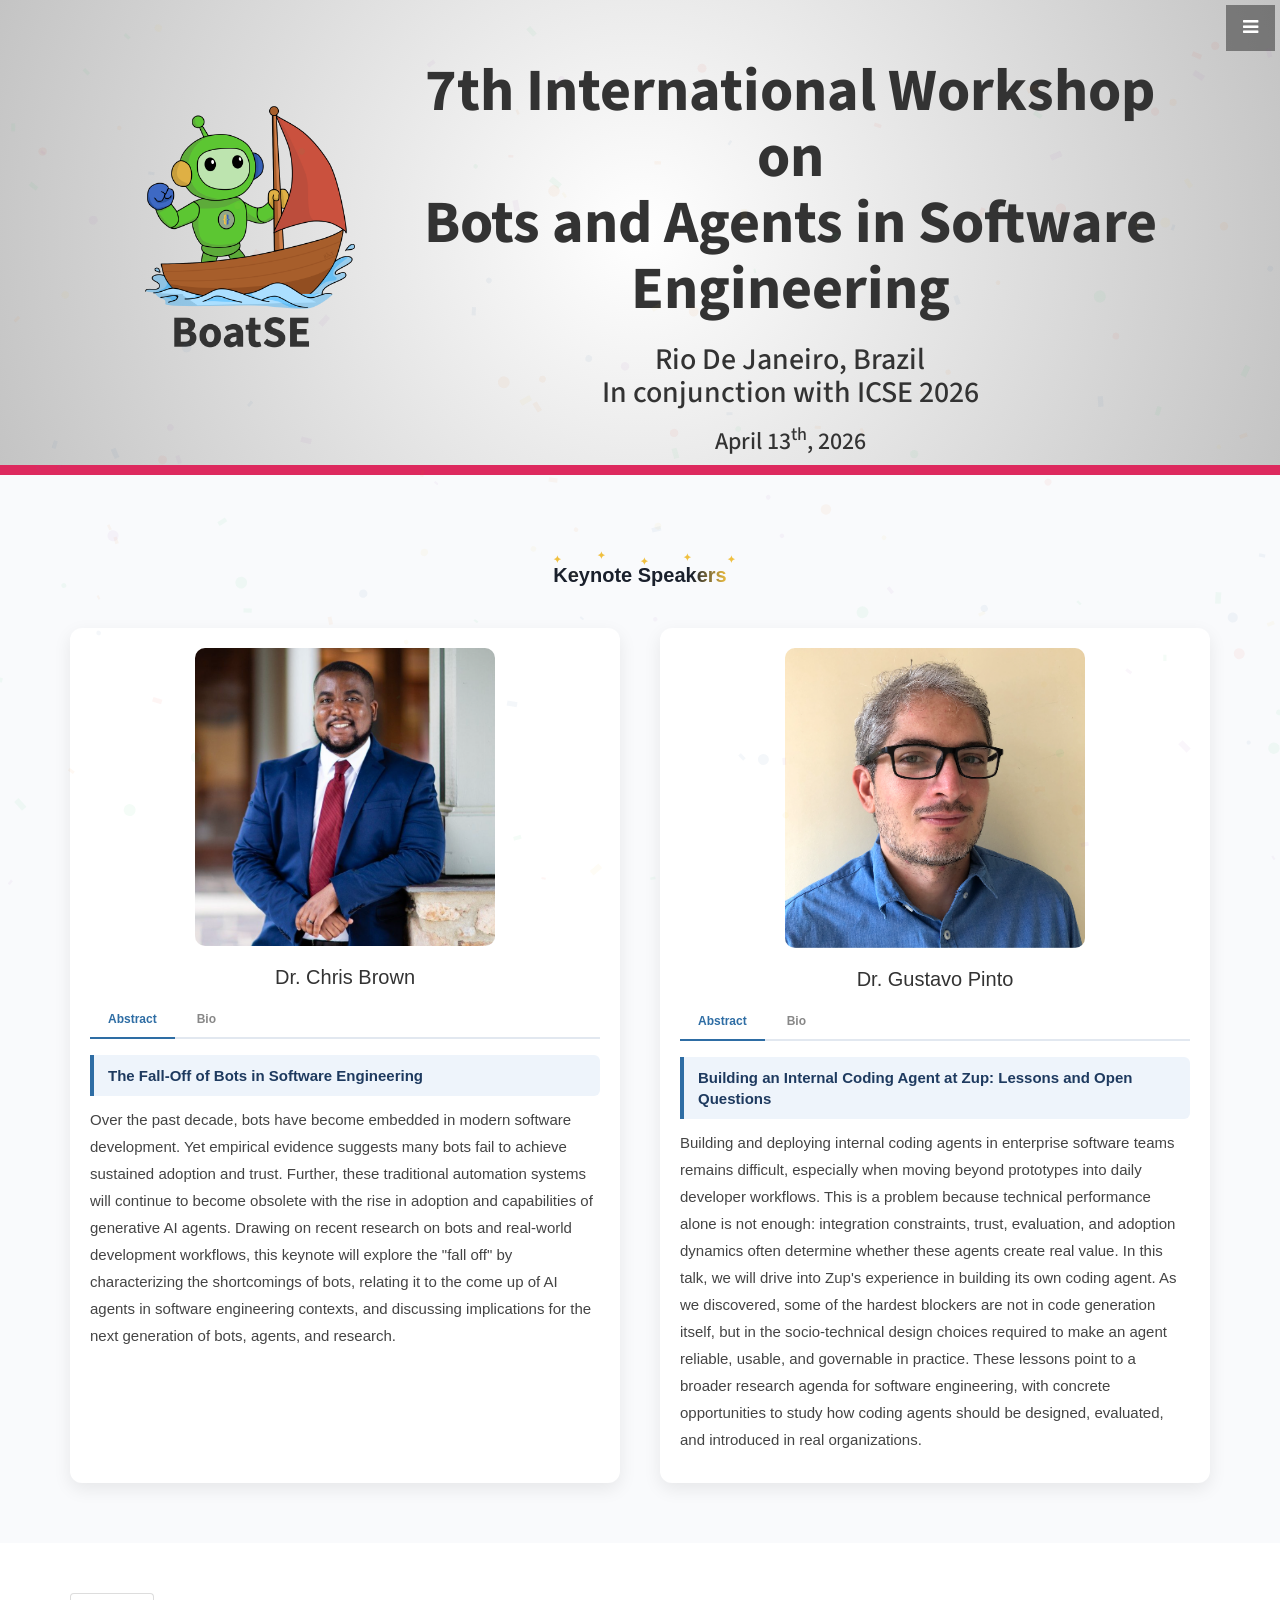
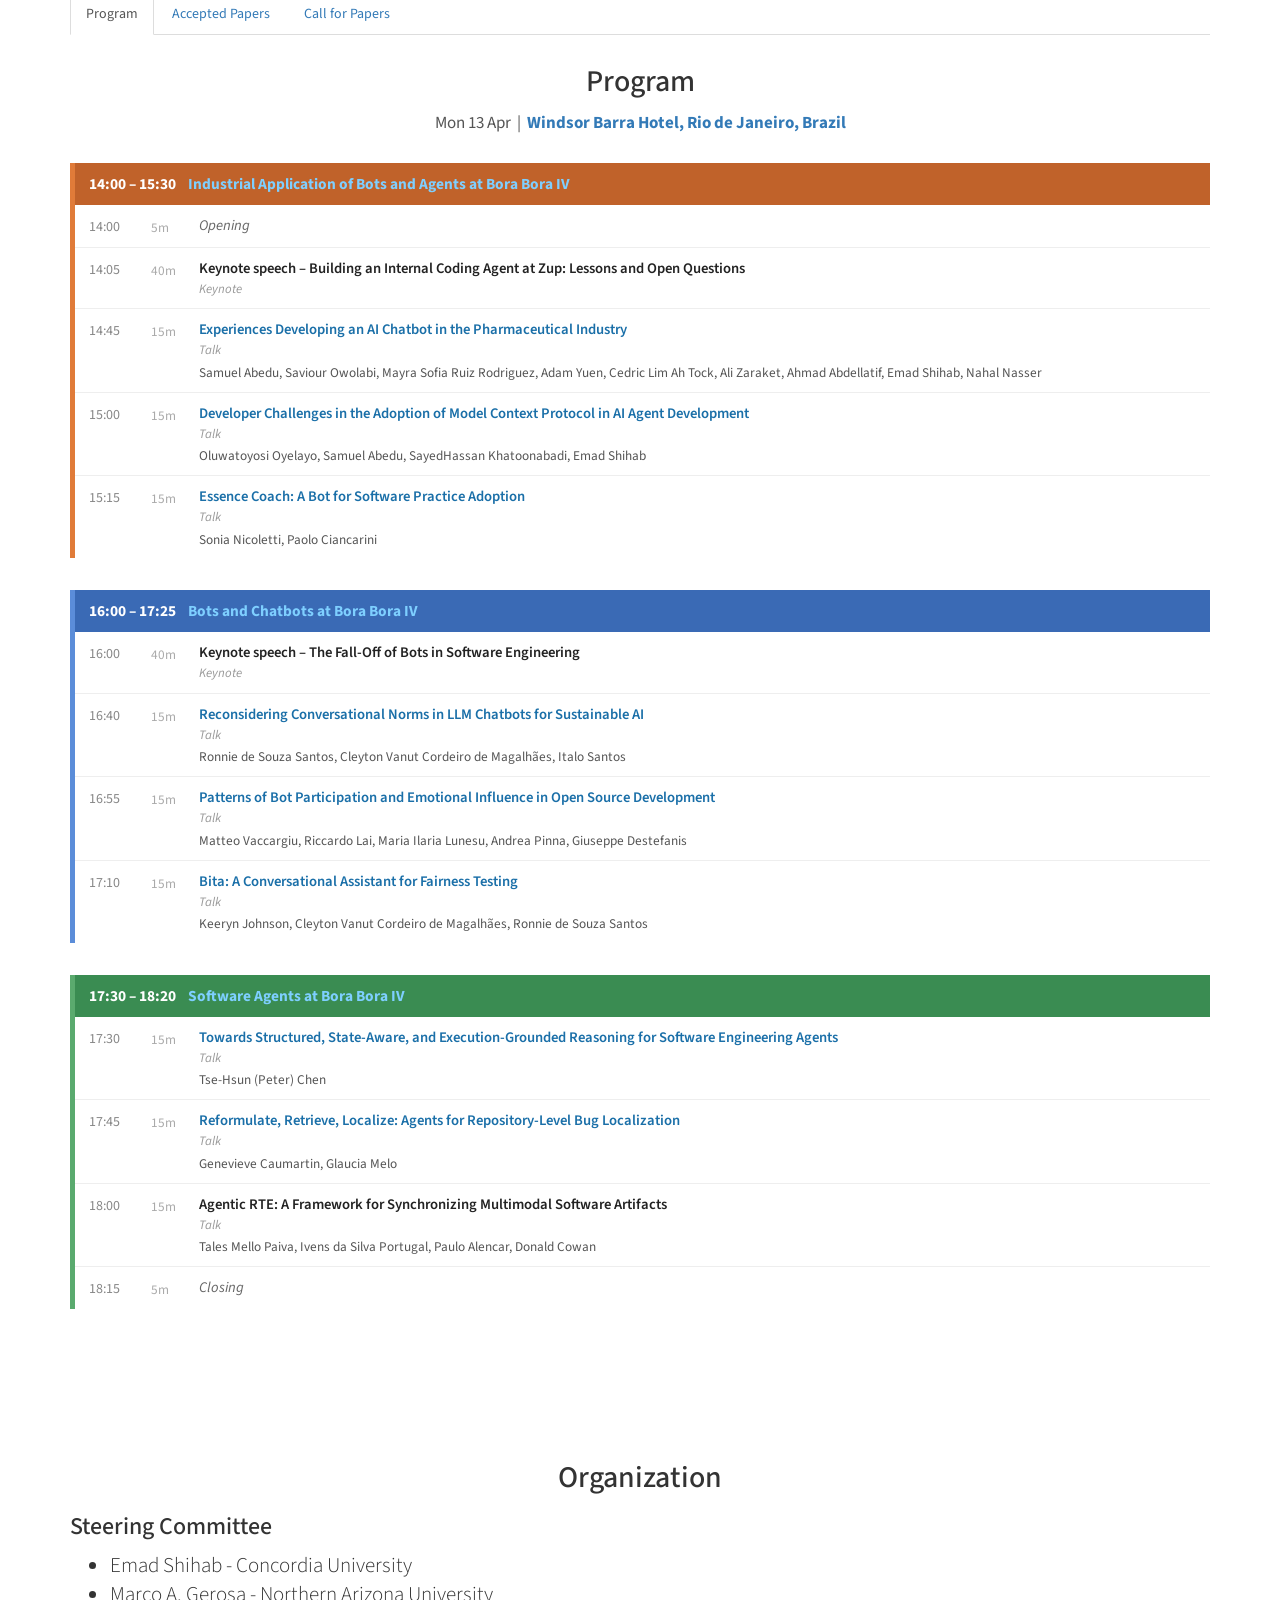
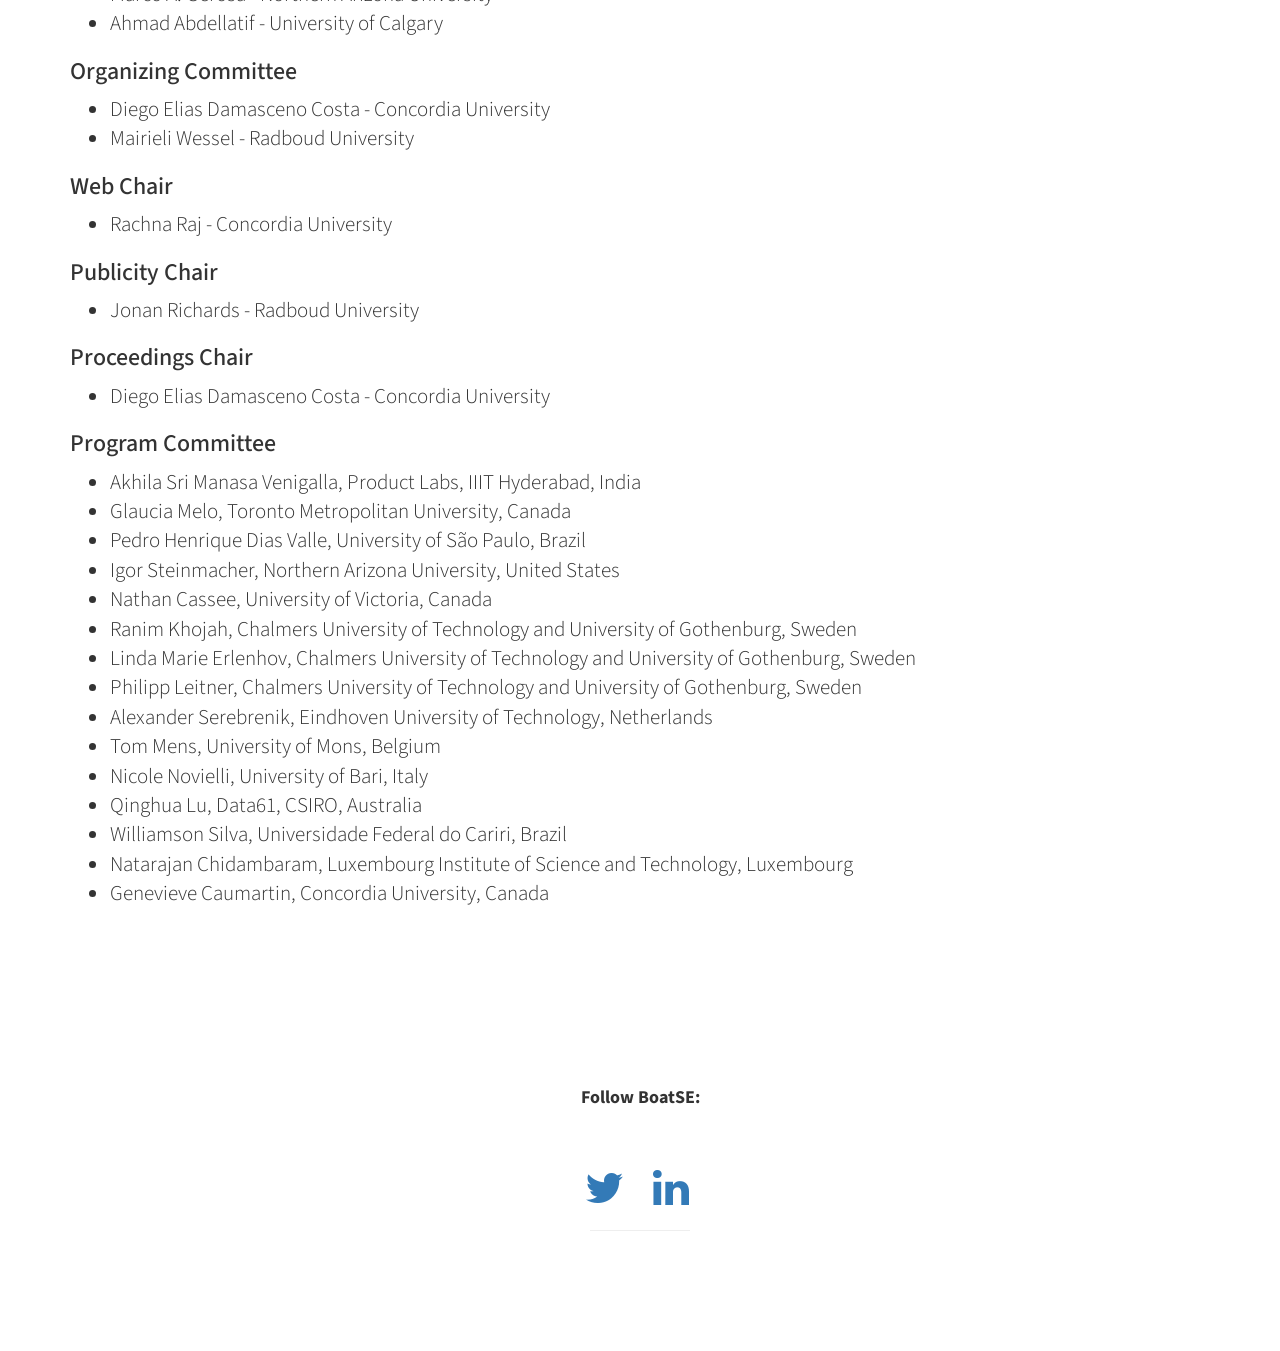
<file: index.html>
<!DOCTYPE html>
<html lang="en">

<head>
    <meta charset="euc-jp">
    <link rel="icon" type="image/x-icon" href="img/botse_logo.png" />

    <meta http-equiv="X-UA-Compatible" content="IE=edge">
    <meta name="viewport" content="width=device-width, initial-scale=1">
    <meta name="description" content="7th International Workshop on Bots and Agents in Software Engineerin">
    <meta name="author" content="">
    <title>BoatSE 2026</title>
    <link href="css/bootstrap.min.css" rel="stylesheet">
    <link href="css/stylish-portfolio.css" rel="stylesheet">
    <link href="font-awesome/css/font-awesome.min.css" rel="stylesheet" type="text/css">
    <link rel="stylesheet" href="css/keynotes.css">
    <link href="https://fonts.googleapis.com/css?family=Source+Sans+Pro:300,400,700,300italic,400italic,700italic"
        rel="stylesheet" type="text/css">
</head>

<body width="device-width">

    <a id="menu-toggle" href="#" class="btn btn-dark btn-lg toggle"><i class="fa fa-bars"></i></a>
    <nav id="sidebar-wrapper">
        <ul class="sidebar-nav">
            <a id="menu-close" href="#" class="btn btn-custom btn-lg pull-right toggle"><i class="fa fa-times"></i></a>
            <li class="sidebar-brand">
                <a href="#top" onclick=$("#menu-close").click();>BoatSE 2026</a>
            </li>
            <li>
                <a href="#top" onclick=$("#menu-close").click();>Keynote Speaker</a>
            </li>
            <li>
                <a href="#accepted" onclick=$("#menu-close").click();>Program</a>
            </li>
            <li>
                <a href="#Registration" onclick=$("#menu-close").click();>Registration</a>
            </li>
            <li>
                <a href="#papers" onclick=$("#menu-close").click();>About BoatSE</a>
            </li>
            <li>
                <a href="#papers" onclick=$("#menu-close").click();>Call for Papers</a>
            </li>
            <li>
                <a href="#dates" onclick=$("#menu-close").click();>Important Dates</a>
            </li>
            <li>
                <a href="#submission" onclick=$("#menu-close").click();>How to Submit</a>
            </li>
            <li>
                <a href="#talk" onclick=$("#menu-close").click();>Lighting Talks</a>
            </li>
            <li>
                <a href="#organization" onclick=$("#menu-close").click();>Organization</a>
            </li>
            <!-- <li>
                <a href="http://botse.org/2025/" >BotSE 2025</a>
            </li> -->

            <li>
                <a href="https://botse.github.io/2025/">BotSE 2025</a>
            </li>
            <li>
                <a href="https://botse.github.io/2023/">BotSE 2023</a>
            </li>
            <li>
                <a href="https://botse.github.io/2022/">BotSE 2022</a>
            </li>
            <li>
                <a href="https://botse.github.io/2021/">BotSE 2021</a>
            </li>
            <li>
                <a href="https://botse.github.io/2020/">BotSE 2020</a>
            </li>
            <li>
                <a href="https://botse.github.io/2019/">BotSE 2019</a>
            </li>
            <!-- <li>
                <a href="2016/" onclick = $("#menu-close").click(); >Previous Editions</a>
            </li> -->
        </ul>
    </nav>


    <header id="top" class="header"
        style="background: radial-gradient(circle,rgba(255, 255, 255, 1) 0%, rgba(196, 196, 196, 1) 100%); color: #333;">
        <div
            style="display: flex; flex-wrap: wrap; align-items: center; justify-content: space-around; padding: 0px min(10vw, 100px);">
            <img style="display: block; max-width:300px; max-height:300px; width: auto; height: auto;"
                src="img/logo_boat2026.png">
            <div style="text-align: center; flex: 1 0 300px;">
                <h1 style="font-size: 60px;padding-top: 5%; color:#333;"> <b>7th International Workshop on <br>Bots and
                        Agents in Software Engineering</b> </h1>
                <h2 style="color: #333;">Rio De Janeiro, Brazil <br> In conjunction with ICSE 2026 </h2>
                <h3 style="color: #333;">April 13<sup>th</sup>, 2026</h3>
            </div>
        </div>
    </header>

    <section id="papersAd" style="background-color: #DD295E; color: white !important;">
        <div class="container">
            <div class="row">
                <div class="col-lg-12">
                    <h4 class="text-center"><a style="color: white;" href="http://papers.botse.org/"></a> </h4>
                </div>
            </div>
        </div>
    </section>


    <canvas id="confetti-canvas"></canvas>
    <section id="keynotes" class="about"
        style="padding: 60px 20px; background: #f9fafc; font-family: Arial, sans-serif;">
        <div class="container">
            <h2 style="margin-bottom: 40px; text-align: center;">
                <span class="shimmer-title">
                    Keynote Speakers
                    <span class="spark" style="top:-10px; left:0%; animation-delay:0s;">&#10022;</span>
                    <span class="spark" style="top:-14px; left:25%; animation-delay:0.4s;">&#10022;</span>
                    <span class="spark" style="top:-8px;  left:50%; animation-delay:0.8s;">&#10022;</span>
                    <span class="spark" style="top:-12px; left:75%; animation-delay:0.3s;">&#10022;</span>
                    <span class="spark" style="top:-10px; left:100%; animation-delay:0.6s;">&#10022;</span>
                </span>
            </h2>

            <div style="display: flex; flex-wrap: wrap; gap: 40px; justify-content: center;">

                <!-- Speaker 1 -->
                <div id="card-cb" class="speaker-card"
                    style="background: #fff; border-radius: 12px; padding: 20px; box-shadow: 0 6px 18px rgba(0,0,0,0.08); text-align: center; flex: 1 1 45%;">
                    <img src="img/ChrisBrown.png" alt="Dr. Chris Brown"
                        style="display: block; width:300px; height:auto; border-radius: 10px; margin: 0 auto 20px;">
                    <h3 style="font-size: 2rem; margin-bottom: 15px;">Dr. Chris Brown</h3>

                    <div class="tabs">
                        <button class="tab-btn active"
                            onclick="switchTabKeynote(this, 'cb-abstract', 'card-cb')">Abstract</button>
                        <button class="tab-btn" onclick="switchTabKeynote(this, 'cb-bio', 'card-cb')">Bio</button>
                    </div>

                    <div id="cb-abstract" class="tab-content active" style="text-align: left;">
                        <div class="talk-title">The Fall-Off of Bots in Software Engineering</div>
                        <p style="font-size: 1.5rem; line-height: 1.8; color: #444;">Over the past decade, bots have
                            become embedded in modern software development. Yet empirical evidence suggests many bots
                            fail to achieve sustained adoption and trust. Further, these traditional automation systems
                            will continue to become obsolete with the rise in adoption and capabilities of generative AI
                            agents. Drawing on recent research on bots and real-world development workflows, this
                            keynote will explore the "fall off" by characterizing the shortcomings of bots, relating it
                            to the come up of AI agents in software engineering contexts, and discussing implications
                            for the next generation of bots, agents, and research.</p>
                    </div>

                    <div id="cb-bio" class="tab-content" style="text-align: left;">
                        <p style="font-size: 1.5rem; line-height: 1.8; color: #444;">Dr. Chris Brown is an Assistant
                            Professor in the Department of Computer Science at Virginia Tech. His research combines
                            empirical methods, human-centered studies, interdisciplinary concepts, and automated tools
                            to equip developers with evidence-based tools and practices that improve programming
                            behaviors, boost productivity, and support better decision-making&mdash;ultimately
                            contributing to more effective and trustworthy software development.
                            <br>
                            He leads the &ldquo;Code World, No Blanket&rdquo; research group at Virginia Tech, and has
                            published widely in top-tier venues such as ESEC/FSE, MSR, SANER, ICSE, etc. His
                            contributions on bots, agents, and digital nudges for software engineering have gained broad
                            recognition, including a <em>Google Research Award</em> and multiple <em>Commonwealth Cyber
                                Initiative (CCI)</em> grants supporting projects on privacy, developer support, and
                            software engineering interventions.
                        </p>
                    </div>
                </div>

                <!-- Speaker 2 -->
                <div id="card-gp" class="speaker-card"
                    style="background: #fff; border-radius: 12px; padding: 20px; box-shadow: 0 6px 18px rgba(0,0,0,0.08); text-align: center; flex: 1 1 45%;">
                    <img src="img/GustavoPinto.png" alt="Dr. Gustavo Pinto"
                        style="display: block; width:300px; height:auto; border-radius: 10px; margin: 0 auto 20px;">
                    <h3 style="font-size: 2rem; margin-bottom: 15px;">Dr. Gustavo Pinto</h3>

                    <div class="tabs">
                        <button class="tab-btn active"
                            onclick="switchTabKeynote(this, 'gp-abstract', 'card-gp')">Abstract</button>
                        <button class="tab-btn" onclick="switchTabKeynote(this, 'gp-bio', 'card-gp')">Bio</button>
                    </div>

                    <div id="gp-abstract" class="tab-content active" style="text-align: left;">
                        <div class="talk-title">Building an Internal Coding Agent at Zup: Lessons and Open Questions
                        </div>
                        <p style="font-size: 1.5rem; line-height: 1.8; color: #444;">Building and deploying internal
                            coding agents in enterprise software teams remains difficult, especially when moving beyond
                            prototypes into daily developer workflows. This is a problem because technical performance
                            alone is not enough: integration constraints, trust, evaluation, and adoption dynamics often
                            determine whether these agents create real value. In this talk, we will drive into Zup's
                            experience in building its own coding agent. As we discovered, some of the hardest blockers
                            are not in code generation itself, but in the socio-technical design choices required to
                            make an agent reliable, usable, and governable in practice. These lessons point to a broader
                            research agenda for software engineering, with concrete opportunities to study how coding
                            agents should be designed, evaluated, and introduced in real organizations.</p>
                    </div>

                    <div id="gp-bio" class="tab-content" style="text-align: left;">
                        <p style="font-size: 1.5rem; line-height: 1.8; color: #444;">Dr. Gustavo Pinto is an assistant
                            professor at the Federal University of Par&aacute;, Brazil and Senior Staff at Zup
                            Innovation, a Brazilian tech company. He holds a PhD in Software Engineering from the
                            Informatics Center at the Federal University of Pernambuco, Brazil. He has very broad
                            interests in Software Engineering, including Open Source Software (communities and
                            contributors), Human Aspects of Software Engineering, Empirical Software Engineering, and
                            Mining Software Repositories techniques.
                            <br>
                            He has published over 100 research papers, some of them in the most important venues in his
                            field (e.g., ICSE, ASE, CSCW, TSE, CACM, etc). He won several international research and
                            service awards, including the <em>MSR Ric Holt Early Career Achievement Award</em> in 2022,
                            one <em>ACM SIGSOFT Distinguished Paper Award</em> in ICSE 2021, and one <em>JSS Paper of
                                the Year</em> in 2019. He also writes regularly at his <em>ML4SE</em> newsletter.
                        </p>
                    </div>
                </div>

            </div>
        </div>
    </section>


    <section id="papers-section" class="about">
        <div class="container">
            <div class="row">
                <div class="col-lg-12">

                    <!-- Tab Navigation -->
                    <ul class="nav nav-tabs" role="tablist" style="margin-bottom: 30px;">
                        <li role="presentation" class="active">
                            <a href="javascript:void(0)" aria-controls="program" role="tab"
                                onclick="switchTab(event, 'program')">Program</a>
                        </li>
                        <li role="presentation">
                            <a href="javascript:void(0)" aria-controls="accepted-papers" role="tab"
                                onclick="switchTab(event, 'accepted-papers')">Accepted Papers</a>
                        </li>
                        <li role="presentation">
                            <a href="javascript:void(0)" aria-controls="call-for-papers" role="tab"
                                onclick="switchTab(event, 'call-for-papers')">Call for Papers</a>
                        </li>
                    </ul>

                    <!-- Tab Content -->
                    <div class="tab-content">

                        <!-- Programs Tab -->
                        <div role="tabpanel" class="tab-pane in active" id="program">
                            <h2 class="text-center">Program</h2>
                            <p class="text-center" style="color:#555; margin-bottom: 24px;">
                                Mon 13 Apr &nbsp;|&nbsp; <strong><a href="https://conf.researchr.org/venue/icse-2026/icse-2026-venue">Windsor Barra Hotel, Rio de Janeiro, Brazil</a></strong>
                            </p>

                            <!-- SESSION 1: Industrial Application of Bots and Agents -->
                            <div class="program-session program-session--industrial">
                                <div class="program-session__header">
                                    14:00 &ndash; 15:30 &nbsp;<span>Industrial Application of Bots and Agents at Bora Bora IV</span>
                                </div>

                                <div class="program-item">
                                    <div class="program-item__time">14:00</div>
                                    <div class="program-item__dur">5m</div>
                                    <div class="program-item__body">
                                        <div class="program-item__title program-item__title--special">Opening</div>
                                    </div>
                                </div>

                                <div class="program-item">
                                    <div class="program-item__time">14:05</div>
                                    <div class="program-item__dur">40m</div>
                                    <div class="program-item__body">
                                        <div class="program-item__title">Keynote speech &ndash; Building an Internal Coding
                                            Agent at Zup: Lessons and Open Questions</div>
                                        <div class="program-item__type">Keynote</div>
                                    </div>
                                </div>

                                <div class="program-item">
                                    <div class="program-item__time">14:45</div>
                                    <div class="program-item__dur">15m</div>
                                    <div class="program-item__body">
                                        <div class="program-item__title">
                                            <a href="https://das.encs.concordia.ca/pdf/abedu_BoatSE2026.pdf"
                                                target="_blank">Experiences Developing an AI Chatbot in the
                                                Pharmaceutical Industry</a>
                                        </div>
                                        <div class="program-item__type">Talk</div>
                                        <div class="program-item__authors">Samuel Abedu, Saviour Owolabi, Mayra Sofia
                                            Ruiz Rodriguez, Adam Yuen, Cedric Lim Ah Tock, Ali Zaraket, Ahmad
                                            Abdellatif, Emad Shihab, Nahal Nasser</div>
                                    </div>
                                </div>

                                <div class="program-item">
                                    <div class="program-item__time">15:00</div>
                                    <div class="program-item__dur">15m</div>
                                    <div class="program-item__body">
                                        <div class="program-item__title">
                                            <a href="https://das.encs.concordia.ca/pdf/oyelayo_BoatSE2026.pdf"
                                                target="_blank">Developer Challenges in the Adoption of Model Context
                                                Protocol in AI Agent Development</a>
                                        </div>
                                        <div class="program-item__type">Talk</div>
                                        <div class="program-item__authors">Oluwatoyosi Oyelayo, Samuel Abedu,
                                            SayedHassan Khatoonabadi, Emad Shihab</div>
                                    </div>
                                </div>

                                <div class="program-item">
                                    <div class="program-item__time">15:15</div>
                                    <div class="program-item__dur">15m</div>
                                    <div class="program-item__body">
                                        <div class="program-item__title">
                                            <a href="https://www.arxiv.org/pdf/2508.16445" target="_blank">Essence
                                                Coach: A Bot for Software Practice Adoption</a>
                                        </div>
                                        <div class="program-item__type">Talk</div>
                                        <div class="program-item__authors">Sonia Nicoletti, Paolo Ciancarini</div>
                                    </div>
                                </div>
                            </div>

                            <!-- SESSION 2: Bots and Chatbots -->
                            <div class="program-session program-session--bots">
                                <div class="program-session__header">
                                    16:00 &ndash; 17:25 &nbsp;<span>Bots and Chatbots at Bora Bora IV</span>
                                </div>

                                <div class="program-item">
                                    <div class="program-item__time">16:00</div>
                                    <div class="program-item__dur">40m</div>
                                    <div class="program-item__body">
                                        <div class="program-item__title">Keynote speech &ndash; The Fall-Off of Bots in
                                            Software Engineering</div>
                                        <div class="program-item__type">Keynote</div>
                                    </div>
                                </div>

                                <div class="program-item">
                                    <div class="program-item__time">16:40</div>
                                    <div class="program-item__dur">15m</div>
                                    <div class="program-item__body">
                                        <div class="program-item__title">
                                            <a href="https://arxiv.org/pdf/2512.14673" target="_blank">Reconsidering
                                                Conversational Norms in LLM Chatbots for Sustainable AI</a>
                                        </div>
                                        <div class="program-item__type">Talk</div>
                                        <div class="program-item__authors">Ronnie de Souza Santos, Cleyton Vanut
                                            Cordeiro de Magalh&atilde;es, Italo Santos</div>
                                    </div>
                                </div>

                                <div class="program-item">
                                    <div class="program-item__time">16:55</div>
                                    <div class="program-item__dur">15m</div>
                                    <div class="program-item__body">
                                        <div class="program-item__title">
                                            <a href="https://www.arxiv.org/pdf/2601.11138" target="_blank">Patterns of
                                                Bot Participation and Emotional Influence in Open Source Development</a>
                                        </div>
                                        <div class="program-item__type">Talk</div>
                                        <div class="program-item__authors">Matteo Vaccargiu, Riccardo Lai, Maria Ilaria
                                            Lunesu, Andrea Pinna, Giuseppe Destefanis</div>
                                    </div>
                                </div>

                                <div class="program-item">
                                    <div class="program-item__time">17:10</div>
                                    <div class="program-item__dur">15m</div>
                                    <div class="program-item__body">
                                        <div class="program-item__title">
                                            <a href="https://arxiv.org/pdf/2512.05428" target="_blank">Bita: A
                                                Conversational Assistant for Fairness Testing</a>
                                        </div>
                                        <div class="program-item__type">Talk</div>
                                        <div class="program-item__authors">Keeryn Johnson, Cleyton Vanut Cordeiro de
                                            Magalh&atilde;es, Ronnie de Souza Santos</div>
                                    </div>
                                </div>
                            </div>

                            <!-- SESSION 3: Software Agents -->
                            <div class="program-session program-session--agents">
                                <div class="program-session__header">
                                    17:30 &ndash; 18:20 &nbsp;<span>Software Agents at Bora Bora IV</span>
                                </div>

                                <div class="program-item">
                                    <div class="program-item__time">17:30</div>
                                    <div class="program-item__dur">15m</div>
                                    <div class="program-item__body">
                                        <div class="program-item__title">
                                            <a href="https://www.arxiv.org/pdf/2602.04640" target="_blank">Towards
                                                Structured, State-Aware, and Execution-Grounded Reasoning for Software
                                                Engineering Agents</a>
                                        </div>
                                        <div class="program-item__type">Talk</div>
                                        <div class="program-item__authors">Tse-Hsun (Peter) Chen</div>
                                    </div>
                                </div>

                                <div class="program-item">
                                    <div class="program-item__time">17:45</div>
                                    <div class="program-item__dur">15m</div>
                                    <div class="program-item__body">
                                        <div class="program-item__title">
                                            <a href="https://www.arxiv.org/pdf/2512.07022" target="_blank">Reformulate,
                                                Retrieve, Localize: Agents for Repository-Level Bug Localization</a>
                                        </div>
                                        <div class="program-item__type">Talk</div>
                                        <div class="program-item__authors">Genevieve Caumartin, Glaucia Melo</div>
                                    </div>
                                </div>

                                <div class="program-item">
                                    <div class="program-item__time">18:00</div>
                                    <div class="program-item__dur">15m</div>
                                    <div class="program-item__body">
                                        <div class="program-item__title">Agentic RTE: A Framework for Synchronizing
                                            Multimodal Software Artifacts</div>
                                        <div class="program-item__type">Talk</div>
                                        <div class="program-item__authors">Tales Mello Paiva, Ivens da Silva Portugal,
                                            Paulo Alencar, Donald Cowan</div>
                                    </div>
                                </div>

                                <div class="program-item">
                                    <div class="program-item__time">18:15</div>
                                    <div class="program-item__dur">5m</div>
                                    <div class="program-item__body">
                                        <div class="program-item__title program-item__title--special">Closing</div>
                                    </div>
                                </div>
                            </div>
                        </div><!-- closes #program tab -->

                        <!-- Accepted Papers Tab -->
                        <div role="tabpanel" class="tab-pane" id="accepted-papers">
                            <h2 class="text-center">Accepted Papers</h2>
                            <ul class="lead" style="list-style: none; padding-left: 0;">
                                <li style="margin-bottom: 25px;">
                                    <i class="fa fa-star" style="color: #ffd700; margin-right: 10px;"></i>
                                    <span style="font-size: 1.2em;">Patterns of Bot Participation and Emotional
                                        Influence in Open Source Development</span>
                                    <a href="https://www.arxiv.org/pdf/2601.11138" target="_blank"
                                        style="font-size: 0.85em; color: #4CAF50; text-decoration: none; border: 1px solid #4CAF50; padding: 1px 5px; border-radius: 3px;"><b>pre-print</b></a><br>
                                    <small style="margin-left: 30px;">Matteo Vaccargiu, Riccardo Lai, Maria Ilaria
                                        Lunesu, Andrea Pinna, Giuseppe Destefanis</small>
                                </li>
                                <li style="margin-bottom: 25px;">
                                    <i class="fa fa-star" style="color: #ffd700; margin-right: 10px;"></i>
                                    <span style="font-size: 1.2em;">Towards Structured, State-Aware, and
                                        Execution-Grounded Reasoning for Software Engineering Agents</span><br>
                                    <small style="margin-left: 30px;">Tse-Hsun (Peter) Chen</small>
                                    <a href="https://www.arxiv.org/pdf/2602.04640" target="_blank"
                                        style="font-size: 0.85em; color: #4CAF50; text-decoration: none; border: 1px solid #4CAF50; padding: 1px 5px; border-radius: 3px;"><b>pre-print</b></a>
                                </li>
                                <li style="margin-bottom: 25px;">
                                    <i class="fa fa-star" style="color: #ffd700; margin-right: 10px;"></i>
                                    <span style="font-size: 1.2em;">Reconsidering Conversational Norms in LLM Chatbots
                                        for Sustainable AI</span>
                                    <a href="https://arxiv.org/pdf/2512.14673" target="_blank"
                                        style="font-size: 0.85em; color: #4CAF50; text-decoration: none; border: 1px solid #4CAF50; padding: 1px 5px; border-radius: 3px;"><b>pre-print</b></a><br>
                                    <small style="margin-left: 30px;">Ronnie de Souza Santos, Cleyton Vanut Cordeiro de
                                        Magalh&atilde;es, Italo Santos</small>
                                </li>
                                <li style="margin-bottom: 25px;">
                                    <i class="fa fa-star" style="color: #ffd700; margin-right: 10px;"></i>
                                    <span style="font-size: 1.2em;">Experience Report: Handbook for Agent
                                        Development</span><br>
                                    <small style="margin-left: 30px;">Leonhard Applis, Sungmin Kang</small>
                                </li>
                                <li style="margin-bottom: 25px;">
                                    <i class="fa fa-star" style="color: #ffd700; margin-right: 10px;"></i>
                                    <span style="font-size: 1.2em;">Bita: A Conversational Assistant for Fairness
                                        Testing</span>
                                    <a href="https://arxiv.org/pdf/2512.05428" target="_blank"
                                        style="font-size: 0.85em; color: #4CAF50; text-decoration: none; border: 1px solid #4CAF50; padding: 1px 5px; border-radius: 3px;"><b>pre-print</b></a><br>
                                    <small style="margin-left: 30px;">Keeryn Johnson, Cleyton Vanut Cordeiro de
                                        Magalh&atilde;es, Ronnie de Souza Santos</small>
                                </li>
                                <li style="margin-bottom: 25px;">
                                    <i class="fa fa-star" style="color: #ffd700; margin-right: 10px;"></i>
                                    <span style="font-size: 1.2em;">Reformulate, Retrieve, Localize: Agents for
                                        Repository-Level Bug Localization</span>
                                    <a href="https://www.arxiv.org/pdf/2512.07022" target="_blank"
                                        style="font-size: 0.85em; color: #4CAF50; text-decoration: none; border: 1px solid #4CAF50; padding: 1px 5px; border-radius: 3px;"><b>pre-print</b></a><br>
                                    <small style="margin-left: 30px;">Genevieve Caumartin, Glaucia Melo</small>
                                </li>
                                <li style="margin-bottom: 25px;">
                                    <i class="fa fa-star" style="color: #ffd700; margin-right: 10px;"></i>
                                    <span style="font-size: 1.2em;">Agentic RTE: A Framework for Synchronizing
                                        Multimodal Software Artifacts</span><br>
                                    <small style="margin-left: 30px;">Tales Mello Paiva, Ivens da Silva Portugal, Paulo
                                        Alencar, Donald Cowan</small>
                                </li>
                                <li style="margin-bottom: 25px;">
                                    <i class="fa fa-star" style="color: #ffd700; margin-right: 10px;"></i>
                                    <span style="font-size: 1.2em;">Developer Challenges in the Adoption of Model
                                        Context Protocol in AI Agent Development</span>
                                    <a href="https://das.encs.concordia.ca/pdf/oyelayo_BoatSE2026.pdf" target="_blank"
                                        style="font-size: 0.85em; color: #4CAF50; text-decoration: none; border: 1px solid #4CAF50; padding: 1px 5px; border-radius: 3px;"><b>pre-print</b></a><br>
                                    <small style="margin-left: 30px;">Oluwatoyosi Oyelayo, Samuel Abedu, SayedHassan
                                        Khatoonabadi, Emad Shihab</small>
                                </li>
                                <li style="margin-bottom: 25px;">
                                    <i class="fa fa-star" style="color: #ffd700; margin-right: 10px;"></i>
                                    <span style="font-size: 1.2em;">Experiences Developing an AI Chatbot in the
                                        Pharmaceutical Industry</span>
                                    <a href="https://das.encs.concordia.ca/pdf/abedu_BoatSE2026.pdf" target="_blank"
                                        style="font-size: 0.85em; color: #4CAF50; text-decoration: none; border: 1px solid #4CAF50; padding: 1px 5px; border-radius: 3px;"><b>pre-print</b></a><br>
                                    <small style="margin-left: 30px;">Samuel Abedu, Saviour Owolabi, Mayra Sofia Ruiz
                                        Rodriguez, Adam Yuen, Cedric Lim Ah Tock, Ali Zaraket, Ahmad Abdellatif, Emad
                                        Shihab, Nahal Nasser</small>
                                </li>
                                <li style="margin-bottom: 25px;">
                                    <i class="fa fa-star" style="color: #ffd700; margin-right: 10px;"></i>
                                    <span style="font-size: 1.2em;">Essence Coach: A Bot for Software Practice
                                        Adoption</span>
                                    <a href="https://www.arxiv.org/pdf/2508.16445" target="_blank"
                                        style="font-size: 0.85em; color: #4CAF50; text-decoration: none; border: 1px solid #4CAF50; padding: 1px 5px; border-radius: 3px;"><b>pre-print</b></a><br>
                                    <small style="margin-left: 30px;">Sonia Nicoletti, Paolo Ciancarini</small>
                                </li>
                            </ul>
                        </div><!-- closes #accepted-papers -->

                        <!-- Call for Papers Tab -->
                        <div role="tabpanel" class="tab-pane" id="call-for-papers">
                            <h2 class="text-center">Call for Papers<br>International Workshop on Bots and Agents in
                                Software Engineering<br>(BoatSE)</h2>
                            <p class="lead" style="text-align: justify;">
                                Bots (short for software robots) are software applications that perform often repetitive
                                or simple tasks. In particular, social and chat bots interacting with humans are a
                                recent research topic. Similarly, bots can be used to automate many tasks that are
                                performed by software practitioners and teams in their day-to-day work. Recent work
                                argue that bots can save developers' time and significantly increase productivity.
                                Therefore, the goal of this one-day workshop is to bring together software engineering
                                researchers and practitioners to discuss the opportunities and challenges of bots in
                                software engineering. We solicit <b>6-page work in progress papers, position papers, and
                                    experience reports.</b> Work in progress papers are expected to describe new
                                research results and make contributions to the body knowledge in the area. Position
                                papers are expected to discuss controversial issues in the field, or describe
                                interesting or thought provoking ideas that are not yet fully developed. Experience
                                reports are expected to describe experiences with (amongst other things) the
                                development, deployment, and maintenance of bot-based systems in the software
                                engineering domain. We have also included <b>5-page extended abstract publications</b>
                                free of APC charges that will appear as extended abstracts in the proceedings. All
                                submissions will be reviewed by at least three program committee members. Accepted
                                submissions will be invited to give a talk to present their findings.
                            </p>
                            <ul class="lead">
                                <li>Using bots and agents to derive software requirements and documentation</li>
                                <li>Using bots and agents in the context of the reliability, quality, safety, security,
                                    privacy, and trustworthiness of software systems</li>
                                <li>Using bots and agents to support software continuous integration, deployment, and
                                    delivery</li>
                                <li>Using bots and agents to enhance and support software testing &amp; maintenance</li>
                                <li>Supporting and answering developer questions using bots</li>
                                <li>Issues related to the use of, or research on, SE bots and agents (e.g., privacy,
                                    ethical, human-computer interaction)</li>
                                <li>Practical experiences in developing bots</li>
                                <li>Experiences on using bot frameworks in software systems</li>
                            </ul>

                            <h2 class="text-center">Important Dates</h2>
                            <p class="lead">All deadlines are firm at the Anywhere on Earth (AoE):</p>
                            <ul class="lead">
                                <li>Submission Deadline: 27 October 2025</li>
                                <li>Acceptance Notification: 24 November 2025</li>
                                <li>Camera Ready: 26 January 2026</li>
                            </ul>

                            <h2 class="text-center">How to Submit (adapted from ICSE)</h2>
                            <p class="lead" style="text-align: justify;">
                                Submissions should be made via <a href="https://icse2026-boatse.hotcrp.com">HotCRP</a>
                                by the submission deadline.<br><br>
                                All submissions must be in PDF format and conform, at the time of submission, to the
                                official ACM Primary Article Template, which can be obtained from the <a
                                    href="https://www.acm.org/publications/proceedings-template">ACM Proceedings
                                    Template page</a>.
                                LaTeX users should use the <code>sigconf</code> option and the <code>review</code>
                                option to produce line numbers for reviewer reference. The following LaTeX code should
                                be placed at the start of the document:<br><br>
                                <span style="color:crimson">\documentclass[sigconf,review]{acmart}</span><br><br>
                                Submissions must not exceed 6 pages, including all text, figures, tables, and
                                appendices; one additional page containing only references is permitted.<br><br>
                                By submitting to BoatSE 2026, authors acknowledge awareness and agreement with the <a
                                    href="https://www.acm.org/publications/policies/plagiarism">ACM Policy and
                                    Procedures on Plagiarism</a> and the <a
                                    href="https://www.ieee.org/publications/rights/plagiarism/id-plagiarism.html">IEEE
                                    Plagiarism FAQ</a>.
                            </p>
                        </div><!--  closes #call-for-papers -->

                    </div><!-- closes .tab-content -->
                </div><!-- closes .col-lg-12 -->
            </div><!-- closes .row -->
        </div><!-- closes .container -->
    </section><!-- closes #papers-section -->

    <section id="organization" class="about">
        <div class="container">
            <div class="row">
                <div class="col-lg-12">
                    <h2 class="text-center">Organization</h2>

                    <h3>Steering Committee</h3>
                    <ul class="lead">
                        <li>Emad Shihab - Concordia University </li>
                        <li>Marco A. Gerosa - Northern Arizona University</li>
                        <li>Ahmad Abdellatif - University of Calgary</li>
                    </ul>

                    <h3>Organizing Committee</h3>
                    <ul class="lead">
                        <li>Diego Elias Damasceno Costa - Concordia University</li>
                        <li>Mairieli Wessel - Radboud University</li>
                    </ul>

                    <h3>Web Chair</h3>
                    <ul class="lead">
                        <li>
                            Rachna Raj - Concordia University
                        </li>
                    </ul>


                    <h3>Publicity Chair</h3>
                    <ul class="lead">
                        <li> Jonan Richards - Radboud University</li>
                    </ul>


                    <h3>Proceedings Chair</h3>
                    <ul class="lead">
                        <li>Diego Elias Damasceno Costa - Concordia University</li>
                    </ul>


                    <h3>Program Committee</h3>
                    <ul class="lead">

                        <li>Akhila Sri Manasa Venigalla, Product Labs, IIIT Hyderabad, India</li>
                        <li>Glaucia Melo, Toronto Metropolitan University, Canada</li>
                        <li>Pedro Henrique Dias Valle, University of S&atilde;o Paulo, Brazil</li>
                        <li>Igor Steinmacher, Northern Arizona University, United States</li>
                        <li>Nathan Cassee, University of Victoria, Canada</li>
                        <li>Ranim Khojah, Chalmers University of Technology and University of Gothenburg, Sweden</li>
                        <li>Linda Marie Erlenhov, Chalmers University of Technology and University of Gothenburg, Sweden
                        </li>
                        <li>Philipp Leitner, Chalmers University of Technology and University of Gothenburg, Sweden</li>
                        <li>Alexander Serebrenik, Eindhoven University of Technology, Netherlands</li>
                        <li>Tom Mens, University of Mons, Belgium</li>
                        <li>Nicole Novielli, University of Bari, Italy</li>
                        <li>Qinghua Lu, Data61, CSIRO, Australia</li>
                        <li>Williamson Silva, Universidade Federal do Cariri, Brazil</li>
                        <li>Natarajan Chidambaram, Luxembourg Institute of Science and Technology, Luxembourg</li>
                        <li>Genevieve Caumartin, Concordia University, Canada</li>


                    </ul>

                </div>
            </div>

        </div>

    </section>


    <footer>
        <div class="container">
            <div class="row">
                <div class="col-lg-10 col-lg-offset-1 text-center">
                    <h4><strong>Follow BoatSE:</strong>
                    </h4>
                    <p><br></p>

                    <br>
                    <ul class="list-inline">

                        <li>
                            <a href="https://twitter.com/BotSE_WS"><i class="fa fa-twitter fa-fw fa-3x"></i></a>
                        </li>
                        <!-- <li>
                            <a href="https://www.facebook.com/BotSEws"><i class="fa fa-facebook fa-fw fa-3x"></i></a>
                        </li> -->

                        <li>
                            <a href="https://www.linkedin.com/company/boatse/about/"><i
                                    class="fa fa-linkedin fa-fw fa-3x"></i></a>
                        </li>

                    </ul>
                    <hr class="small">
                    <p class="text-muted"></p>
                </div>
            </div>
        </div>
    </footer>

    <!-- jQuery -->
    <script src="js/jquery.js"></script>


    <script src="js/bootstrap.min.js"></script>
    <!-- added a function for switching between accepted papers and call for papers tab. -->

    <script src="js/tabswitch.js"></script>


    <script>

        $("#menu-close").click(function (e) {
            e.preventDefault();
            $("#sidebar-wrapper").toggleClass("active");
        });

        $("#menu-toggle").click(function (e) {
            e.preventDefault();
            $("#sidebar-wrapper").toggleClass("active");
        });

        $(function () {
            $('a[href*=#]:not([href=#])').click(function () {
                if (location.pathname.replace(/^\//, '') == this.pathname.replace(/^\//, '') || location.hostname == this.hostname) {

                    var target = $(this.hash);
                    target = target.length ? target : $('[name=' + this.hash.slice(1) + ']');
                    if (target.length) {
                        $('html,body').animate({
                            scrollTop: target.offset().top
                        }, 1000);
                        return false;
                    }
                }
            });
        });
    </script>


    <!-- for switching tabs in keynotes section -->
    <script>
        function switchTabKeynote(btn, targetId, cardId) {
            const card = document.getElementById(cardId);
            card.querySelectorAll('.tab-btn').forEach(b => b.classList.remove('active'));
            card.querySelectorAll('.tab-content').forEach(c => c.classList.remove('active'));
            btn.classList.add('active');
            document.getElementById(targetId).classList.add('active');
        }
    </script>


    <!-- for confetti effect on keynote title -->

    <script>
        const canvas = document.getElementById('confetti-canvas');
        const ctx = canvas.getContext('2d');

        function resize() { canvas.width = window.innerWidth; canvas.height = window.innerHeight; }
        resize();
        window.addEventListener('resize', resize);

        let particles = [];

        function randomColor() {
            const colors = ['#f0c040', '#2e6da4', '#e74c3c', '#2ecc71', '#9b59b6', '#e67e22'];
            return colors[Math.floor(Math.random() * colors.length)];
        }

        function launchConfetti() {
            particles = [];
            for (let i = 0; i < 180; i++) {
                particles.push({
                    x: canvas.width / 2,
                    y: canvas.height * 0.12,
                    vx: (Math.random() - 0.5) * 16,
                    vy: (Math.random() - 1.4) * 10,
                    size: Math.random() * 8 + 4,
                    color: randomColor(),
                    rotation: Math.random() * 360,
                    rotationSpeed: (Math.random() - 0.5) * 6,
                    shape: Math.random() > 0.5 ? 'rect' : 'circle',
                    alpha: 1
                });
            }
            animateConfetti();
        }

        function animateConfetti() {
            ctx.clearRect(0, 0, canvas.width, canvas.height);
            particles.forEach(p => {
                p.x += p.vx;
                p.vy += 0.3;
                p.y += p.vy;
                p.rotation += p.rotationSpeed;
                p.alpha -= 0.011;
                ctx.save();
                ctx.globalAlpha = Math.max(p.alpha, 0);
                ctx.translate(p.x, p.y);
                ctx.rotate(p.rotation * Math.PI / 180);
                ctx.fillStyle = p.color;
                if (p.shape === 'rect') ctx.fillRect(-p.size / 2, -p.size / 2, p.size, p.size * 0.5);
                else { ctx.beginPath(); ctx.arc(0, 0, p.size / 2, 0, Math.PI * 2); ctx.fill(); }
                ctx.restore();
            });
            particles = particles.filter(p => p.alpha > 0);
            if (particles.length > 0) requestAnimationFrame(animateConfetti);
            else ctx.clearRect(0, 0, canvas.width, canvas.height);
        }

        document.addEventListener('DOMContentLoaded', () => launchConfetti());
    </script>

</body>

</html>
</file>
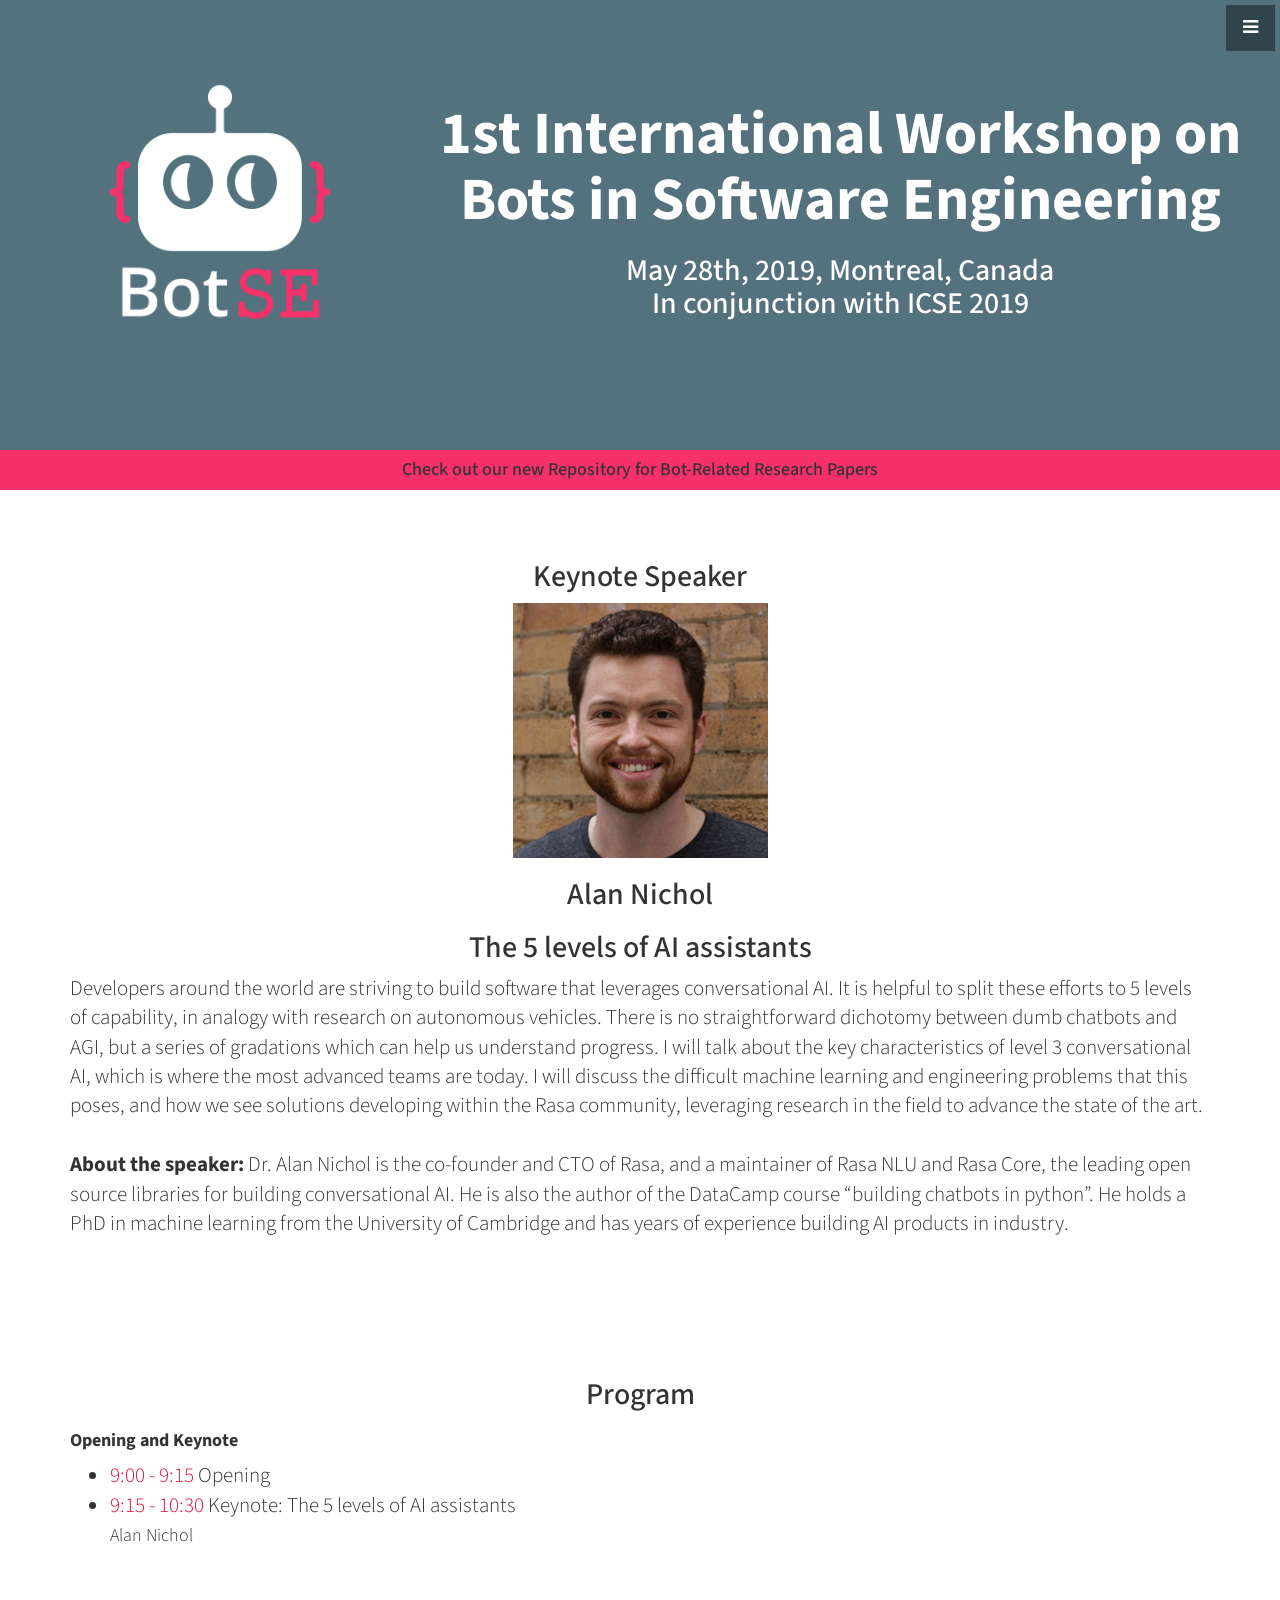
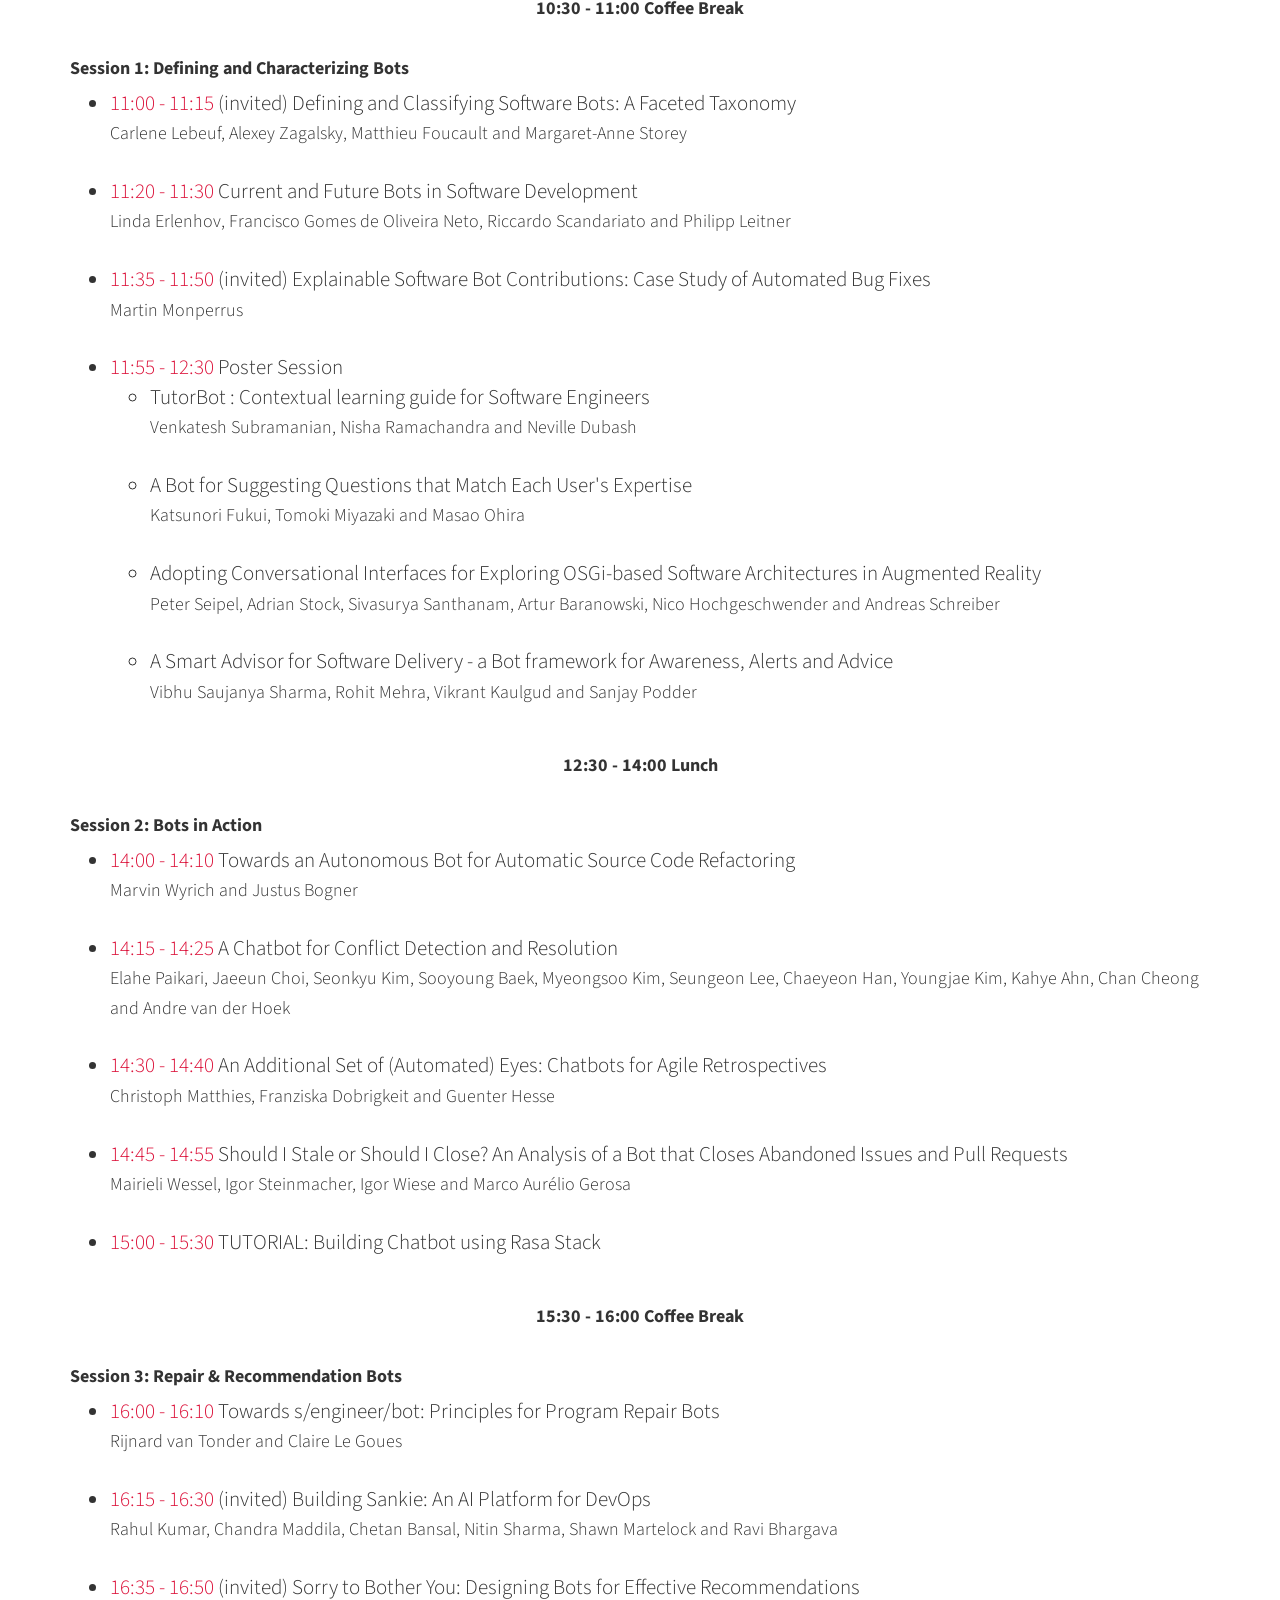
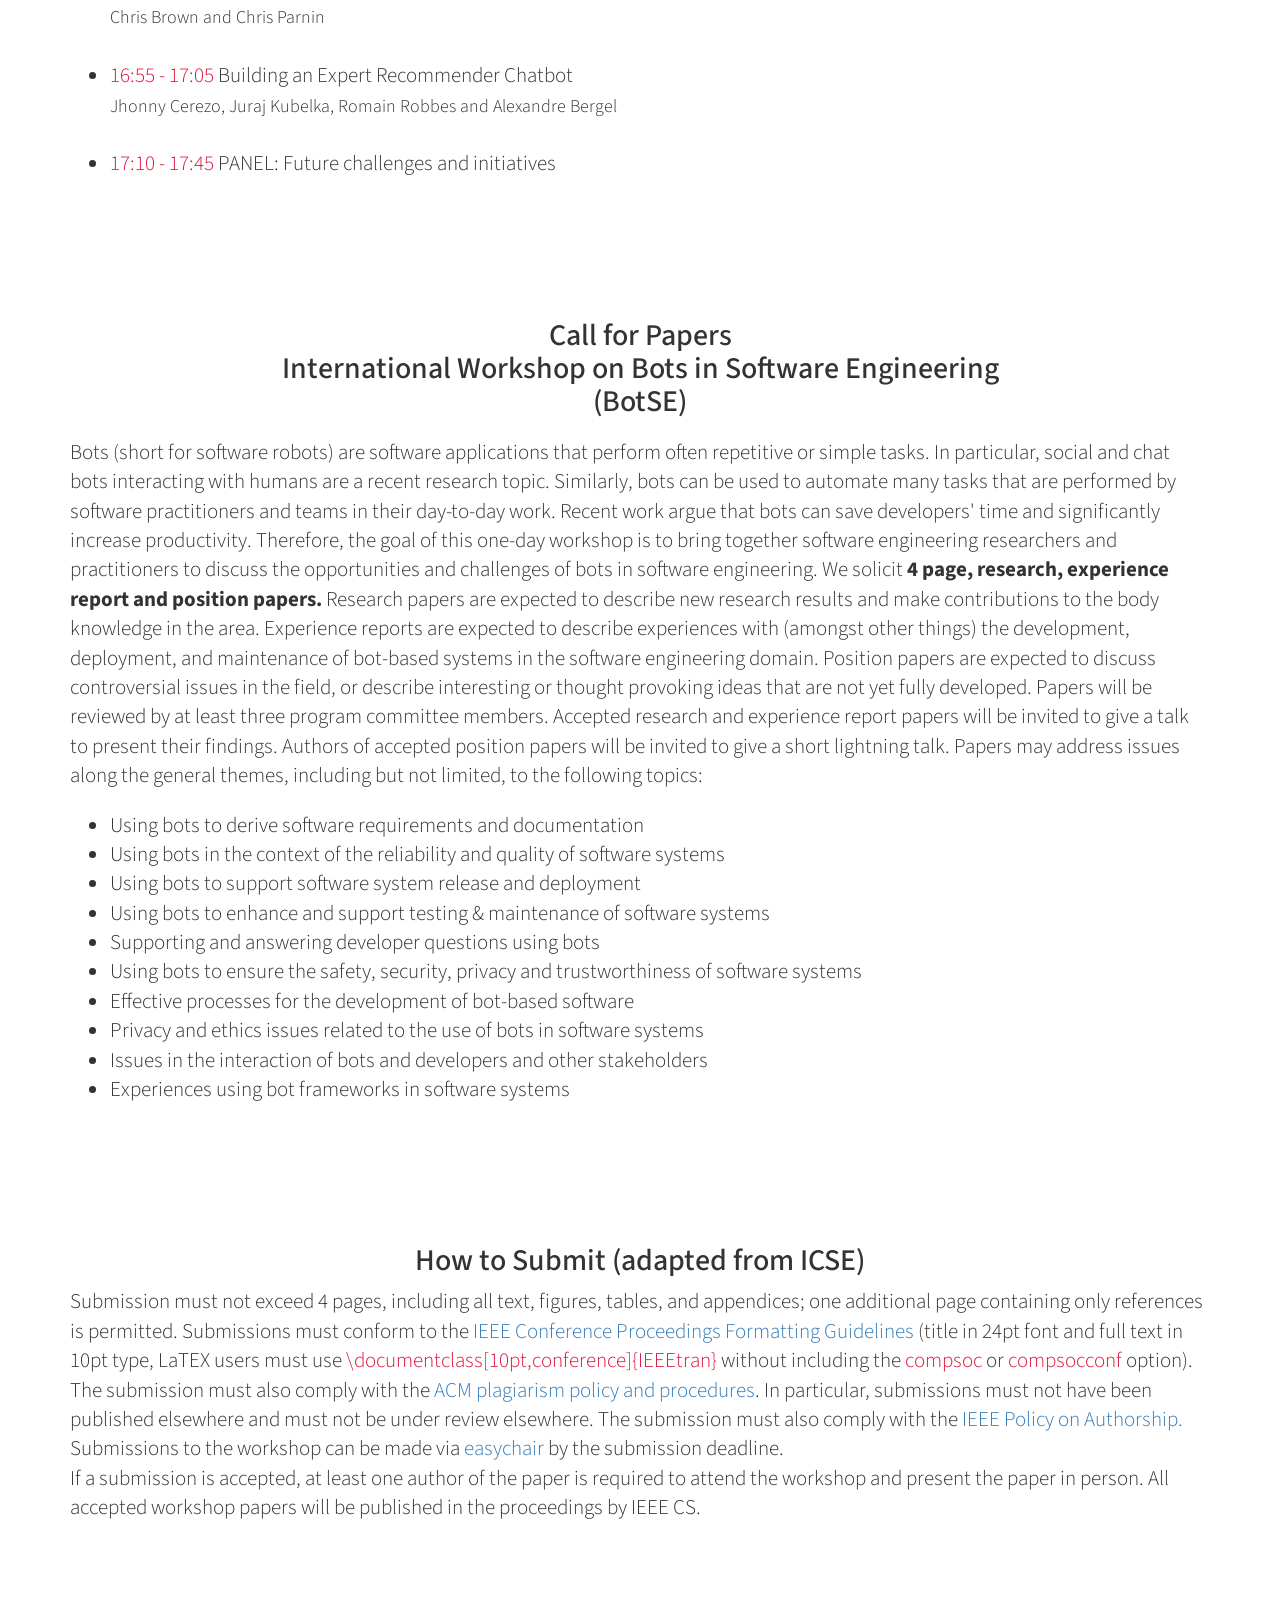
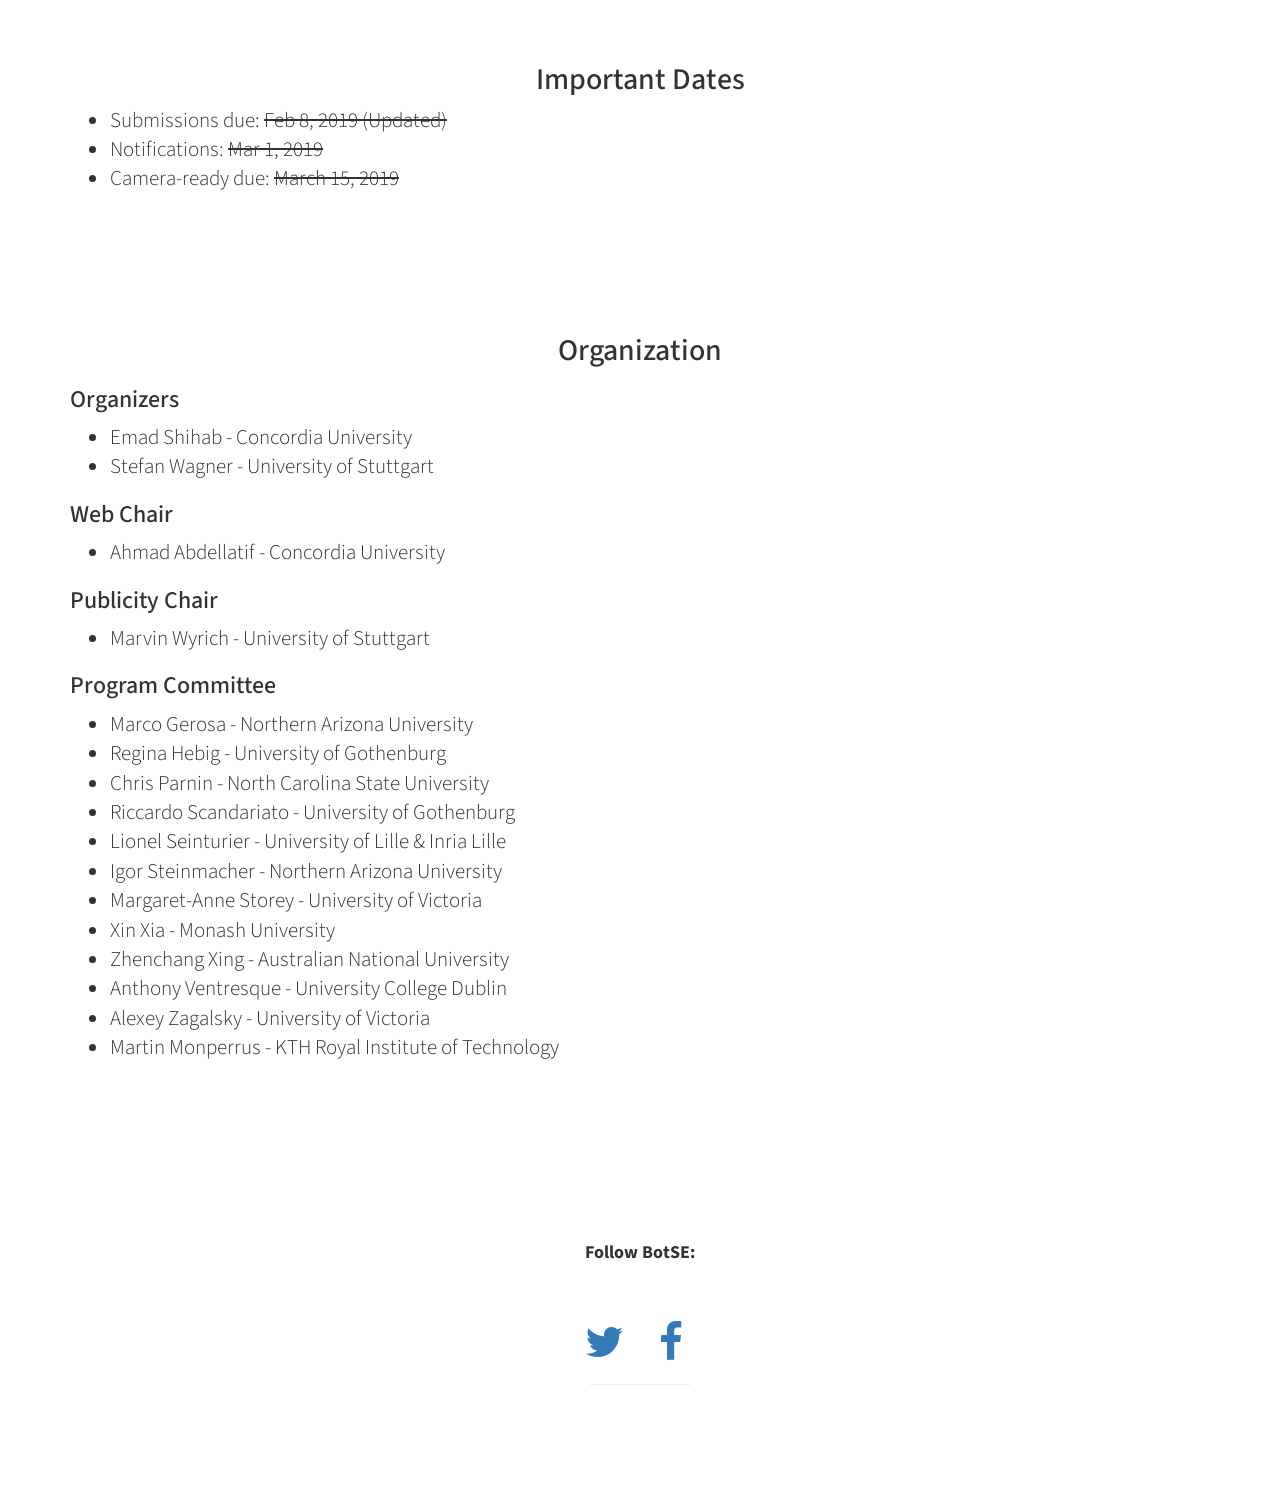
<file: 2019/index.html>
<!DOCTYPE html>
<html lang="en">

<head>

    <meta charset="utf-8">
    <meta http-equiv="X-UA-Compatible" content="IE=edge">
    <meta name="viewport" content="width=device-width, initial-scale=1">
    <meta name="description" content="">
    <meta name="author" content="">
    <title>BotSE 2019</title>
    <link href="css/bootstrap.min.css" rel="stylesheet">
    <link href="css/stylish-portfolio.css" rel="stylesheet">   
    <link href="font-awesome/css/font-awesome.min.css" rel="stylesheet" type="text/css">
    <link href="http://fonts.googleapis.com/css?family=Source+Sans+Pro:300,400,700,300italic,400italic,700italic" rel="stylesheet" type="text/css">
</head>

<body width = "device-width">   
    
    <a id="menu-toggle" href="#" class="btn btn-dark btn-lg toggle"><i class="fa fa-bars"></i></a>
    <nav id="sidebar-wrapper">
        <ul class="sidebar-nav">
            <a id="menu-close" href="#" class="btn btn-custom btn-lg pull-right toggle"><i class="fa fa-times"></i></a>
            <li class="sidebar-brand">
                <a href="#top"  onclick = $("#menu-close").click(); >BotSE 2019</a>
            </li>
            <li>
                <a href="#top" onclick = $("#menu-close").click(); >Keynote Speaker</a>
            </li>
            <li>
                <a href="#program" onclick = $("#menu-close").click(); >Program</a>
            </li>
            <li>
                <a href="#papers" onclick = $("#menu-close").click(); >About BotSE</a>
            </li>
            <li>
                <a href="#papers" onclick = $("#menu-close").click(); >Call for Papers</a>
            </li>
            <li>
                <a href="#submission" onclick = $("#menu-close").click(); >How to Submit</a>
            </li>
            <li>
                <a href="#dates" onclick = $("#menu-close").click(); >Important Dates</a>
            </li>
            <li>
                <a href="#organization" onclick = $("#menu-close").click(); >Organization</a>
            </li>
            <!-- <li>
                <a href="2016/" onclick = $("#menu-close").click(); >Previous Editions</a>
            </li> -->
        </ul>
    </nav>

    <header id="top" class="header">
        <div class="text-vertical-horizontal-center">
        <img align="left" style="display: block; max-width:400px; max-height:400px; width: auto; height: auto;" src="img/botse_logo.png">
        <h1 align="text-center" style="font-size: 60px;padding-top: 5%;"> <b>1st International Workshop on </br>Bots in Software Engineering</b> </h1>
        <h2>May 28th, 2019, Montreal, Canada <br> In conjunction with ICSE 2019</h2>
        </br>
         
        </div>
    </header>



    <section id="papersAd" style="background-color: #F7306A">
        <div class="container">
            <div class="row">
                <div class="col-lg-12">
                    <h4 class="text-center">Check out our new <a style="color: #333333" href="http://papers.botse.org">Repository for Bot-Related Research Papers</a> </h4>
                </div>
            </div>
        </div>
    </section>

<section id="keynotes" class="about">
        <div class="container">
            <div class="row">
                <div class="col-lg-12">
                    <h2 class="text-center">Keynote Speaker</h2>
                        <div align="middle" width="100%">
                                    <img style="display: block; width:255px; height: 255px;" src="img/alan.jpg">
                        </div>
                         <h2 class="text-center">Alan Nichol</h2>
                         <h2 class="text-center">The 5 levels of AI assistants</h2>

                    <p class="lead">
                        Developers around the world are striving to build software that leverages conversational AI. It is helpful to split these efforts to 5 levels of capability, in analogy with research on autonomous vehicles. There is no straightforward dichotomy between dumb chatbots and AGI, but a series of gradations which can help us understand progress. I will talk about the key characteristics of level 3 conversational AI, which is where the most advanced teams are today. I will discuss the difficult machine learning and engineering problems that this poses, and how we see solutions developing within the Rasa community, leveraging research in the field to advance the state of the art.

                        <br> <br>

                        <strong>About the speaker:</strong> Dr. Alan Nichol is the co-founder and CTO of Rasa, and a maintainer of Rasa NLU and Rasa Core, the leading open source libraries for building conversational AI. He is also the author of the DataCamp course “building chatbots in python”. He holds a PhD in machine learning from the University of Cambridge and has years of experience building AI products in industry.

                        
                    </p>
                </div>
            </div>
        </div>  
    </section>


<section id="program" class="about">
        <div class="container">
            <div class="row">
                <div class="col-lg-12">
                    <h2 class="text-center">Program </h2>
                    <div class="lead"> 
                        <p class="text-center"></p>
                    </div>
                    <h4><b>Opening and Keynote</b></h4>
                    <ul class="lead">
                        <li><span style="color:crimson">9:00 - 9:15</span> Opening</li>
                        <li><span style="color:crimson">9:15 - 10:30</span> Keynote: The 5 levels of AI assistants <br> <font size="4">Alan Nichol</font></li>
                    </ul>
                    <br>
                    
                    <h4 class="text-center"><b>10:30 - 11:00 Coffee Break</b></h4>
                    <br>
                    
                    <h4><b>Session 1: Defining and Characterizing Bots</b></h4>
                    <ul class="lead">
                        <li><span style="color:crimson">11:00 - 11:15</span> (invited) Defining and Classifying Software Bots: A Faceted Taxonomy <br> <font size="4">Carlene Lebeuf, Alexey Zagalsky, Matthieu Foucault and Margaret-Anne Storey</font> </li> <br>
                        <li><span style="color:crimson">11:20 - 11:30</span> Current and Future Bots in Software Development <br> <font size="4">Linda Erlenhov, Francisco Gomes de Oliveira Neto, Riccardo Scandariato and Philipp Leitner</font></li><br>
                        <li><span style="color:crimson">11:35 - 11:50</span> (invited) Explainable Software Bot Contributions: Case Study of Automated Bug Fixes<br><font size="4"> Martin Monperrus</font></li><br>
                        <li><span style="color:crimson">11:55 - 12:30</span> Poster Session
                            <ul class="lead">
                                <li> TutorBot : Contextual learning guide for Software Engineers<br> <font size="4">Venkatesh Subramanian, Nisha Ramachandra and Neville Dubash</font></li><br>
                    <li> A Bot for Suggesting Questions that Match Each User's Expertise<br> <font size="4">Katsunori Fukui, Tomoki Miyazaki and Masao Ohira </font></li><br>
                    <li> Adopting Conversational Interfaces for Exploring OSGi-based Software Architectures in Augmented Reality <br> <font size="4">Peter Seipel, Adrian Stock, Sivasurya Santhanam, Artur Baranowski, Nico Hochgeschwender and Andreas Schreiber</font></li><br>
                    <li> A Smart Advisor for Software Delivery - a Bot framework for Awareness, Alerts and Advice<br> <font size="4">Vibhu Saujanya Sharma, Rohit Mehra, Vikrant Kaulgud and Sanjay Podder </font></li>
                            </ul>


                        </li>
                    </ul>
                    <br>

                    <h4 class="text-center"><b>12:30 - 14:00 Lunch </b></h4>
                    <br>

                    <h4><b>Session 2: Bots in Action</b></h4>
                    <ul class="lead">
                        <li><span style="color:crimson">14:00 - 14:10</span> Towards an Autonomous Bot for Automatic Source Code Refactoring <br> <font size="4">Marvin Wyrich and Justus Bogner </font></li><br>
                        <li><span style="color:crimson">14:15 - 14:25</span> A Chatbot for Conflict Detection and Resolution <br> <font size="4">Elahe Paikari, Jaeeun Choi, Seonkyu Kim, Sooyoung Baek, Myeongsoo Kim, Seungeon Lee, Chaeyeon Han, Youngjae Kim, Kahye Ahn, Chan Cheong and Andre van der Hoek </font></li><br>
                        <li><span style="color:crimson">14:30 - 14:40</span> An Additional Set of (Automated) Eyes: Chatbots for Agile Retrospectives <br><font size="4"> Christoph Matthies, Franziska Dobrigkeit and Guenter Hesse</font> </li><br>
                        <li><span style="color:crimson">14:45 - 14:55</span> Should I Stale or Should I Close? An Analysis of a Bot that Closes Abandoned Issues and Pull Requests <br><font size="4">Mairieli Wessel, Igor Steinmacher, Igor Wiese and Marco Aurélio Gerosa</font></li><br>
                        <li><span style="color:crimson">15:00 - 15:30</span> TUTORIAL: Building Chatbot using Rasa Stack</li>
                    </ul>
                    <br>

                    <h4 class="text-center"><b>15:30 - 16:00 Coffee Break</b></h4>
                    <br>

                    <h4><b>Session 3: Repair & Recommendation Bots</b></h4>
                    <ul class="lead">
                        <li><span style="color:crimson">16:00 - 16:10</span> Towards s/engineer/bot: Principles for Program Repair Bots <br> <font size="4">Rijnard van Tonder and Claire Le Goues </font></li><br>
                        <li><span style="color:crimson">16:15 - 16:30</span> (invited) Building Sankie: An AI Platform for DevOps <br><font size="4"> Rahul Kumar, Chandra Maddila, Chetan Bansal, Nitin Sharma, Shawn Martelock and Ravi Bhargava</font></li><br>
                        <li><span style="color:crimson">16:35 - 16:50</span> (invited) Sorry to Bother You: Designing Bots for Effective Recommendations<br><font size="4"> Chris Brown and Chris Parnin</font></li><br>
                        <li><span style="color:crimson">16:55 - 17:05</span> Building an Expert Recommender Chatbot <br> <font size="4">Jhonny Cerezo, Juraj Kubelka, Romain Robbes and Alexandre Bergel</font> </li><br>
                        <li><span style="color:crimson">17:10 - 17:45</span> PANEL: Future challenges and initiatives</li>
                    </ul>

                </div>
            </div>
            
        </div>
    
    </section>

    <section id="papers" class="about">
        <div class="container">
            <div class="row">
                <div class="col-lg-12">
                    <h2 class="text-center">Call for Papers
                        <br>
                        International Workshop on Bots in Software Engineering
                        <br>
                        (BotSE)
                    </h2>
                    <div class="lead"> 
                        <p class="text-center"></p>
                    </div>
                    <p class="lead">Bots (short for software robots) are software applications that perform often repetitive or simple tasks. In particular, social and chat bots interacting with humans are a recent research topic. Similarly, bots can be used to automate many tasks that are performed by software practitioners and teams in their day-to-day work. Recent work argue that bots can save developers' time and significantly increase productivity. Therefore, the goal of this one-day workshop is to bring together software engineering researchers and practitioners to discuss the opportunities and challenges of bots in software engineering.

                    We solicit <strong> 4 page, research, experience report and position papers.</strong> Research papers are expected to describe new research results and make contributions to the body knowledge in the area. Experience reports are expected to describe experiences with (amongst other things) the development, deployment, and maintenance of bot-based systems in the software engineering domain. Position papers are expected to discuss controversial issues in the field, or describe interesting or thought provoking ideas that are not yet fully developed. Papers will be reviewed by at least three program committee members. Accepted research and experience report papers will be invited to give a talk to present their findings. Authors of accepted position papers will be invited to give a short lightning talk. 
                    Papers may address issues along the general themes, including but not limited, to the following topics:

                    <ul class="lead">
                    <li> Using bots to derive software requirements and documentation </li>
                    <li> Using bots in the context of the reliability and quality of software systems</li>
                    <li> Using bots to support software system release and deployment</li>
                    <li> Using bots to enhance and support testing & maintenance of software systems</li>
                    <li> Supporting and answering developer questions using bots</li>
                    <li> Using bots to ensure the safety, security, privacy and trustworthiness of software systems</li>
                    <li> Effective processes for the development of bot-based software</li>
                    <li> Privacy and ethics issues related to the use of bots in software systems</li>
                    <li> Issues in the interaction of bots and developers and other stakeholders</li>
                    <li> Experiences using bot frameworks in software systems
                    </p>
                    </ul>
                </div>
            </div>
            
        </div>
    
    </section>
    
 
    <section id="submission" class="about">
        <div class="container">
            <div class="row">
                <div class="col-lg-12">
                    <h2 class="text-center">How to Submit (adapted from ICSE)</h2>
                    <p class="lead">
                        Submission must not exceed 4 pages, including all text, figures, tables, and appendices; one additional page containing only references is permitted. Submissions must conform to the <a href="http://www.ieee.org/conferences_events/conferences/publishing/templates.html">IEEE Conference Proceedings Formatting Guidelines</a> (title in 24pt font and full text in 10pt type, LaTEX users must use <span style="color:crimson">\documentclass[10pt,conference]{IEEEtran}</span> without including the <span style="color:crimson">compsoc</span> or <span style="color:crimson">compsocconf</span> option).
                        <br>
                        The submission must also comply with the <a href="http://www.acm.org/publications/policies/plagiarism_policy">ACM plagiarism policy and procedures</a>. In particular, submissions must not have been published elsewhere and must not be under review elsewhere. The submission must also comply with the <a href="http://ieeeauthorcenter.ieee.org/publish-with-ieee/publishing-ethics/">IEEE Policy on Authorship.</a>
                        <br>
                        Submissions to the workshop can be made via <a href="https://easychair.org/conferences/?conf=botse19">easychair</a> by the submission deadline.
                        <br>
                        If a submission is accepted, at least one author of the paper is required to attend the workshop and present the paper in person. All accepted workshop papers will be published in the proceedings by IEEE CS.
                    </p>
                </div>
            </div>
        </div>  
    </section>
   
    <section id="dates" class="about">
        <div class="container">
            <div class="row">
                <div class="col-lg-12">
                    <h2 class="text-center">Important Dates</h2>
                        <ul class="lead">
                        <li>Submissions due: <strike>Feb 8, 2019 (Updated)</strike></li>
                        <li>Notifications: <strike>Mar 1, 2019</strike> </li>
                        <li>Camera-ready due:  <strike>March 15, 2019</strike> </li>
                        </ul>
                </div>
            </div>
        </div>
       
    </section>


     


    
    <section id="organization" class="about">
        <div class="container">
            <div class="row">
                <div class="col-lg-12">
                    <h2 class="text-center">Organization</h2>
                    <h3>Organizers</h3>
                    <ul class="lead">
                    <li>Emad Shihab - Concordia University</li>
                    <li>Stefan Wagner - University of Stuttgart</li>
                    </ul>
                    <h3>Web Chair</h3>
                    <ul class="lead">
                        <li>
                        Ahmad Abdellatif - Concordia University
                        </li>
                    </ul>
                    <h3>Publicity Chair</h3>
                    <ul class="lead">
                    <li>
                    Marvin Wyrich - University of Stuttgart
                    </li>
                    </ul>
                    <h3>Program Committee</h3>
                    <ul class="lead">
                        <li>Marco Gerosa - Northern Arizona University</li>
                        <li>Regina Hebig - University of Gothenburg</li>
                        <li>Chris Parnin - North Carolina State University</li>
                        <li>Riccardo Scandariato - University of Gothenburg</li>
                        <li>Lionel Seinturier - University of Lille & Inria Lille</li>
                        <li>Igor Steinmacher - Northern Arizona University</li>
                        <li>Margaret-Anne Storey - University of Victoria</li>
                        <li>Xin Xia - Monash University</li>
                        <li>Zhenchang Xing - Australian National University</li>
                        <li>Anthony Ventresque -  University College Dublin</li>
                        <li>Alexey Zagalsky - University of Victoria</li>
                        <li>Martin Monperrus - KTH Royal Institute of Technology</li>
                    </ul>

                </div>
            </div>
          
        </div>
       
    </section>

    <footer>
        <div class="container">
            <div class="row">
                <div class="col-lg-10 col-lg-offset-1 text-center">
                    <h4><strong>Follow BotSE:</strong>
                    </h4>
                    <p><br></p>
                    
                    <br>
                    <ul class="list-inline">
                        
                        <li>
                            <a href="https://twitter.com/BotSE_WS"><i class="fa fa-twitter fa-fw fa-3x"></i></a>
                        </li>
                        <li>
                            <a href="https://www.facebook.com/BotSEws"><i class="fa fa-facebook fa-fw fa-3x"></i></a>
                        </li>
                    </ul>
                    <hr class="small">
                    <p class="text-muted"></p>
                </div>
            </div>
        </div>
    </footer>

    <!-- jQuery -->
    <script src="js/jquery.js"></script>

    
    <script src="js/bootstrap.min.js"></script>

   
    <script>
   
    $("#menu-close").click(function(e) {
        e.preventDefault();
        $("#sidebar-wrapper").toggleClass("active");
    });

    $("#menu-toggle").click(function(e) {
        e.preventDefault();
        $("#sidebar-wrapper").toggleClass("active");
    });

    $(function() {
        $('a[href*=#]:not([href=#])').click(function() {
            if (location.pathname.replace(/^\//, '') == this.pathname.replace(/^\//, '') || location.hostname == this.hostname) {

                var target = $(this.hash);
                target = target.length ? target : $('[name=' + this.hash.slice(1) + ']');
                if (target.length) {
                    $('html,body').animate({
                        scrollTop: target.offset().top
                    }, 1000);
                    return false;
                }
            }
        });
    });
    </script>

</body>

</html>
</file>
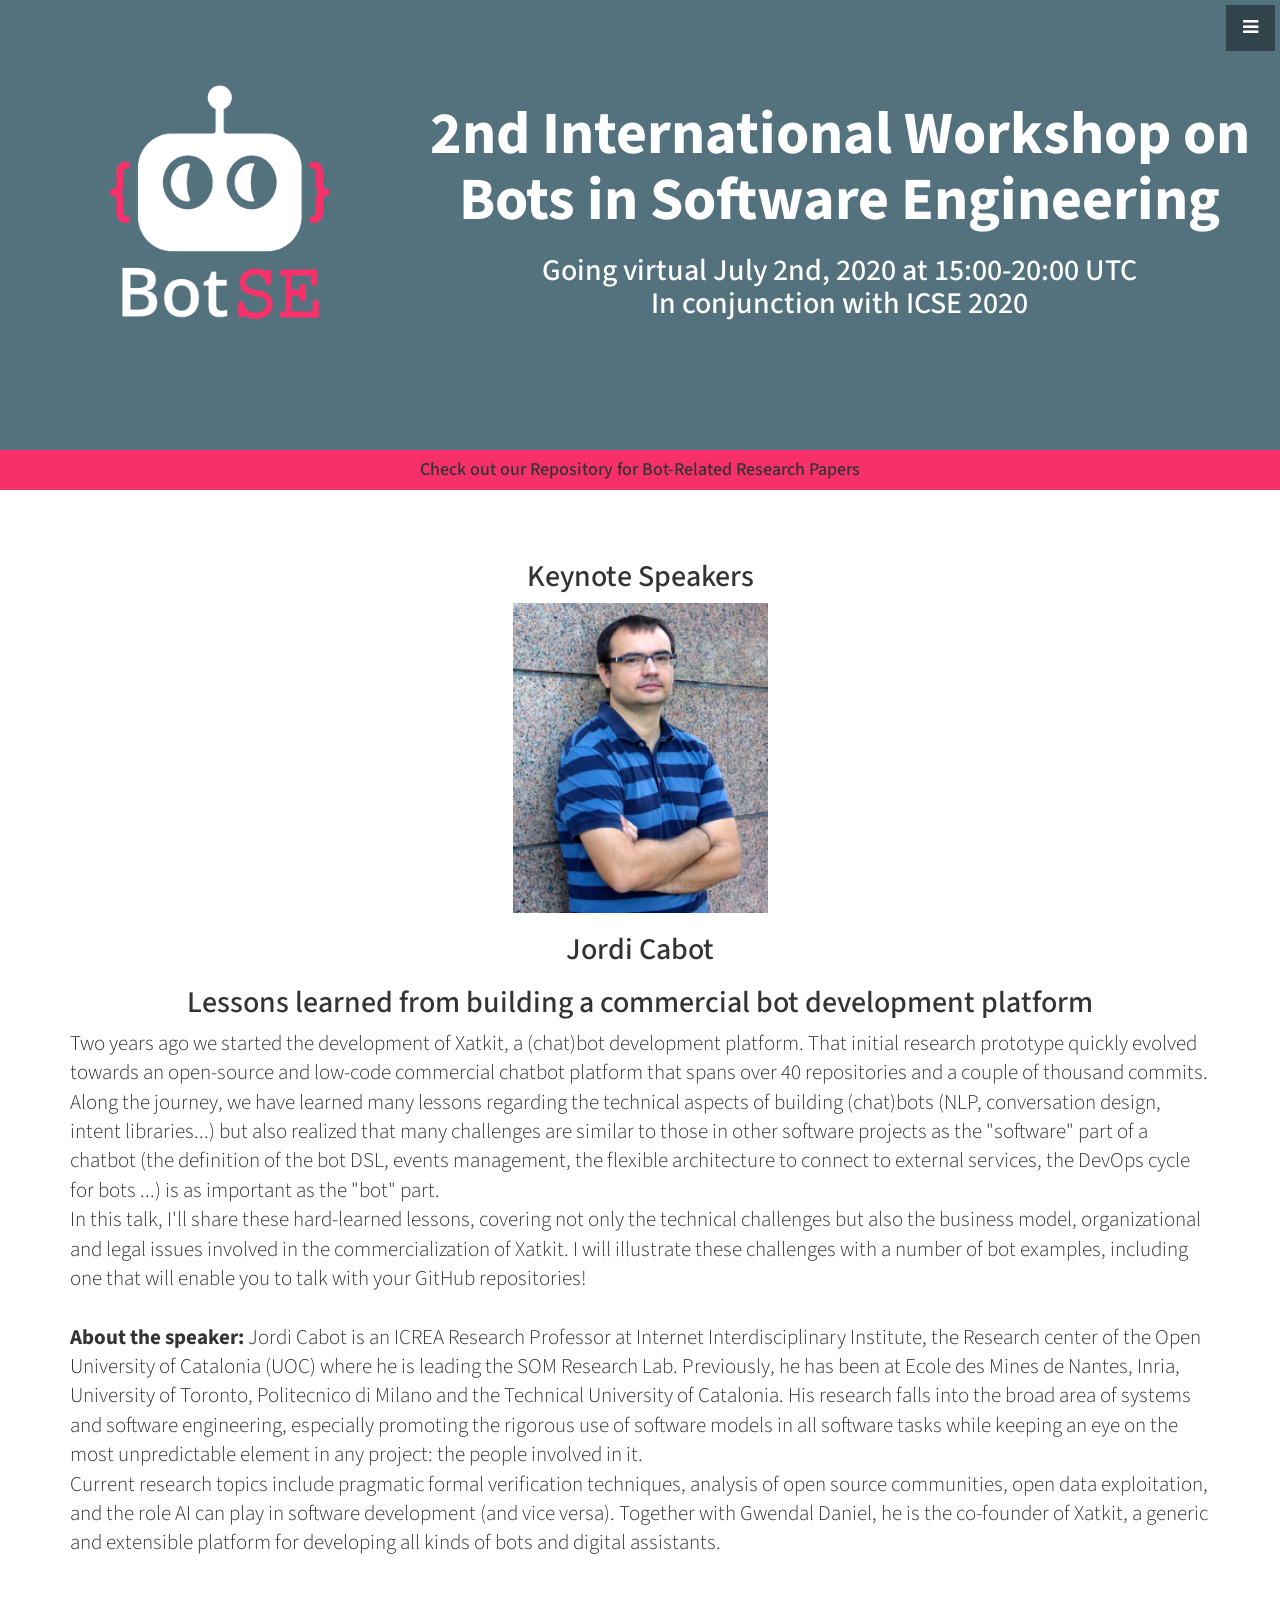
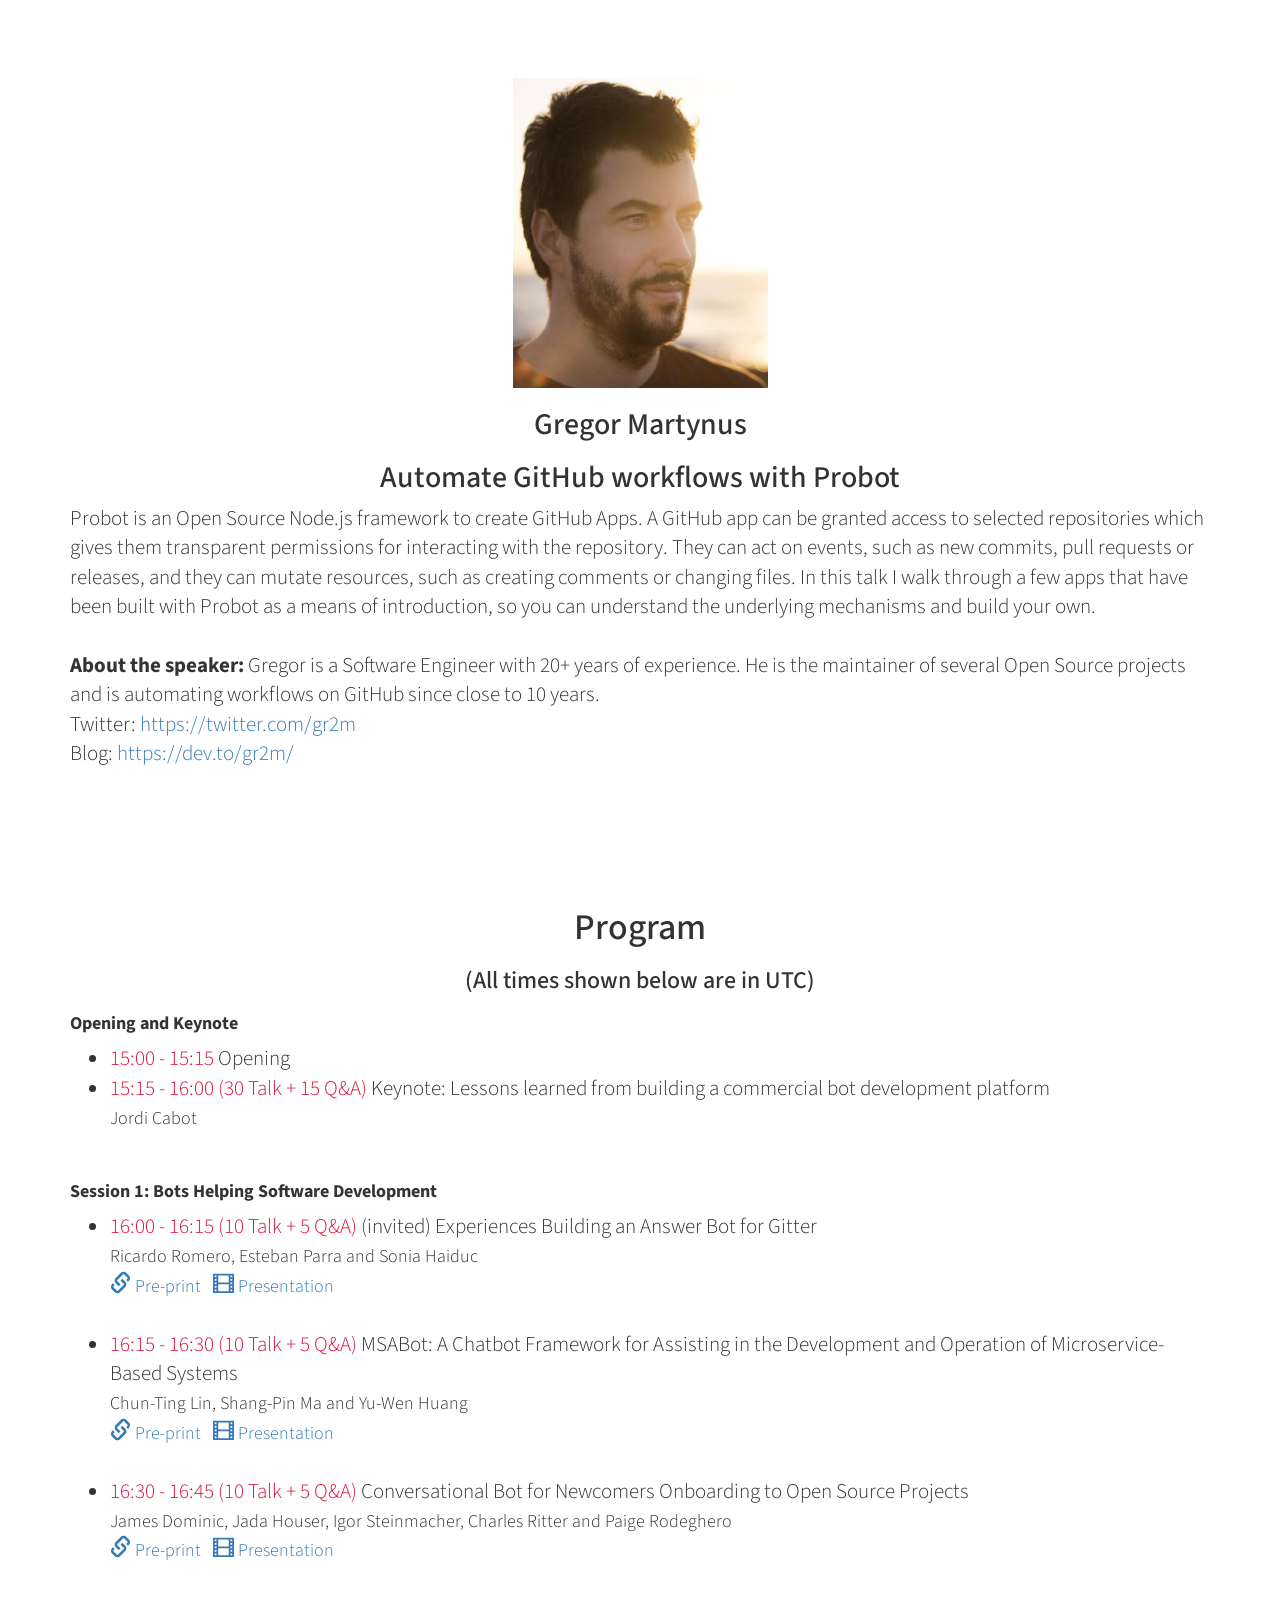
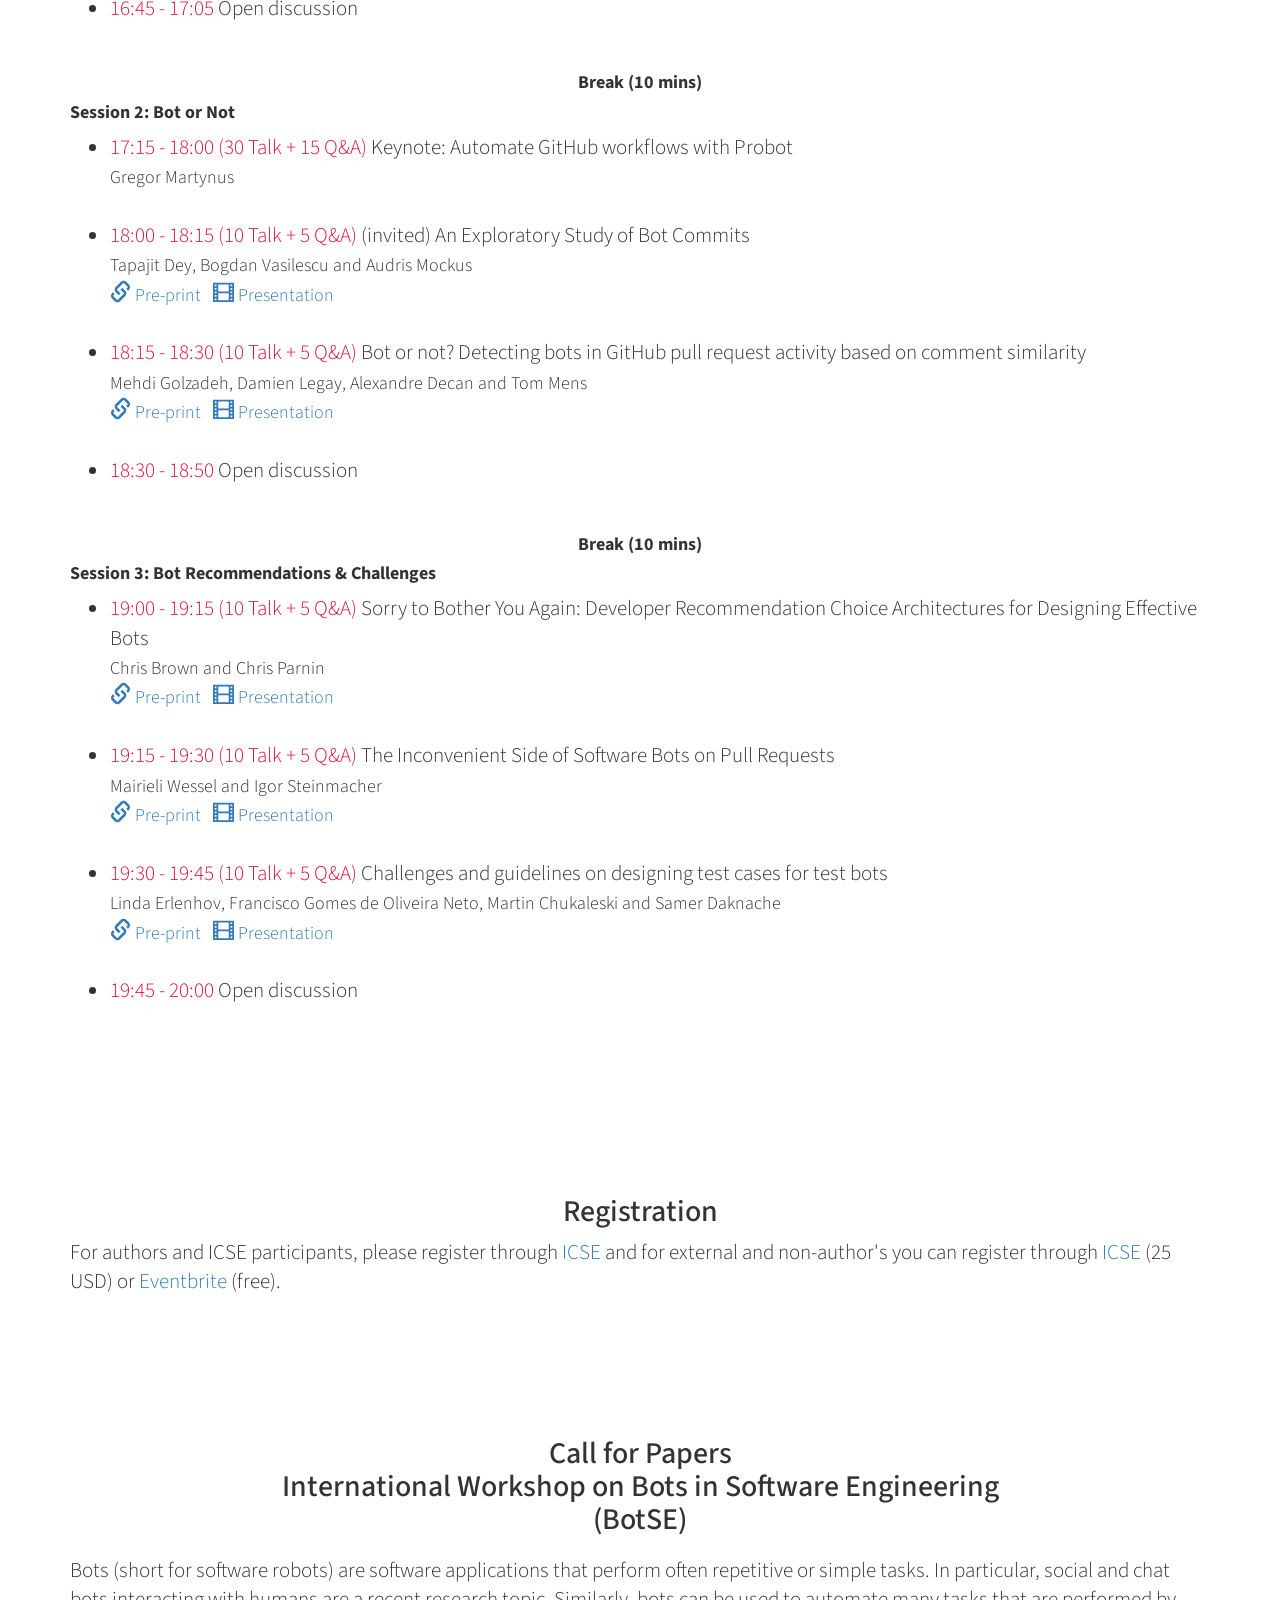
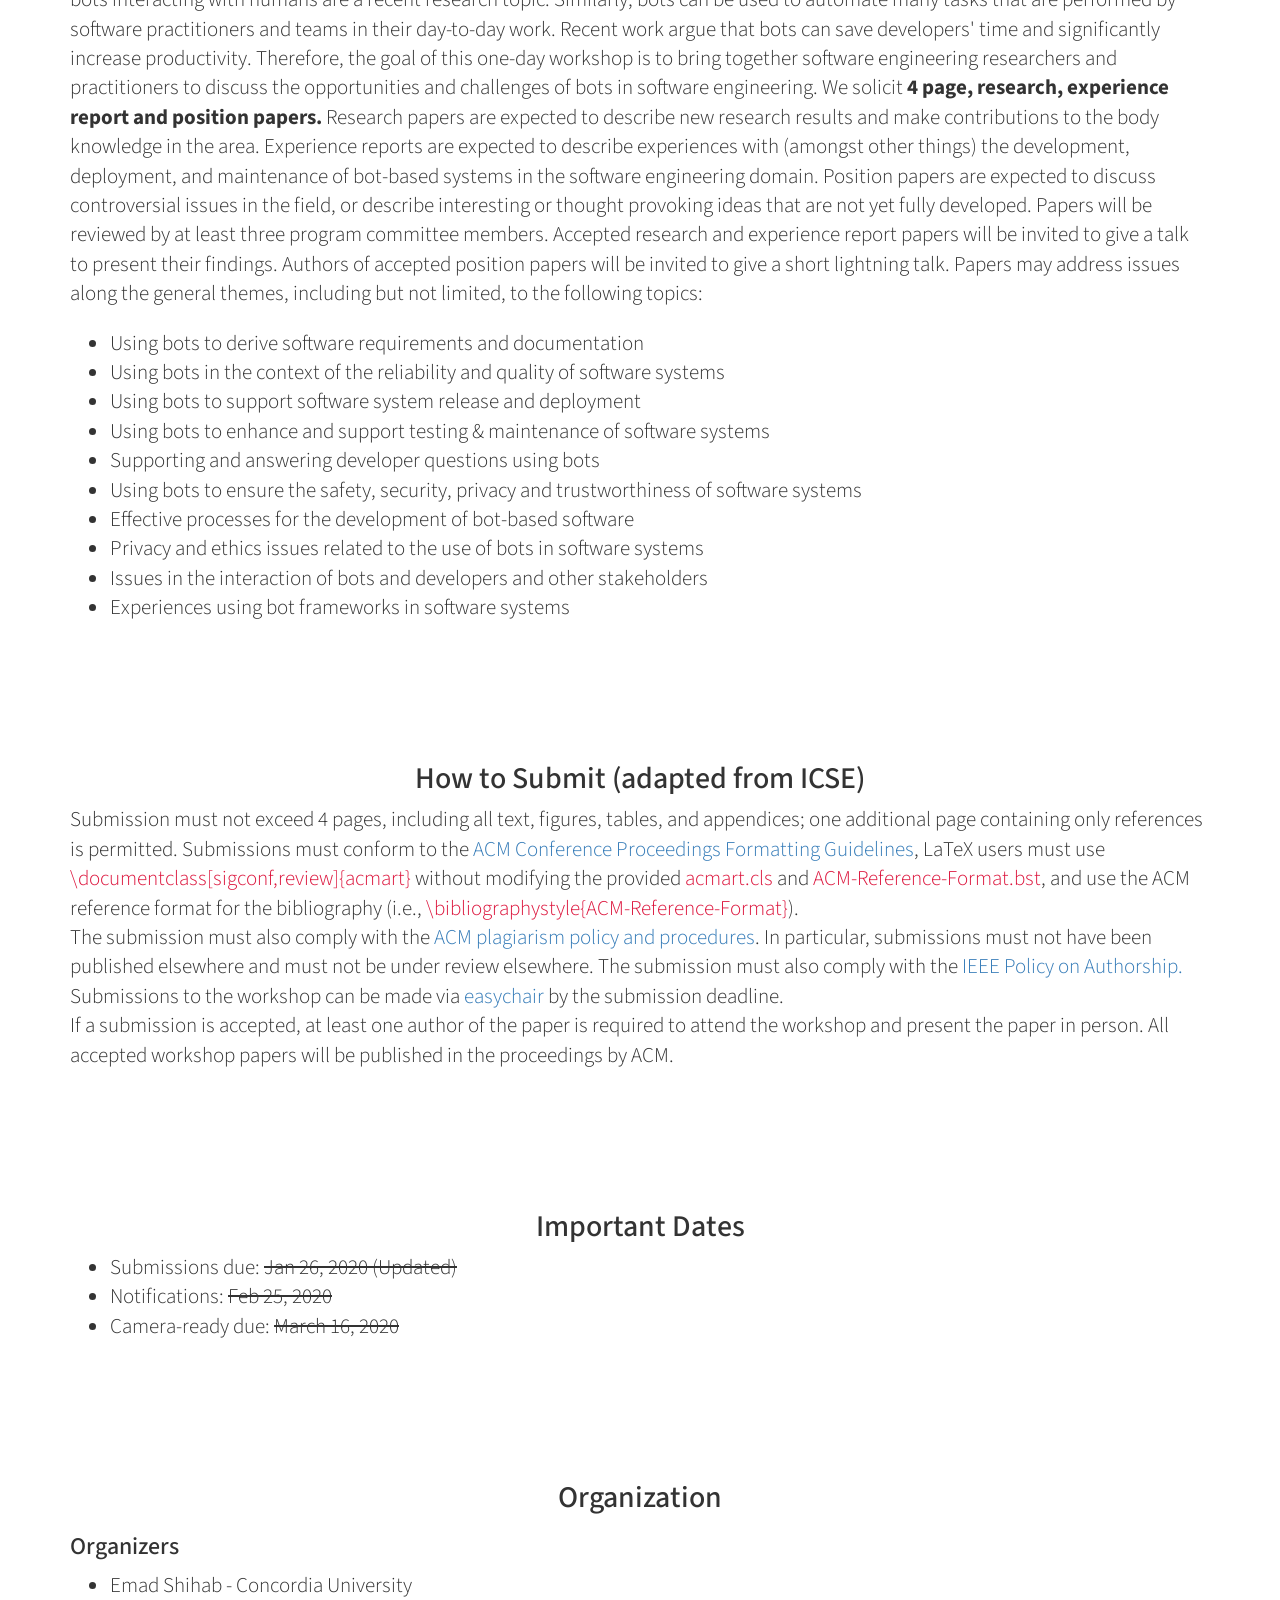
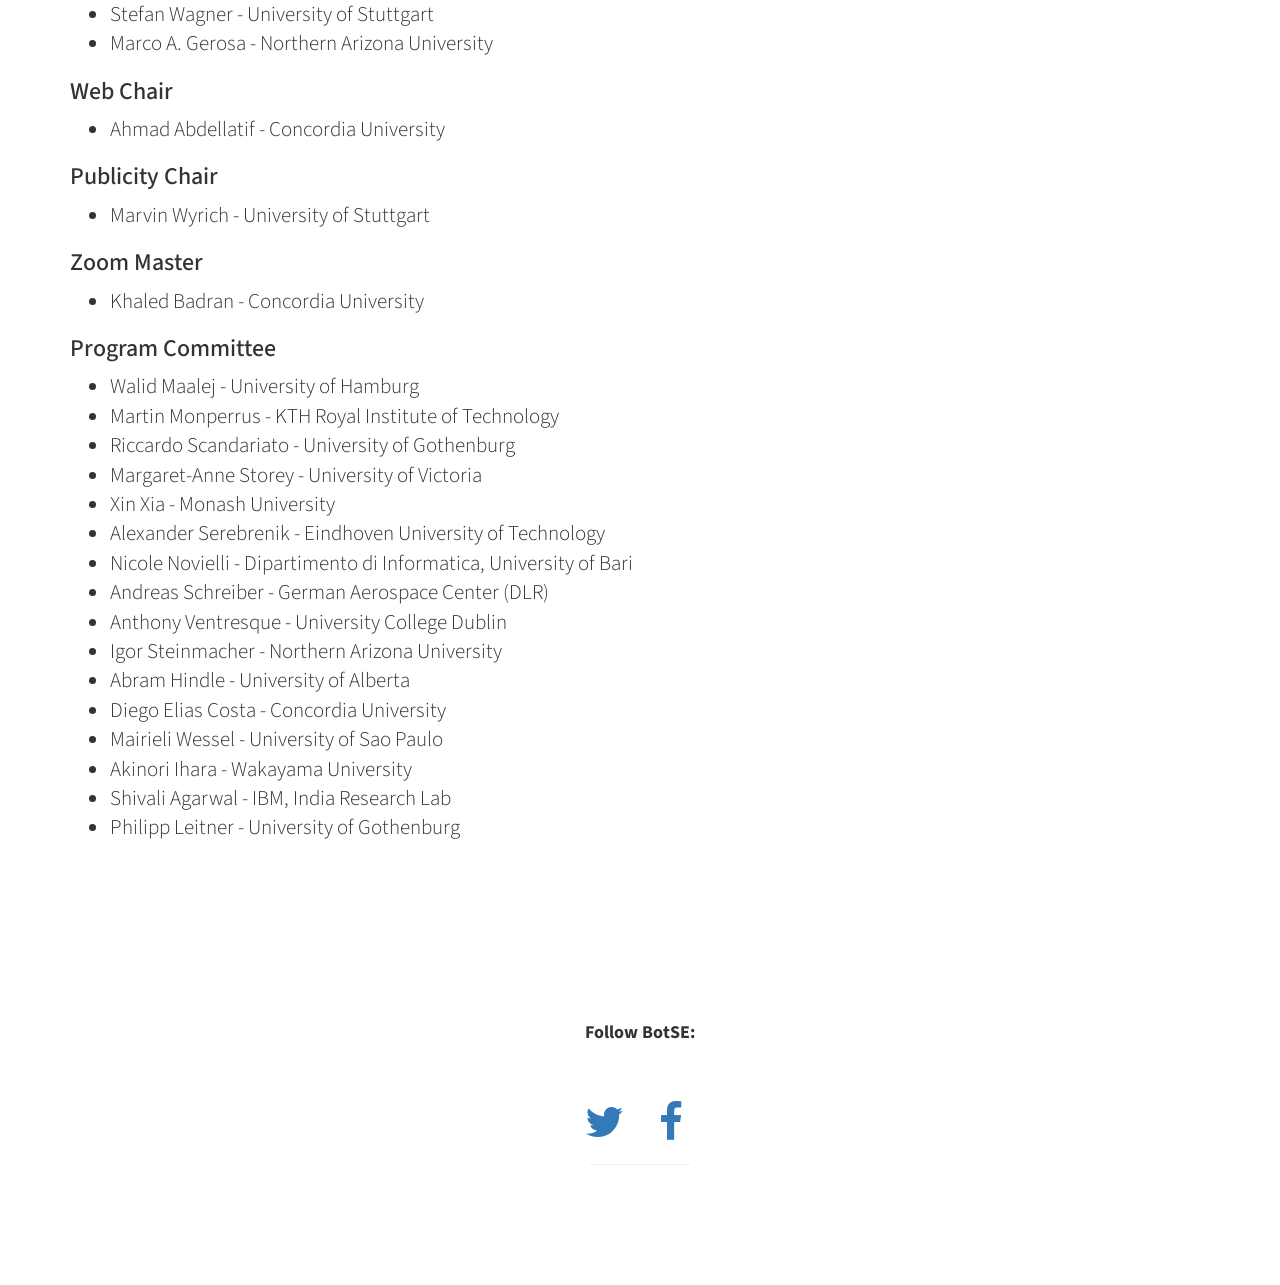
<file: 2020/index.html>
<!DOCTYPE html>
<html lang="en">

<head><meta charset="euc-jp">
	<link rel="icon" type="image/x-icon" href="img/botse_logo.png"/>
    
    <meta http-equiv="X-UA-Compatible" content="IE=edge">
    <meta name="viewport" content="width=device-width, initial-scale=1">
    <meta name="description" content="">
    <meta name="author" content="">
    <title>BotSE 2020</title>
    <link href="css/bootstrap.min.css" rel="stylesheet">
    <link href="css/stylish-portfolio.css" rel="stylesheet">   
    <link href="font-awesome/css/font-awesome.min.css" rel="stylesheet" type="text/css">
    <link href="http://fonts.googleapis.com/css?family=Source+Sans+Pro:300,400,700,300italic,400italic,700italic" rel="stylesheet" type="text/css">
</head>

<body width = "device-width">   
    
    <a id="menu-toggle" href="#" class="btn btn-dark btn-lg toggle"><i class="fa fa-bars"></i></a>
    <nav id="sidebar-wrapper">
        <ul class="sidebar-nav">
            <a id="menu-close" href="#" class="btn btn-custom btn-lg pull-right toggle"><i class="fa fa-times"></i></a>
            <li class="sidebar-brand">
                <a href="#top"  onclick = $("#menu-close").click(); >BotSE 2020</a>
            </li>
             <li>
                <a href="#top" onclick = $("#menu-close").click(); >Keynote Speaker</a>
            </li>
            <li>
                <a href="#program" onclick = $("#menu-close").click(); >Program</a>
            </li>
            <li>
                <a href="#Registration" onclick = $("#menu-close").click(); >Registration</a>
            </li>
            <li>
                <a href="#papers" onclick = $("#menu-close").click(); >About BotSE</a>
            </li>
            <li>
                <a href="#papers" onclick = $("#menu-close").click(); >Call for Papers</a>
            </li>
            <li>
                <a href="#submission" onclick = $("#menu-close").click(); >How to Submit</a>
            </li>
            <li>
                <a href="#dates" onclick = $("#menu-close").click(); >Important Dates</a>
            </li>
            <li>
                <a href="#organization" onclick = $("#menu-close").click(); >Organization</a>
            </li>
            <li>
                <a href="https://botse.github.io/2019/">BotSE 2019</a>
            </li>
            <!-- <li>
                <a href="2016/" onclick = $("#menu-close").click(); >Previous Editions</a>
            </li> -->
        </ul>
    </nav>

    <header id="top" class="header">
        <div class="text-vertical-horizontal-center">
        <img align="left" style="display: block; max-width:400px; max-height:400px; width: auto; height: auto;" src="img/botse_logo.png">
        <h1 align="text-center" style="font-size: 60px;padding-top: 5%;"> <b>2nd International Workshop on </br>Bots in Software Engineering</b> </h1>
        <h2>Going virtual July 2nd, 2020 at 15:00-20:00 UTC <br> In conjunction with ICSE 2020</h2>
        </br>
         
        </div>
    </header>

    <section id="papersAd" style="background-color: #F7306A">
        <div class="container">
            <div class="row">
                <div class="col-lg-12">
                    <h4 class="text-center">Check out our <a style="color: #333333" href="http://papers.botse.org">Repository for Bot-Related Research Papers</a> </h4>
                </div>
            </div>
        </div>
    </section>


<section id="keynotes" class="about">
        <div class="container">
            <div class="row">
                <div class="col-lg-12">
                    <h2 class="text-center">Keynote Speakers</h2>
                        <div align="middle" width="100%">
                                    <img style="display: block; width:255px; height: 310px;" src="img/Jordi.png">
                        </div>
                         <h2 class="text-center">Jordi Cabot</h2>
                         <h2 class="text-center">Lessons learned from building a commercial bot development platform</h2>

                    <p class="lead">
                        Two years ago we started the development of Xatkit, a (chat)bot development platform. That initial research prototype quickly evolved towards an open-source and low-code commercial chatbot platform that spans over 40 repositories and a couple of thousand commits.

Along the journey, we have learned many lessons regarding the technical aspects of building (chat)bots (NLP, conversation design, intent libraries...)  but also realized that many challenges are similar to those in other software projects as the "software" part of a chatbot (the definition of the bot DSL, events management,  the flexible architecture to connect to external services, the DevOps cycle for bots ...) is as important as the "bot" part.
<br>
In this talk, I'll share these hard-learned lessons, covering not only the technical challenges but also the business model, organizational and legal issues involved in the commercialization of Xatkit. I will illustrate these challenges with a number of bot examples, including one that will enable you to talk with your GitHub repositories!

                        <br> <br>

                        <strong>About the speaker:</strong> Jordi Cabot is an ICREA Research Professor at Internet Interdisciplinary Institute, the Research center of the Open University of Catalonia (UOC) where he is leading the SOM Research Lab. Previously, he has been at Ecole des Mines de Nantes, Inria, University of Toronto, Politecnico di Milano and the Technical University of Catalonia.
His research falls into the broad area of systems and software engineering, especially promoting the rigorous use of software models in all software tasks while keeping an eye on the most unpredictable element in any project: the people involved in it. 
<br>
Current research topics include pragmatic formal verification techniques, analysis of open source communities, open data exploitation, and the role AI can play in software development (and vice versa). Together with Gwendal Daniel, he is the co-founder of Xatkit, a generic and extensible platform for developing all kinds of bots and digital assistants.

                        
                    </p>
                </div>
            </div>
        </div>  
    </section>

<section id="keynotes" class="about">
        <div class="container">
            <div class="row">
                <div class="col-lg-12">
                        <div align="middle" width="100%">
                                    <img style="display: block; width:255px; height: 310px;" src="img/Gregor.png">
                        </div>
                         <h2 class="text-center">Gregor Martynus</h2>
                         <h2 class="text-center">Automate GitHub workflows with Probot</h2>

                    <p class="lead">
Probot is an Open Source Node.js framework to create GitHub Apps. A GitHub app can be granted access to selected repositories which gives them transparent permissions for interacting with the repository. They can act on events, such as new commits, pull requests or releases, and they can mutate resources, such as creating comments or changing files.
In this talk I walk through a few apps that have been built with Probot as a means of introduction, so you can understand the underlying mechanisms and build your own.

<br> <br>
 <strong>About the speaker:</strong> Gregor is a Software Engineer with 20+ years of experience. He is the maintainer of several Open Source projects and is automating workflows on GitHub since close to 10 years.

<br>

Twitter: <a href="https://twitter.com/gr2m">https://twitter.com/gr2m</a>
<br>
Blog: <a href="https://dev.to/gr2m/">https://dev.to/gr2m/</a>
                        
                    </p>
                </div>
            </div>
        </div>  
    </section>

<section id="program" class="about">
        <div class="container">
            <div class="row">
                <div class="col-lg-12">
                    <h1 class="text-center">Program </h1>
                    <h3 class="text-center">(All times shown below are in UTC) </h3>
                    <div class="lead"> 
                        <p class="text-center"></p>
                    </div>
                    <h4><b>Opening and Keynote</b></h4>
                    <ul class="lead">
                        <li> <span style="color:crimson">15:00 - 15:15 </span> Opening</li>
                        <li> <span style="color:crimson">15:15 - 16:00 (30 Talk + 15 Q&A)</span> Keynote: Lessons learned from building a commercial bot development platform <br> <font size="4">Jordi Cabot</font></li>
                    </ul>
                    <br>

                                        <h4><b>Session 1: Bots Helping Software Development</b></h4>
                    <ul class="lead">
                        <li> <span style="color:crimson">16:00 - 16:15 (10 Talk + 5 Q&A)</span> (invited) Experiences Building an Answer Bot for Gitter  <br> <font size="4">Ricardo Romero, Esteban Parra and Sonia Haiduc</font> 
                        <br><a href="preprints/BotSE20_paper_9.pdf" target="_blank" class="publication-link navigate"><span class="glyphicon glyphicon-link"></span> <font size="4">Pre-print</font></a> &nbsp; <a href="https://youtu.be/je8TjdS7320" target="_blank" class="publication-link navigate"><span class="glyphicon glyphicon-film"></span> <font size="4">Presentation</font></a>
                        </li> <br>
                         <li> <span style="color:crimson">16:15 - 16:30 (10 Talk + 5 Q&A)</span> MSABot: A Chatbot Framework for Assisting in the Development and Operation of Microservice-Based Systems <br> <font size="4">  Chun-Ting Lin, Shang-Pin Ma and Yu-Wen Huang</font> <br><a href="preprints/BotSE20_paper_3.pdf" target="_blank" class="publication-link navigate"><span class="glyphicon glyphicon-link"></span> <font size="4">Pre-print</font></a> &nbsp; <a href="https://youtu.be/HkSXoYJUwTw" target="_blank" class="publication-link navigate"><span class="glyphicon glyphicon-film"></span> <font size="4">Presentation</font></a>
                         </li> <br>
                        <li> <span style="color:crimson">16:30 - 16:45 (10 Talk + 5 Q&A)</span> Conversational Bot for Newcomers Onboarding to Open Source Projects 
 <br> <font size="4">James Dominic, Jada Houser, Igor Steinmacher, Charles Ritter and Paige Rodeghero</font><br><a href="preprints/BotSE20_paper_5.pdf" target="_blank" class="publication-link navigate"><span class="glyphicon glyphicon-link"></span> <font size="4">Pre-print</font></a> &nbsp; <a href="https://youtu.be/UmjjN2ZqXfU" target="_blank" class="publication-link navigate"><span class="glyphicon glyphicon-film"></span> <font size="4">Presentation</font></a> </li> <br>
 <li> <span style="color:crimson">16:45 - 17:05</span> Open discussion </li> <br>

                            </ul>
<h4 class="text-center"><b>Break (10 mins)</b></h4>
                    <h4><b>Session 2: Bot or Not</b></h4>
                    <ul class="lead">
                        <li> <span style="color:crimson">17:15 - 18:00 (30 Talk + 15 Q&A)</span> Keynote: Automate GitHub workflows with Probot <br> <font size="4">Gregor Martynus</font></li><br>
                        <li> <span style="color:crimson">18:00 - 18:15 (10 Talk + 5 Q&A)</span> (invited) An Exploratory Study of Bot Commits  <br> <font size="4">Tapajit Dey, Bogdan Vasilescu and Audris Mockus</font><br><a href="https://arxiv.org/pdf/2003.07961.pdf" target="_blank" class="publication-link navigate"><span class="glyphicon glyphicon-link"></span> <font size="4">Pre-print</font></a> &nbsp; <a href="https://youtu.be/5tc7OQ9AV-k" target="_blank" class="publication-link navigate"><span class="glyphicon glyphicon-film"></span> <font size="4">Presentation</font></a> </li> <br>
                        <li> <span style="color:crimson">18:15 - 18:30 (10 Talk + 5 Q&A)</span> Bot or not? Detecting bots in GitHub pull request activity based on comment similarity  <br> <font size="4">Mehdi Golzadeh, Damien Legay, Alexandre Decan and Tom Mens</font><br><a href="preprints/BotSE20_paper_2.pdf" target="_blank" class="publication-link navigate"><span class="glyphicon glyphicon-link"></span> <font size="4">Pre-print</font></a> &nbsp; <a href="https://youtu.be/15m_D-KvR-w" target="_blank" class="publication-link navigate"><span class="glyphicon glyphicon-film"></span> <font size="4">Presentation</font></a></li> <br>
                         <li> <span style="color:crimson">18:30 - 18:50</span> Open discussion </li> <br>
                            </ul>


<h4 class="text-center"><b>Break (10 mins)</b></h4>
                    <h4><b>Session 3: Bot Recommendations & Challenges</b></h4>
                    <ul class="lead">
                        <li> <span style="color:crimson">19:00 - 19:15 (10 Talk + 5 Q&A)</span> Sorry to Bother You Again: Developer Recommendation Choice Architectures for Designing Effective Bots  <br> <font size="4">Chris Brown and Chris Parnin</font><br><a href="preprints/BotSE20_paper_7.pdf" target="_blank" class="publication-link navigate"><span class="glyphicon glyphicon-link"></span> <font size="4">Pre-print</font></a> &nbsp; <a href="https://youtu.be/Th71ur8b7VU" target="_blank" class="publication-link navigate"><span class="glyphicon glyphicon-film"></span> <font size="4">Presentation</font></a> </li> <br>
                        <li> <span style="color:crimson">19:15 - 19:30 (10 Talk + 5 Q&A)</span> The Inconvenient Side of Software Bots on Pull Requests <br> <font size="4">Mairieli Wessel and Igor Steinmacher</font> <br><a href="preprints/BotSE20_paper_6.pdf" target="_blank" class="publication-link navigate"><span class="glyphicon glyphicon-link"></span> <font size="4">Pre-print</font></a> &nbsp; <a href="https://youtu.be/y9WN_tr3lIA" target="_blank" class="publication-link navigate"><span class="glyphicon glyphicon-film"></span> <font size="4">Presentation</font></a>
</li> <br>
                        <li> <span style="color:crimson">19:30 - 19:45 (10 Talk + 5 Q&A)</span> Challenges and guidelines on designing test cases for test bots <br> <font size="4">Linda Erlenhov, Francisco Gomes de Oliveira Neto, Martin Chukaleski and Samer Daknache </font> <br><a href="https://arxiv.org/abs/2004.10143" target="_blank" class="publication-link navigate"><span class="glyphicon glyphicon-link"></span> <font size="4">Pre-print</font></a> &nbsp; <a href="https://youtu.be/YNdE0VUDPVs" target="_blank" class="publication-link navigate"><span class="glyphicon glyphicon-film"></span> <font size="4">Presentation</font></a>
</li> <br>
                        <li> <span style="color:crimson">19:45 - 20:00</span> Open discussion </li> <br>
                            </ul>

                        </li>
                    </ul>
                    <br>
                 </div>
            </div>
        </div>
    </section>
    
        <section id="Registration" class="about">
        <div class="container">
            <div class="row">
                <div class="col-lg-12">
                    <h2 class="text-center">Registration</h2>

                    <p class="lead">
For authors and ICSE participants, please register through <a href="https://2020.icse-conferences.org/attending/registration" target="_blank">ICSE</a> and for external and non-author's you can register through <a href="https://2020.icse-conferences.org/attending/registration" target="_blank">ICSE</a> (25 USD) or <a href="https://www.eventbrite.com/e/botse-2020-tickets-109402337336?aff=ebdssbonlinesearch" target="_blank">Eventbrite</a> (free).


                    </p>
                </div>
            </div>
        </div>  
    </section>

    <section id="papers" class="about">
        <div class="container">
            <div class="row">
                <div class="col-lg-12">
                    <h2 class="text-center">Call for Papers
                        <br>
                        International Workshop on Bots in Software Engineering
                        <br>
                        (BotSE)
                    </h2>
                    <div class="lead"> 
                        <p class="text-center"></p>
                    </div>
                    <p class="lead">Bots (short for software robots) are software applications that perform often repetitive or simple tasks. In particular, social and chat bots interacting with humans are a recent research topic. Similarly, bots can be used to automate many tasks that are performed by software practitioners and teams in their day-to-day work. Recent work argue that bots can save developers' time and significantly increase productivity. Therefore, the goal of this one-day workshop is to bring together software engineering researchers and practitioners to discuss the opportunities and challenges of bots in software engineering.

                    We solicit <strong> 4 page, research, experience report and position papers.</strong> Research papers are expected to describe new research results and make contributions to the body knowledge in the area. Experience reports are expected to describe experiences with (amongst other things) the development, deployment, and maintenance of bot-based systems in the software engineering domain. Position papers are expected to discuss controversial issues in the field, or describe interesting or thought provoking ideas that are not yet fully developed. Papers will be reviewed by at least three program committee members. Accepted research and experience report papers will be invited to give a talk to present their findings. Authors of accepted position papers will be invited to give a short lightning talk. 
                    Papers may address issues along the general themes, including but not limited, to the following topics:

                    <ul class="lead">
                    <li> Using bots to derive software requirements and documentation </li>
                    <li> Using bots in the context of the reliability and quality of software systems</li>
                    <li> Using bots to support software system release and deployment</li>
                    <li> Using bots to enhance and support testing & maintenance of software systems</li>
                    <li> Supporting and answering developer questions using bots</li>
                    <li> Using bots to ensure the safety, security, privacy and trustworthiness of software systems</li>
                    <li> Effective processes for the development of bot-based software</li>
                    <li> Privacy and ethics issues related to the use of bots in software systems</li>
                    <li> Issues in the interaction of bots and developers and other stakeholders</li>
                    <li> Experiences using bot frameworks in software systems
                    </p>
                    </ul>
                </div>
            </div>
            
        </div>
    
    </section>
 
    <section id="submission" class="about">
        <div class="container">
            <div class="row">
                <div class="col-lg-12">
                    <h2 class="text-center">How to Submit (adapted from ICSE)</h2>
                    <p class="lead">
                        Submission must not exceed 4 pages, including all text, figures, tables, and appendices; one additional page containing only references is permitted. Submissions must conform to the <a href="https://www.acm.org/publications/proceedings-template">ACM Conference Proceedings Formatting Guidelines</a>, 

                        LaTeX users must use <span style="color:crimson">\documentclass[sigconf,review]{acmart}</span> without modifying the provided <span style="color:crimson">acmart.cls</span> and <span style="color:crimson">ACM-Reference-Format.bst</span>, and use the ACM reference format for the bibliography (i.e., <span style="color:crimson">\bibliographystyle{ACM-Reference-Format}</span>).
                        <br>
                        The submission must also comply with the <a href="http://www.acm.org/publications/policies/plagiarism_policy">ACM plagiarism policy and procedures</a>. In particular, submissions must not have been published elsewhere and must not be under review elsewhere. The submission must also comply with the <a href="http://ieeeauthorcenter.ieee.org/publish-with-ieee/publishing-ethics/">IEEE Policy on Authorship.</a>
                        <br>
                        Submissions to the workshop can be made via <a href="
                         https://easychair.org/conferences/?conf=botse20">easychair</a> by the submission deadline.
                        <br>
                        If a submission is accepted, at least one author of the paper is required to attend the workshop and present the paper in person. All accepted workshop papers will be published in the proceedings by ACM.
                    </p>
                </div>
            </div>
        </div>  
    </section>
   
    <section id="dates" class="about">
        <div class="container">
            <div class="row">
                <div class="col-lg-12">
                    <h2 class="text-center">Important Dates</h2>
                        <ul class="lead">
                        <li>Submissions due: <strike>Jan 26, 2020 (Updated)</strike></li>
                        <li>Notifications: <strike>Feb 25, 2020 </strike></li>
                        <li>Camera-ready due:  <strike>March 16, 2020 </strike></li>
                        </ul>
                </div>
            </div>
        </div>
       
    </section>
 
    
    <section id="organization" class="about">
        <div class="container">
            <div class="row">
                <div class="col-lg-12">
                    <h2 class="text-center">Organization</h2>
                    <h3>Organizers</h3>
                    <ul class="lead">
                    <li>Emad Shihab - Concordia University</li>
                    <li>Stefan Wagner - University of Stuttgart</li>
		    <li>Marco A. Gerosa - Northern Arizona University</li>
                    </ul>
                    <h3>Web Chair</h3>
                    <ul class="lead">
                        <li>
                        Ahmad Abdellatif - Concordia University
                        </li>
                    </ul>
                    <h3>Publicity Chair</h3>
                    <ul class="lead">
                    <li>
                    Marvin Wyrich - University of Stuttgart
                    </li>
                    </ul>
                    <h3>Zoom Master</h3>
                    <ul class="lead">
                        <li>
                        Khaled Badran - Concordia University
                        </li>
                    </ul>
                    <h3>Program Committee</h3>
                    <ul class="lead">
                        <li>Walid Maalej - University of Hamburg</li>
                        <li>Martin Monperrus - KTH Royal Institute of Technology</li>
                        <li>Riccardo Scandariato - University of Gothenburg</li>
<li>Margaret-Anne Storey - University of Victoria</li>                      
                        <li>Xin Xia - Monash University</li>
                        <li>Alexander Serebrenik - Eindhoven University of Technology</li>
                        <li>Nicole Novielli - Dipartimento di Informatica, University of Bari</li>

                        <li>Andreas Schreiber - German Aerospace Center (DLR)</li>
                        <li>Anthony Ventresque - University College Dublin</li>
                        <li>Igor Steinmacher - Northern Arizona University</li>
                                                
                        <li>Abram Hindle - University of Alberta</li>
                        <li>Diego Elias Costa - Concordia University</li>
                        <li>Mairieli Wessel - University of Sao Paulo</li>
                        
                        <li>Akinori Ihara - Wakayama University</li>
                        <li>Shivali Agarwal - IBM, India Research Lab</li>
                        <li>Philipp Leitner - University of Gothenburg</li>
                    </ul>

                </div>
            </div>
          
        </div>
       
    </section>

    <footer>
        <div class="container">
            <div class="row">
                <div class="col-lg-10 col-lg-offset-1 text-center">
                    <h4><strong>Follow BotSE:</strong>
                    </h4>
                    <p><br></p>
                    
                    <br>
                    <ul class="list-inline">
                        
                        <li>
                            <a href="https://twitter.com/BotSE_WS"><i class="fa fa-twitter fa-fw fa-3x"></i></a>
                        </li>
                        <li>
                            <a href="https://www.facebook.com/BotSEws"><i class="fa fa-facebook fa-fw fa-3x"></i></a>
                        </li>
                    </ul>
                    <hr class="small">
                    <p class="text-muted"></p>
                </div>
            </div>
        </div>
    </footer>

    <!-- jQuery -->
    <script src="js/jquery.js"></script>

    
    <script src="js/bootstrap.min.js"></script>

   
    <script>
   
    $("#menu-close").click(function(e) {
        e.preventDefault();
        $("#sidebar-wrapper").toggleClass("active");
    });

    $("#menu-toggle").click(function(e) {
        e.preventDefault();
        $("#sidebar-wrapper").toggleClass("active");
    });

    $(function() {
        $('a[href*=#]:not([href=#])').click(function() {
            if (location.pathname.replace(/^\//, '') == this.pathname.replace(/^\//, '') || location.hostname == this.hostname) {

                var target = $(this.hash);
                target = target.length ? target : $('[name=' + this.hash.slice(1) + ']');
                if (target.length) {
                    $('html,body').animate({
                        scrollTop: target.offset().top
                    }, 1000);
                    return false;
                }
            }
        });
    });
    </script>

</body>

</html>
</file>
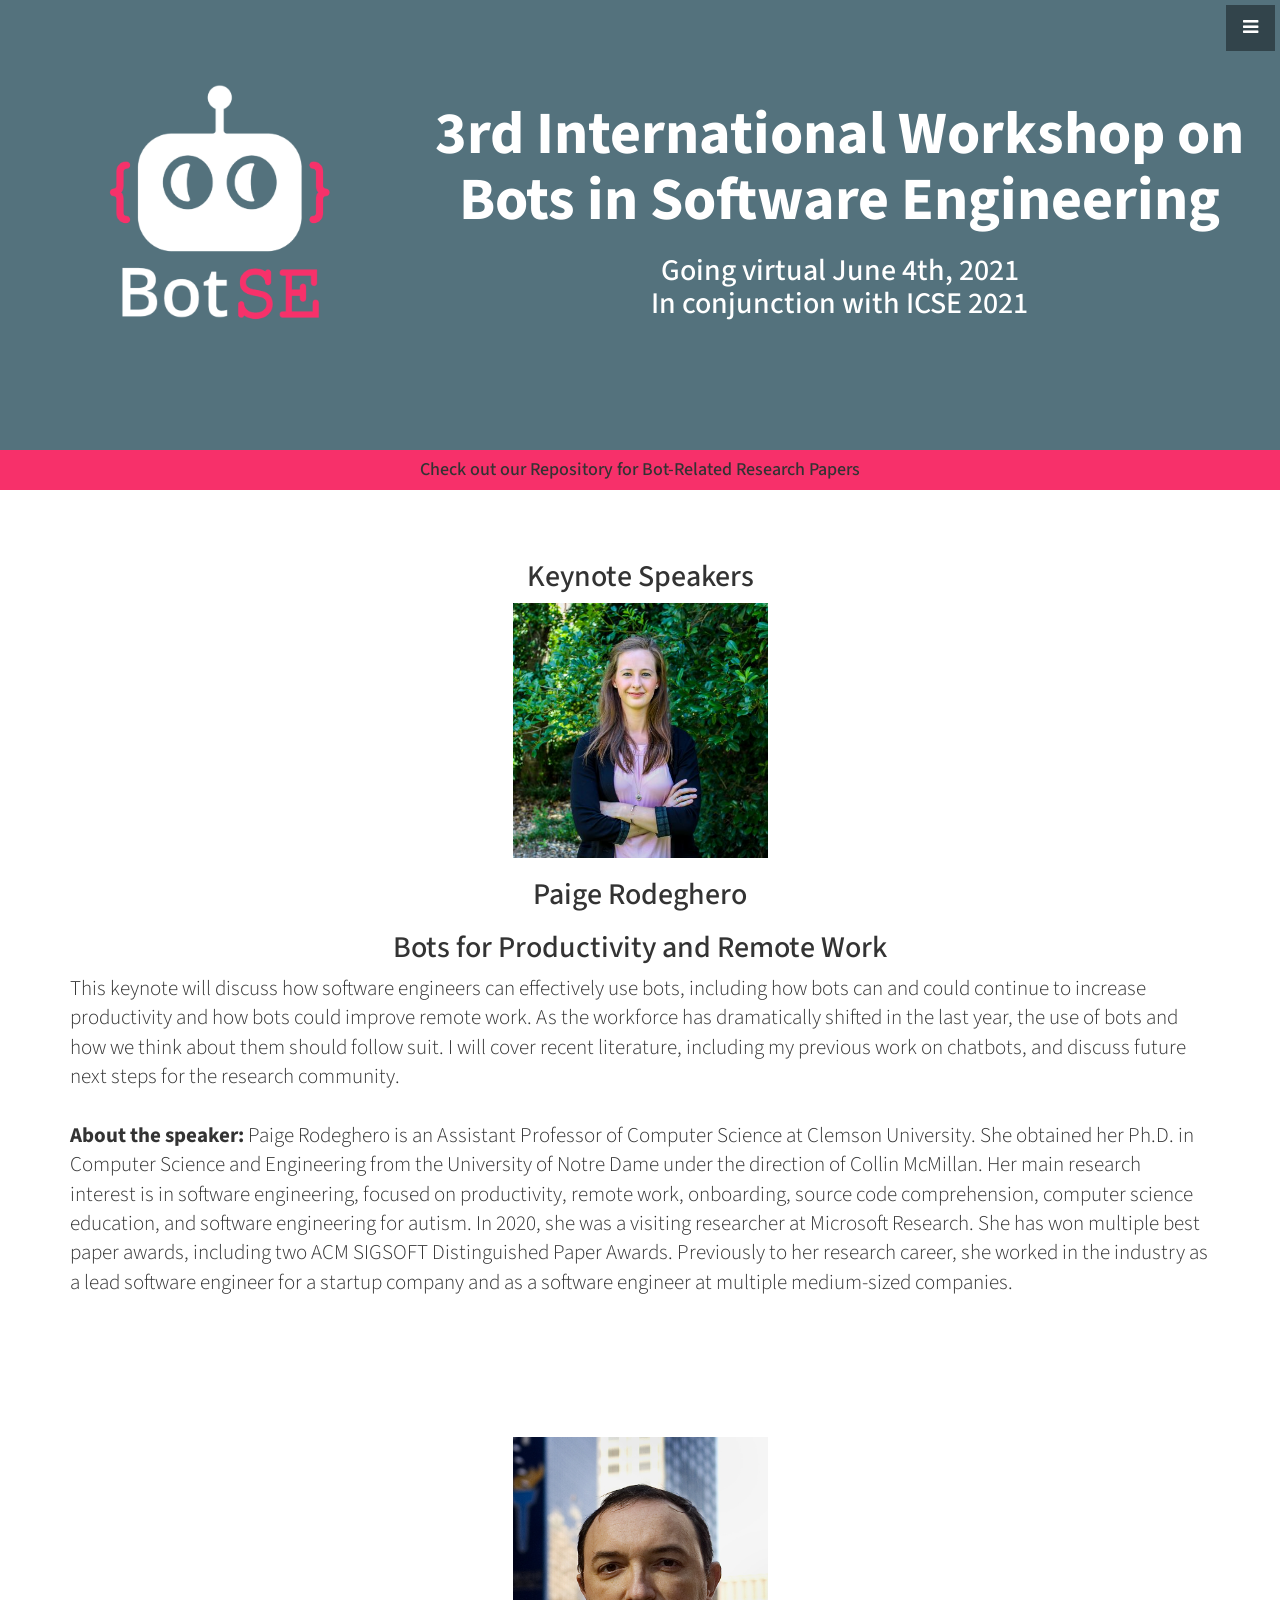
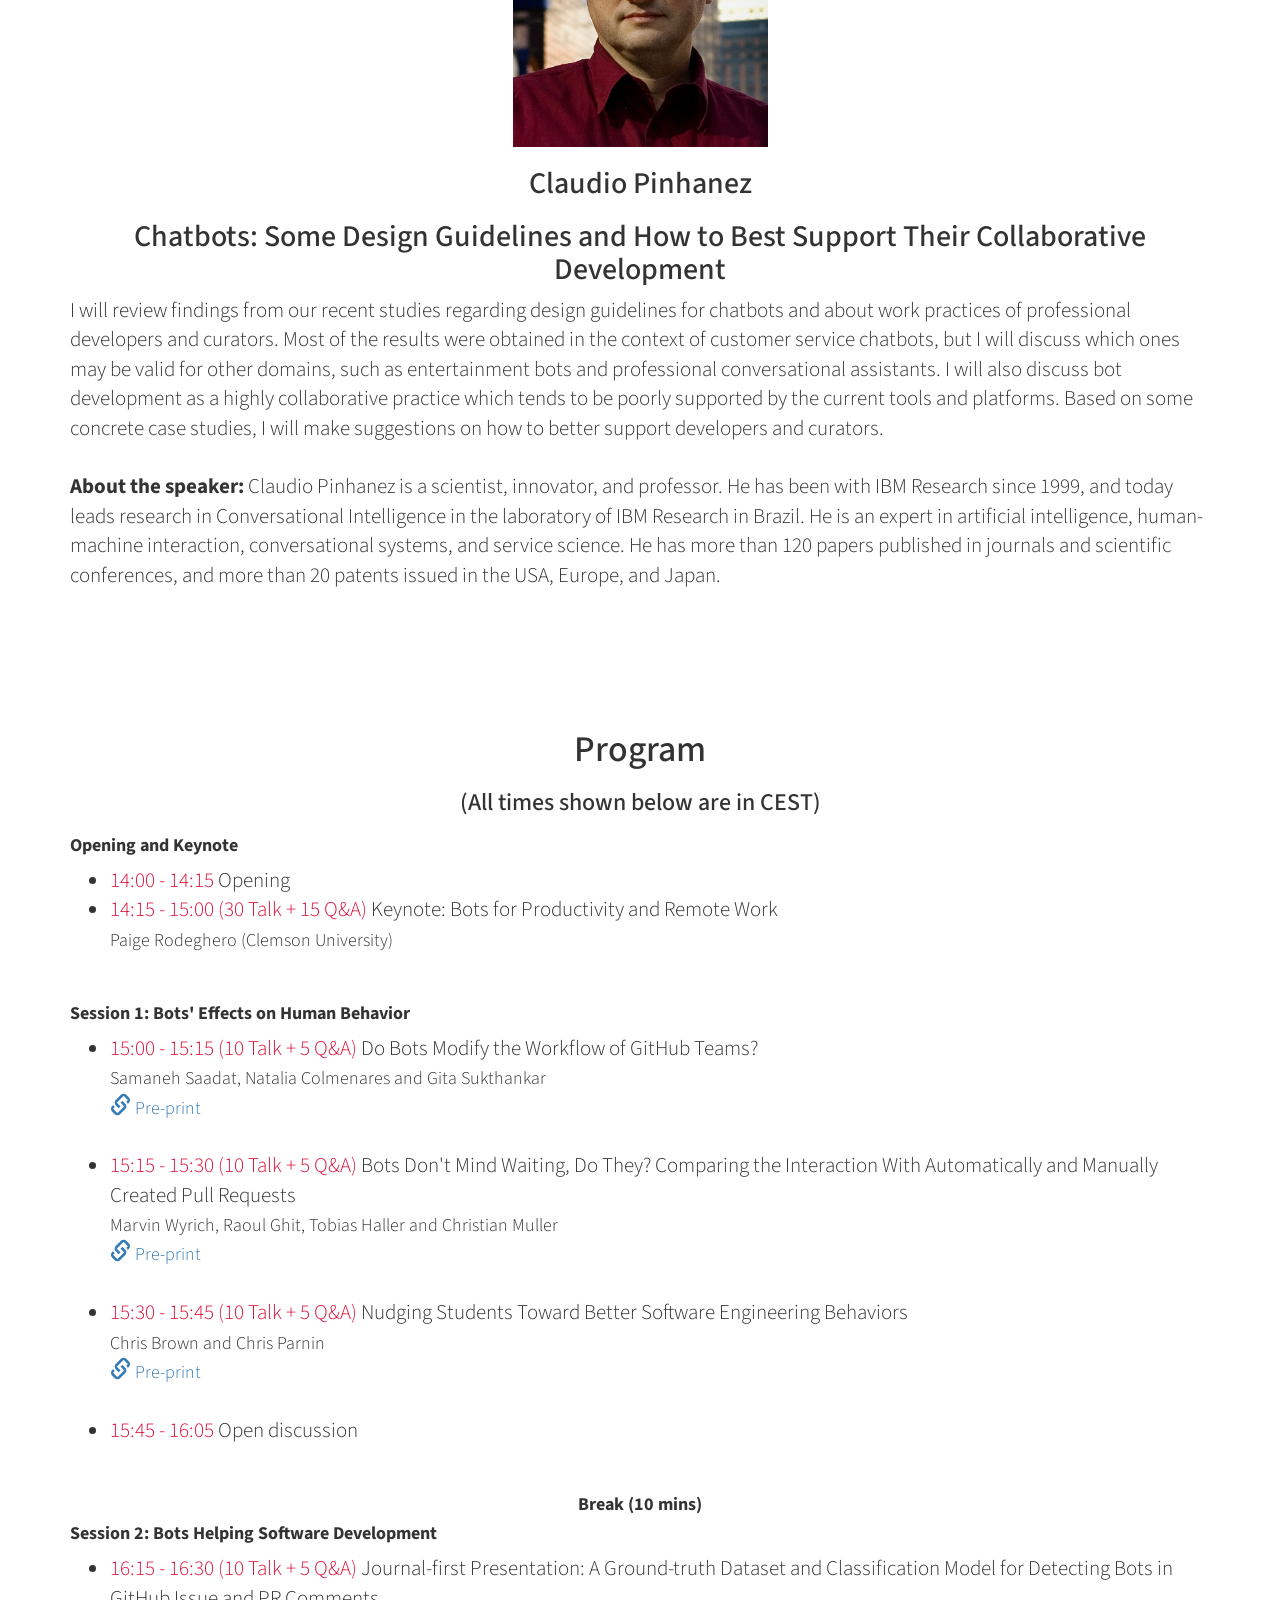
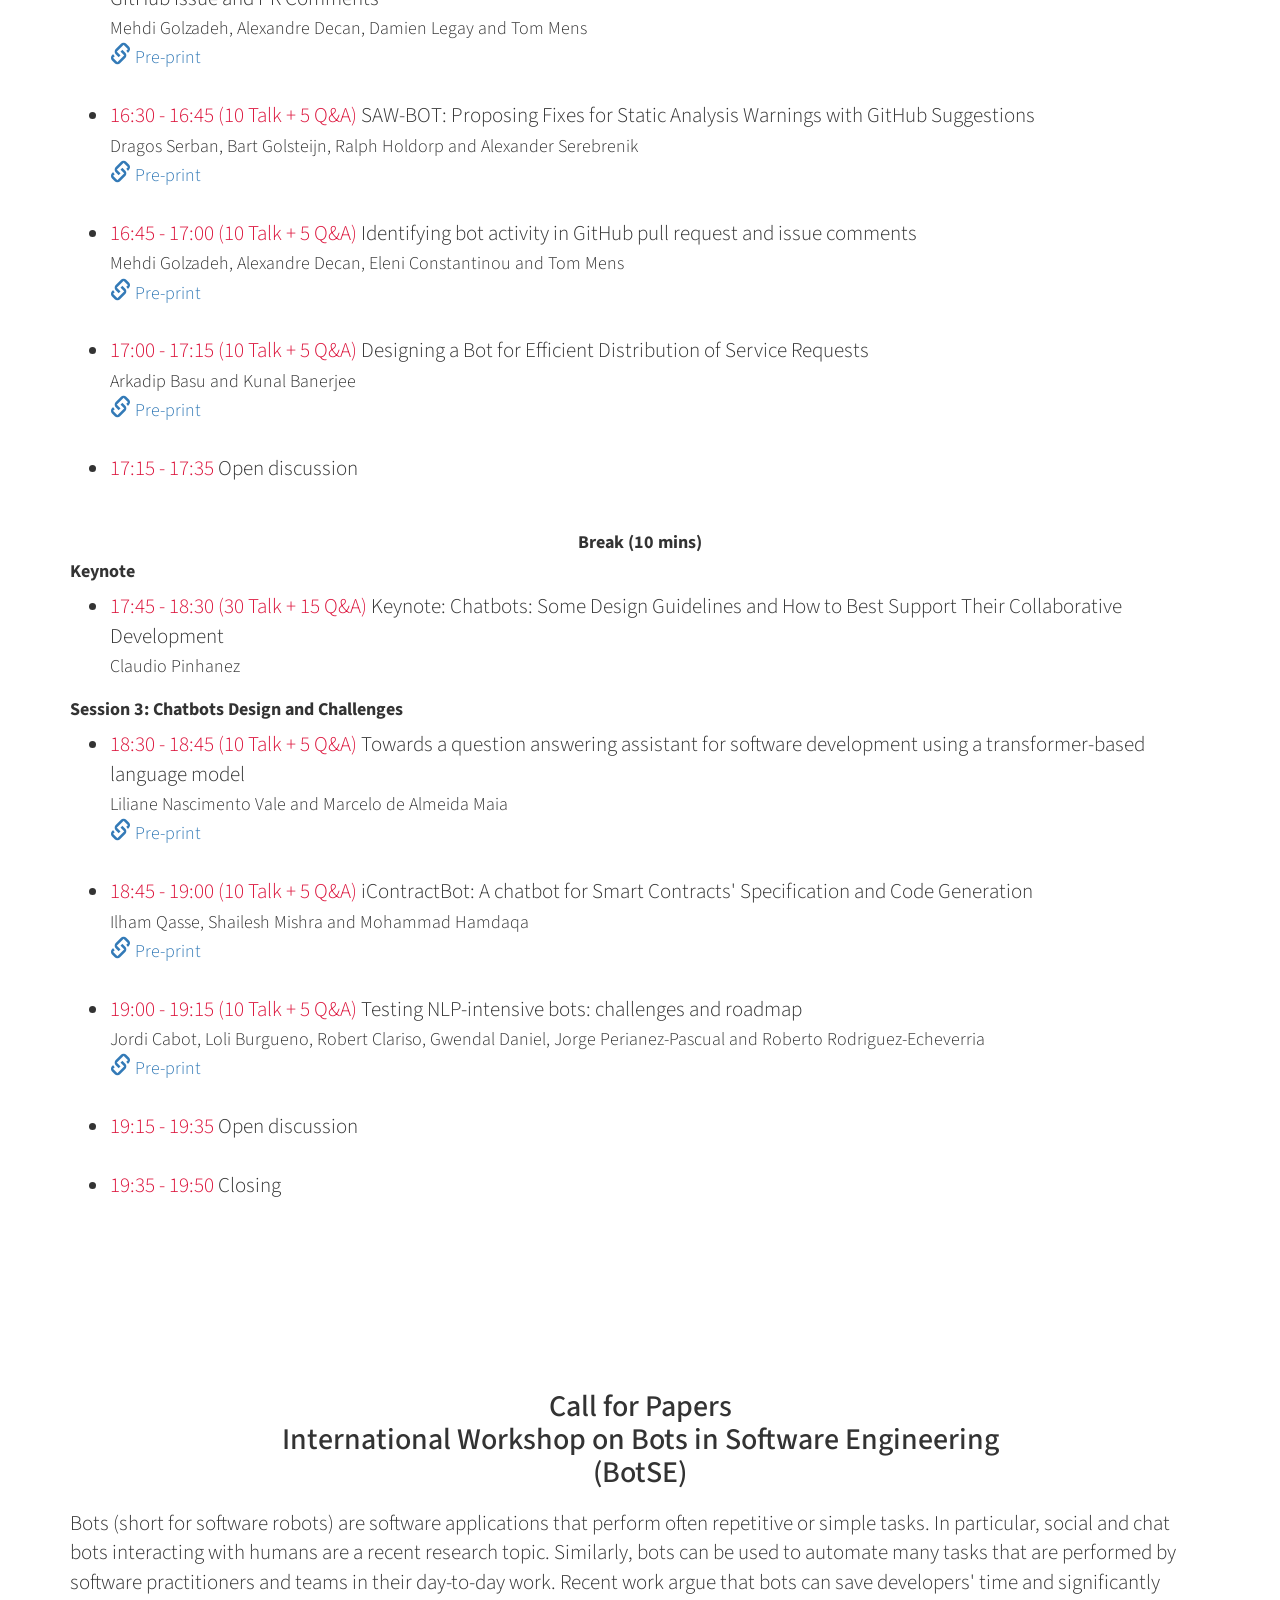
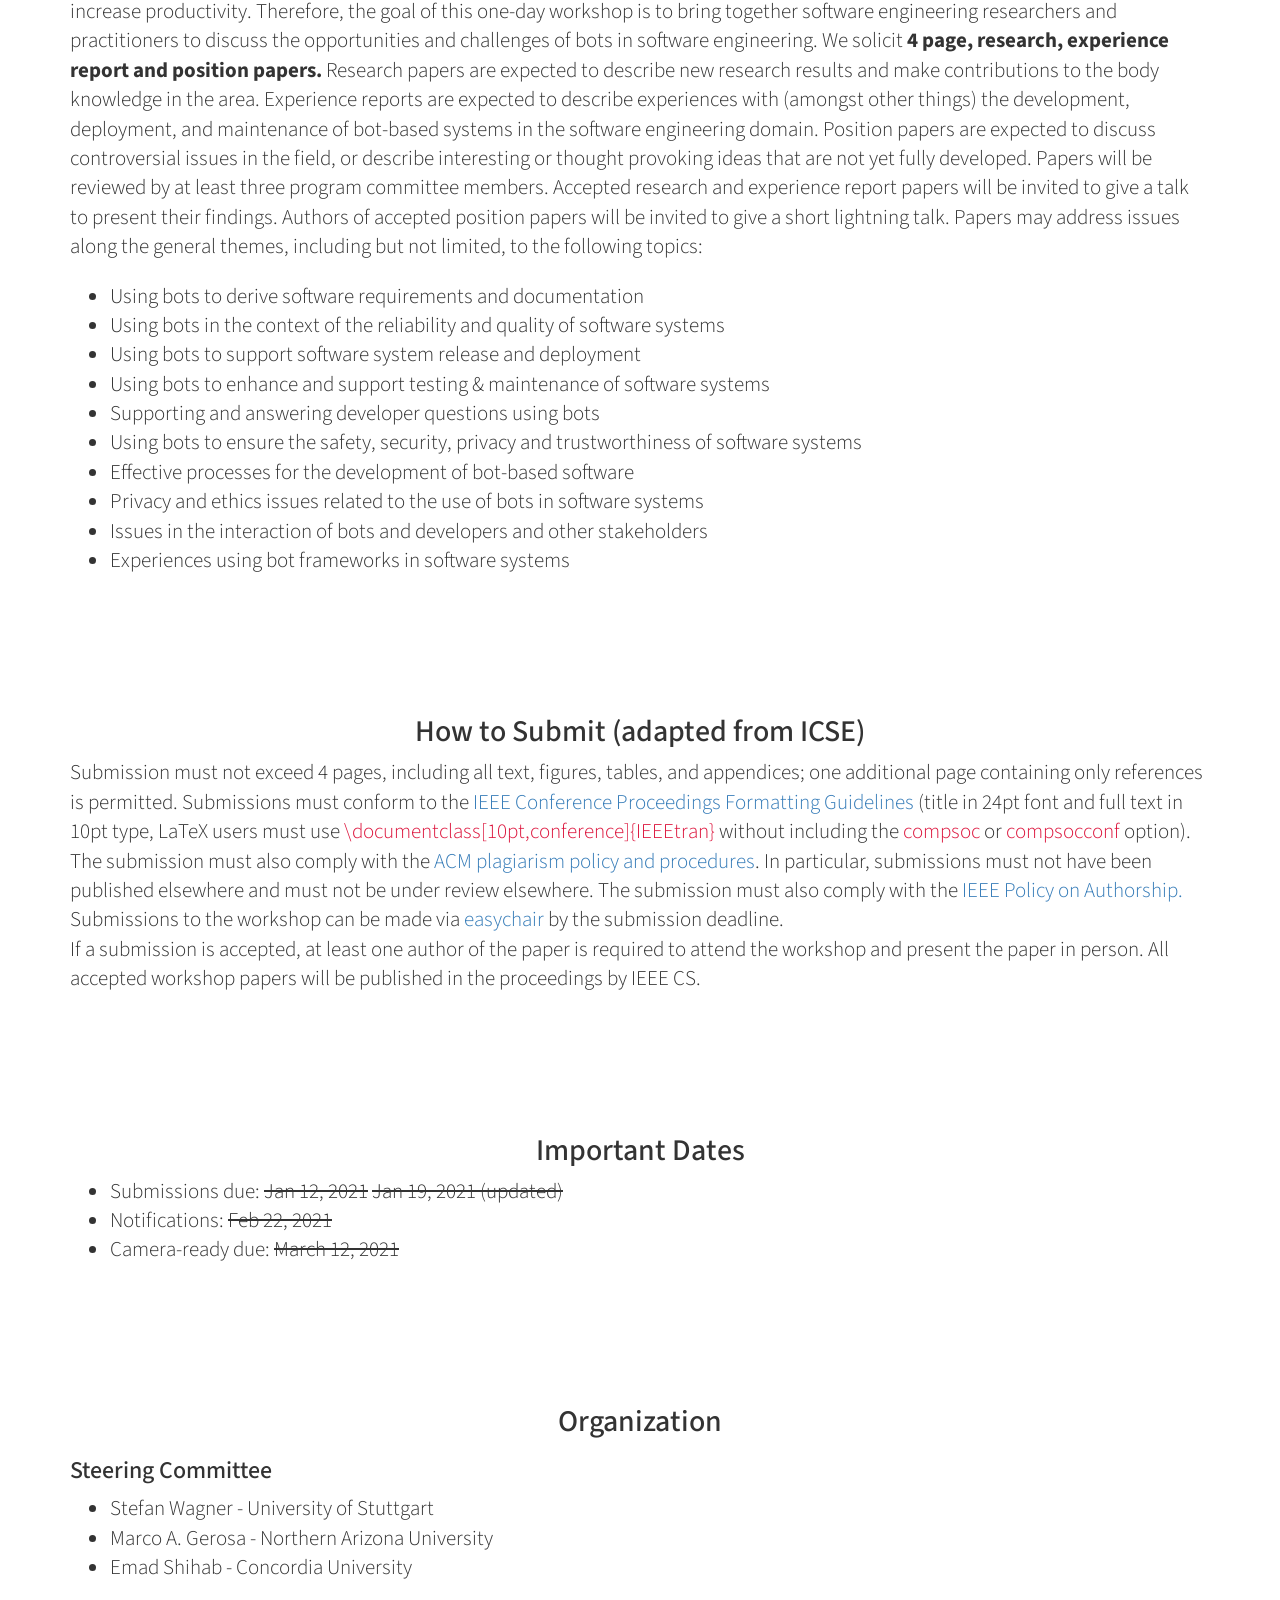
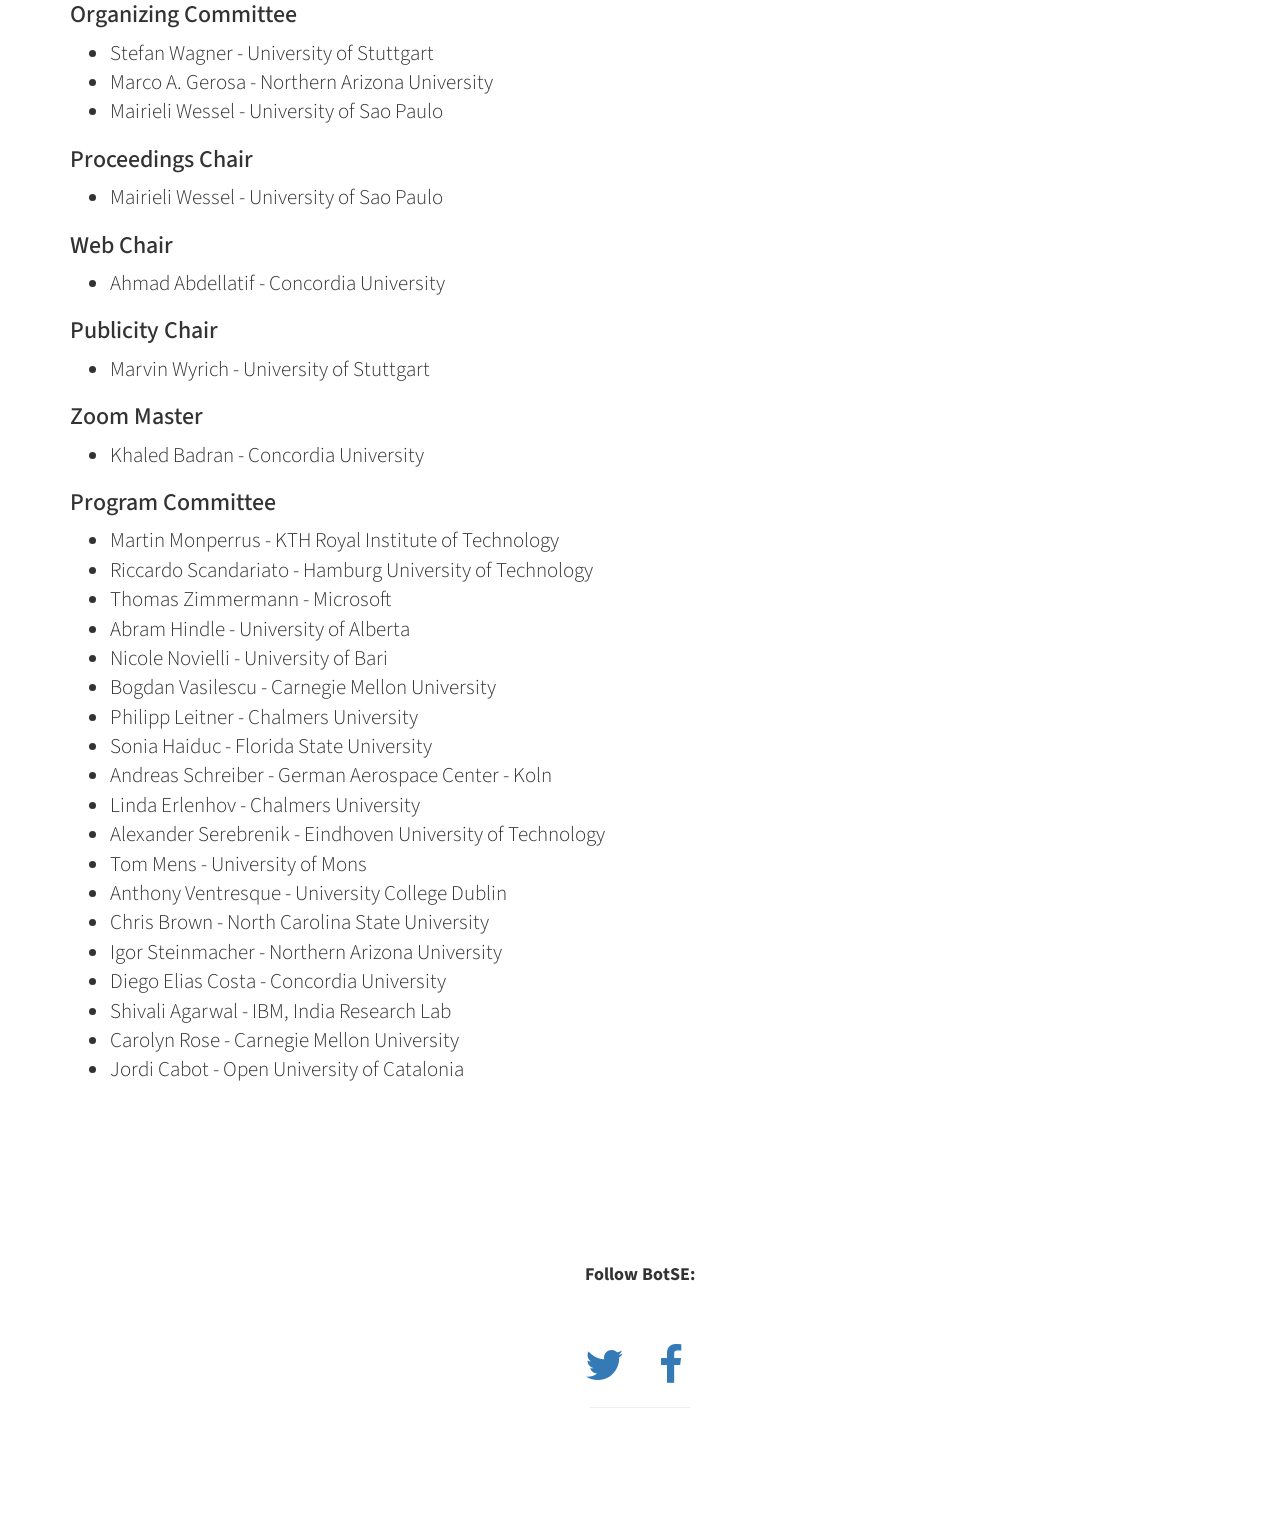
<file: 2021/index.html>
<!DOCTYPE html>
<html lang="en">

<head><meta charset="euc-jp">
	<link rel="icon" type="image/x-icon" href="img/botse_logo.png"/>
    
    <meta http-equiv="X-UA-Compatible" content="IE=edge">
    <meta name="viewport" content="width=device-width, initial-scale=1">
    <meta name="description" content="">
    <meta name="author" content="">
    <title>BotSE 2021</title>
    <link href="css/bootstrap.min.css" rel="stylesheet">
    <link href="css/stylish-portfolio.css" rel="stylesheet">   
    <link href="font-awesome/css/font-awesome.min.css" rel="stylesheet" type="text/css">
    <link href="http://fonts.googleapis.com/css?family=Source+Sans+Pro:300,400,700,300italic,400italic,700italic" rel="stylesheet" type="text/css">
</head>

<body width = "device-width">   
    
    <a id="menu-toggle" href="#" class="btn btn-dark btn-lg toggle"><i class="fa fa-bars"></i></a>
    <nav id="sidebar-wrapper">
        <ul class="sidebar-nav">
            <a id="menu-close" href="#" class="btn btn-custom btn-lg pull-right toggle"><i class="fa fa-times"></i></a>
            <li class="sidebar-brand">
                <a href="#top"  onclick = $("#menu-close").click(); >BotSE 2021</a>
            </li>
            <li>
                <a href="#top" onclick = $("#menu-close").click(); >Keynote Speaker</a>
            </li>
            <li>
                <a href="#program" onclick = $("#menu-close").click(); >Program</a>
            </li>
            <li>
                <a href="#papers" onclick = $("#menu-close").click(); >About BotSE</a>
            </li>
            <li>
                <a href="#papers" onclick = $("#menu-close").click(); >Call for Papers</a>
            </li>
            <li>
                <a href="#submission" onclick = $("#menu-close").click(); >How to Submit</a>
            </li>
            <li>
                <a href="#dates" onclick = $("#menu-close").click(); >Important Dates</a>
            </li>
            <li>
                <a href="#organization" onclick = $("#menu-close").click(); >Organization</a>
            </li>
            <li>
                <a href="https://botse.github.io/2020/" >BotSE 2020</a>
            </li>
            <li>
                <a href="https://botse.github.io/2019/" >BotSE 2019</a>
            </li>
            <!-- <li>
                <a href="2016/" onclick = $("#menu-close").click(); >Previous Editions</a>
            </li> -->
        </ul>
    </nav>

    <header id="top" class="header">
        <div class="text-vertical-horizontal-center">
        <img align="left" style="display: block; max-width:400px; max-height:400px; width: auto; height: auto;" src="img/botse_logo.png">
        <h1 align="text-center" style="font-size: 60px;padding-top: 5%;"> <b>3rd International Workshop on </br>Bots in Software Engineering</b> </h1>
         <h2>Going virtual June 4th, 2021 <br> In conjunction with ICSE 2021</h2> 
        </br>
         
        </div>
    </header>

    <section id="papersAd" style="background-color: #F7306A">
        <div class="container">
            <div class="row">
                <div class="col-lg-12">
                    <h4 class="text-center">Check out our <a style="color: #333333" href="http://papers.botse.org">Repository for Bot-Related Research Papers</a> </h4>
                </div>
            </div>
        </div>
    </section>
<section id="keynotes" class="about">
        <div class="container">
            <div class="row">
                <div class="col-lg-12">
                    <h2 class="text-center">Keynote Speakers</h2>
                        <div align="middle" width="100%">
                                    <img style="display: block; width:255px; height: 255px;" src="img/dr_rodeghero_sm.jpeg">
                        </div>
                         <h2 class="text-center">Paige Rodeghero</h2>
                         <h2 class="text-center">Bots for Productivity and Remote Work</h2>

                    <p class="lead">
                       This keynote will discuss how software engineers can effectively use bots, including how bots can and could continue to increase productivity and how bots could improve remote work. 
                       As the workforce has dramatically shifted in the last year, the use of bots and how we think about them should follow suit. 
                       I will cover recent literature, including my previous work on chatbots, and discuss future next steps for the research community.
                        <br> <br>

                        <strong>About the speaker:</strong> Paige Rodeghero is an Assistant Professor of Computer Science at Clemson University. She obtained her Ph.D. in Computer Science and Engineering from the University of Notre Dame under the direction of Collin McMillan. 
                        Her main research interest is in software engineering, focused on productivity, remote work, onboarding, source code comprehension, computer science education, and software engineering for autism. 
                        In 2020, she was a visiting researcher at Microsoft Research. She has won multiple best paper awards, including two ACM SIGSOFT Distinguished Paper Awards. 
                        Previously to her research career, she worked in the industry as a lead software engineer for a startup company and as a software engineer at multiple medium-sized companies.
                        
                    </p>
                </div>
            </div>
        </div>  
    </section>    
    
<section id="keynotes" class="about">
        <div class="container">
            <div class="row">
                <div class="col-lg-12">
                    <h2 class="text-center"></h2>
                        <div align="middle" width="100%">
                                    <img style="display: block; width:255px; height: 310px;" src="img/Claudio.jpg">
                        </div>
                         <h2 class="text-center">Claudio Pinhanez</h2>
                         <h2 class="text-center">Chatbots: Some Design Guidelines and How to Best Support Their Collaborative Development</h2>

                    <p class="lead">
                        I will review findings from our recent studies regarding design guidelines for chatbots and about work practices of professional developers and curators. 
                        Most of the results were obtained in the context of customer service chatbots, but I will discuss which ones may be valid for other domains, 
                        such as entertainment bots and professional conversational assistants. 
                        I will also discuss bot development as a highly collaborative practice which tends to be poorly supported by the current tools and platforms. 
                        Based on some concrete case studies, I will make suggestions on how to better support developers and curators.
                        <br> <br>

                        <strong>About the speaker:</strong> Claudio Pinhanez is a scientist, innovator, and professor. He has been with IBM Research since 1999, and today leads research in Conversational Intelligence in the laboratory of IBM Research in Brazil. 
                        He is an expert in artificial intelligence, human-machine interaction, conversational systems, and service science. He has more than 120 papers published in journals and scientific conferences, and more than 20 patents issued in the USA, Europe, and Japan.
                        
                    </p>
                </div>
            </div>
        </div>  
    </section>
<section id="program" class="about">
        <div class="container">
            <div class="row">
                <div class="col-lg-12">
                    <h1 class="text-center">Program </h1>
                     <h3 class="text-center">(All times shown below are in CEST) </h3> 
                    <div class="lead"> 
                        <p class="text-center"></p>
                    </div>
                    <h4><b>Opening and Keynote</b></h4>
                    <ul class="lead">
                        <li><span style="color:crimson">14:00 - 14:15</span>   Opening</li>
                        <li><span style="color:crimson">14:15 - 15:00 (30 Talk + 15 Q&A)</span>  Keynote: Bots for Productivity and Remote Work <br> <font size="4">Paige Rodeghero (Clemson University)</font></li>
                    </ul>
                    <br>

                     <h4><b>Session 1: Bots' Effects on Human Behavior</b></h4>
                    <ul class="lead">
                        <li><span style="color:crimson">15:00 - 15:15 (10 Talk + 5 Q&A)</span> Do Bots Modify the Workflow of GitHub Teams? <br> <font size="4">Samaneh Saadat, Natalia Colmenares and Gita Sukthankar</font> 
                        <br><a href="https://arxiv.org/abs/2103.09319" target="_blank" class="publication-link navigate"><span class="glyphicon glyphicon-link"></span> <font size="4">Pre-print</font></a>
                        </li> <br>
                        
                        <li><span style="color:crimson">15:15 - 15:30 (10 Talk + 5 Q&A)</span> Bots Don't Mind Waiting, Do They? Comparing the Interaction With Automatically and Manually Created Pull Requests <br> <font size="4">Marvin Wyrich, Raoul Ghit, Tobias Haller and Christian Muller</font> 
                        <br><a href="https://arxiv.org/abs/2103.03591" target="_blank" class="publication-link navigate"><span class="glyphicon glyphicon-link"></span> <font size="4">Pre-print</font></a>
                        </li> <br>

                        <li><span style="color:crimson">15:30 - 15:45 (10 Talk + 5 Q&A)</span> Nudging Students Toward Better Software Engineering Behaviors <br> <font size="4">Chris Brown and Chris Parnin</font> 
                        <br><a href="https://arxiv.org/abs/2103.09685" target="_blank" class="publication-link navigate"><span class="glyphicon glyphicon-link"></span> <font size="4">Pre-print</font></a>
                        </li> <br>

                        <li> <span style="color:crimson">15:45 - 16:05 </span> Open discussion </li> <br>
                     </ul>


<h4 class="text-center"><b>Break (10 mins)</b></h4>
                    <h4><b>Session 2: Bots Helping Software Development</b></h4>
                    <ul class="lead">
                        <li><span style="color:crimson">16:15 - 16:30 (10 Talk + 5 Q&A)</span> Journal-first Presentation: A Ground-truth Dataset and Classification Model for Detecting Bots in GitHub Issue and PR Comments<br> <font size="4"> Mehdi Golzadeh, Alexandre Decan, Damien Legay and Tom Mens </font> 
                        <br><a href="https://www.sciencedirect.com/science/article/abs/pii/S016412122100008X" target="_blank" class="publication-link navigate"><span class="glyphicon glyphicon-link"></span> <font size="4">Pre-print</font></a>
                        </li> <br>


                        <li><span style="color:crimson">16:30 - 16:45 (10 Talk + 5 Q&A)</span>   SAW-BOT: Proposing Fixes for Static Analysis Warnings with GitHub Suggestions <br> <font size="4"> Dragos Serban, Bart Golsteijn, Ralph Holdorp and Alexander Serebrenik </font> 
                        <br><a href="https://research.tue.nl/en/publications/saw-bot-proposing-fixes-for-static-analysis-warnings-with-github-" target="_blank" class="publication-link navigate"><span class="glyphicon glyphicon-link"></span> <font size="4">Pre-print</font></a>
                        </li> <br>


                        <li><span style="color:crimson">16:45 - 17:00 (10 Talk + 5 Q&A)</span>   Identifying bot activity in GitHub pull request and issue comments <br> <font size="4"> Mehdi Golzadeh, Alexandre Decan, Eleni Constantinou and Tom Mens </font> 
                        <br><a href="https://arxiv.org/pdf/2103.06042.pdf" target="_blank" class="publication-link navigate"><span class="glyphicon glyphicon-link"></span> <font size="4">Pre-print</font></a>
                        </li> <br>

                        <li><span style="color:crimson">17:00 - 17:15 (10 Talk + 5 Q&A)</span>   Designing a Bot for Efficient Distribution of Service Requests <br> <font size="4"> Arkadip Basu and Kunal Banerjee </font> 
                        <br><a href="https://arxiv.org/abs/2103.05970" target="_blank" class="publication-link navigate"><span class="glyphicon glyphicon-link"></span> <font size="4">Pre-print</font></a>
                        </li> <br>
                        

                        <li> <span style="color:crimson">17:15 - 17:35 </span> Open discussion </li> <br>
                    </ul>


                    <h4 class="text-center"><b>Break (10 mins)</b></h4>
                    
                    <h4><b>Keynote</b></h4>
                    <ul class="lead">
                        <li><span style="color:crimson">17:45 - 18:30 (30 Talk + 15 Q&A)</span>  Keynote: Chatbots: Some Design Guidelines and How to Best Support Their Collaborative Development <br> <font size="4">Claudio Pinhanez</font></li>
                    </ul>
                    
                    <h4><b>Session 3: Chatbots Design and Challenges</b></h4>
                    <ul class="lead">
                        <li><span style="color:crimson">18:30 - 18:45 (10 Talk + 5 Q&A)</span>   Towards a question answering assistant for software development using a transformer-based language model <br> <font size="4"> Liliane Nascimento Vale and Marcelo de Almeida Maia </font> 
                        <br><a href="https://arxiv.org/abs/2103.09423" target="_blank" class="publication-link navigate"><span class="glyphicon glyphicon-link"></span> <font size="4">Pre-print</font></a>
                        </li> <br>

                        <li><span style="color:crimson">18:45 - 19:00 (10 Talk + 5 Q&A)</span>   iContractBot: A chatbot for Smart Contracts' Specification and Code Generation <br> <font size="4"> Ilham Qasse, Shailesh Mishra and Mohammad Hamdaqa </font> 
                        <br><a href="https://arxiv.org/abs/2103.09314" target="_blank" class="publication-link navigate"><span class="glyphicon glyphicon-link"></span> <font size="4">Pre-print</font></a>
                        </li> <br>

                        <li><span style="color:crimson">19:00 - 19:15 (10 Talk + 5 Q&A)</span>   Testing NLP-intensive bots: challenges and roadmap <br> <font size="4"> Jordi Cabot, Loli Burgueno, Robert Clariso, Gwendal Daniel, Jorge Perianez-Pascual and Roberto Rodriguez-Echeverria </font> 
                        <br><a href="http://livablesoftware.com/wp-content/uploads/2021/03/TestingNLPBots-BotSE.pdf" target="_blank" class="publication-link navigate"><span class="glyphicon glyphicon-link"></span> <font size="4">Pre-print</font></a>
                        </li> <br>
                        
                        <li> <span style="color:crimson">19:15 - 19:35 </span> Open discussion </li> <br>
                        
                        <li> <span style="color:crimson">19:35 - 19:50 </span> Closing </li> <br>


                    </ul>
                    <br>
                 </div>
            </div>
        </div>
    </section>

    <section id="papers" class="about">
        <div class="container">
            <div class="row">
                <div class="col-lg-12">
                    <h2 class="text-center">Call for Papers
                        <br>
                        International Workshop on Bots in Software Engineering
                        <br>
                        (BotSE)
                    </h2>
                    <div class="lead"> 
                        <p class="text-center"></p>
                    </div>
                    <p class="lead">Bots (short for software robots) are software applications that perform often repetitive or simple tasks. In particular, social and chat bots interacting with humans are a recent research topic. Similarly, bots can be used to automate many tasks that are performed by software practitioners and teams in their day-to-day work. Recent work argue that bots can save developers' time and significantly increase productivity. Therefore, the goal of this one-day workshop is to bring together software engineering researchers and practitioners to discuss the opportunities and challenges of bots in software engineering.

                    We solicit <strong> 4 page, research, experience report and position papers.</strong> Research papers are expected to describe new research results and make contributions to the body knowledge in the area. Experience reports are expected to describe experiences with (amongst other things) the development, deployment, and maintenance of bot-based systems in the software engineering domain. Position papers are expected to discuss controversial issues in the field, or describe interesting or thought provoking ideas that are not yet fully developed. Papers will be reviewed by at least three program committee members. Accepted research and experience report papers will be invited to give a talk to present their findings. Authors of accepted position papers will be invited to give a short lightning talk. 
                    Papers may address issues along the general themes, including but not limited, to the following topics:

                    <ul class="lead">
                    <li> Using bots to derive software requirements and documentation </li>
                    <li> Using bots in the context of the reliability and quality of software systems</li>
                    <li> Using bots to support software system release and deployment</li>
                    <li> Using bots to enhance and support testing & maintenance of software systems</li>
                    <li> Supporting and answering developer questions using bots</li>
                    <li> Using bots to ensure the safety, security, privacy and trustworthiness of software systems</li>
                    <li> Effective processes for the development of bot-based software</li>
                    <li> Privacy and ethics issues related to the use of bots in software systems</li>
                    <li> Issues in the interaction of bots and developers and other stakeholders</li>
                    <li> Experiences using bot frameworks in software systems
                    </p>
                    </ul>
                </div>
            </div>
            
        </div>
    
    </section>
 
    <section id="submission" class="about">
        <div class="container">
            <div class="row">
                <div class="col-lg-12">
                    <h2 class="text-center">How to Submit (adapted from ICSE)</h2>
                    <p class="lead">
                        Submission must not exceed 4 pages, including all text, figures, tables, and appendices; one additional page containing only references is permitted. Submissions must conform to the <a href="http://www.ieee.org/conferences_events/conferences/publishing/templates.html">IEEE Conference Proceedings Formatting Guidelines</a> (title in 24pt font and full text in 10pt type,
                        LaTeX users must use <span style="color:crimson">\documentclass[10pt,conference]{IEEEtran}</span> without including the <span style="color:crimson">compsoc</span> or <span style="color:crimson">compsocconf</span> option).
                        <br>
                        The submission must also comply with the <a href="http://www.acm.org/publications/policies/plagiarism_policy">ACM plagiarism policy and procedures</a>. In particular, submissions must not have been published elsewhere and must not be under review elsewhere. The submission must also comply with the <a href="http://ieeeauthorcenter.ieee.org/publish-with-ieee/publishing-ethics/">IEEE Policy on Authorship.</a>
                        <br>
                        Submissions to the workshop can be made via <a href="
                         https://easychair.org/conferences/?conf=botse21">easychair</a> by the submission deadline.
                        <br>
                        If a submission is accepted, at least one author of the paper is required to attend the workshop and present the paper in person. All accepted workshop papers will be published in the proceedings by IEEE CS.
                    </p>
                </div>
            </div>
        </div>  
    </section>
   
    <section id="dates" class="about">
        <div class="container">
            <div class="row">
                <div class="col-lg-12">
                    <h2 class="text-center">Important Dates</h2>
                        <ul class="lead">
                        <li>Submissions due: <strike>Jan 12, 2021</strike> <strike>Jan 19, 2021 (updated)</strike></li>
                        <li>Notifications: <strike>Feb 22, 2021 </strike></li>
                        <li>Camera-ready due:  <strike>March 12, 2021 </strike></li>
                        </ul>
                </div>
            </div>
        </div>
       
    </section>
 
    
    <section id="organization" class="about">
        <div class="container">
            <div class="row">
                <div class="col-lg-12">
                    <h2 class="text-center">Organization</h2>

					<h3>Steering Committee</h3>
                    <ul class="lead">
                        <li>Stefan Wagner - University of Stuttgart</li>
		    		    <li>Marco A. Gerosa - Northern Arizona University</li>
                        <li> Emad Shihab - Concordia University </li>
                        </li>
                    </ul>

                    <h3>Organizing Committee</h3>
                    <ul class="lead">
                    <li>Stefan Wagner - University of Stuttgart</li>
		    		<li>Marco A. Gerosa - Northern Arizona University</li>
		            <li>Mairieli Wessel - University of Sao Paulo</li>

                    </ul>
                    <h3>Proceedings Chair</h3>
                    <ul class="lead">
                        <li>
                        Mairieli Wessel - University of Sao Paulo
                        </li>
                    </ul>
                    <h3>Web Chair</h3>
                    <ul class="lead">
                        <li>
                        Ahmad Abdellatif - Concordia University
                        </li>
                    </ul>
                    <h3>Publicity Chair</h3>
                    <ul class="lead">
                    <li>
                    Marvin Wyrich - University of Stuttgart
                    </li>
                    </ul>
                    <h3>Zoom Master</h3>
                    <ul class="lead">
                        <li>
                        Khaled Badran - Concordia University
                        </li>
                    </ul>
                    <h3>Program Committee</h3>
                    <ul class="lead">
                        <li>Martin Monperrus - KTH Royal Institute of Technology</li>
                        <li>Riccardo Scandariato - Hamburg University of Technology</li>
                        
                        <li>Thomas Zimmermann - Microsoft</li>

<!-- <li>Margaret-Anne Storey - University of Victoria</li>                    -->  
<li>Abram Hindle - University of Alberta</li> 
                        <li>Nicole Novielli - University of Bari</li>
            
                      <li>Bogdan Vasilescu - Carnegie Mellon University</li>


                        <li>Philipp Leitner - Chalmers University</li>

                        <li>Sonia Haiduc - Florida State University</li>

                        <li>Andreas Schreiber - German Aerospace Center - Koln</li>
                        <li>Linda Erlenhov - Chalmers University</li>
                        <li>Alexander Serebrenik - Eindhoven University of Technology</li>
                        <li>Tom Mens - University of Mons</li>

                        <li>Anthony Ventresque - University College Dublin</li>
                        
                        <li>Chris Brown - North Carolina State University</li>


                        <li>Igor Steinmacher - Northern Arizona University</li>

                        <li>Diego Elias Costa - Concordia University</li>
                       <!-- <li>Akinori Ihara - Wakayama University</li> -->
                        <li>Shivali Agarwal - IBM, India Research Lab</li>
                        <li>Carolyn	Rose - Carnegie Mellon University</li>
                        <li>Jordi Cabot - Open University of Catalonia</li>
                    </ul>

                </div>
            </div>
          
        </div>
       
    </section>

    <footer>
        <div class="container">
            <div class="row">
                <div class="col-lg-10 col-lg-offset-1 text-center">
                    <h4><strong>Follow BotSE:</strong>
                    </h4>
                    <p><br></p>
                    
                    <br>
                    <ul class="list-inline">
                        
                        <li>
                            <a href="https://twitter.com/BotSE_WS"><i class="fa fa-twitter fa-fw fa-3x"></i></a>
                        </li>
                        <li>
                            <a href="https://www.facebook.com/BotSEws"><i class="fa fa-facebook fa-fw fa-3x"></i></a>
                        </li>
                    </ul>
                    <hr class="small">
                    <p class="text-muted"></p>
                </div>
            </div>
        </div>
    </footer>

    <!-- jQuery -->
    <script src="js/jquery.js"></script>

    
    <script src="js/bootstrap.min.js"></script>

   
    <script>
   
    $("#menu-close").click(function(e) {
        e.preventDefault();
        $("#sidebar-wrapper").toggleClass("active");
    });

    $("#menu-toggle").click(function(e) {
        e.preventDefault();
        $("#sidebar-wrapper").toggleClass("active");
    });

    $(function() {
        $('a[href*=#]:not([href=#])').click(function() {
            if (location.pathname.replace(/^\//, '') == this.pathname.replace(/^\//, '') || location.hostname == this.hostname) {

                var target = $(this.hash);
                target = target.length ? target : $('[name=' + this.hash.slice(1) + ']');
                if (target.length) {
                    $('html,body').animate({
                        scrollTop: target.offset().top
                    }, 1000);
                    return false;
                }
            }
        });
    });
    </script>

</body>

</html>
</file>
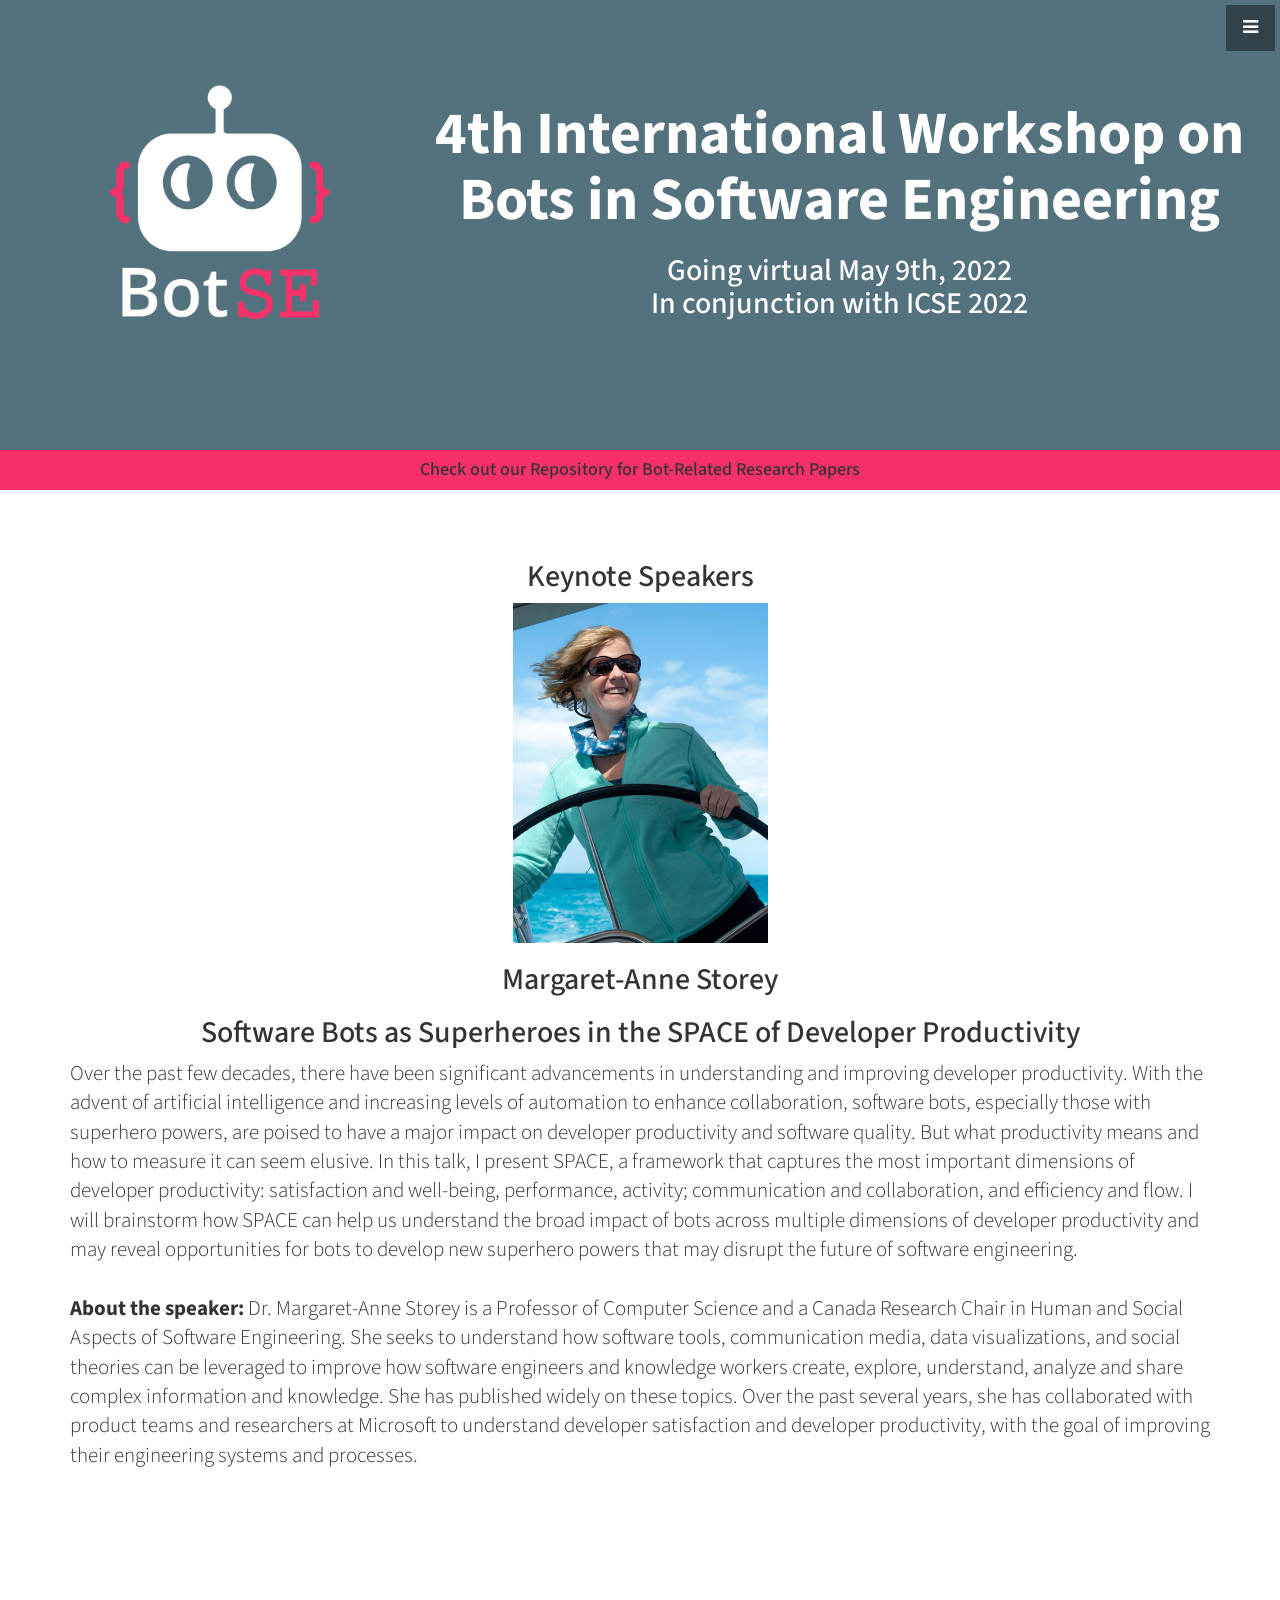
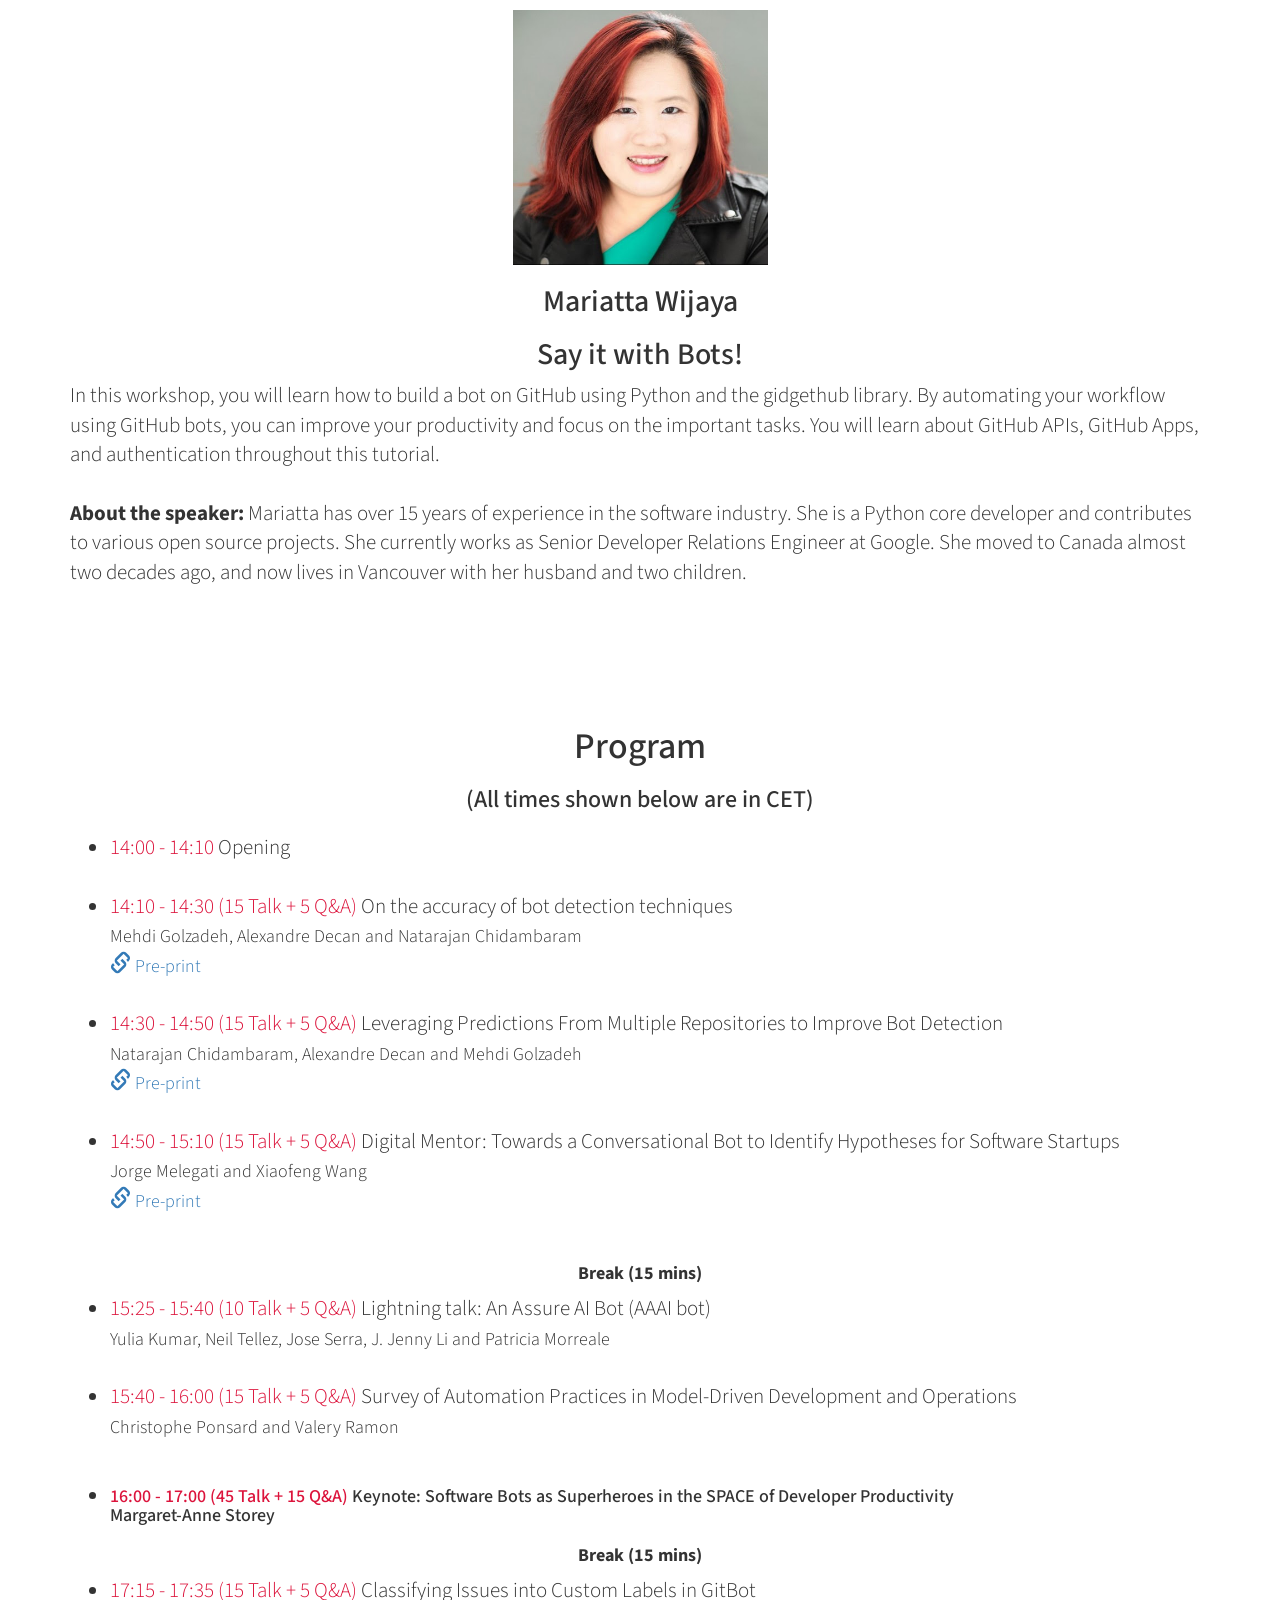
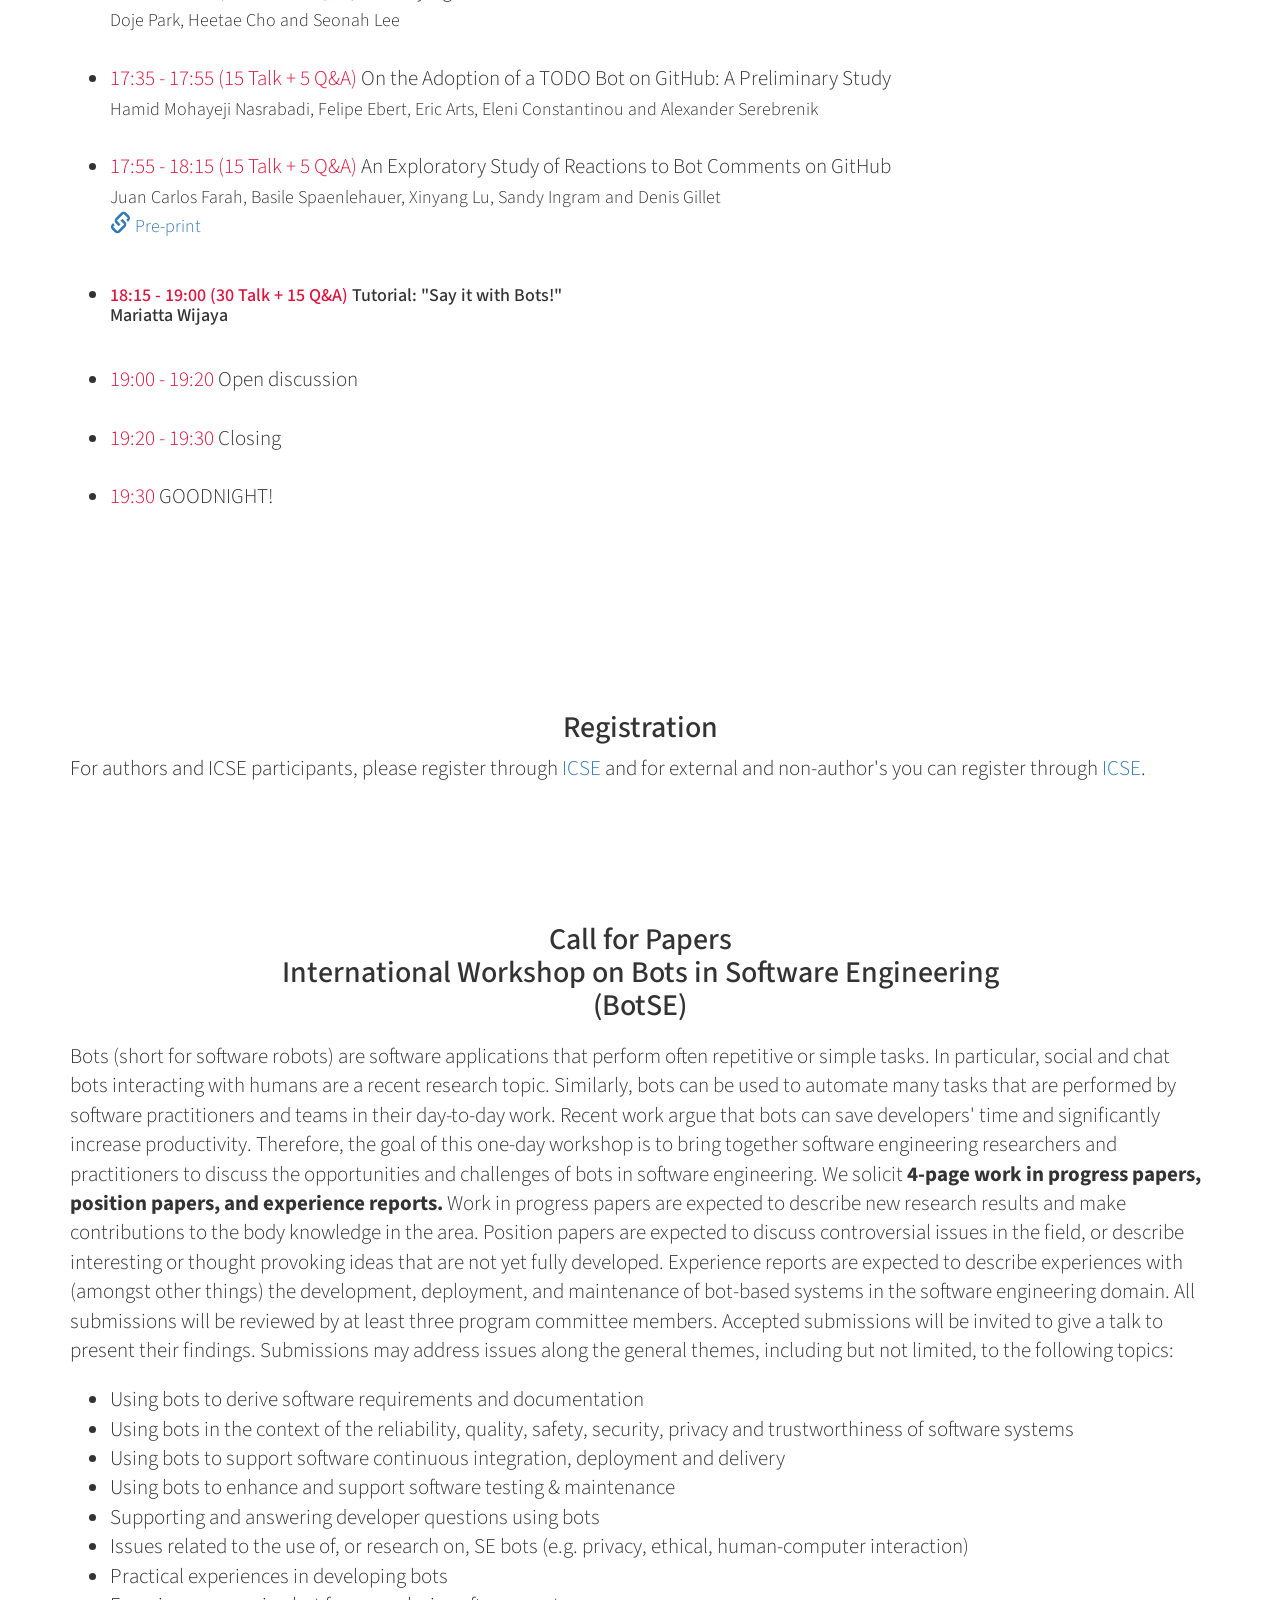
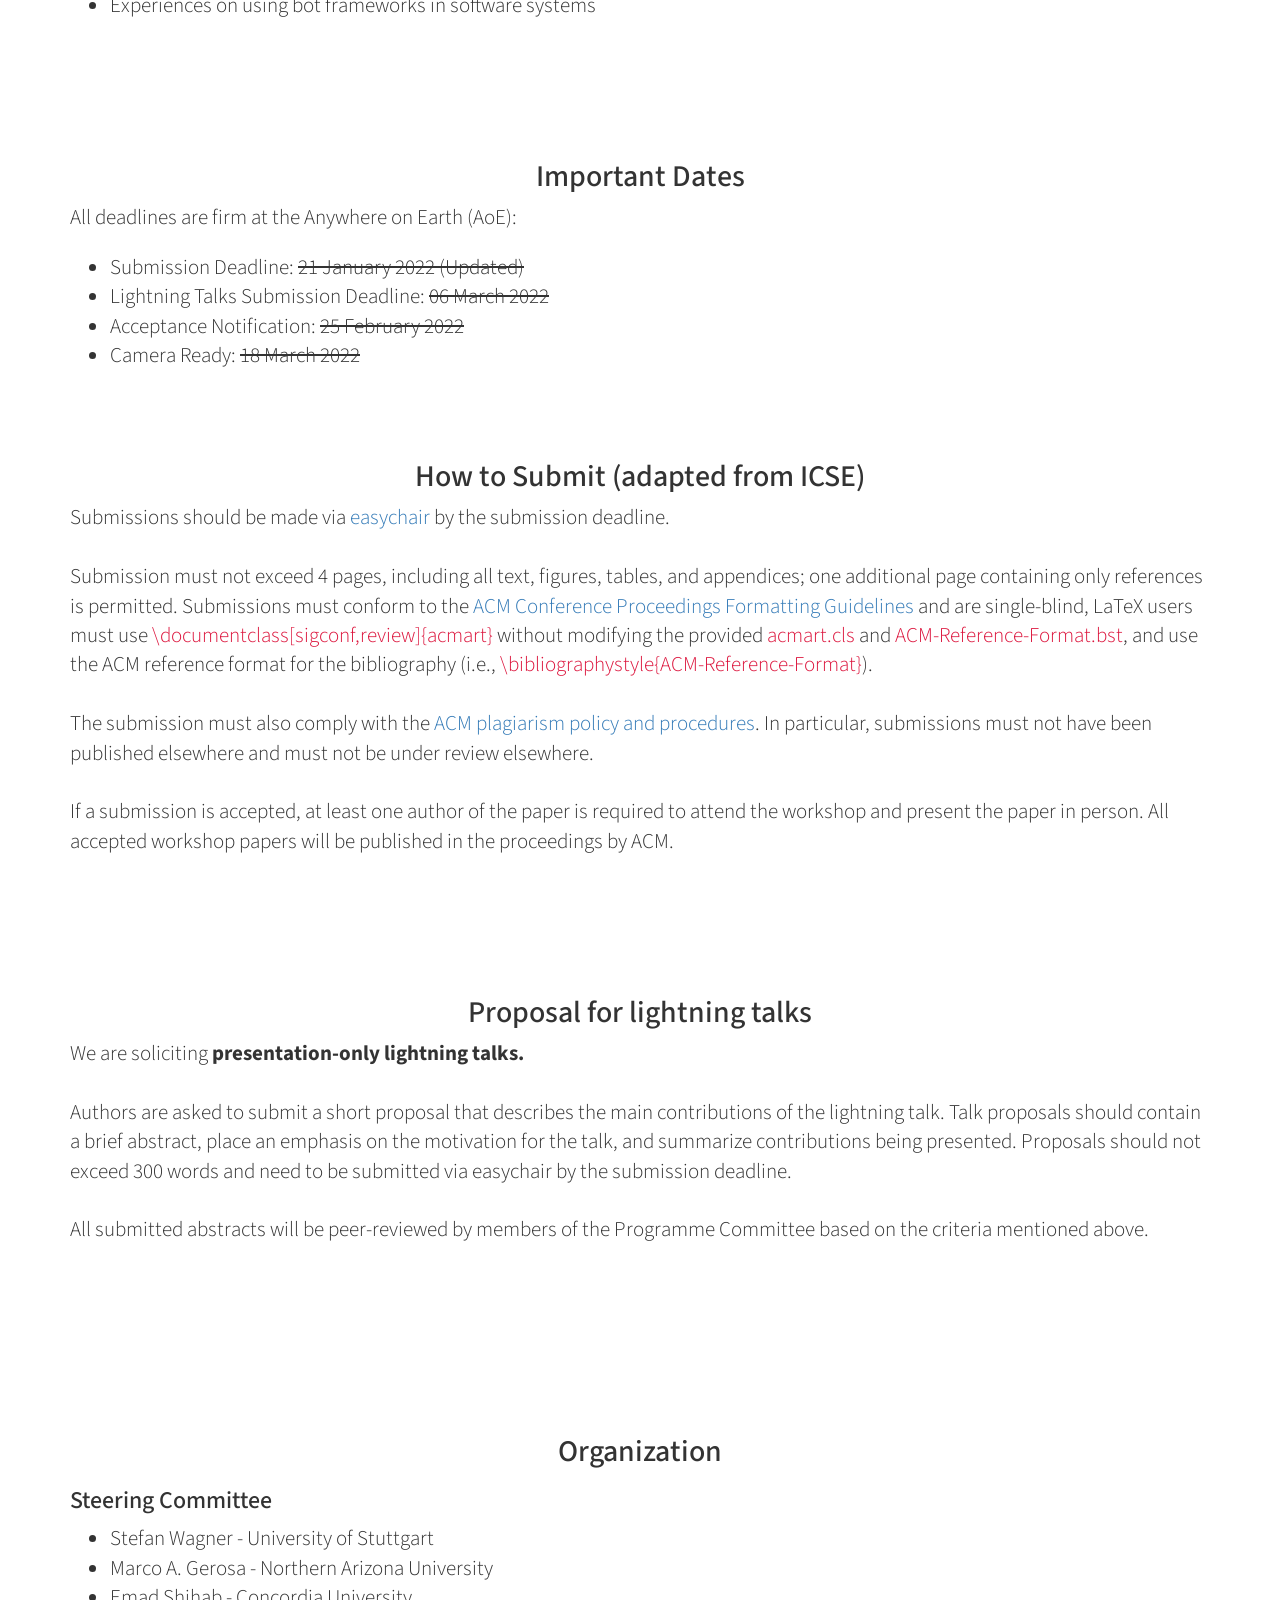
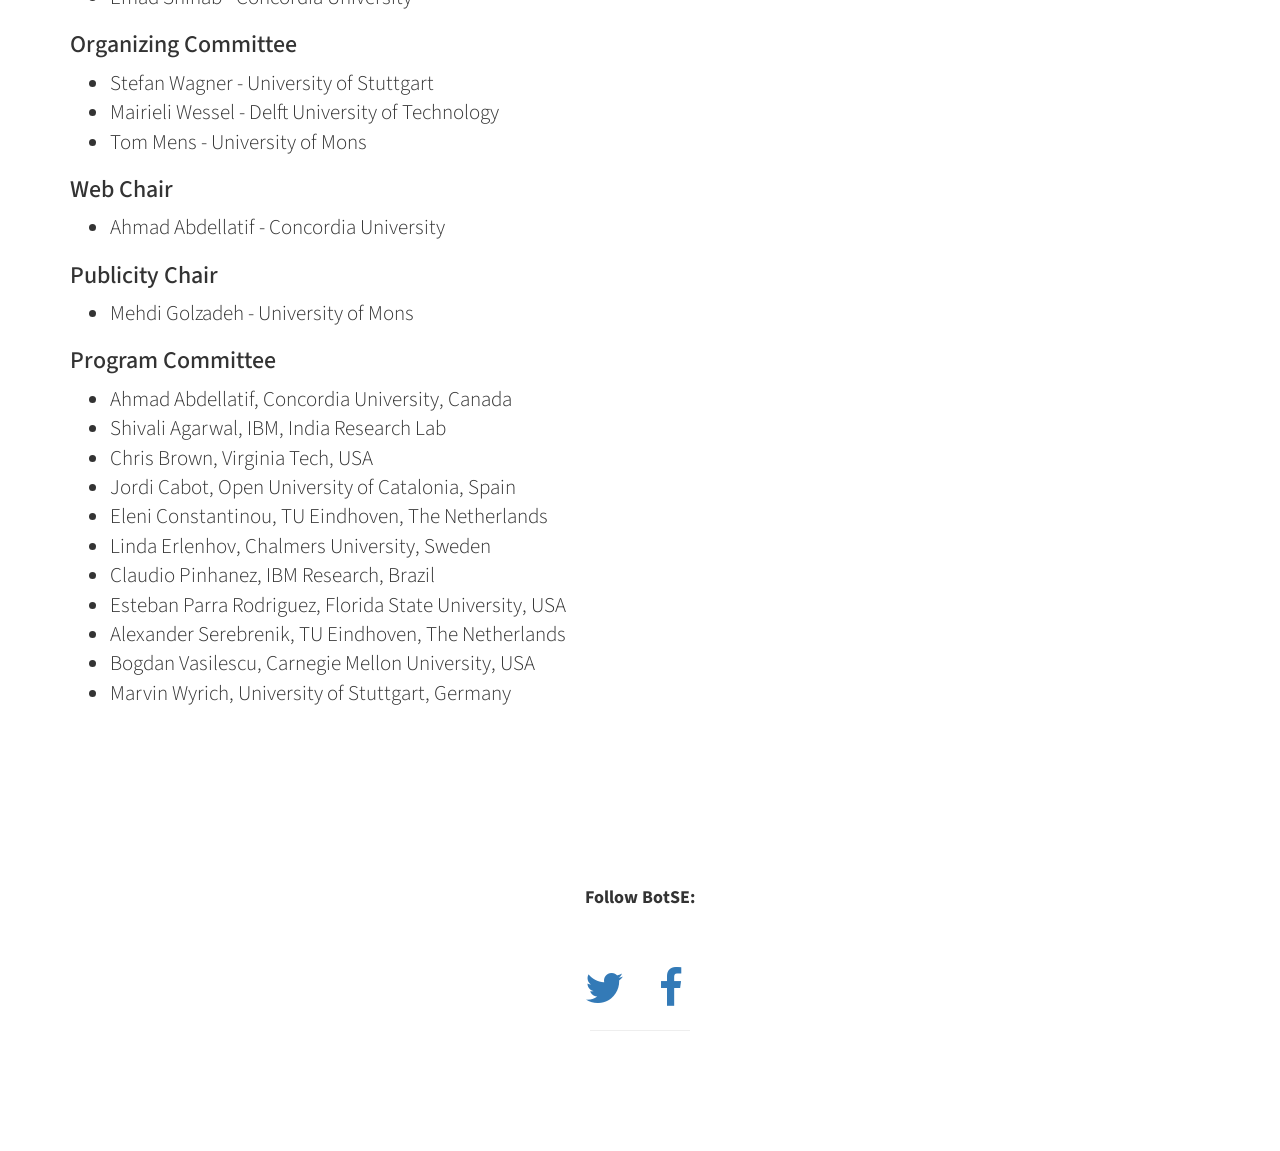
<file: 2022/index.html>
<!DOCTYPE html>
<html lang="en">

<head><meta charset="euc-jp">
	<link rel="icon" type="image/x-icon" href="img/botse_logo.png"/>
    
    <meta http-equiv="X-UA-Compatible" content="IE=edge">
    <meta name="viewport" content="width=device-width, initial-scale=1">
    <meta name="description" content="4th International Workshop on Bots in Software Engineerin">
    <meta name="author" content="">
    <title>BotSE 2022</title>
    <link href="css/bootstrap.min.css" rel="stylesheet">
    <link href="css/stylish-portfolio.css" rel="stylesheet">   
    <link href="font-awesome/css/font-awesome.min.css" rel="stylesheet" type="text/css">
    <link href="http://fonts.googleapis.com/css?family=Source+Sans+Pro:300,400,700,300italic,400italic,700italic" rel="stylesheet" type="text/css">
</head>

<body width = "device-width">   
    
    <a id="menu-toggle" href="#" class="btn btn-dark btn-lg toggle"><i class="fa fa-bars"></i></a>
    <nav id="sidebar-wrapper">
        <ul class="sidebar-nav">
            <a id="menu-close" href="#" class="btn btn-custom btn-lg pull-right toggle"><i class="fa fa-times"></i></a>
            <li class="sidebar-brand">
                <a href="#top"  onclick = $("#menu-close").click(); >BotSE 2022</a>
            </li>
            <li>
                <a href="#top" onclick = $("#menu-close").click(); >Keynote Speaker</a>
            </li>
            <li>
                <a href="#accepted" onclick = $("#menu-close").click(); >Program</a>
            </li>
            <li>
                <a href="#Registration" onclick = $("#menu-close").click(); >Registration</a>
            </li>
            <li>
                <a href="#papers" onclick = $("#menu-close").click(); >About BotSE</a>
            </li>
            <li>
                <a href="#papers" onclick = $("#menu-close").click(); >Call for Papers</a>
            </li>
            <li>
                <a href="#dates" onclick = $("#menu-close").click(); >Important Dates</a>
            </li>
            <li>
                <a href="#submission" onclick = $("#menu-close").click(); >How to Submit</a>
            </li>
            <li>
                <a href="#talk" onclick = $("#menu-close").click(); >Lighting Talks</a>
            </li>
            <li>
                <a href="#organization" onclick = $("#menu-close").click(); >Organization</a>
            </li>
            <li>
                <a href="https://botse.github.io/2021/" >BotSE 2021</a>
            </li>
            <li>
                <a href="https://botse.github.io/2020/" >BotSE 2020</a>
            </li>
            <li>
                <a href="https://botse.github.io/2019/" >BotSE 2019</a>
            </li>
            <!-- <li>
                <a href="2016/" onclick = $("#menu-close").click(); >Previous Editions</a>
            </li> -->
        </ul>
    </nav>

    <header id="top" class="header">
        <div class="text-vertical-horizontal-center">
        <img align="left" style="display: block; max-width:400px; max-height:400px; width: auto; height: auto;" src="img/botse_logo.png">
        <h1 align="text-center" style="font-size: 60px;padding-top: 5%;"> <b>4th International Workshop on </br>Bots in Software Engineering</b> </h1>
         <h2>Going virtual May 9th, 2022 <br> In conjunction with ICSE 2022</h2> 
        </br>
         
        </div>
    </header>

    <section id="papersAd" style="background-color: #F7306A">
        <div class="container">
            <div class="row">
                <div class="col-lg-12">
                    <h4 class="text-center">Check out our <a style="color: #333333" href="http://papers.botse.org">Repository for Bot-Related Research Papers</a> </h4>
                </div>
            </div>
        </div>
    </section>
    
    <section id="keynotes" class="about">
        <div class="container">
            <div class="row">
                <div class="col-lg-12">
                    <h2 class="text-center">Keynote Speakers</h2>
                        <div align="middle" width="100%">
                                    <img style="display: block; width:255px; height: 340px;" src="img/keynote1.jpeg">
                        </div>
                         <h2 class="text-center">Margaret-Anne Storey</h2>
                         <h2 class="text-center">Software Bots as Superheroes in the SPACE of Developer Productivity</h2>

                    <p class="lead">
                     Over the past few decades, there have been significant advancements in understanding and improving developer productivity. With the advent of artificial intelligence and increasing levels of automation to enhance collaboration, software bots, especially those with superhero powers, are poised to have a major impact on developer productivity and software quality.  But what productivity means and how to measure it can seem elusive. In this talk, I present SPACE, a framework that captures the most important dimensions of developer productivity: satisfaction and well-being, performance, activity; communication and collaboration, and efficiency and flow. I will brainstorm how SPACE can help us understand the broad impact of bots across multiple dimensions of developer productivity and may reveal opportunities for bots to develop new superhero powers that may disrupt the future of software engineering.  
<br> <br>

                        <strong>About the speaker:</strong> Dr. Margaret-Anne Storey is a Professor of Computer Science and a Canada Research Chair in Human and Social Aspects of Software Engineering. She seeks to understand how software tools, communication media, data visualizations, and social theories can be leveraged to improve how software engineers and knowledge workers create, explore, understand, analyze and share complex information and knowledge. She has published widely on these topics. Over the past several years, she has collaborated with product teams and researchers at Microsoft to understand developer satisfaction and developer productivity, with the goal of improving their engineering systems and processes.
                    </p>
                </div>
            </div>
        </div>  
    </section>  
    
        <section id="keynotes" class="about">
        <div class="container">
            <div class="row">
                <div class="col-lg-12">
                    <h2 class="text-center"></h2>
                        <div align="middle" width="100%">
                                    <img style="display: block; width:255px; height: 255px;" src="img/mariatta.jpeg">
                        </div>
                         <h2 class="text-center">Mariatta Wijaya</h2>
                         <h2 class="text-center">Say it with Bots!</h2>

                    <p class="lead">
                    In this workshop, you will learn how to build a bot on GitHub using Python and the gidgethub library.
                    By automating your workflow using GitHub bots, you can improve your productivity and focus on the important tasks.
                    You will learn about GitHub APIs, GitHub Apps, and authentication throughout this tutorial. 
<br> <br>

                        <strong>About the speaker:</strong> Mariatta has over 15 years of experience in the software industry. She is a Python core developer and contributes to various open source projects.
                                She currently works as Senior Developer Relations Engineer at Google. She moved to Canada almost two decades ago, and now lives in Vancouver with her husband and two children.
                    </p>
                </div>
            </div>
        </div>  
    </section>    
    


<section id="program" class="about">
        <div class="container">
            <div class="row">
                <div class="col-lg-12">
                    <h1 class="text-center">Program </h1>
                     <h3 class="text-center">(All times shown below are in CET) </h3> 
                    <div class="lead"> 
                        <p class="text-center"></p>
                    </div>
<ul class="lead">
                        <li><span style="color:crimson">14:00 - 14:10 </span>Opening</li>
                    <br>

                    
                        <li><span style="color:crimson">14:10 - 14:30 (15 Talk + 5 Q&A)</span> On the accuracy of bot detection techniques <br> <font size="4">Mehdi Golzadeh, Alexandre Decan and Natarajan Chidambaram</font> 
                        <br><a href="https://decan.lexpage.net/files/BOTSE-2022b.pdf" target="_blank" class="publication-link navigate"><span class="glyphicon glyphicon-link"></span> <font size="4">Pre-print</font></a>
                        </li> <br>
                            
                        <li><span style="color:crimson">14:30 - 14:50 (15 Talk + 5 Q&A)</span> Leveraging Predictions From Multiple Repositories to Improve Bot Detection <br> <font size="4">Natarajan Chidambaram, Alexandre Decan and Mehdi Golzadeh</font> 
                        <br><a href="https://arxiv.org/abs/2203.16987" target="_blank" class="publication-link navigate"><span class="glyphicon glyphicon-link"></span> <font size="4">Pre-print</font></a>
                        </li> <br>
                        
                        
                        <li><span style="color:crimson">14:50 - 15:10 (15 Talk + 5 Q&A)</span> Digital Mentor: Towards a Conversational Bot to Identify Hypotheses for Software Startups <br> <font size="4">Jorge Melegati and Xiaofeng Wang</font> 
                        <br><a href="https://arxiv.org/abs/2204.00455" target="_blank" class="publication-link navigate"><span class="glyphicon glyphicon-link"></span> <font size="4">Pre-print</font></a>
                        </li> <br>
</ul>
                        <h4 class="text-center"><b>Break (15 mins)</b></h4>
                            
 <ul class="lead">                           
                        <li><span style="color:crimson">15:25 - 15:40 (10 Talk + 5 Q&A)</span> Lightning talk: An Assure AI Bot (AAAI bot) <br> <font size="4"> Yulia Kumar, Neil Tellez, Jose Serra, J. Jenny Li and Patricia Morreale </font> 
                        <!--<br><a href="https://www.sciencedirect.com/science/article/abs/pii/S016412122100008X" target="_blank" class="publication-link navigate"><span class="glyphicon glyphicon-link"></span> <font size="4">Pre-print</font></a>-->
                        </li> <br>


                        <li><span style="color:crimson">15:40 - 16:00 (15 Talk + 5 Q&A)</span>   Survey of Automation Practices in Model-Driven Development and Operations <br> <font size="4"> Christophe Ponsard and Valery Ramon </font> 
                        <!--<br><a href="https://research.tue.nl/en/publications/saw-bot-proposing-fixes-for-static-analysis-warnings-with-github-" target="_blank" class="publication-link navigate"><span class="glyphicon glyphicon-link"></span> <font size="4">Pre-print</font></a>-->
                        </li> <br>

                        <li><h4><span style="color:crimson">16:00 - 17:00 (45 Talk + 15 Q&A)</span>  Keynote: Software Bots as Superheroes in the SPACE of Developer Productivity <br> <font size="4">Margaret-Anne Storey</font></li></h4>


</ul>
                    <h4 class="text-center"><b>Break (15 mins)</b></h4>
                    
<ul class="lead">                    
                    
                        <li><span style="color:crimson">17:15 - 17:35 (15 Talk + 5 Q&A)</span>   Classifying Issues into Custom Labels in GitBot <br> <font size="4"> Doje Park, Heetae Cho and Seonah Lee </font> 
                        <!--<br><a href="https://arxiv.org/abs/2103.09423" target="_blank" class="publication-link navigate"><span class="glyphicon glyphicon-link"></span> <font size="4">Pre-print</font></a>-->
                        </li> <br>

                        <li><span style="color:crimson">17:35 - 17:55 (15 Talk + 5 Q&A)</span>   On the Adoption of a TODO Bot on GitHub: A Preliminary Study <br> <font size="4"> Hamid Mohayeji Nasrabadi, Felipe Ebert, Eric Arts, Eleni Constantinou and Alexander Serebrenik </font> 
                        <!--<br><a href="https://arxiv.org/abs/2103.09314" target="_blank" class="publication-link navigate"><span class="glyphicon glyphicon-link"></span> <font size="4">Pre-print</font></a>-->
                        </li> <br>

                        <li><span style="color:crimson">17:55 - 18:15 (15 Talk + 5 Q&A)</span>   An Exploratory Study of Reactions to Bot Comments on GitHub <br> <font size="4"> Juan Carlos Farah, Basile Spaenlehauer, Xinyang Lu, Sandy Ingram and Denis Gillet </font> 
                        <br><a href="https://infoscience.epfl.ch/record/293085?&ln=en" target="_blank" class="publication-link navigate"><span class="glyphicon glyphicon-link"></span> <font size="4">Pre-print</font></a>
                        </li> <br>

                        <!--<h4><b>Keynote</b></h4>-->
                        
                        <li><h4><span style="color:crimson">18:15 - 19:00 (30 Talk + 15 Q&A)</span>   Tutorial: "Say it with Bots!"<br> <font size="4">Mariatta Wijaya</font></li></h4><br>

                        <li> <span style="color:crimson">19:00 - 19:20 </span> Open discussion </li> <br>
                        
                        <li> <span style="color:crimson">19:20 - 19:30 </span> Closing </li> <br>
                        
                        <li> <span style="color:crimson">19:30 </span> GOODNIGHT! </li> <br>


                    <br>
                 </div>
            </div>
        </div>
    </section>

    
            <section id="Registration" class="about">
        <div class="container">
            <div class="row">
                <div class="col-lg-12">
                    <h2 class="text-center">Registration</h2>

                    <p class="lead">
For authors and ICSE participants, please register through <a href="https://conf.researchr.org/attending/icse-2022/registration" target="_blank">ICSE</a> and for external and non-author's you can register through <a href="https://conf.researchr.org/attending/icse-2022/registration" target="_blank">ICSE</a>.


                    </p>
                </div>
            </div>
        </div>  
    </section>
    
    <section id="papers" class="about">
        <div class="container">
            <div class="row">
                <div class="col-lg-12">
                    <h2 class="text-center">Call for Papers
                        <br>
                        International Workshop on Bots in Software Engineering
                        <br>
                        (BotSE)
                    </h2>
                    <div class="lead"> 
                        <p class="text-center"></p>
                    </div>
                    <p class="lead">
                        Bots (short for software robots) are software applications that perform often repetitive or simple tasks. In particular, social and chat bots interacting with humans are a recent research topic. Similarly, bots can be used to automate many tasks that are performed by software practitioners and teams in their day-to-day work. Recent work argue that bots can save developers' time and significantly increase productivity. Therefore, the goal of this one-day workshop is to bring together software engineering researchers and practitioners to discuss the opportunities and challenges of bots in software engineering. We solicit <b>4-page work in progress papers, position papers, and experience reports.</b> Work in progress papers are expected to describe new research results and make contributions to the body knowledge in the area. Position papers are expected to discuss controversial issues in the field, or describe interesting or thought provoking ideas that are not yet fully developed. Experience reports are expected to describe experiences with (amongst other things) the development, deployment, and maintenance of bot-based systems in the software engineering domain. All submissions will be reviewed by at least three program committee members. Accepted submissions will be invited to give a talk to present their findings. Submissions may address issues along the general themes, including but not limited, to the following topics:

                    <ul class="lead">
                        <li> Using bots to derive software requirements and documentation </li>
                        <li> Using bots in the context of the reliability, quality, safety, security, privacy and trustworthiness of software systems </li>
                        <li> Using bots to support software continuous integration, deployment and delivery </li>
                        <li> Using bots to enhance and support software testing & maintenance </li>
                        <li> Supporting and answering developer questions using bots </li>
                        <li> Issues related to the use of, or research on, SE bots (e.g. privacy, ethical, human-computer interaction) </li>
                        <li> Practical experiences in developing bots </li>
                        <li> Experiences on using bot frameworks in software systems </li>
                    </p>
                    </ul>
                </div>
            </div>
            
        </div>
    
    </section>
 
    <section id="dates" class="about">
        <div class="container">
            <div class="row">
                <div class="col-lg-12">
                    <h2 class="text-center">Important Dates</h2>
                                            <p class="lead">All deadlines are firm at the Anywhere on Earth (AoE):</p>

                        <ul class="lead">
                            
                        <li>Submission Deadline:  <strike>21 January 2022 (Updated) </strike></li>
                        <li>Lightning Talks Submission Deadline: <strike>06 March 2022</strike></li>
                        <li>Acceptance Notification: <strike>25 February 2022</strike></li>
                        <li>Camera Ready: <strike>18 March 2022</strike></li>
                        </ul>

                </div>
            </div>
        </div>

    <section id="submission" class="about">
        <div class="container">
            <div class="row">
                <div class="col-lg-12">
                    <h2 class="text-center">How to Submit (adapted from ICSE)</h2>
                    <p class="lead">
                    Submissions should be made via <a href="https://easychair.org/conferences/?conf=botse2022">easychair</a> by the submission deadline. <br><br>

                        Submission must not exceed 4 pages, including all text, figures, tables, and appendices; one additional page containing only references is permitted. Submissions must conform to the <a href="https://www.acm.org/publications/proceedings-template">ACM Conference Proceedings Formatting Guidelines</a> and are single-blind, 

                        LaTeX users must use <span style="color:crimson">\documentclass[sigconf,review]{acmart}</span> without modifying the provided <span style="color:crimson">acmart.cls</span> and <span style="color:crimson">ACM-Reference-Format.bst</span>, and use the ACM reference format for the bibliography (i.e., <span style="color:crimson">\bibliographystyle{ACM-Reference-Format}</span>).

                        <br><br>
                        The submission must also comply with the <a href="http://www.acm.org/publications/policies/plagiarism_policy">ACM plagiarism policy and procedures</a>. In particular, submissions must not have been published elsewhere and must not be under review elsewhere.
                        <br><br>
                        If a submission is accepted, at least one author of the paper is required to attend the workshop and present the paper in person. All accepted workshop papers will be published in the proceedings by ACM.
                    </p>
                </div>
            </div>
        </div>  
    </section>
         
 <section id="talk" class="about">
        <div class="container">
            <div class="row">
                <div class="col-lg-12">
                    <h2 class="text-center">Proposal for lightning talks</h2>
                    <p class="lead">
                        <!--In addition to the paper submissions, we also solicit <b>presentation-only lightning talks.</b><br>Talk proposals should not exceed 300 words and need to be submitted via <a href="https://easychair.org/conferences/?conf=botse2022">easychair</a> by the submission deadline.-->
                        
                        We are soliciting <b>presentation-only lightning talks.</b><br><br>
                        Authors are asked to submit a short proposal that describes the main contributions of the lightning talk. Talk proposals should contain a brief abstract, place an emphasis on the motivation for the talk, and summarize contributions being presented. Proposals should not exceed 300 words and need to be submitted via easychair by the submission deadline.<br><br>

                        All submitted abstracts will be peer-reviewed by members of the Programme Committee based on the criteria mentioned above.

                        
                        
                    </p>
                </div>
            </div>
        </div>  
    </section>
   

       
    </section>
 
    
    <section id="organization" class="about">
        <div class="container">
            <div class="row">
                <div class="col-lg-12">
                    <h2 class="text-center">Organization</h2>

					<h3>Steering Committee</h3>
                    <ul class="lead">
                        <li>Stefan Wagner - University of Stuttgart</li>
		    		    <li>Marco A. Gerosa - Northern Arizona University</li>
                        <li>Emad Shihab - Concordia University </li>
                        </li>
                    </ul>

                    <h3>Organizing Committee</h3>
                    <ul class="lead">
                    <li>Stefan Wagner - University of Stuttgart</li>
		            <li>Mairieli Wessel - Delft University of Technology</li>
                    <li>Tom Mens - University of Mons</li>
                    </ul>

                    <h3>Web Chair</h3>
                    <ul class="lead">
                        <li>
                        Ahmad Abdellatif - Concordia University
                        </li>
                    </ul>

                    <h3>Publicity Chair</h3>
                    <ul class="lead">
                    <li>
                    Mehdi Golzadeh - University of Mons
                    </li>
                    </ul>
                    
                    <h3>Program Committee</h3>
                       <ul class="lead">
                        <li> Ahmad Abdellatif, Concordia University, Canada</li>
                        <li>Shivali Agarwal, IBM, India Research Lab</li>
                        <li>Chris Brown, Virginia Tech, USA</li>
                        <li>Jordi Cabot, Open University of Catalonia, Spain</li>
                        <li>Eleni Constantinou, TU Eindhoven, The Netherlands</li>
                        <li>Linda Erlenhov, Chalmers University, Sweden</li>
                        <li>Claudio Pinhanez, IBM Research, Brazil</li>
                        <li>Esteban Parra Rodriguez, Florida State University, USA</li>
                        <li>Alexander Serebrenik, TU Eindhoven, The Netherlands</li>
                        <li>Bogdan Vasilescu, Carnegie Mellon University, USA</li>
                        <li>Marvin Wyrich, University of Stuttgart, Germany</li>
                    </ul>
                </div>
            </div>
          
        </div>
       
    </section>

    <footer>
        <div class="container">
            <div class="row">
                <div class="col-lg-10 col-lg-offset-1 text-center">
                    <h4><strong>Follow BotSE:</strong>
                    </h4>
                    <p><br></p>
                    
                    <br>
                    <ul class="list-inline">
                        
                        <li>
                            <a href="https://twitter.com/BotSE_WS"><i class="fa fa-twitter fa-fw fa-3x"></i></a>
                        </li>
                        <li>
                            <a href="https://www.facebook.com/BotSEws"><i class="fa fa-facebook fa-fw fa-3x"></i></a>
                        </li>
                    </ul>
                    <hr class="small">
                    <p class="text-muted"></p>
                </div>
            </div>
        </div>
    </footer>

    <!-- jQuery -->
    <script src="js/jquery.js"></script>

    
    <script src="js/bootstrap.min.js"></script>

   
    <script>
   
    $("#menu-close").click(function(e) {
        e.preventDefault();
        $("#sidebar-wrapper").toggleClass("active");
    });

    $("#menu-toggle").click(function(e) {
        e.preventDefault();
        $("#sidebar-wrapper").toggleClass("active");
    });

    $(function() {
        $('a[href*=#]:not([href=#])').click(function() {
            if (location.pathname.replace(/^\//, '') == this.pathname.replace(/^\//, '') || location.hostname == this.hostname) {

                var target = $(this.hash);
                target = target.length ? target : $('[name=' + this.hash.slice(1) + ']');
                if (target.length) {
                    $('html,body').animate({
                        scrollTop: target.offset().top
                    }, 1000);
                    return false;
                }
            }
        });
    });
    </script>

</body>

</html>
</file>
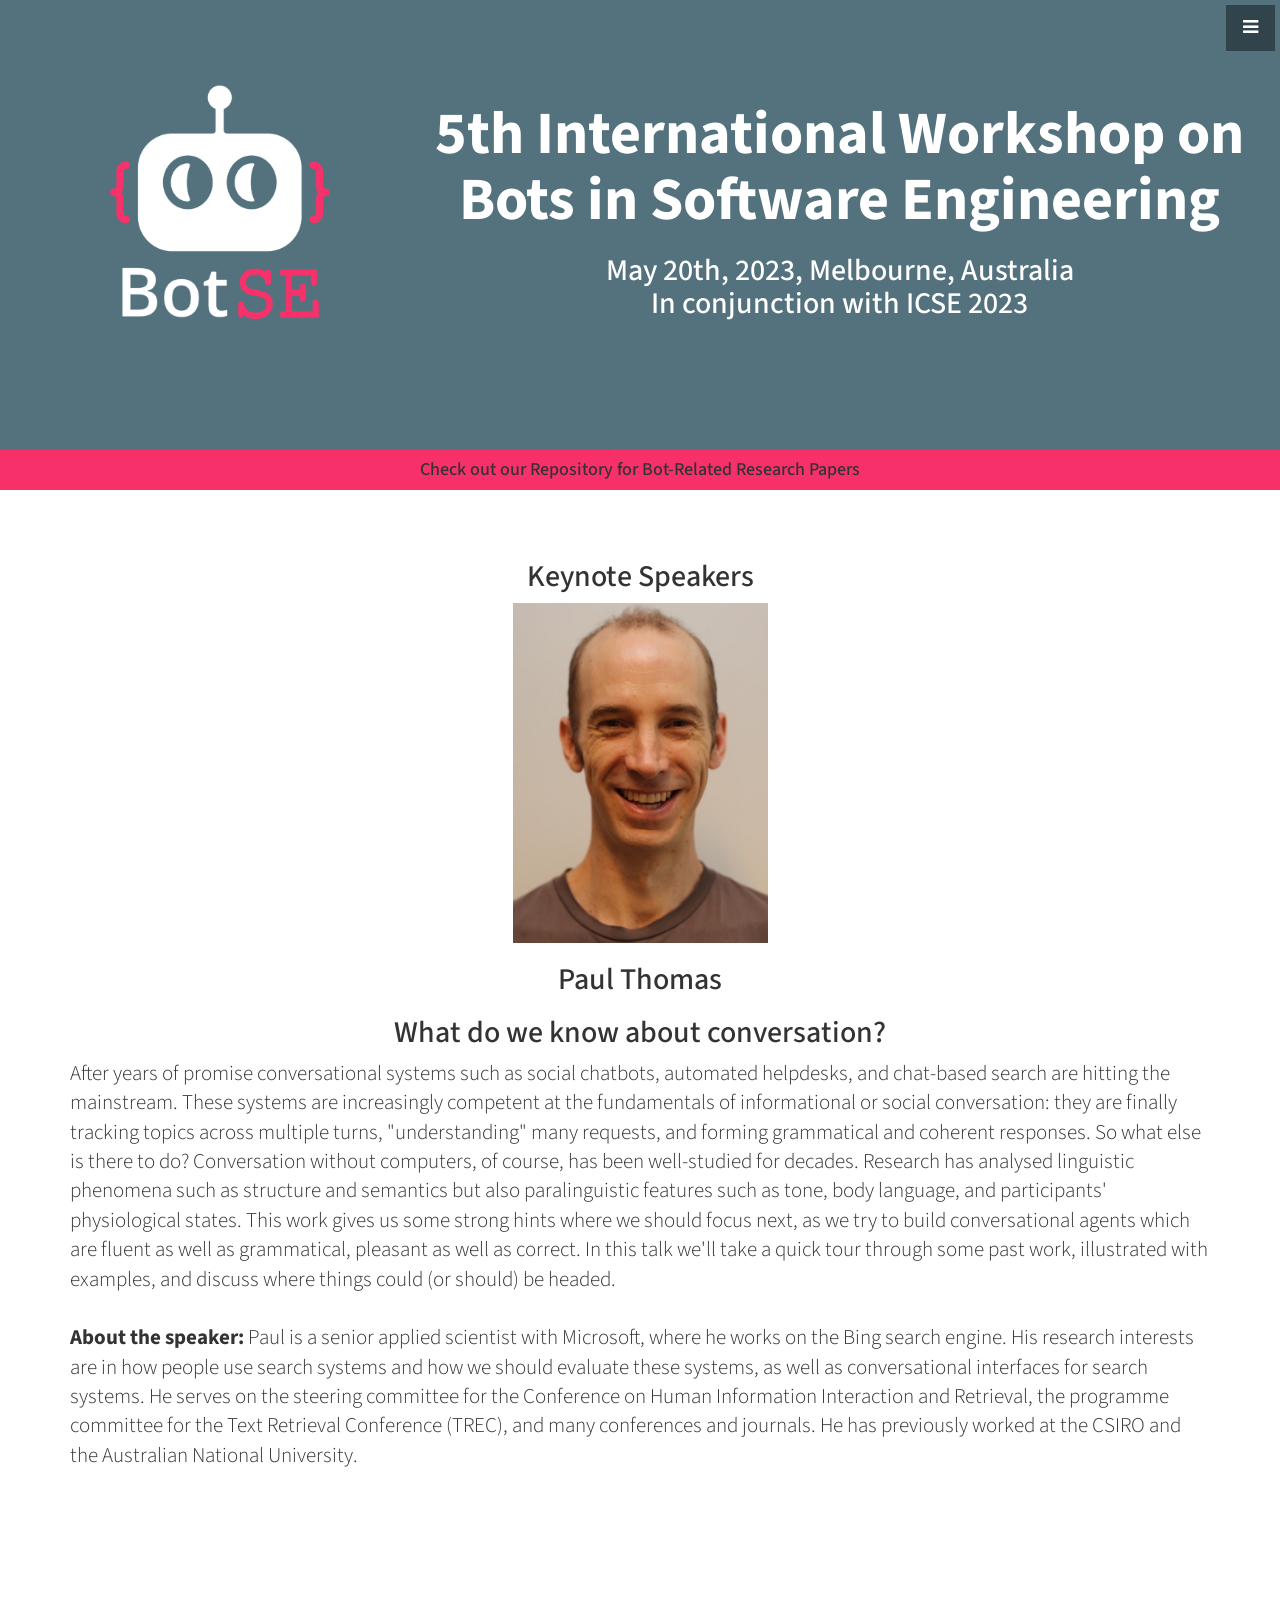
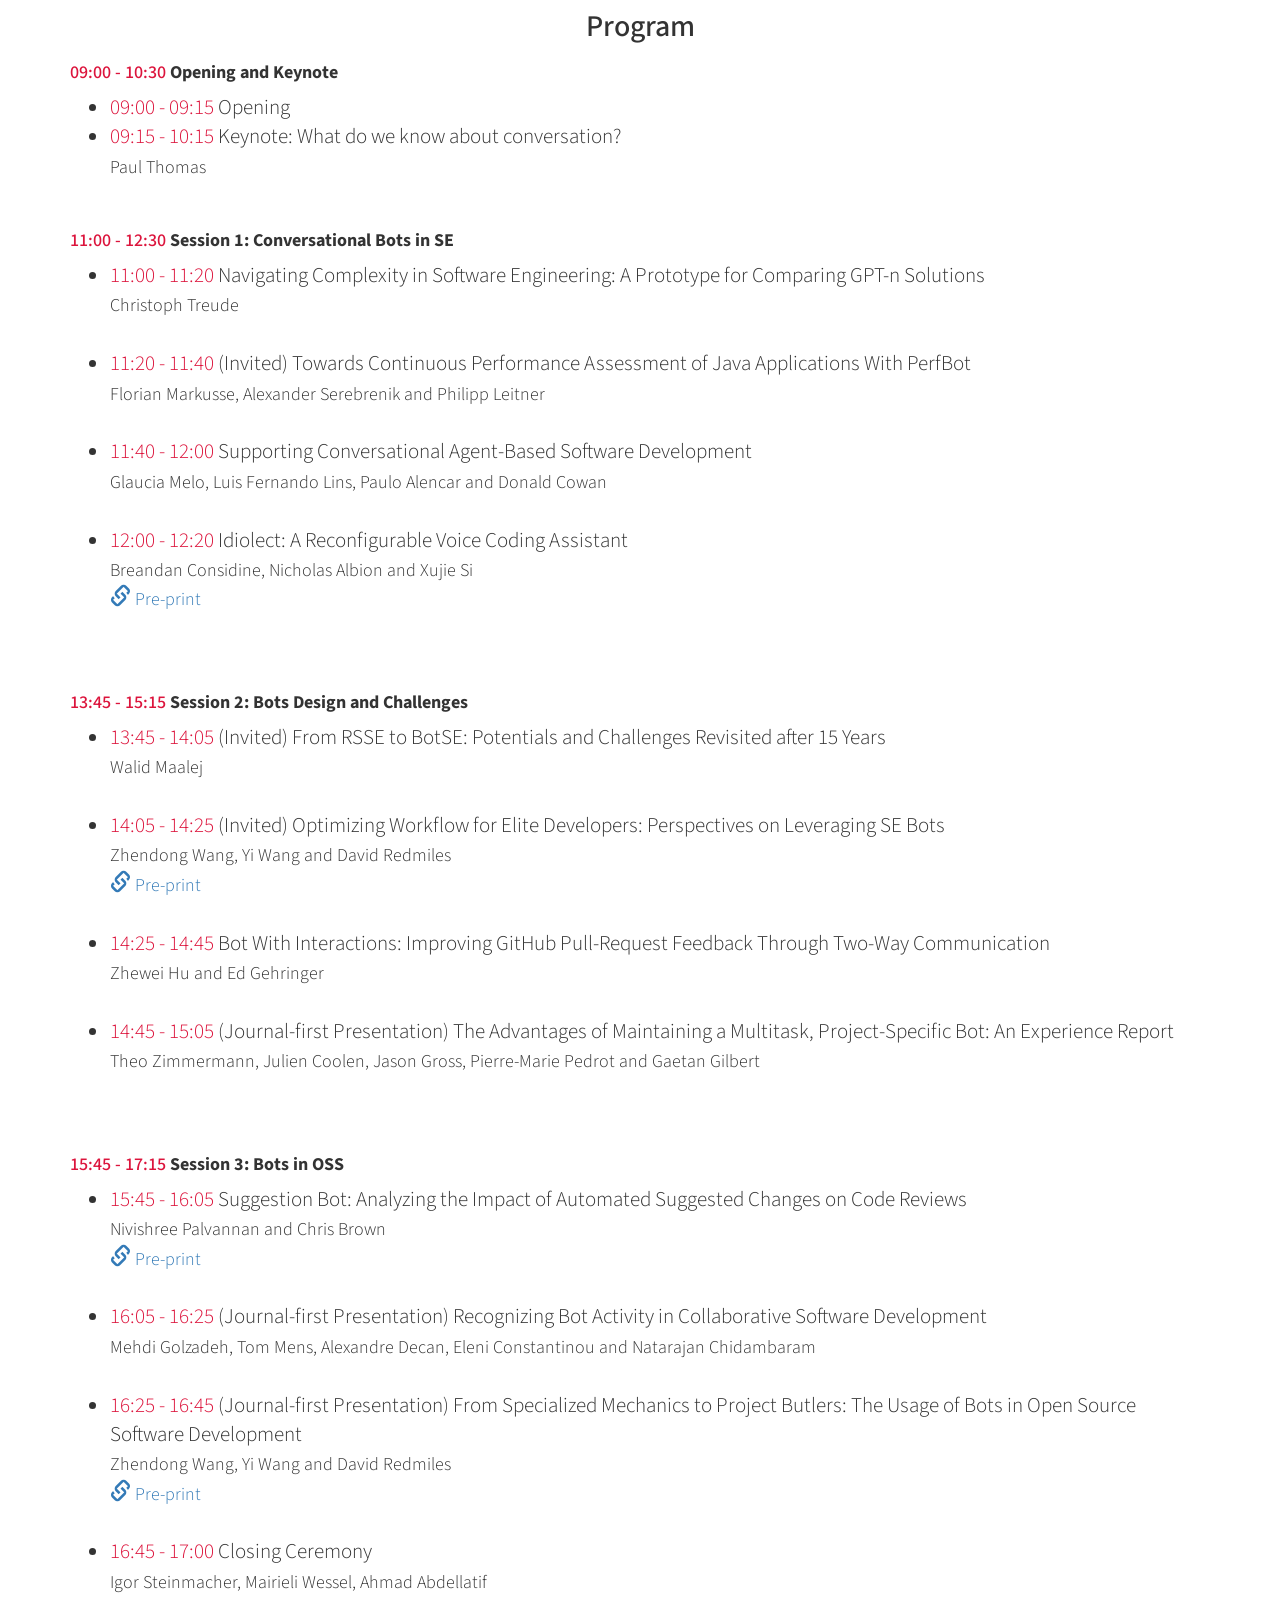
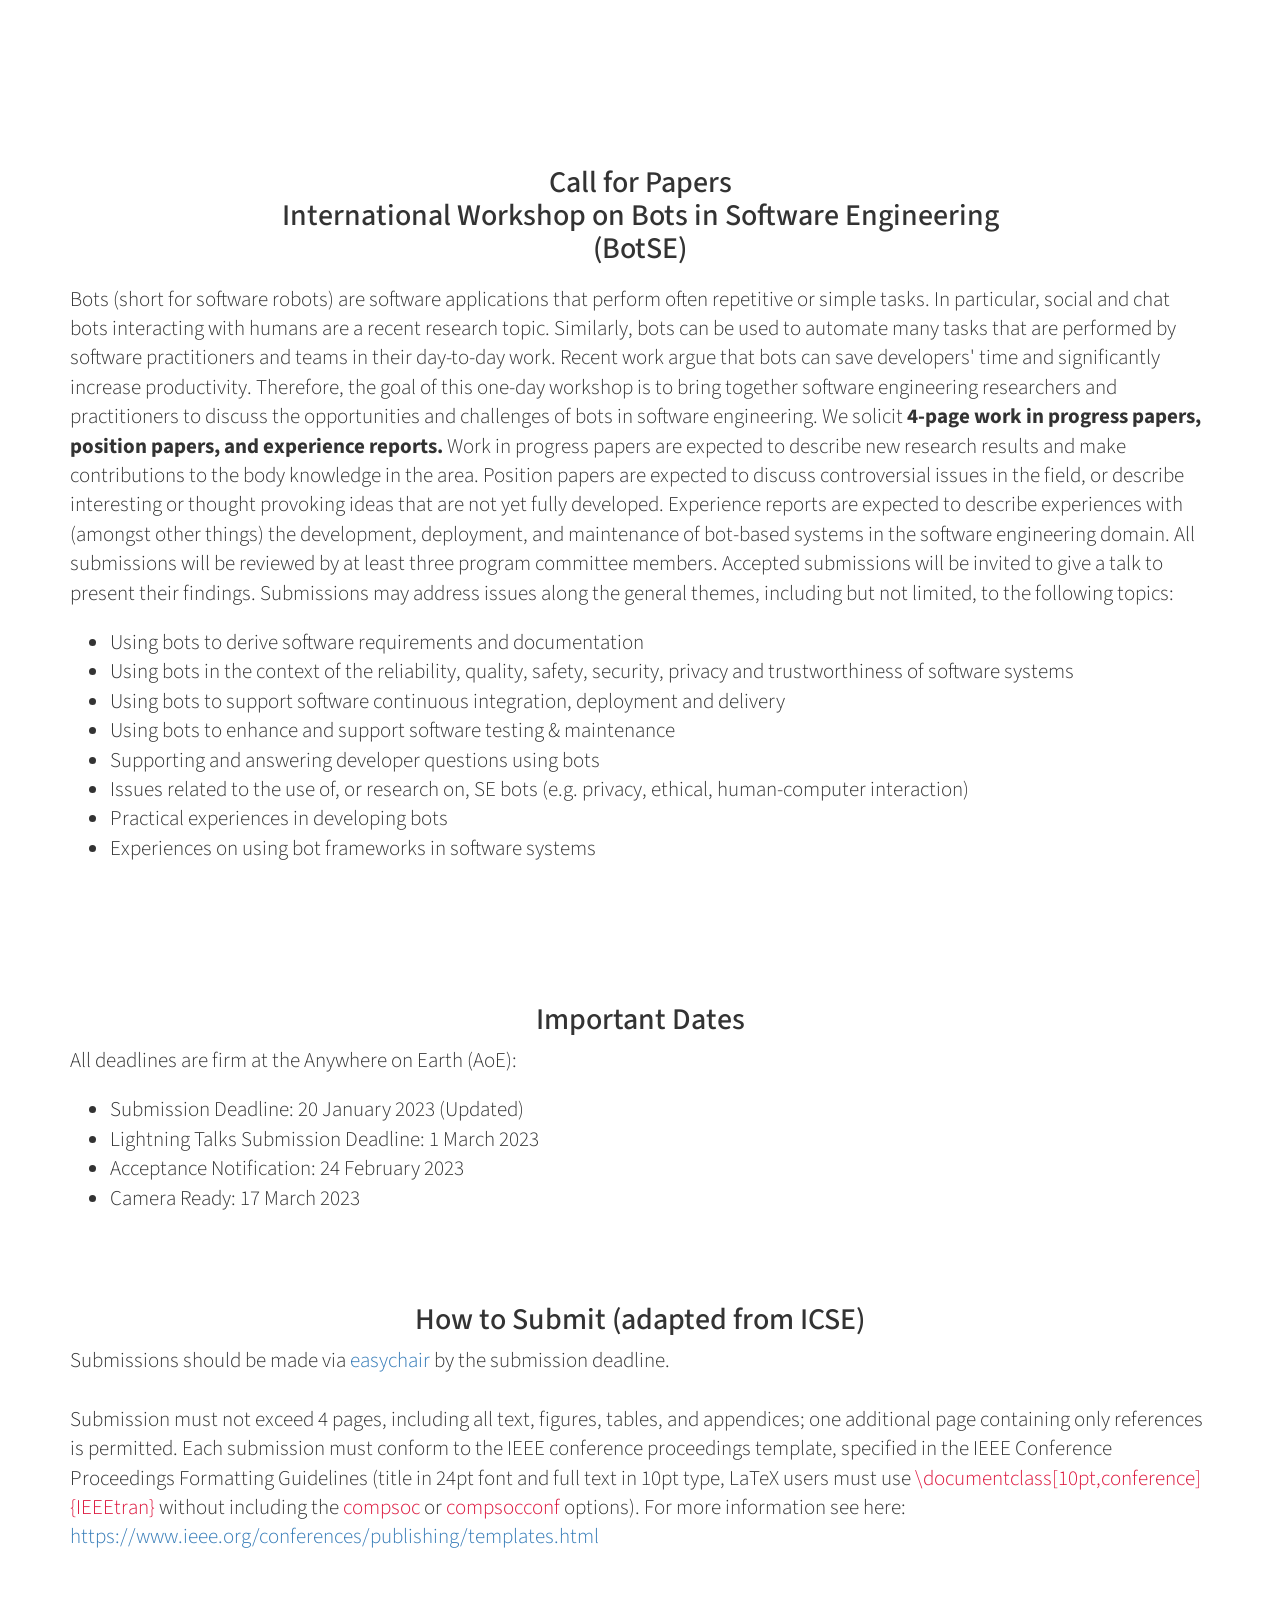
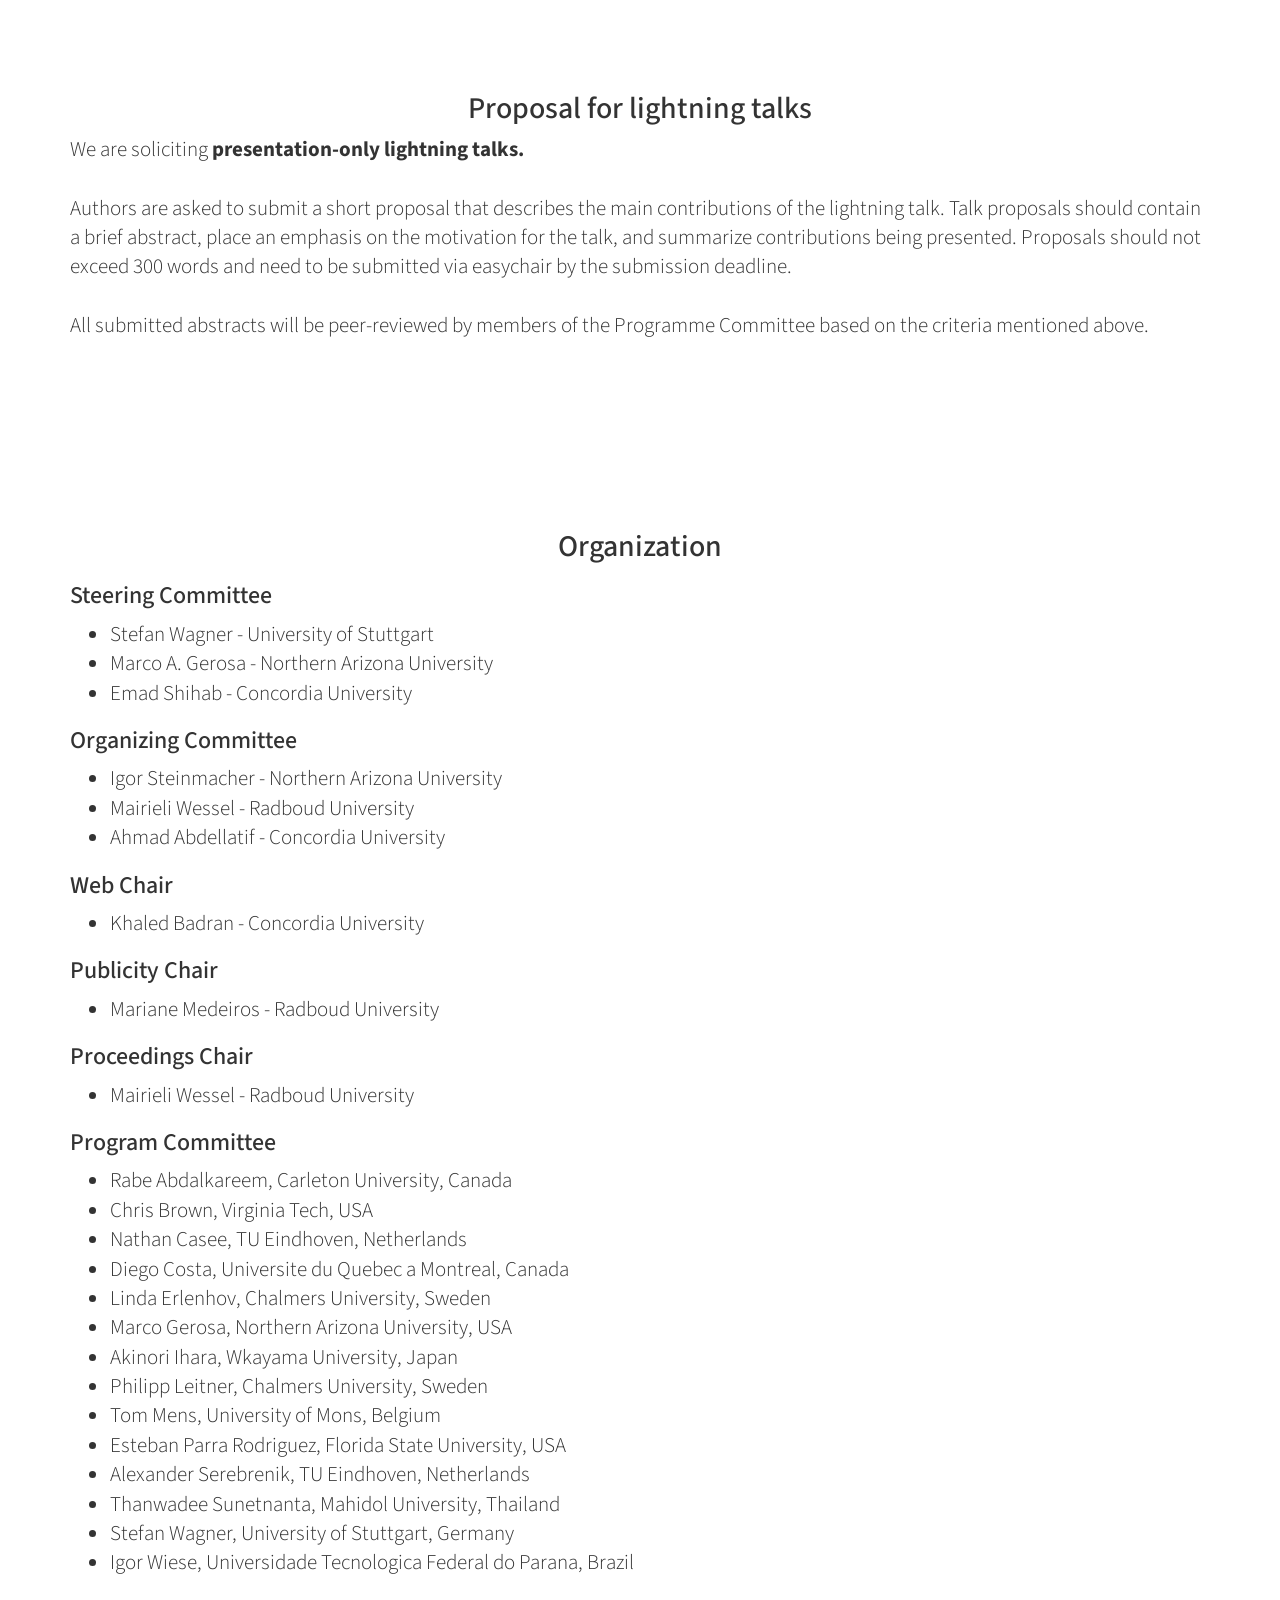
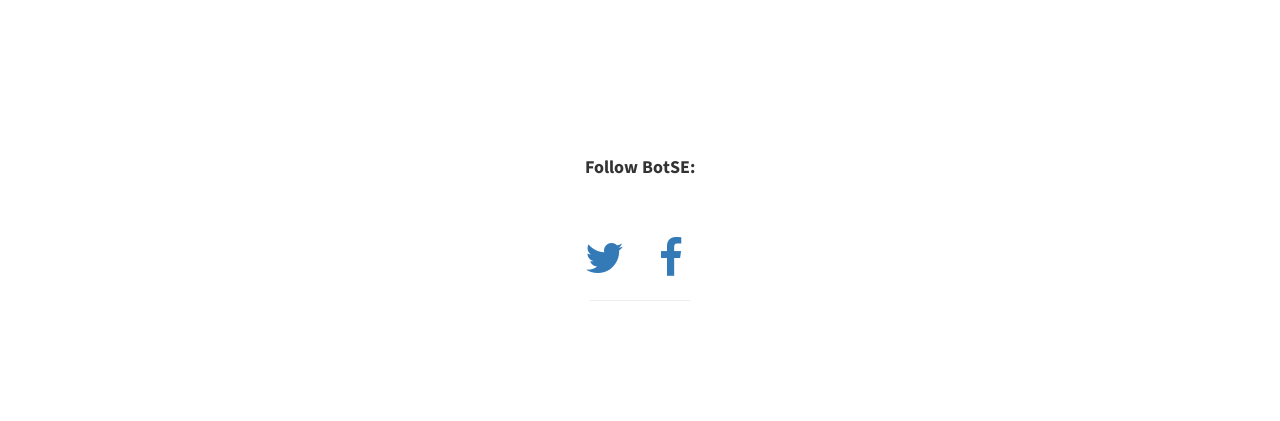
<file: 2023/index.html>
<!DOCTYPE html>
<html lang="en">

<head><meta charset="euc-jp">
	<link rel="icon" type="image/x-icon" href="img/botse_logo.png"/>
    
    <meta http-equiv="X-UA-Compatible" content="IE=edge">
    <meta name="viewport" content="width=device-width, initial-scale=1">
    <meta name="description" content="4th International Workshop on Bots in Software Engineerin">
    <meta name="author" content="">
    <title>BotSE 2023</title>
    <link href="css/bootstrap.min.css" rel="stylesheet">
    <link href="css/stylish-portfolio.css" rel="stylesheet">   
    <link href="font-awesome/css/font-awesome.min.css" rel="stylesheet" type="text/css">
    <link href="http://fonts.googleapis.com/css?family=Source+Sans+Pro:300,400,700,300italic,400italic,700italic" rel="stylesheet" type="text/css">
</head>

<body width = "device-width">   
    
    <a id="menu-toggle" href="#" class="btn btn-dark btn-lg toggle"><i class="fa fa-bars"></i></a>
    <nav id="sidebar-wrapper">
        <ul class="sidebar-nav">
            <a id="menu-close" href="#" class="btn btn-custom btn-lg pull-right toggle"><i class="fa fa-times"></i></a>
            <li class="sidebar-brand">
                <a href="#top"  onclick = $("#menu-close").click(); >BotSE 2023</a>
            </li>
            <li>
                <a href="#top" onclick = $("#menu-close").click(); >Keynote Speaker</a>
            </li>
            <li>
                <a href="#accepted" onclick = $("#menu-close").click(); >Program</a>
            </li>
            <li>
                <a href="#Registration" onclick = $("#menu-close").click(); >Registration</a>
            </li>
            <li>
                <a href="#papers" onclick = $("#menu-close").click(); >About BotSE</a>
            </li>
            <li>
                <a href="#papers" onclick = $("#menu-close").click(); >Call for Papers</a>
            </li>
            <li>
                <a href="#dates" onclick = $("#menu-close").click(); >Important Dates</a>
            </li>
            <li>
                <a href="#submission" onclick = $("#menu-close").click(); >How to Submit</a>
            </li>
            <li>
                <a href="#talk" onclick = $("#menu-close").click(); >Lighting Talks</a>
            </li>
            <li>
                <a href="#organization" onclick = $("#menu-close").click(); >Organization</a>
            </li>
            <li>
                <a href="https://botse.github.io/2022/" >BotSE 2022</a>
            </li>
            <li>
                <a href="https://botse.github.io/2021/" >BotSE 2021</a>
            </li>
            <li>
                <a href="https://botse.github.io/2020/" >BotSE 2020</a>
            </li>
            <li>
                <a href="https://botse.github.io/2019/" >BotSE 2019</a>
            </li>
            <!-- <li>
                <a href="2016/" onclick = $("#menu-close").click(); >Previous Editions</a>
            </li> -->
        </ul>
    </nav>

    <header id="top" class="header">
        <div class="text-vertical-horizontal-center">
        <img align="left" style="display: block; max-width:400px; max-height:400px; width: auto; height: auto;" src="img/botse_logo.png">
        <h1 align="text-center" style="font-size: 60px;padding-top: 5%;"> <b>5th International Workshop on </br>Bots in Software Engineering</b> </h1>
         <h2>May 20th, 2023, Melbourne, Australia <br> In conjunction with ICSE 2023</h2> 
        </br>
         
        </div>
    </header>

    <section id="papersAd" style="background-color: #F7306A">
        <div class="container">
            <div class="row">
                <div class="col-lg-12">
                    <h4 class="text-center">Check out our <a style="color: #333333" href="http://papers.botse.org">Repository for Bot-Related Research Papers</a> </h4>
                </div>
            </div>
        </div>
    </section>
    
    <section id="keynotes" class="about">
        <div class="container">
            <div class="row">
                <div class="col-lg-12">
                    <h2 class="text-center">Keynote Speakers</h2>
                        <div align="middle" width="100%">
                                    <img style="display: block; width:255px; height: 340px;" src="img/paul-thomas.jpeg">
                        </div>
                         <h2 class="text-center">Paul Thomas</h2>
                         <h2 class="text-center">What do we know about conversation?</h2>

                    <p class="lead">
                     After years of promise conversational systems such as social chatbots, automated helpdesks, and chat-based search are hitting the mainstream. These systems are increasingly competent at the fundamentals of informational or social conversation: they are finally tracking topics across multiple turns, "understanding" many requests, and forming grammatical and coherent responses. So what else is there to do?
Conversation without computers, of course, has been well-studied for decades. Research has analysed linguistic phenomena such as structure and semantics but also paralinguistic features such as tone, body language, and participants' physiological states. This work gives us some strong hints where we should focus next, as we try to build conversational agents which are fluent as well as grammatical, pleasant as well as correct. In this talk we'll take a quick tour through some past work, illustrated with examples, and discuss where things could (or should) be headed.
  
<br> <br>

                        <strong>About the speaker:</strong> Paul is a senior applied scientist with Microsoft, where he works on the Bing search engine. His research interests are in how people use search systems and how we should evaluate these systems, as well as conversational interfaces for search systems. He serves on the steering committee for the Conference on Human Information Interaction and Retrieval, the programme committee for the Text Retrieval Conference (TREC), and many conferences and journals. He has previously worked at the CSIRO and the Australian National University.
                    </p>
                </div>
            </div>
        </div>  
    </section>  
    
<section id="program" class="about">
        <div class="container">
            <div class="row">
                <div class="col-lg-12">
                    <h2 class="text-center">Program </h2>
                    <div class="lead"> 
                        <p class="text-center"></p>
                    </div>
                    <h4><span style="color:crimson">09:00 - 10:30 </span><b>Opening and Keynote</b></h4>
                    <ul class="lead">
                        <li><span style="color:crimson">09:00 - 09:15 </span>Opening</li>
                        <li><span style="color:crimson">09:15 - 10:15 </span>Keynote: What do we know about conversation? <br> <font size="4">Paul Thomas</font></li>
                    </ul>
                    <br>                    
                    <h4><span style="color:crimson">11:00 - 12:30 </span><b>Session 1: Conversational Bots in SE</b></h4>
                    <ul class="lead">
                        <li><span style="color:crimson">11:00 - 11:20 </span>Navigating Complexity in Software Engineering: A Prototype for Comparing GPT-n Solutions <br> <font size="4">Christoph Treude</font> </li> <br>
                        <li><span style="color:crimson">11:20 - 11:40 </span>(Invited) Towards Continuous Performance Assessment of Java Applications With PerfBot <br> <font size="4">Florian Markusse, Alexander Serebrenik and Philipp Leitner</font> </li> <br>
                        <li><span style="color:crimson">11:40 - 12:00 </span>Supporting Conversational Agent-Based Software Development <br> <font size="4">Glaucia Melo, Luis Fernando Lins, Paulo Alencar and Donald Cowan</font> </li> <br>
                        <li><span style="color:crimson">12:00 - 12:20 </span>Idiolect: A Reconfigurable Voice Coding Assistant <br> <font size="4">Breandan Considine, Nicholas Albion and Xujie Si</font> 
                            <br><a href="http://arxiv.org/abs/2305.03089" target="_blank" class="publication-link navigate"><span class="glyphicon glyphicon-link"></span> <font size="4">Pre-print</font></a>
                        </li> <br>
                    </ul>


                    <br>

                    <h4><span style="color:crimson">13:45 - 15:15 </span><b>Session 2: Bots Design and Challenges</b></h4>
                    <ul class="lead">
                        <li><span style="color:crimson">13:45 - 14:05 </span>(Invited) From RSSE to BotSE: Potentials and Challenges Revisited after 15 Years <br> <font size="4">Walid Maalej</font> </li> <br>
                        <li><span style="color:crimson">14:05 - 14:25 </span>(Invited) Optimizing Workflow for Elite Developers: Perspectives on Leveraging SE Bots <br> <font size="4">Zhendong Wang, Yi Wang and David Redmiles</font>
                            <br><a href="https://doi.org/10.48550/arXiv.2304.14828" target="_blank" class="publication-link navigate"><span class="glyphicon glyphicon-link"></span> <font size="4">Pre-print</font></a>
                        </li> <br>
                        <li><span style="color:crimson">14:25 - 14:45 </span>Bot With Interactions: Improving GitHub Pull-Request Feedback Through Two-Way Communication <br> <font size="4">Zhewei Hu and Ed Gehringer</font> </li> <br>
                        <li><span style="color:crimson">14:45 - 15:05 </span>(Journal-first Presentation) The Advantages of Maintaining a Multitask, Project-Specific Bot: An Experience Report <br> <font size="4">Theo Zimmermann, Julien Coolen, Jason Gross, Pierre-Marie Pedrot and Gaetan Gilbert</font> </li> <br>

                    </ul>
                    <br>

                    <!--<h4 class="text-center"><b>15:30 - 16:00 Coffee Break</b></h4>-->
                    <!--<br>-->

                    <h4><span style="color:crimson">15:45 - 17:15 </span><b>Session 3: Bots in OSS</b></h4>
                    <ul class="lead">
                        <li><span style="color:crimson">15:45 - 16:05 </span>Suggestion Bot: Analyzing the Impact of Automated Suggested Changes on Code Reviews <br> <font size="4">Nivishree Palvannan and Chris Brown</font> 
                            <br><a href="https://arxiv.org/abs/2305.06328" target="_blank" class="publication-link navigate"><span class="glyphicon glyphicon-link"></span> <font size="4">Pre-print</font></a>
                        </li> <br>
                        <!--<li><span style="color:crimson">16:05 - 16:25 </span>(Journal-first Presentation) Using Benchmarking Bots for Continuous Performance Assessment <br> <font size="4">Florian Markusse, Philipp Leitner and Alexander Serebrenik</font> </li> <br>-->
                                                <li><span style="color:crimson">16:05 - 16:25 </span>(Journal-first Presentation) Recognizing Bot Activity in Collaborative Software Development <br> <font size="4">Mehdi Golzadeh, Tom Mens, Alexandre Decan, Eleni Constantinou and Natarajan Chidambaram</font> </li> <br>

                        <li><span style="color:crimson">16:25 - 16:45 </span>(Journal-first Presentation) From Specialized Mechanics to Project Butlers: The Usage of Bots in Open Source Software Development <br> <font size="4">Zhendong Wang, Yi Wang and David Redmiles</font> 
                            <br><a href="https://doi.ieeecomputersociety.org/10.1109/MS.2022.3180297" target="_blank" class="publication-link navigate"><span class="glyphicon glyphicon-link"></span> <font size="4">Pre-print</font></a>
                        </li> <br>
                        <li><span style="color:crimson">16:45 - 17:00 </span>Closing Ceremony <br> <font size="4">Igor Steinmacher, Mairieli Wessel, Ahmad Abdellatif</font> </li> <br>
                    </ul>
                        
                    <!--<h4 class="text-center"><b>Closing</b></h4>-->
                    <!--<h4><b>Closing</b></h4>-->


                </div>
            </div>
            
        </div>
    
    </section>
    
    <section id="papers" class="about">
        <div class="container">
            <div class="row">
                <div class="col-lg-12">
                    <h2 class="text-center">Call for Papers
                        <br>
                        International Workshop on Bots in Software Engineering
                        <br>
                        (BotSE)
                    </h2>
                    <div class="lead"> 
                        <p class="text-center"></p>
                    </div>
                    <p class="lead">
                        Bots (short for software robots) are software applications that perform often repetitive or simple tasks. In particular, social and chat bots interacting with humans are a recent research topic. Similarly, bots can be used to automate many tasks that are performed by software practitioners and teams in their day-to-day work. Recent work argue that bots can save developers' time and significantly increase productivity. Therefore, the goal of this one-day workshop is to bring together software engineering researchers and practitioners to discuss the opportunities and challenges of bots in software engineering. We solicit <b>4-page work in progress papers, position papers, and experience reports.</b> Work in progress papers are expected to describe new research results and make contributions to the body knowledge in the area. Position papers are expected to discuss controversial issues in the field, or describe interesting or thought provoking ideas that are not yet fully developed. Experience reports are expected to describe experiences with (amongst other things) the development, deployment, and maintenance of bot-based systems in the software engineering domain. All submissions will be reviewed by at least three program committee members. Accepted submissions will be invited to give a talk to present their findings. Submissions may address issues along the general themes, including but not limited, to the following topics:

                    <ul class="lead">
                        <li> Using bots to derive software requirements and documentation </li>
                        <li> Using bots in the context of the reliability, quality, safety, security, privacy and trustworthiness of software systems </li>
                        <li> Using bots to support software continuous integration, deployment and delivery </li>
                        <li> Using bots to enhance and support software testing & maintenance </li>
                        <li> Supporting and answering developer questions using bots </li>
                        <li> Issues related to the use of, or research on, SE bots (e.g. privacy, ethical, human-computer interaction) </li>
                        <li> Practical experiences in developing bots </li>
                        <li> Experiences on using bot frameworks in software systems </li>
                    </p>
                    </ul>
                </div>
            </div>
            
        </div>
    
    </section>
 
    <section id="dates" class="about">
        <div class="container">
            <div class="row">
                <div class="col-lg-12">
                    <h2 class="text-center">Important Dates</h2>
                                            <p class="lead">All deadlines are firm at the Anywhere on Earth (AoE):</p>

                        <ul class="lead">
                            
                        <li>Submission Deadline: 20 January 2023 (Updated) </li>
                        <li>Lightning Talks Submission Deadline: 1 March 2023 </li>
                        <li>Acceptance Notification: 24 February 2023 </li>
                        <li>Camera Ready: 17 March 2023 </li>
                        </ul>

                </div>
            </div>
        </div>

    <section id="submission" class="about">
        <div class="container">
            <div class="row">
                <div class="col-lg-12">
                    <h2 class="text-center">How to Submit (adapted from ICSE)</h2>
                    <p class="lead">
                    Submissions should be made via <a href="https://easychair.org/conferences/?conf=botse2023">easychair</a> by the submission deadline. <br><br>

                        Submission must not exceed 4 pages, including all text, figures, tables, and appendices; one additional page containing only references is permitted. 
                        
                        Each submission must conform to the IEEE conference proceedings template, specified in the IEEE Conference Proceedings Formatting Guidelines 
                        (title in 24pt font and full text in 10pt type, LaTeX users must use 
                        <span style="color:crimson">\documentclass[10pt,conference]{IEEEtran}</span>
                        without including the <span style="color:crimson">compsoc</span> or <span style="color:crimson">compsocconf</span> options).
                        For more information see here: <a href="https://www.ieee.org/conferences/publishing/templates.html">https://www.ieee.org/conferences/publishing/templates.html</a>
                        

                        
                        
                        
                        <!--Submissions must conform to the <a href="https://www.acm.org/publications/proceedings-template">ACM Conference Proceedings Formatting Guidelines</a> and are single-blind, -->

                        <!--LaTeX users must use <span style="color:crimson">\documentclass[sigconf,review]{acmart}</span> without modifying the provided <span style="color:crimson">acmart.cls</span> and <span style="color:crimson">ACM-Reference-Format.bst</span>, and use the ACM reference format for the bibliography (i.e., <span style="color:crimson">\bibliographystyle{ACM-Reference-Format}</span>).-->

                        <!--<br><br>-->
                        <!--The submission must also comply with the <a href="http://www.acm.org/publications/policies/plagiarism_policy">ACM plagiarism policy and procedures</a>. In particular, submissions must not have been published elsewhere and must not be under review elsewhere.-->
                        <!--<br><br>-->
                        <!--If a submission is accepted, at least one author of the paper is required to attend the workshop and present the paper in person. All accepted workshop papers will be published in the proceedings by ACM.-->
                    </p>
                </div>
            </div>
        </div>  
    </section>
         
 <section id="talk" class="about">
        <div class="container">
            <div class="row">
                <div class="col-lg-12">
                    <h2 class="text-center">Proposal for lightning talks</h2>
                    <p class="lead">
                        <!--In addition to the paper submissions, we also solicit <b>presentation-only lightning talks.</b><br>Talk proposals should not exceed 300 words and need to be submitted via <a href="https://easychair.org/conferences/?conf=botse2022">easychair</a> by the submission deadline.-->
                        
                        We are soliciting <b>presentation-only lightning talks.</b><br><br>
                        Authors are asked to submit a short proposal that describes the main contributions of the lightning talk. Talk proposals should contain a brief abstract, place an emphasis on the motivation for the talk, and summarize contributions being presented. Proposals should not exceed 300 words and need to be submitted via easychair by the submission deadline.<br><br>

                        All submitted abstracts will be peer-reviewed by members of the Programme Committee based on the criteria mentioned above.

                        
                        
                    </p>
                </div>
            </div>
        </div>  
    </section>
   

       
    </section>
 
    
    <section id="organization" class="about">
        <div class="container">
            <div class="row">
                <div class="col-lg-12">
                    <h2 class="text-center">Organization</h2>

					<h3>Steering Committee</h3>
                    <ul class="lead">
                        <li>Stefan Wagner - University of Stuttgart</li>
		    		    <li>Marco A. Gerosa - Northern Arizona University</li>
                        <li>Emad Shihab - Concordia University </li>
                        </li>
                    </ul>

                    <h3>Organizing Committee</h3>
                    <ul class="lead">
                    <li>Igor Steinmacher - Northern Arizona University</li>
		            <li>Mairieli Wessel - Radboud University</li>
                    <li>Ahmad Abdellatif - Concordia University</li>
                    </ul>

                    <h3>Web Chair</h3>
                    <ul class="lead">
                        <li>
                        Khaled Badran - Concordia University
                        </li>
                    </ul>

                    
                    <h3>Publicity Chair</h3>
                    <ul class="lead">
                    <li>
                    Mariane Medeiros - Radboud University
                    </li>
                    </ul>
                    
                    <h3>Proceedings Chair</h3>
                    <ul class="lead">
                    <li>
                    Mairieli Wessel - Radboud University
                    </li>
                    </ul>

                    
                    <h3>Program Committee</h3>
                       <ul class="lead">
                          <li>Rabe Abdalkareem, Carleton University, Canada</li>
                          <li>Chris Brown, Virginia Tech, USA</li>
                          <li>Nathan Casee, TU Eindhoven, Netherlands</li>
                          <li>Diego Costa, Universite du Quebec a Montreal, Canada</li>
                          <li>Linda Erlenhov, Chalmers University, Sweden</li>
                          <li>Marco Gerosa, Northern Arizona University, USA</li>
                          <li>Akinori Ihara, Wkayama University, Japan</li>
                          <li>Philipp Leitner, Chalmers University, Sweden</li>
                          <li>Tom Mens, University of Mons, Belgium</li>
                          <li>Esteban Parra Rodriguez, Florida State University, USA</li>
                          <li>Alexander Serebrenik, TU Eindhoven, Netherlands</li>
                          <li>Thanwadee Sunetnanta, Mahidol University, Thailand</li>
                          <li>Stefan Wagner, University of Stuttgart, Germany</li>
                          <li>Igor Wiese, Universidade Tecnologica Federal do Parana, Brazil</li>

                    </ul>
                </div>
            </div>
          
        </div>
       
    </section>

    <footer>
        <div class="container">
            <div class="row">
                <div class="col-lg-10 col-lg-offset-1 text-center">
                    <h4><strong>Follow BotSE:</strong>
                    </h4>
                    <p><br></p>
                    
                    <br>
                    <ul class="list-inline">
                        
                        <li>
                            <a href="https://twitter.com/BotSE_WS"><i class="fa fa-twitter fa-fw fa-3x"></i></a>
                        </li>
                        <li>
                            <a href="https://www.facebook.com/BotSEws"><i class="fa fa-facebook fa-fw fa-3x"></i></a>
                        </li>
                    </ul>
                    <hr class="small">
                    <p class="text-muted"></p>
                </div>
            </div>
        </div>
    </footer>

    <!-- jQuery -->
    <script src="js/jquery.js"></script>

    
    <script src="js/bootstrap.min.js"></script>

   
    <script>
   
    $("#menu-close").click(function(e) {
        e.preventDefault();
        $("#sidebar-wrapper").toggleClass("active");
    });

    $("#menu-toggle").click(function(e) {
        e.preventDefault();
        $("#sidebar-wrapper").toggleClass("active");
    });

    $(function() {
        $('a[href*=#]:not([href=#])').click(function() {
            if (location.pathname.replace(/^\//, '') == this.pathname.replace(/^\//, '') || location.hostname == this.hostname) {

                var target = $(this.hash);
                target = target.length ? target : $('[name=' + this.hash.slice(1) + ']');
                if (target.length) {
                    $('html,body').animate({
                        scrollTop: target.offset().top
                    }, 1000);
                    return false;
                }
            }
        });
    });
    </script>

</body>

</html>
</file>
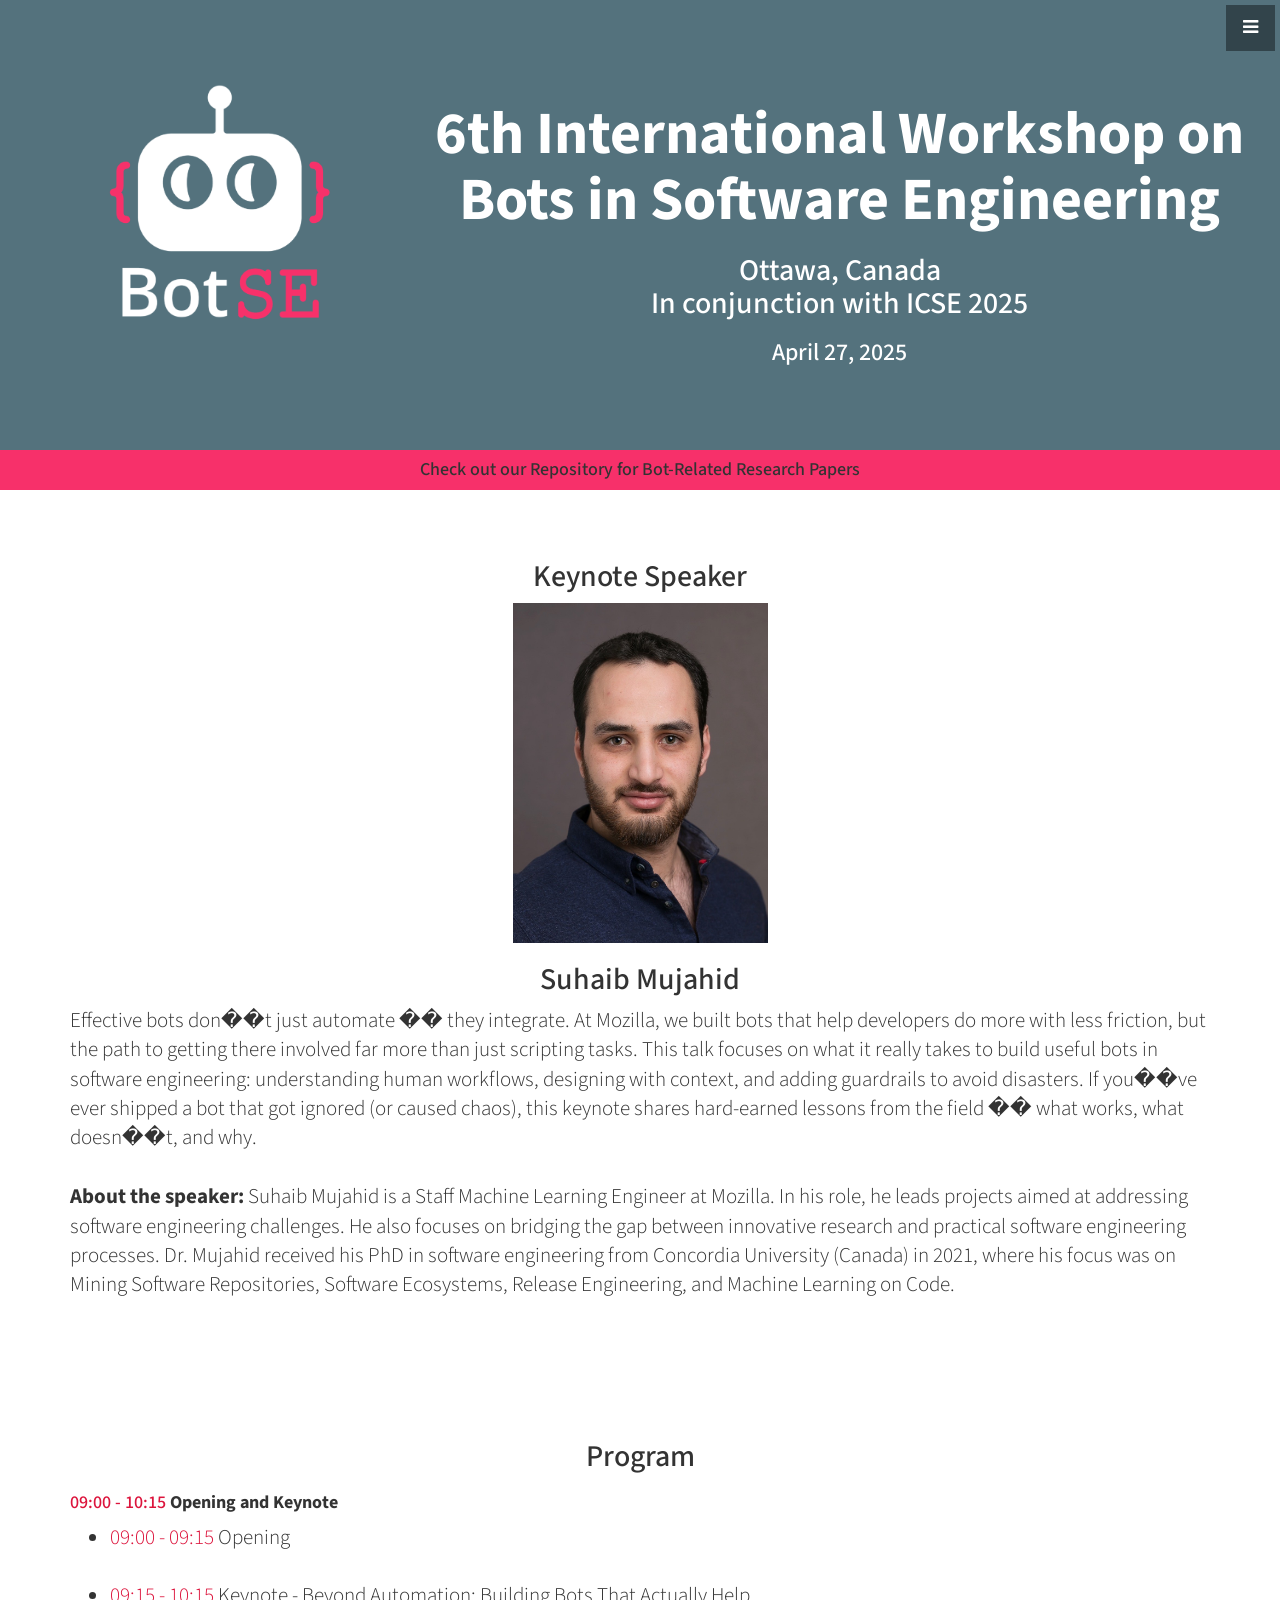
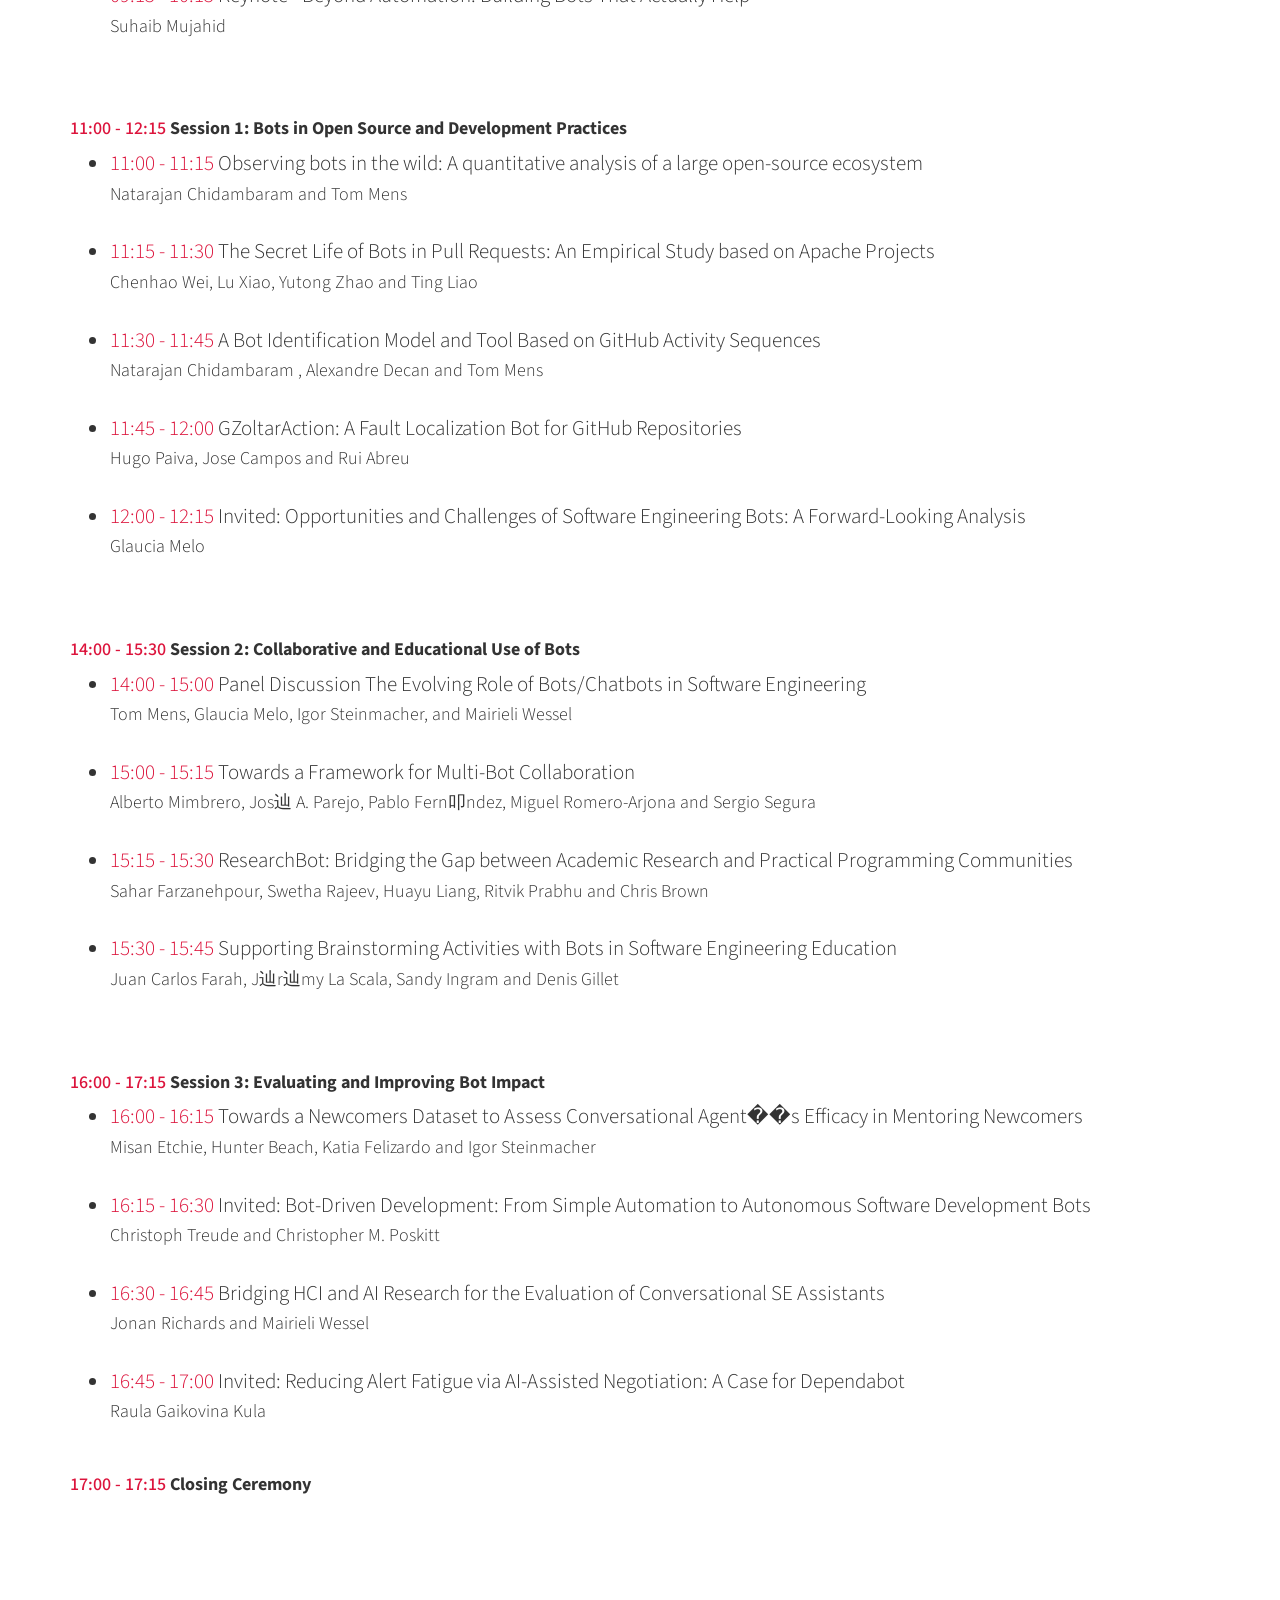
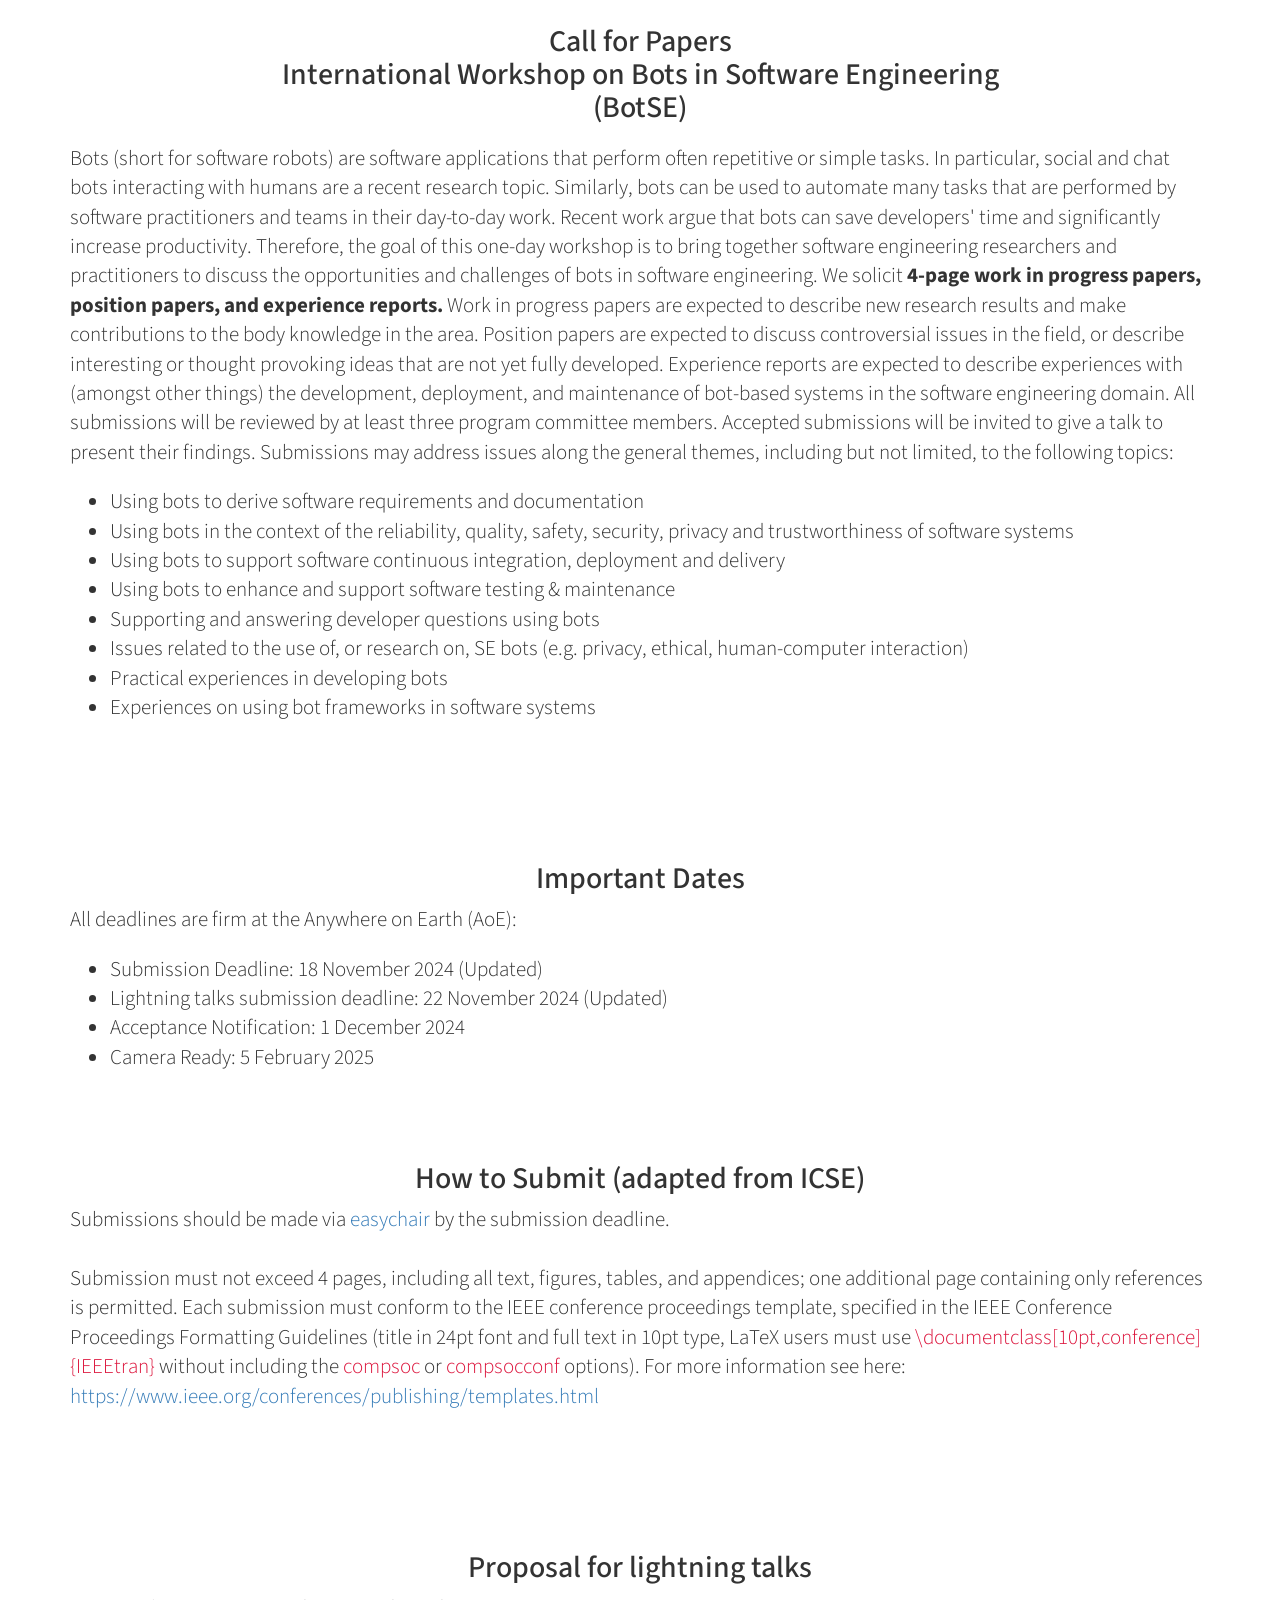
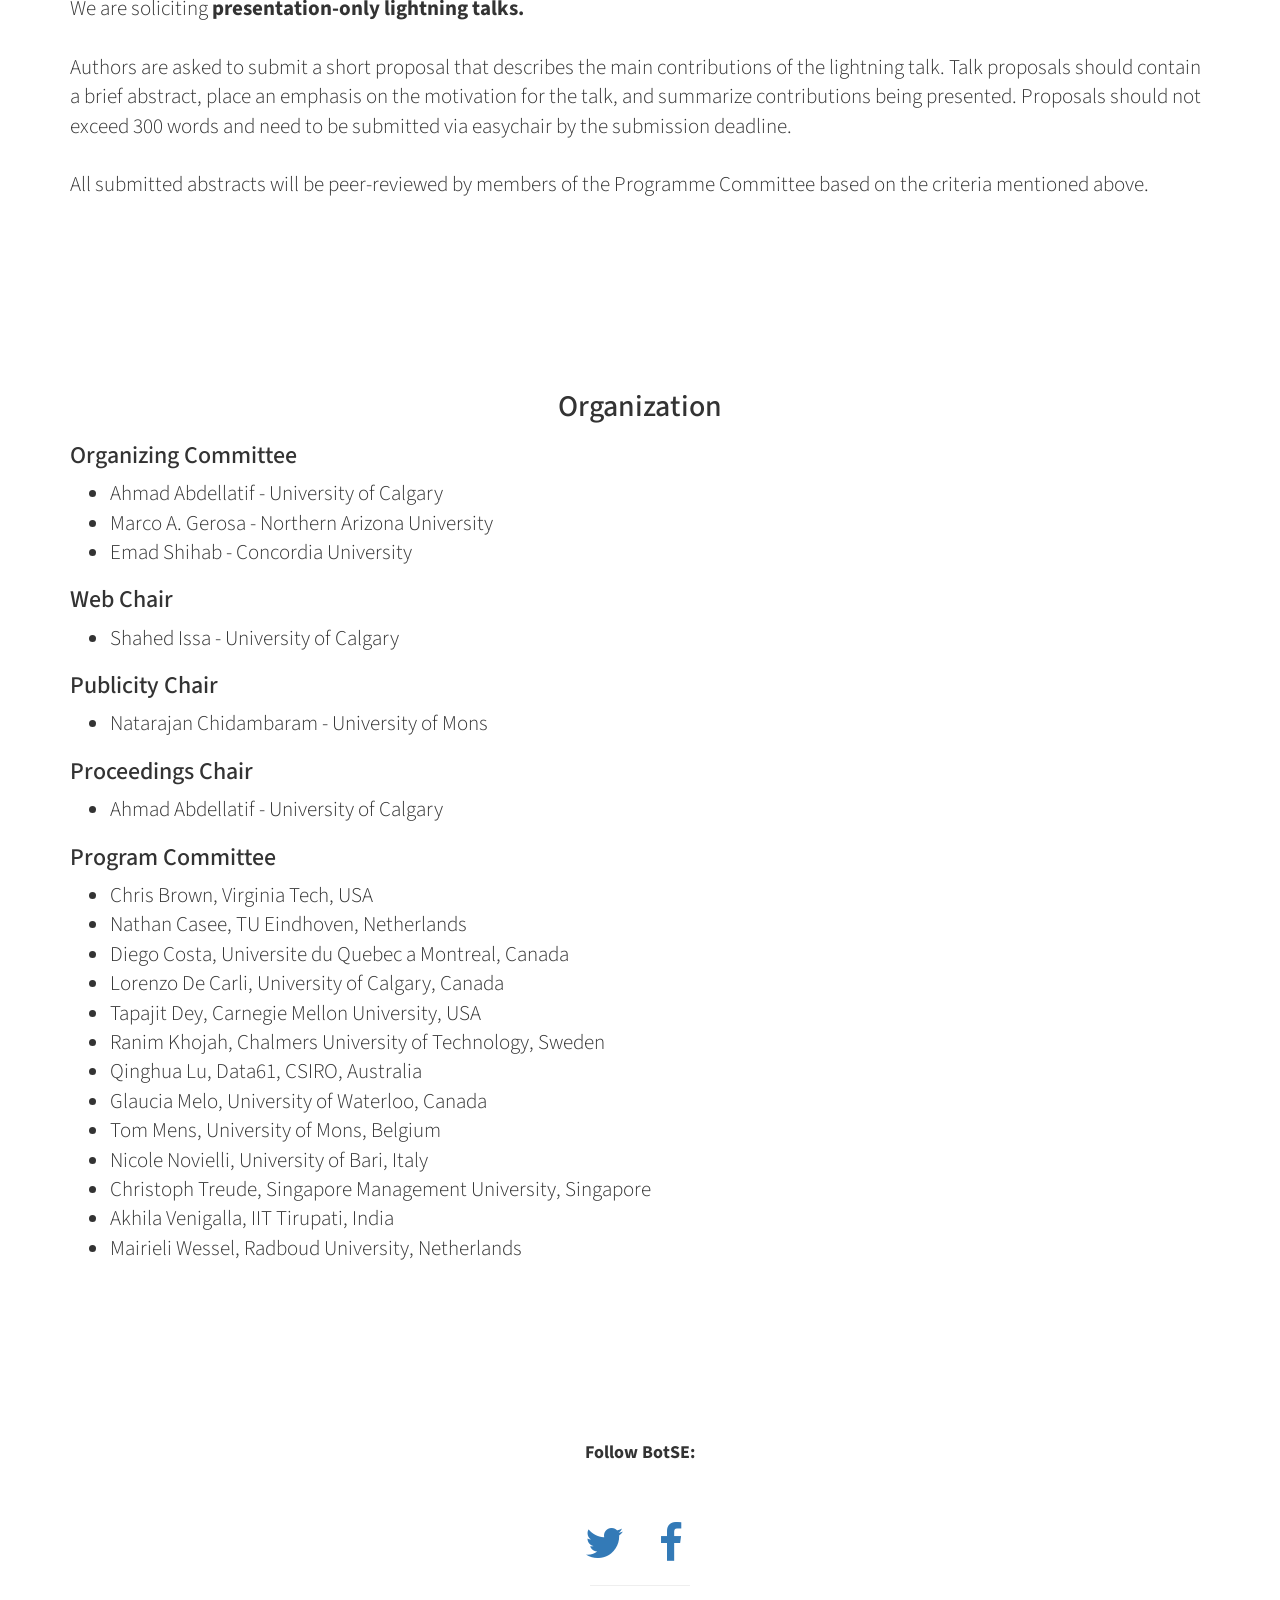
<file: 2025/index.html>
<!DOCTYPE html>
<html lang="en">

<head><meta charset="euc-jp">
	<link rel="icon" type="image/x-icon" href="img/botse_logo.png"/>
    
    <meta http-equiv="X-UA-Compatible" content="IE=edge">
    <meta name="viewport" content="width=device-width, initial-scale=1">
    <meta name="description" content="6th International Workshop on Bots in Software Engineerin">
    <meta name="author" content="">
    <title>BotSE 2025</title>
    <link href="css/bootstrap.min.css" rel="stylesheet">
    <link href="css/stylish-portfolio.css" rel="stylesheet">   
    <link href="font-awesome/css/font-awesome.min.css" rel="stylesheet" type="text/css">
    <link href="http://fonts.googleapis.com/css?family=Source+Sans+Pro:300,400,700,300italic,400italic,700italic" rel="stylesheet" type="text/css">
</head>

<body width = "device-width">   
    
    <a id="menu-toggle" href="#" class="btn btn-dark btn-lg toggle"><i class="fa fa-bars"></i></a>
    <nav id="sidebar-wrapper">
        <ul class="sidebar-nav">
            <a id="menu-close" href="#" class="btn btn-custom btn-lg pull-right toggle"><i class="fa fa-times"></i></a>
            <li class="sidebar-brand">
                <a href="#top"  onclick = $("#menu-close").click(); >BotSE 2025</a>
            </li>
            <li>
                <a href="#top" onclick = $("#menu-close").click(); >Keynote Speaker</a>
            </li>
            <li>
                <a href="#accepted" onclick = $("#menu-close").click(); >Program</a>
            </li>
            <li>
                <a href="#Registration" onclick = $("#menu-close").click(); >Registration</a>
            </li>
            <li>
                <a href="#papers" onclick = $("#menu-close").click(); >About BotSE</a>
            </li>
            <li>
                <a href="#papers" onclick = $("#menu-close").click(); >Call for Papers</a>
            </li>
            <li>
                <a href="#dates" onclick = $("#menu-close").click(); >Important Dates</a>
            </li>
            <li>
                <a href="#submission" onclick = $("#menu-close").click(); >How to Submit</a>
            </li>
            <li>
                <a href="#talk" onclick = $("#menu-close").click(); >Lighting Talks</a>
            </li>
            <li>
                <a href="#organization" onclick = $("#menu-close").click(); >Organization</a>
            </li>
            <li>
                <a href="https://botse.github.io/2023/" >BotSE 2023</a>
            </li>
            <li>
                <a href="https://botse.github.io/2022/" >BotSE 2022</a>
            </li>
            <li>
                <a href="https://botse.github.io/2021/" >BotSE 2021</a>
            </li>
            <li>
                <a href="https://botse.github.io/2020/" >BotSE 2020</a>
            </li>
            <li>
                <a href="https://botse.github.io/2019/" >BotSE 2019</a>
            </li>
            <!-- <li>
                <a href="2016/" onclick = $("#menu-close").click(); >Previous Editions</a>
            </li> -->
        </ul>
    </nav>

    <header id="top" class="header">
        <div class="text-vertical-horizontal-center">
        <img align="left" style="display: block; max-width:400px; max-height:400px; width: auto; height: auto;" src="img/botse_logo.png">
        <h1 align="text-center" style="font-size: 60px;padding-top: 5%;"> <b>6th International Workshop on </br>Bots in Software Engineering</b> </h1>
         <h2>Ottawa, Canada <br> In conjunction with ICSE 2025</h2> 
         <h3>April 27, 2025</h3> 
        </br>
         
        </div>
    </header>

    <section id="papersAd" style="background-color: #F7306A">
        <div class="container">
            <div class="row">
                <div class="col-lg-12">
                    <h4 class="text-center">Check out our <a style="color: #333333" href="http://papers.botse.org">Repository for Bot-Related Research Papers</a> </h4>
                </div>
            </div>
        </div>
    </section>
    

    <section id="keynotes" class="about">
        <div class="container">
            <div class="row">
                <div class="col-lg-12">
                    <h2 class="text-center">Keynote Speaker</h2>
                        <div align="middle" width="100%">
                            
                            <img style="display: block; width:255px; height: 340px;" src="img/keynote1.jpg">
                        </div>
                        <h2 class="text-center">Suhaib Mujahid</h2>

                        <p class="lead"> Effective bots don’t just automate — they integrate. At Mozilla, we built bots that help developers do more with less friction, but the path to getting there involved far more than just scripting tasks. This talk focuses on what it really takes to build useful bots in software engineering: understanding human workflows, designing with context, and adding guardrails to avoid disasters. If you’ve ever shipped a bot that got ignored (or caused chaos), this keynote shares hard-earned lessons from the field — what works, what doesn’t, and why.<br> <br>

                            <strong>About the speaker:</strong> Suhaib Mujahid is a Staff Machine Learning Engineer at Mozilla. In his role, he leads projects aimed at addressing software engineering challenges. He also focuses on bridging the gap between innovative research and practical software engineering processes. Dr. Mujahid received his PhD in software engineering from Concordia University (Canada) in 2021, where his focus was on Mining Software Repositories, Software Ecosystems, Release Engineering, and Machine Learning on Code.
                    </p>
                </div>
            </div>
        </div>  
    </section>


    <section id="program" class="about">
        <div class="container">
            <div class="row">
                <div class="col-lg-12">
                    <h2 class="text-center">Program </h2>
                    <div class="lead"> 
                        <p class="text-center"></p>
                    </div>
                    <h4><span style="color:crimson">09:00 - 10:15 </span><b>Opening and Keynote</b></h4>
                    <ul class="lead">
                        <li><span style="color:crimson">09:00 - 09:15 </span>Opening</li> </br>
                        <li><span style="color:crimson">09:15 - 10:15 </span>Keynote - Beyond Automation: Building Bots That Actually Help <br> <font size="4">Suhaib Mujahid</font></li> </br>
                    </ul>
                    <br>                    
                    <h4><span style="color:crimson">11:00 - 12:15 </span><b>Session 1: Bots in Open Source and Development Practices</b></h4>
                    <ul class="lead">
                        <li><span style="color:crimson">11:00 - 11:15 </span>Observing bots in the wild: A quantitative analysis of a large open-source ecosystem <br> <font size="4">Natarajan Chidambaram and Tom Mens</font></li> </br>
                        <li><span style="color:crimson">11:15 - 11:30 </span>The Secret Life of Bots in Pull Requests: An Empirical Study based on Apache Projects <br> <font size="4">Chenhao Wei, Lu Xiao, Yutong Zhao and Ting Liao</font></li> </br>
                        <li><span style="color:crimson">11:30 - 11:45 </span>A Bot Identification Model and Tool Based on GitHub Activity Sequences <br> <font size="4">Natarajan Chidambaram , Alexandre Decan and Tom Mens</font></li> </br>
                        <li><span style="color:crimson">11:45 - 12:00 </span>GZoltarAction: A Fault Localization Bot for GitHub Repositories <br> <font size="4">Hugo Paiva, Jose Campos and Rui Abreu</font></li> </br>
                        <li><span style="color:crimson">12:00 - 12:15 </span>Invited: Opportunities and Challenges of Software Engineering Bots: A Forward-Looking Analysis <br> <font size="4">Glaucia Melo</font></li> </br>
                    </ul>
                    <br>
                    <h4><span style="color:crimson">14:00 - 15:30 </span><b>Session 2: Collaborative and Educational Use of Bots</b></h4>
                    <ul class="lead">
                        <li><span style="color:crimson">14:00 - 15:00 </span>Panel Discussion The Evolving Role of Bots/Chatbots in Software Engineering<br> <font size="4">Tom Mens, Glaucia Melo, Igor Steinmacher, and Mairieli Wessel</font></li> </br>
                        <li><span style="color:crimson">15:00 - 15:15 </span>Towards a Framework for Multi-Bot Collaboration <br> <font size="4">Alberto Mimbrero, José A. Parejo, Pablo Fernández, Miguel Romero-Arjona and Sergio Segura</font></li> </br>
                        <li><span style="color:crimson">15:15 - 15:30 </span>ResearchBot: Bridging the Gap between Academic Research and Practical Programming Communities <br> <font size="4">Sahar Farzanehpour, Swetha Rajeev, Huayu Liang, Ritvik Prabhu and Chris Brown</font></li> </br>
                        <li><span style="color:crimson">15:30 - 15:45 </span>Supporting Brainstorming Activities with Bots in Software Engineering Education <br> <font size="4">Juan Carlos Farah, Jérémy La Scala, Sandy Ingram and Denis Gillet</font></li> </br>
                    </ul>
                    <br>
                    <h4><span style="color:crimson">16:00 - 17:15 </span><b>Session 3: Evaluating and Improving Bot Impact</b></h4>
                    <ul class="lead">
                        <li><span style="color:crimson">16:00 - 16:15 </span>Towards a Newcomers Dataset to Assess Conversational Agent’s Efficacy in Mentoring Newcomers<br> <font size="4">Misan Etchie, Hunter Beach, Katia Felizardo and Igor Steinmacher</font></li> </br>
                        <li><span style="color:crimson">16:15 - 16:30 </span>Invited: Bot-Driven Development: From Simple Automation to Autonomous Software Development Bots<br> <font size="4">Christoph Treude and Christopher M. Poskitt</font></li> </br>
                        <li><span style="color:crimson">16:30 - 16:45 </span>Bridging HCI and AI Research for the Evaluation of Conversational SE Assistants<br> <font size="4">Jonan Richards and Mairieli Wessel</font></li> </br>
                        <li><span style="color:crimson">16:45 - 17:00 </span>Invited: Reducing Alert Fatigue via AI-Assisted Negotiation: A Case for Dependabot<br> <font size="4">Raula Gaikovina Kula</font></li> </br>
                    </ul>

                    <h4><span style="color:crimson">17:00 - 17:15 </span><b>Closing Ceremony</b></h4>

                </div>
            </div>
        </div>
    </section>

    
    <section id="papers" class="about">
        <div class="container">
            <div class="row">
                <div class="col-lg-12">
                    <h2 class="text-center">Call for Papers
                        <br>
                        International Workshop on Bots in Software Engineering
                        <br>
                        (BotSE)
                    </h2>
                    <div class="lead"> 
                        <p class="text-center"></p>
                    </div>
                    <p class="lead">
                        Bots (short for software robots) are software applications that perform often repetitive or simple tasks. In particular, social and chat bots interacting with humans are a recent research topic. Similarly, bots can be used to automate many tasks that are performed by software practitioners and teams in their day-to-day work. Recent work argue that bots can save developers' time and significantly increase productivity. Therefore, the goal of this one-day workshop is to bring together software engineering researchers and practitioners to discuss the opportunities and challenges of bots in software engineering. We solicit <b>4-page work in progress papers, position papers, and experience reports.</b> Work in progress papers are expected to describe new research results and make contributions to the body knowledge in the area. Position papers are expected to discuss controversial issues in the field, or describe interesting or thought provoking ideas that are not yet fully developed. Experience reports are expected to describe experiences with (amongst other things) the development, deployment, and maintenance of bot-based systems in the software engineering domain. All submissions will be reviewed by at least three program committee members. Accepted submissions will be invited to give a talk to present their findings. Submissions may address issues along the general themes, including but not limited, to the following topics:

                    <ul class="lead">
                        <li> Using bots to derive software requirements and documentation </li>
                        <li> Using bots in the context of the reliability, quality, safety, security, privacy and trustworthiness of software systems </li>
                        <li> Using bots to support software continuous integration, deployment and delivery </li>
                        <li> Using bots to enhance and support software testing & maintenance </li>
                        <li> Supporting and answering developer questions using bots </li>
                        <li> Issues related to the use of, or research on, SE bots (e.g. privacy, ethical, human-computer interaction) </li>
                        <li> Practical experiences in developing bots </li>
                        <li> Experiences on using bot frameworks in software systems </li>
                    </p>
                    </ul>
                </div>
            </div>
            
        </div>
    
    </section>

    <!-- <section id="accepted-papers" class="about">
        <div class="container">
            <div class="row">
                <div class="col-lg-12">
                    <h2 class="text-center">Accepted Papers</h2>
                    <ul class="lead">
                        <li>
                            <span style="font-size: 1.2em;">Bridging HCI and AI Research for the Evaluation of Conversational SE Assistants</span><br>
                            <small>Jonan Richards and Mairieli Wessel</small>
                        </li>
                        <li>
                            <span style="font-size: 1.2em;">Towards a Newcomers Dataset to Assess Conversational Agent's Efficacy in Mentoring Newcomers</span><br>
                            <small>Misan Etchie, Hunter Beach, Katia Felizardo, and Igor Steinmacher</small>
                        </li>
                        <li>
                            <span style="font-size: 1.2em;">The Secret Life of Bots in Pull Requests: An Empirical Study Based on Apache Projects</span><br>
                            <small>Chenhao Wei, Lu Xiao, Yutong Zhao, and Ting Liao</small>
                        </li>
                        <li>
                            <span style="font-size: 1.2em;">Supporting Brainstorming Activities with Bots in Software Engineering Education</span><br>
                            <small>Juan Carlos Farah, Jérémy La Scala, Sandy Ingram, and Denis Gillet</small>
                        </li>
                        <li>
                            <span style="font-size: 1.2em;">GZoltarAction: A Fault Localization Bot for GitHub Repositories</span><br>
                            <small>Hugo Paiva, Jose Campos, and Rui Abreu</small>
                        </li>
                        <li>
                            <span style="font-size: 1.2em;">Towards a Framework for Multi-Bot Collaboration</span><br>
                            <small>Alberto Mimbrero, José A. Parejo, Pablo Fernández, Miguel Romero-Arjona, and Sergio Segura</small>
                        </li>
                        <li>
                            <span style="font-size: 1.2em;">Observing Bots in the Wild: A Quantitative Analysis of a Large Open Source Ecosystem</span><br>
                            <small>Natarajan Chidambaram and Tom Mens</small>
                        </li>
                        <li>
                            <span style="font-size: 1.2em;">ResearchBot: Bridging the Gap Between Academic Research and Practical Programming Communities</span><br>
                            <small>Sahar Farzanepour, Swetha Rajeev, Huayu Liang, Ritvik Prabhu, and Chris Brown</small>
                        </li>
                    </ul>
                </div>
            </div>
        </div>
    </section> -->
    
 
    <section id="dates" class="about">
        <div class="container">
            <div class="row">
                <div class="col-lg-12">
                    <h2 class="text-center">Important Dates</h2>
                                            <p class="lead">All deadlines are firm at the Anywhere on Earth (AoE):</p>

                        <ul class="lead">
                            
                        <!-- <li>Submission Deadline: 11 November 2024 </li> -->
                        <!-- <li>Lightning Talks Submission Deadline: 15 November 2024 </li> -->
                        <li>Submission Deadline: 18 November 2024 (Updated)</li>
                        <li>Lightning talks submission deadline: 22 November 2024 (Updated)</li>
                        <li>Acceptance Notification: 1 December 2024 </li>
                        <li>Camera Ready: 5 February 2025 </li>
                        </ul>

                </div>
            </div>
        </div>

    <section id="submission" class="about">
        <div class="container">
            <div class="row">
                <div class="col-lg-12">
                    <h2 class="text-center">How to Submit (adapted from ICSE)</h2>
                    <p class="lead">
                    Submissions should be made via <a href="https://easychair.org/conferences/?conf=botse2025">easychair</a> by the submission deadline. <br><br>

                        Submission must not exceed 4 pages, including all text, figures, tables, and appendices; one additional page containing only references is permitted. 
                        
                        Each submission must conform to the IEEE conference proceedings template, specified in the IEEE Conference Proceedings Formatting Guidelines 
                        (title in 24pt font and full text in 10pt type, LaTeX users must use 
                        <span style="color:crimson">\documentclass[10pt,conference]{IEEEtran}</span>
                        without including the <span style="color:crimson">compsoc</span> or <span style="color:crimson">compsocconf</span> options).
                        For more information see here: <a href="https://www.ieee.org/conferences/publishing/templates.html">https://www.ieee.org/conferences/publishing/templates.html</a>
 
                        
                        <!--Submissions must conform to the <a href="https://www.acm.org/publications/proceedings-template">ACM Conference Proceedings Formatting Guidelines</a> and are single-blind, -->

                        <!--LaTeX users must use <span style="color:crimson">\documentclass[sigconf,review]{acmart}</span> without modifying the provided <span style="color:crimson">acmart.cls</span> and <span style="color:crimson">ACM-Reference-Format.bst</span>, and use the ACM reference format for the bibliography (i.e., <span style="color:crimson">\bibliographystyle{ACM-Reference-Format}</span>).-->

                        <!--<br><br>-->
                        <!--The submission must also comply with the <a href="http://www.acm.org/publications/policies/plagiarism_policy">ACM plagiarism policy and procedures</a>. In particular, submissions must not have been published elsewhere and must not be under review elsewhere.-->
                        <!--<br><br>-->
                        <!--If a submission is accepted, at least one author of the paper is required to attend the workshop and present the paper in person. All accepted workshop papers will be published in the proceedings by ACM.-->
                    </p>
                </div>
            </div>
        </div>  
    </section>
         
 <section id="talk" class="about">
        <div class="container">
            <div class="row">
                <div class="col-lg-12">
                    <h2 class="text-center">Proposal for lightning talks</h2>
                    <p class="lead">
                        <!--In addition to the paper submissions, we also solicit <b>presentation-only lightning talks.</b><br>Talk proposals should not exceed 300 words and need to be submitted via <a href="https://easychair.org/conferences/?conf=botse2022">easychair</a> by the submission deadline.-->
                        
                        We are soliciting <b>presentation-only lightning talks.</b><br><br>
                        Authors are asked to submit a short proposal that describes the main contributions of the lightning talk. Talk proposals should contain a brief abstract, place an emphasis on the motivation for the talk, and summarize contributions being presented. Proposals should not exceed 300 words and need to be submitted via easychair by the submission deadline.<br><br>

                        All submitted abstracts will be peer-reviewed by members of the Programme Committee based on the criteria mentioned above.

                        
                        
                    </p>
                </div>
            </div>
        </div>  
    </section>
   

       
    </section>
 
    
    <section id="organization" class="about">
        <div class="container">
            <div class="row">
                <div class="col-lg-12">
                    <h2 class="text-center">Organization</h2>

					<!--<h3>Steering Committee</h3>-->
     <!--               <ul class="lead">-->
     <!--                   <li>Stefan Wagner - University of Stuttgart</li>-->
		   <!-- 		    <li>Marco A. Gerosa - Northern Arizona University</li>-->
     <!--                   <li>Emad Shihab - Concordia University </li>-->
     <!--                   </li>-->
     <!--               </ul>-->

                    <h3>Organizing Committee</h3>
                    <ul class="lead">
                    <li>Ahmad Abdellatif - University of Calgary</li>
		            <li>Marco A. Gerosa - Northern Arizona University</li>
                    <li>Emad Shihab - Concordia University</li>
                    </ul>

                    <h3>Web Chair</h3>
                    <ul class="lead">
                        <li>
                        Shahed Issa - University of Calgary
                        </li>
                    </ul>

                    
                    <h3>Publicity Chair</h3>
                    <ul class="lead">
                    <li> Natarajan Chidambaram - University of Mons </li>
                    </ul>
                    
                    
                    <h3>Proceedings Chair</h3>
                    <ul class="lead">
                    <li>Ahmad Abdellatif - University of Calgary</li>
                    </ul>

                    
                    <h3>Program Committee</h3>
                       <ul class="lead">
                          
                          <li>Chris Brown, Virginia Tech, USA</li>
                          <li>Nathan Casee, TU Eindhoven, Netherlands</li>
                          <li>Diego Costa, Universite du Quebec a Montreal, Canada</li>
                          <li>Lorenzo De Carli, University of Calgary, Canada</li>
                          <li>Tapajit Dey, Carnegie Mellon University, USA</li>
                          <li>Ranim Khojah, Chalmers University of Technology, Sweden</li>
                          <li>Qinghua Lu, Data61, CSIRO, Australia</li>
                          <li>Glaucia Melo, University of Waterloo, Canada</li>
                          <li>Tom Mens, University of Mons, Belgium</li>
                          <li>Nicole Novielli, University of Bari, Italy</li>
                          <li>Christoph Treude, Singapore Management University, Singapore</li>
                          <li>Akhila Venigalla, IIT Tirupati, India</li>
                          <li>Mairieli Wessel, Radboud University, Netherlands</li>
                          
                          
                    </ul>
                </div>
            </div>
          
        </div>
       
    </section>
    

    <footer>
        <div class="container">
            <div class="row">
                <div class="col-lg-10 col-lg-offset-1 text-center">
                    <h4><strong>Follow BotSE:</strong>
                    </h4>
                    <p><br></p>
                    
                    <br>
                    <ul class="list-inline">
                        
                        <li>
                            <a href="https://twitter.com/BotSE_WS"><i class="fa fa-twitter fa-fw fa-3x"></i></a>
                        </li>
                        <li>
                            <a href="https://www.facebook.com/BotSEws"><i class="fa fa-facebook fa-fw fa-3x"></i></a>
                        </li>
                    </ul>
                    <hr class="small">
                    <p class="text-muted"></p>
                </div>
            </div>
        </div>
    </footer>

    <!-- jQuery -->
    <script src="js/jquery.js"></script>

    
    <script src="js/bootstrap.min.js"></script>

   
    <script>
   
    $("#menu-close").click(function(e) {
        e.preventDefault();
        $("#sidebar-wrapper").toggleClass("active");
    });

    $("#menu-toggle").click(function(e) {
        e.preventDefault();
        $("#sidebar-wrapper").toggleClass("active");
    });

    $(function() {
        $('a[href*=#]:not([href=#])').click(function() {
            if (location.pathname.replace(/^\//, '') == this.pathname.replace(/^\//, '') || location.hostname == this.hostname) {

                var target = $(this.hash);
                target = target.length ? target : $('[name=' + this.hash.slice(1) + ']');
                if (target.length) {
                    $('html,body').animate({
                        scrollTop: target.offset().top
                    }, 1000);
                    return false;
                }
            }
        });
    });
    </script>

</body>

</html>
</file>
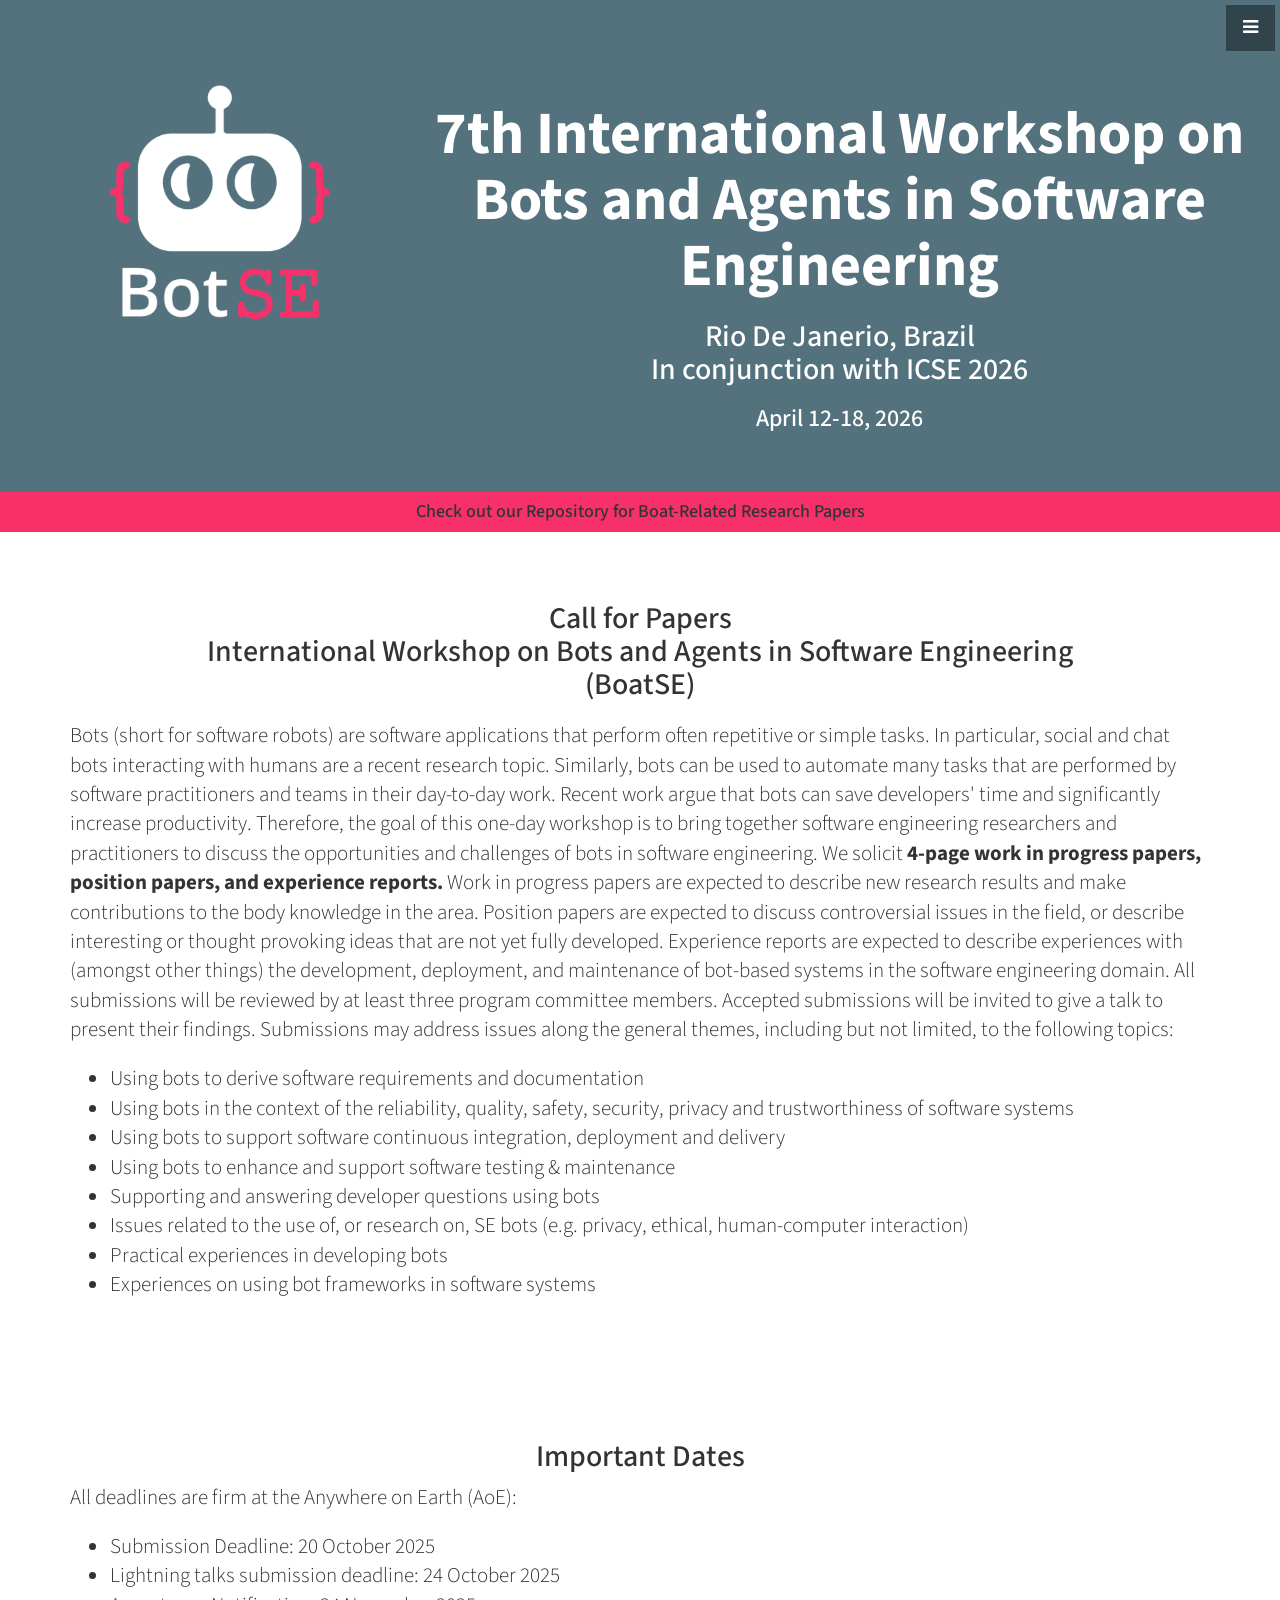
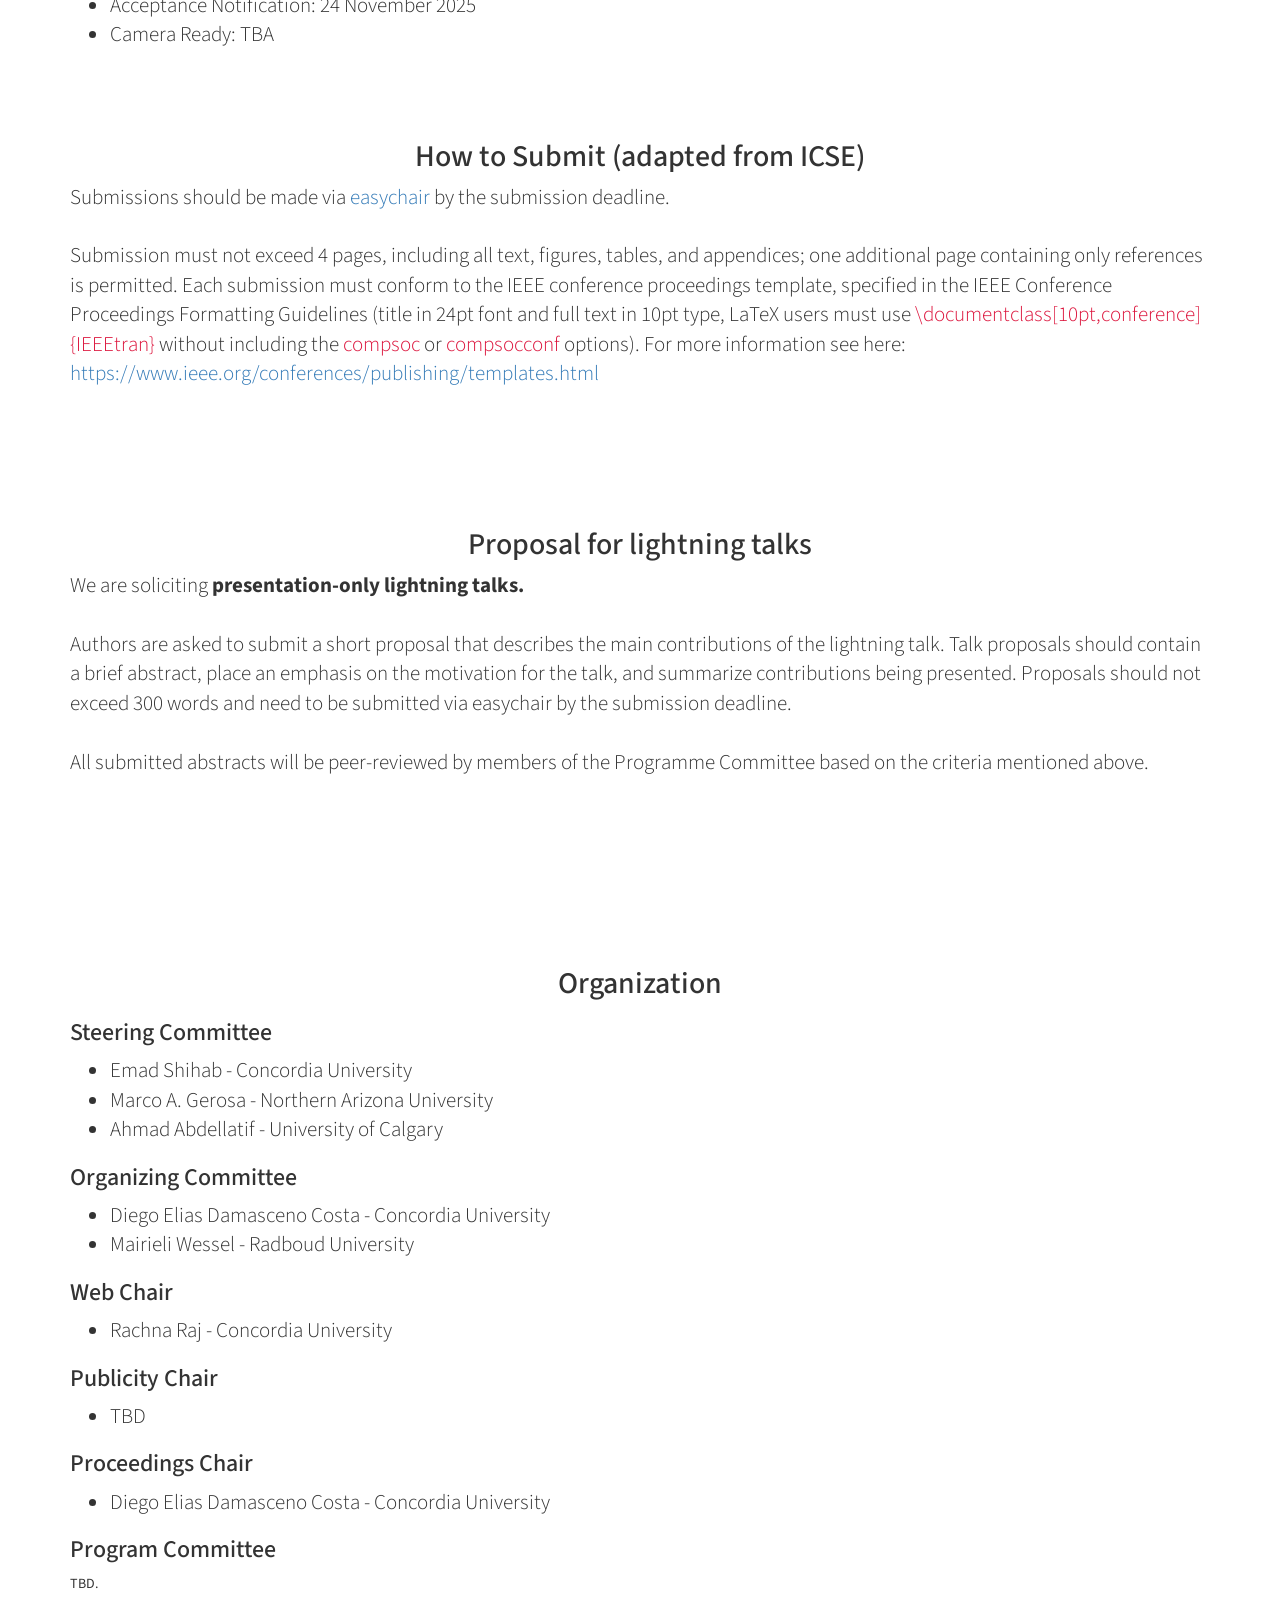
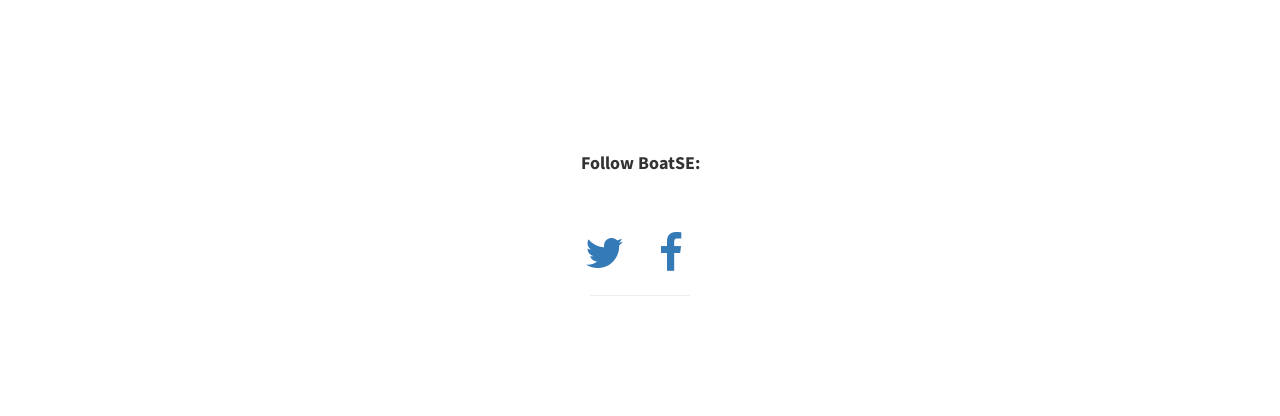
<file: 2026/index.html>
<!DOCTYPE html>
<html lang="en">

<head><meta charset="euc-jp">
	<link rel="icon" type="image/x-icon" href="img/botse_logo.png"/>
    
    <meta http-equiv="X-UA-Compatible" content="IE=edge">
    <meta name="viewport" content="width=device-width, initial-scale=1">
    <meta name="description" content="7th International Workshop on Bots and Agents in Software Engineerin">
    <meta name="author" content="">
    <title>BoatSE 2026</title>
    <link href="css/bootstrap.min.css" rel="stylesheet">
    <link href="css/stylish-portfolio.css" rel="stylesheet">   
    <link href="font-awesome/css/font-awesome.min.css" rel="stylesheet" type="text/css">
    <link href="http://fonts.googleapis.com/css?family=Source+Sans+Pro:300,400,700,300italic,400italic,700italic" rel="stylesheet" type="text/css">
</head>

<body width = "device-width">   
    
    <a id="menu-toggle" href="#" class="btn btn-dark btn-lg toggle"><i class="fa fa-bars"></i></a>
    <nav id="sidebar-wrapper">
        <ul class="sidebar-nav">
            <a id="menu-close" href="#" class="btn btn-custom btn-lg pull-right toggle"><i class="fa fa-times"></i></a>
            <li class="sidebar-brand">
                <a href="#top"  onclick = $("#menu-close").click(); >BoatSE 2026</a>
            </li>
            <li>
                <a href="#top" onclick = $("#menu-close").click(); >Keynote Speaker</a>
            </li>
            <li>
                <a href="#accepted" onclick = $("#menu-close").click(); >Program</a>
            </li>
            <li>
                <a href="#Registration" onclick = $("#menu-close").click(); >Registration</a>
            </li>
            <li>
                <a href="#papers" onclick = $("#menu-close").click(); >About BoatSE</a>
            </li>
            <li>
                <a href="#papers" onclick = $("#menu-close").click(); >Call for Papers</a>
            </li>
            <li>
                <a href="#dates" onclick = $("#menu-close").click(); >Important Dates</a>
            </li>
            <li>
                <a href="#submission" onclick = $("#menu-close").click(); >How to Submit</a>
            </li>
            <li>
                <a href="#talk" onclick = $("#menu-close").click(); >Lighting Talks</a>
            </li>
            <li>
                <a href="#organization" onclick = $("#menu-close").click(); >Organization</a>
            </li>
            <li>
                <a href="https://botse.github.io/2025/" >BotSE 2025</a>
            </li>
            <li>
                <a href="https://botse.github.io/2023/" >BotSE 2023</a>
            </li>
            <li>
                <a href="https://botse.github.io/2022/" >BotSE 2022</a>
            </li>
            <li>
                <a href="https://botse.github.io/2021/" >BotSE 2021</a>
            </li>
            <li>
                <a href="https://botse.github.io/2020/" >BotSE 2020</a>
            </li>
            <li>
                <a href="https://botse.github.io/2019/" >BotSE 2019</a>
            </li>
            <!-- <li>
                <a href="2016/" onclick = $("#menu-close").click(); >Previous Editions</a>
            </li> -->
        </ul>
    </nav>

    <header id="top" class="header">
        <div class="text-vertical-horizontal-center">
        <img align="left" style="display: block; max-width:400px; max-height:400px; width: auto; height: auto;" src="img/botse_logo.png">
        <h1 align="text-center" style="font-size: 60px;padding-top: 5%;"> <b>7th International Workshop on </br>Bots and Agents in Software Engineering</b> </h1>
         <h2>Rio De Janerio, Brazil <br> In conjunction with ICSE 2026</h2> 
         <h3>April 12-18, 2026</h3> 
        </br>
         
        </div>
    </header>

    <section id="papersAd" style="background-color: #F7306A">
        <div class="container">
            <div class="row">
                <div class="col-lg-12">
                    <h4 class="text-center">Check out our <a style="color: #333333" href="http://papers.botse.org">Repository for Boat-Related Research Papers</a> </h4>
                </div>
            </div>
        </div>
    </section>
    



    
    <section id="papers" class="about">
        <div class="container">
            <div class="row">
                <div class="col-lg-12">
                    <h2 class="text-center">Call for Papers
                        <br>
                        International Workshop on Bots and Agents in Software Engineering
                        <br>
                        (BoatSE)
                    </h2>
                    <div class="lead"> 
                        <p class="text-center"></p>
                    </div>
                    <p class="lead">
                        Bots (short for software robots) are software applications that perform often repetitive or simple tasks. In particular, social and chat bots interacting with humans are a recent research topic. Similarly, bots can be used to automate many tasks that are performed by software practitioners and teams in their day-to-day work. Recent work argue that bots can save developers' time and significantly increase productivity. Therefore, the goal of this one-day workshop is to bring together software engineering researchers and practitioners to discuss the opportunities and challenges of bots in software engineering. We solicit <b>4-page work in progress papers, position papers, and experience reports.</b> Work in progress papers are expected to describe new research results and make contributions to the body knowledge in the area. Position papers are expected to discuss controversial issues in the field, or describe interesting or thought provoking ideas that are not yet fully developed. Experience reports are expected to describe experiences with (amongst other things) the development, deployment, and maintenance of bot-based systems in the software engineering domain. All submissions will be reviewed by at least three program committee members. Accepted submissions will be invited to give a talk to present their findings. Submissions may address issues along the general themes, including but not limited, to the following topics:

                    <ul class="lead">
                        <li> Using bots to derive software requirements and documentation </li>
                        <li> Using bots in the context of the reliability, quality, safety, security, privacy and trustworthiness of software systems </li>
                        <li> Using bots to support software continuous integration, deployment and delivery </li>
                        <li> Using bots to enhance and support software testing & maintenance </li>
                        <li> Supporting and answering developer questions using bots </li>
                        <li> Issues related to the use of, or research on, SE bots (e.g. privacy, ethical, human-computer interaction) </li>
                        <li> Practical experiences in developing bots </li>
                        <li> Experiences on using bot frameworks in software systems </li>
                    </p>
                    </ul>
                </div>
            </div>
            
        </div>
    
    </section>

    <!-- <section id="accepted-papers" class="about">
        <div class="container">
            <div class="row">
                <div class="col-lg-12">
                    <h2 class="text-center">Accepted Papers</h2>
                    <ul class="lead">
                        <li>
                            <span style="font-size: 1.2em;">Bridging HCI and AI Research for the Evaluation of Conversational SE Assistants</span><br>
                            <small>Jonan Richards and Mairieli Wessel</small>
                        </li>
                        <li>
                            <span style="font-size: 1.2em;">Towards a Newcomers Dataset to Assess Conversational Agent's Efficacy in Mentoring Newcomers</span><br>
                            <small>Misan Etchie, Hunter Beach, Katia Felizardo, and Igor Steinmacher</small>
                        </li>
                        <li>
                            <span style="font-size: 1.2em;">The Secret Life of Bots in Pull Requests: An Empirical Study Based on Apache Projects</span><br>
                            <small>Chenhao Wei, Lu Xiao, Yutong Zhao, and Ting Liao</small>
                        </li>
                        <li>
                            <span style="font-size: 1.2em;">Supporting Brainstorming Activities with Bots in Software Engineering Education</span><br>
                            <small>Juan Carlos Farah, Jérémy La Scala, Sandy Ingram, and Denis Gillet</small>
                        </li>
                        <li>
                            <span style="font-size: 1.2em;">GZoltarAction: A Fault Localization Bot for GitHub Repositories</span><br>
                            <small>Hugo Paiva, Jose Campos, and Rui Abreu</small>
                        </li>
                        <li>
                            <span style="font-size: 1.2em;">Towards a Framework for Multi-Bot Collaboration</span><br>
                            <small>Alberto Mimbrero, José A. Parejo, Pablo Fernández, Miguel Romero-Arjona, and Sergio Segura</small>
                        </li>
                        <li>
                            <span style="font-size: 1.2em;">Observing Bots in the Wild: A Quantitative Analysis of a Large Open Source Ecosystem</span><br>
                            <small>Natarajan Chidambaram and Tom Mens</small>
                        </li>
                        <li>
                            <span style="font-size: 1.2em;">ResearchBot: Bridging the Gap Between Academic Research and Practical Programming Communities</span><br>
                            <small>Sahar Farzanepour, Swetha Rajeev, Huayu Liang, Ritvik Prabhu, and Chris Brown</small>
                        </li>
                    </ul>
                </div>
            </div>
        </div>
    </section> -->
    
 
    <section id="dates" class="about">
        <div class="container">
            <div class="row">
                <div class="col-lg-12">
                    <h2 class="text-center">Important Dates</h2>
                                            <p class="lead">All deadlines are firm at the Anywhere on Earth (AoE):</p>

                        <ul class="lead">
                            
                        <!-- <li>Submission Deadline: 11 November 2024 </li> -->
                        <!-- <li>Lightning Talks Submission Deadline: 15 November 2024 </li> -->
                        <li>Submission Deadline: 20 October 2025</li>
                        <li>Lightning talks submission deadline: 24 October 2025</li>
                        <li>Acceptance Notification: 24 November 2025 </li>
                        <li>Camera Ready: TBA </li>
                        </ul>

                </div>
            </div>
        </div>

    <section id="submission" class="about">
        <div class="container">
            <div class="row">
                <div class="col-lg-12">
                    <h2 class="text-center">How to Submit (adapted from ICSE)</h2>
                    <p class="lead">
                    Submissions should be made via <a href="https://easychair.org/conferences/?conf=botse2026">easychair</a> by the submission deadline. <br><br>

                        Submission must not exceed 4 pages, including all text, figures, tables, and appendices; one additional page containing only references is permitted. 
                        
                        Each submission must conform to the IEEE conference proceedings template, specified in the IEEE Conference Proceedings Formatting Guidelines 
                        (title in 24pt font and full text in 10pt type, LaTeX users must use 
                        <span style="color:crimson">\documentclass[10pt,conference]{IEEEtran}</span>
                        without including the <span style="color:crimson">compsoc</span> or <span style="color:crimson">compsocconf</span> options).
                        For more information see here: <a href="https://www.ieee.org/conferences/publishing/templates.html">https://www.ieee.org/conferences/publishing/templates.html</a>
 
                        
                        <!--Submissions must conform to the <a href="https://www.acm.org/publications/proceedings-template">ACM Conference Proceedings Formatting Guidelines</a> and are single-blind, -->

                        <!--LaTeX users must use <span style="color:crimson">\documentclass[sigconf,review]{acmart}</span> without modifying the provided <span style="color:crimson">acmart.cls</span> and <span style="color:crimson">ACM-Reference-Format.bst</span>, and use the ACM reference format for the bibliography (i.e., <span style="color:crimson">\bibliographystyle{ACM-Reference-Format}</span>).-->

                        <!--<br><br>-->
                        <!--The submission must also comply with the <a href="http://www.acm.org/publications/policies/plagiarism_policy">ACM plagiarism policy and procedures</a>. In particular, submissions must not have been published elsewhere and must not be under review elsewhere.-->
                        <!--<br><br>-->
                        <!--If a submission is accepted, at least one author of the paper is required to attend the workshop and present the paper in person. All accepted workshop papers will be published in the proceedings by ACM.-->
                    </p>
                </div>
            </div>
        </div>  
    </section>
         
 <section id="talk" class="about">
        <div class="container">
            <div class="row">
                <div class="col-lg-12">
                    <h2 class="text-center">Proposal for lightning talks</h2>
                    <p class="lead">
                        <!--In addition to the paper submissions, we also solicit <b>presentation-only lightning talks.</b><br>Talk proposals should not exceed 300 words and need to be submitted via <a href="https://easychair.org/conferences/?conf=botse2022">easychair</a> by the submission deadline.-->
                        
                        We are soliciting <b>presentation-only lightning talks.</b><br><br>
                        Authors are asked to submit a short proposal that describes the main contributions of the lightning talk. Talk proposals should contain a brief abstract, place an emphasis on the motivation for the talk, and summarize contributions being presented. Proposals should not exceed 300 words and need to be submitted via easychair by the submission deadline.<br><br>

                        All submitted abstracts will be peer-reviewed by members of the Programme Committee based on the criteria mentioned above.

                        
                        
                    </p>
                </div>
            </div>
        </div>  
    </section>
   

       
    </section>
 
    
    <section id="organization" class="about">
        <div class="container">
            <div class="row">
                <div class="col-lg-12">
                    <h2 class="text-center">Organization</h2>

					<h3>Steering Committee</h3>
                    <ul class="lead">
                    <li>Emad Shihab - Concordia University </li>
                    <li>Marco A. Gerosa - Northern Arizona University</li>
                    <li>Ahmad Abdellatif - University of Calgary</li>
                  </ul>

                    <h3>Organizing Committee</h3>
                    <ul class="lead">
                    <li>Diego Elias Damasceno Costa - Concordia University</li>
		            <li>Mairieli Wessel - Radboud University</li>
                    </ul>

                    <h3>Web Chair</h3>
                    <ul class="lead">
                        <li>
                        Rachna Raj - Concordia University
                        </li>
                    </ul>

                    
                    <h3>Publicity Chair</h3>
                    <ul class="lead">
                    <li> TBD </li>
                    </ul>
                    
                    
                    <h3>Proceedings Chair</h3>
                    <ul class="lead">
                    <li>Diego Elias Damasceno Costa - Concordia University</li>
                    </ul>

                    
                    <h3>Program Committee</h3>
                    TBD.
                       <!-- <ul class="lead">
                          
                          <li>Chris Brown, Virginia Tech, USA</li>
                          <li>Nathan Casee, TU Eindhoven, Netherlands</li>
                          <li>Diego Costa, Universite du Quebec a Montreal, Canada</li>
                          <li>Lorenzo De Carli, University of Calgary, Canada</li>
                          <li>Tapajit Dey, Carnegie Mellon University, USA</li>
                          <li>Ranim Khojah, Chalmers University of Technology, Sweden</li>
                          <li>Qinghua Lu, Data61, CSIRO, Australia</li>
                          <li>Glaucia Melo, University of Waterloo, Canada</li>
                          <li>Tom Mens, University of Mons, Belgium</li>
                          <li>Nicole Novielli, University of Bari, Italy</li>
                          <li>Christoph Treude, Singapore Management University, Singapore</li>
                          <li>Akhila Venigalla, IIT Tirupati, India</li>
                          <li>Mairieli Wessel, Radboud University, Netherlands</li>
                          
                          
                    </ul>
                    
 -->                </div>
            </div>
          
        </div>
       
    </section>
    

    <footer>
        <div class="container">
            <div class="row">
                <div class="col-lg-10 col-lg-offset-1 text-center">
                    <h4><strong>Follow BoatSE:</strong>
                    </h4>
                    <p><br></p>
                    
                    <br>
                    <ul class="list-inline">
                        
                        <li>
                            <a href="https://twitter.com/BotSE_WS"><i class="fa fa-twitter fa-fw fa-3x"></i></a>
                        </li>
                        <li>
                            <a href="https://www.facebook.com/BotSEws"><i class="fa fa-facebook fa-fw fa-3x"></i></a>
                        </li>
                    </ul>
                    <hr class="small">
                    <p class="text-muted"></p>
                </div>
            </div>
        </div>
    </footer>

    <!-- jQuery -->
    <script src="js/jquery.js"></script>

    
    <script src="js/bootstrap.min.js"></script>

   
    <script>
   
    $("#menu-close").click(function(e) {
        e.preventDefault();
        $("#sidebar-wrapper").toggleClass("active");
    });

    $("#menu-toggle").click(function(e) {
        e.preventDefault();
        $("#sidebar-wrapper").toggleClass("active");
    });

    $(function() {
        $('a[href*=#]:not([href=#])').click(function() {
            if (location.pathname.replace(/^\//, '') == this.pathname.replace(/^\//, '') || location.hostname == this.hostname) {

                var target = $(this.hash);
                target = target.length ? target : $('[name=' + this.hash.slice(1) + ']');
                if (target.length) {
                    $('html,body').animate({
                        scrollTop: target.offset().top
                    }, 1000);
                    return false;
                }
            }
        });
    });
    </script>

</body>

</html>
</file>
<file: css/keynotes.css>
/* ── Keynote Speakers Section ── */

#keynotes {
  padding: 60px 20px;
  background: #f9fafc;
  font-family: Arial, sans-serif;
}

.section-title {
  font-size: 2rem;
  font-weight: bold;
  margin-bottom: 40px;
}

.cards-wrapper {
  display: flex;
  flex-wrap: wrap;
  gap: 40px;
  justify-content: center;
}

/* Card — keeps your original style */
.speaker-card {
  background: #fff;
  border-radius: 12px;
  padding: 20px;
  box-shadow: 0 6px 18px rgba(0, 0, 0, 0.08);
  text-align: center;
  flex: 1 1 45%;
}

.speaker-card img {
  display: block;
  width: 300px;
  height: auto;
  border-radius: 10px;
  margin: 0 auto 20px;
}

.speaker-card h3 {
  font-size: 2rem;
  margin-bottom: 15px;
}

/* Tabs */
.tabs {
  display: flex;
  border-bottom: 2px solid #e2e8f0;
  margin-bottom: 16px;
  gap: 4px;
}

.tab-btn {
  background: none;
  border: none;
  padding: 8px 18px;
  cursor: pointer;
  font-size: 0.9rem;
  font-weight: 600;
  color: #888;
  border-bottom: 2px solid transparent;
  margin-bottom: -2px;
  transition: color 0.2s, border-color 0.2s;
}

.tab-btn:hover {
  color: #2e6da4;
}

.tab-btn.active {
  color: #2e6da4;
  border-bottom-color: #2e6da4;
}

/* Tab content */
.tab-content {
  display: none;
  text-align: left;
}

.tab-content.active {
  display: block;
}

.tab-content p {
  font-size: 1.7rem;
  line-height: 1.8;
  color: #444;
  margin-bottom: 10px;
}

/* Talk title accent */
.talk-title {
  font-size: 1.5rem;
  font-weight: bold;
  color: #1e3a5f;
  margin-bottom: 10px;
  padding: 10px 14px;
  background: #eef4fb;
  border-left: 4px solid #2e6da4;
  border-radius: 0 6px 6px 0;
}

/* ── Keynote Tabs ── */

.tabs {
    display: flex;
    border-bottom: 2px solid #e2e8f0;
    margin-bottom: 16px;
    gap: 4px;
}

.tab-btn {
    background: none;
    border: none;
    padding: 8px 18px;
    cursor: pointer;
    font-size: 1.2rem;
    font-weight: 600;
    color: #888;
    border-bottom: 2px solid transparent;
    margin-bottom: -2px;
    transition: color 0.2s, border-color 0.2s;
}

.tab-btn:hover { color: #2e6da4; }

.tab-btn.active {
    color: #2e6da4;
    border-bottom-color: #2e6da4;
}

.tab-content { display: none; }
.tab-content.active { display: block; }

.talk-title {
    font-size: 1.5rem;
    font-weight: bold;
    color: #1e3a5f;
    margin-bottom: 10px;
    padding: 10px 14px;
    background: #eef4fb;
    border-left: 4px solid #2e6da4;
    border-radius: 0 6px 6px 0;
}


/* ── Shimmer Title ── */
/* ── Shimmer Title ── */
.shimmer-title {
    font-size: 2rem;
    font-weight: bold;
    background: linear-gradient(90deg, #1a202c 0%, #1a202c 40%, #f0c040 50%, #fff 55%, #f0c040 60%, #1a202c 70%, #1a202c 100%);
    background-size: 200% auto;
    -webkit-background-clip: text;
    -webkit-text-fill-color: transparent;
    background-clip: text;
    animation: shimmer 3s linear infinite;
    position: relative;
    display: inline-block;
}

.shimmer-title .spark {
    position: absolute;
    pointer-events: none;
    font-size: 1rem;
    -webkit-text-fill-color: #f0c040;
    animation: sparkle 1.5s ease-in-out infinite;
}

@keyframes shimmer {
    0%   { background-position: 200% center; }
    100% { background-position: -200% center; }
}

@keyframes sparkle {
    0%, 100% { opacity: 0; transform: scale(0.5) translateY(0); }
    50%       { opacity: 1; transform: scale(1.2) translateY(-8px); }
}/* ── Confetti Canvas ── */
#confetti-canvas {
    position: fixed;
    top: 0;
    left: 0;
    width: 100%;
    height: 100%;
    pointer-events: none;
    z-index: 999;
}



.tabs {
    display: flex;
    border-bottom: 2px solid #e2e8f0;
    margin-bottom: 16px;
    gap: 4px;
}

.tab-btn {
    background: none;
    border: none;
    padding: 8px 18px;
    cursor: pointer;
    font-size: 1.2rem;
    font-weight: 600;
    color: #888;
    border-bottom: 2px solid transparent;
    margin-bottom: -2px;
    transition: color 0.2s, border-color 0.2s;
}

.tab-btn:hover { color: #2e6da4; }

.tab-btn.active {
    color: #2e6da4;
    border-bottom-color: #2e6da4;
}

.tab-content { display: none; }
.tab-content.active { display: block; }

.talk-title {
    font-size: 1.5rem;
    font-weight: bold;
    color: #1e3a5f;
    margin-bottom: 10px;
    padding: 10px 14px;
    background: #eef4fb;
    border-left: 4px solid #2e6da4;
    border-radius: 0 6px 6px 0;
}

#papers-section .tab-content {
    display: block !important;
    height: auto !important;
    min-height: 100px;
}



/* ── Program Schedule ──────────────────────────────────── */
.program-session {
    border-left: 5px solid #6c757d;
    margin-bottom: 32px;
}

.program-session__header {
    background: #444;
    color: #fff;
    padding: 10px 14px;
    font-weight: bold;
    font-size: 1.1em;
}
.program-session__header span { color: #7ecfff; margin-left: 6px; }

/* Session colour variants */
.program-session--industrial { border-left-color: #e07b39; }
.program-session--industrial .program-session__header { background: #c0622a; }

.program-session--bots { border-left-color: #5b8dd9; }
.program-session--bots .program-session__header { background: #3a6ab5; }

.program-session--agents { border-left-color: #5aaa6e; }
.program-session--agents .program-session__header { background: #3a8c52; }

/* Individual items */
.program-item {
    display: flex;
    gap: 12px;
    padding: 10px 14px;
    border-bottom: 1px solid #eee;
}
.program-item:last-child { border-bottom: none; }

.program-item__time {
    min-width: 50px;
    color: #888;
    font-size: 1em;
    padding-top: 2px;
    white-space: nowrap;
}
.program-item__dur {
    min-width: 36px;
    color: #aaa;
    font-size: 0.95em;
    padding-top: 3px;
    white-space: nowrap;
}
.program-item__body { flex: 1; }

.program-item__title { font-weight: 600; font-size: 1.05em; color: #222; }
.program-item__title a { color: #1a6fa8; text-decoration: none; }
.program-item__title a:hover { text-decoration: underline; }
.program-item__title--special { color: #666; font-style: italic; font-weight: normal; }

.program-item__type { font-style: italic; color: #999; font-size: 0.92em; margin-top: 1px; }
.program-item__authors { font-size: 0.95em; color: #555; margin-top: 3px; }
</file>
<file: css/stylish-portfolio.css>
/*!
 * Start Bootstrap - Stylish Portfolio Bootstrap Theme (http://startbootstrap.com)
 * Code licensed under the Apache License v2.0.
 * For details, see http://www.apache.org/licenses/LICENSE-2.0.
 */

/* Global Styles */

html,
body {
    width: 100%;
    height: 100%;
}

body {
    font-family: "Source Sans Pro","Helvetica Neue",Helvetica,Arial,sans-serif;
}

.text-vertical-center {
    display: table-cell;
    text-align: center;
    vertical-align: middle;
}

.text-vertical-horizontal-center {
    display: table-cell;
    text-align: center;
    vertical-align: middle;
    margin: auto;
    width: 60%;
	padding-left: 20px;
	padding-right: 20px;
    padding-top: 20px;
    padding-bottom: 30px;
    color: #fff;
    align-items: center;
}

.text-vertical-center h1 {
    margin: 0;
    padding: 0;
    font-size: 4.5em;
    font-weight: 700;
}

/* Custom Button Styles */

.btn-dark {
    border-radius: 0;
    color: #fff;
    background-color: rgba(0,0,0,0.4);
}

.btn-dark:hover,
.btn-dark:focus,
.btn-dark:active {
    color: #fff;
    background-color: rgba(0,0,0,0.7);
}

.btn-light {
    border-radius: 0;
    color: #333;
    background-color: rgb(255,255,255);
}

.btn-custom:hover {
    color: #337AB7;
    background-color: rgba(255,255,255,0.2);
}

.btn-light:hover,
.btn-light:focus,
.btn-light:active {
    color: #333;
    background-color: rgba(255,255,255,0.8);
}

/* Custom Horizontal Rule */

hr.small {
    max-width: 100px;
}

/* Side Menu */

#sidebar-wrapper {
    z-index: 1000;
    position: fixed;
    right: 0;
    width: 250px;
    height: 100%;
    margin-right: -250px;
    overflow-y: auto;
    background: #222;
    -webkit-transition: all 0.4s ease 0s;
    -moz-transition: all 0.4s ease 0s;
    -ms-transition: all 0.4s ease 0s;
    -o-transition: all 0.4s ease 0s;
    transition: all 0.4s ease 0s;
}

.sidebar-nav {
    position: absolute;
    top: 0;
    width: 250px;
    margin: 0;
    padding: 0;
    list-style: none;
}

.sidebar-nav li {
    text-indent: 20px;
    line-height: 40px;
}

.sidebar-nav li a {
    display: block;
    text-decoration: none;
    color: #999;
}

.sidebar-nav li a:hover {
    text-decoration: none;
    color: #fff;
    background: rgba(255,255,255,0.2);
}

.sidebar-nav li a:active,
.sidebar-nav li a:focus {
    text-decoration: none;
}

.sidebar-nav > .sidebar-brand {
    height: 55px;
    font-size: 18px;
    line-height: 55px;
}

.sidebar-nav > .sidebar-brand a {
    color: #999;
}

.sidebar-nav > .sidebar-brand a:hover {
    color: #fff;
    background: none;
}

#menu-toggle {
    z-index: 1;
    position: fixed;
    top: 0;
    right: 0;
}

#sidebar-wrapper.active {
    right: 250px;
    width: 250px;
    -webkit-transition: all 0.4s ease 0s;
    -moz-transition: all 0.4s ease 0s;
    -ms-transition: all 0.4s ease 0s;
    -o-transition: all 0.4s ease 0s;
    transition: all 0.4s ease 0s;
}

.toggle {
    margin: 5px 5px 0 0;
}

/* Header */


.header {
    display: table;
    position: relative;
    width: 100%;
    /*min-height: 833px;*/
    /*background: url(../img/bot.png) no-repeat center center scroll;*/
    background-color: #54727D;
    -webkit-background-size: cover;
    -moz-background-size: cover;
    background-size: cover;
    -o-background-size: cover;
}

.panel-transparent {
    background: rgba(0, 0, 0, 0.4)!important;
}
/* About */

.about {
    padding: 50px 0;
}

/* Services */

.services {
    padding: 50px 0;
}

.service-item {
    margin-bottom: 30px;
}

/* Callout */

.callout {
    display: table;
    width: 100%;
    height: 400px;
    color: #fff;
    background: url(../img/callout.jpg) no-repeat center center scroll;
    -webkit-background-size: cover;
    -moz-background-size: cover;
    background-size: cover;
    -o-background-size: cover;
}

/* Portfolio */

.portfolio {
    padding: 50px 0;
}

.portfolio-item {
    margin-bottom: 30px;
}

.img-portfolio {
    margin: 0 auto;
}

.img-portfolio:hover {
    opacity: 0.8;
}

/* Call to Action */

.call-to-action {
    padding: 50px 0;
}

.call-to-action .btn {
    margin: 10px;
}

/* Map */

.map {
    height: 500px;
}

@media(max-width:768px) {
    .map {
        height: 75%;
    }
}

/* Footer */

footer {
    padding: 100px 0;
}
</file>
<file: 2019/css/stylish-portfolio.css>
/*!
 * Start Bootstrap - Stylish Portfolio Bootstrap Theme (http://startbootstrap.com)
 * Code licensed under the Apache License v2.0.
 * For details, see http://www.apache.org/licenses/LICENSE-2.0.
 */

/* Global Styles */

html,
body {
    width: 100%;
    height: 100%;
}

body {
    font-family: "Source Sans Pro","Helvetica Neue",Helvetica,Arial,sans-serif;
}

.text-vertical-center {
    display: table-cell;
    text-align: center;
    vertical-align: middle;
}

.text-vertical-horizontal-center {
    display: table-cell;
    text-align: center;
    vertical-align: middle;
    margin: auto;
    width: 60%;
	padding-left: 20px;
	padding-right: 20px;
    padding-top: 20px;
    padding-bottom: 30px;
    color: #fff;
    align-items: center;
}

.text-vertical-center h1 {
    margin: 0;
    padding: 0;
    font-size: 4.5em;
    font-weight: 700;
}

/* Custom Button Styles */

.btn-dark {
    border-radius: 0;
    color: #fff;
    background-color: rgba(0,0,0,0.4);
}

.btn-dark:hover,
.btn-dark:focus,
.btn-dark:active {
    color: #fff;
    background-color: rgba(0,0,0,0.7);
}

.btn-light {
    border-radius: 0;
    color: #333;
    background-color: rgb(255,255,255);
}

.btn-custom:hover {
    color: #337AB7;
    background-color: rgba(255,255,255,0.2);
}

.btn-light:hover,
.btn-light:focus,
.btn-light:active {
    color: #333;
    background-color: rgba(255,255,255,0.8);
}

/* Custom Horizontal Rule */

hr.small {
    max-width: 100px;
}

/* Side Menu */

#sidebar-wrapper {
    z-index: 1000;
    position: fixed;
    right: 0;
    width: 250px;
    height: 100%;
    margin-right: -250px;
    overflow-y: auto;
    background: #222;
    -webkit-transition: all 0.4s ease 0s;
    -moz-transition: all 0.4s ease 0s;
    -ms-transition: all 0.4s ease 0s;
    -o-transition: all 0.4s ease 0s;
    transition: all 0.4s ease 0s;
}

.sidebar-nav {
    position: absolute;
    top: 0;
    width: 250px;
    margin: 0;
    padding: 0;
    list-style: none;
}

.sidebar-nav li {
    text-indent: 20px;
    line-height: 40px;
}

.sidebar-nav li a {
    display: block;
    text-decoration: none;
    color: #999;
}

.sidebar-nav li a:hover {
    text-decoration: none;
    color: #fff;
    background: rgba(255,255,255,0.2);
}

.sidebar-nav li a:active,
.sidebar-nav li a:focus {
    text-decoration: none;
}

.sidebar-nav > .sidebar-brand {
    height: 55px;
    font-size: 18px;
    line-height: 55px;
}

.sidebar-nav > .sidebar-brand a {
    color: #999;
}

.sidebar-nav > .sidebar-brand a:hover {
    color: #fff;
    background: none;
}

#menu-toggle {
    z-index: 1;
    position: fixed;
    top: 0;
    right: 0;
}

#sidebar-wrapper.active {
    right: 250px;
    width: 250px;
    -webkit-transition: all 0.4s ease 0s;
    -moz-transition: all 0.4s ease 0s;
    -ms-transition: all 0.4s ease 0s;
    -o-transition: all 0.4s ease 0s;
    transition: all 0.4s ease 0s;
}

.toggle {
    margin: 5px 5px 0 0;
}

/* Header */


.header {
    display: table;
    position: relative;
    width: 100%;
    /*min-height: 833px;*/
    /*background: url(../img/bot.png) no-repeat center center scroll;*/
    background-color: #54727D;
    -webkit-background-size: cover;
    -moz-background-size: cover;
    background-size: cover;
    -o-background-size: cover;
}

.panel-transparent {
    background: rgba(0, 0, 0, 0.4)!important;
}
/* About */

.about {
    padding: 50px 0;
}

/* Services */

.services {
    padding: 50px 0;
}

.service-item {
    margin-bottom: 30px;
}

/* Callout */

.callout {
    display: table;
    width: 100%;
    height: 400px;
    color: #fff;
    background: url(../img/callout.jpg) no-repeat center center scroll;
    -webkit-background-size: cover;
    -moz-background-size: cover;
    background-size: cover;
    -o-background-size: cover;
}

/* Portfolio */

.portfolio {
    padding: 50px 0;
}

.portfolio-item {
    margin-bottom: 30px;
}

.img-portfolio {
    margin: 0 auto;
}

.img-portfolio:hover {
    opacity: 0.8;
}

/* Call to Action */

.call-to-action {
    padding: 50px 0;
}

.call-to-action .btn {
    margin: 10px;
}

/* Map */

.map {
    height: 500px;
}

@media(max-width:768px) {
    .map {
        height: 75%;
    }
}

/* Footer */

footer {
    padding: 100px 0;
}
</file>
<file: 2020/css/stylish-portfolio.css>
/*!
 * Start Bootstrap - Stylish Portfolio Bootstrap Theme (http://startbootstrap.com)
 * Code licensed under the Apache License v2.0.
 * For details, see http://www.apache.org/licenses/LICENSE-2.0.
 */

/* Global Styles */

html,
body {
    width: 100%;
    height: 100%;
}

body {
    font-family: "Source Sans Pro","Helvetica Neue",Helvetica,Arial,sans-serif;
}

.text-vertical-center {
    display: table-cell;
    text-align: center;
    vertical-align: middle;
}

.text-vertical-horizontal-center {
    display: table-cell;
    text-align: center;
    vertical-align: middle;
    margin: auto;
    width: 60%;
	padding-left: 20px;
	padding-right: 20px;
    padding-top: 20px;
    padding-bottom: 30px;
    color: #fff;
    align-items: center;
}

.text-vertical-center h1 {
    margin: 0;
    padding: 0;
    font-size: 4.5em;
    font-weight: 700;
}

/* Custom Button Styles */

.btn-dark {
    border-radius: 0;
    color: #fff;
    background-color: rgba(0,0,0,0.4);
}

.btn-dark:hover,
.btn-dark:focus,
.btn-dark:active {
    color: #fff;
    background-color: rgba(0,0,0,0.7);
}

.btn-light {
    border-radius: 0;
    color: #333;
    background-color: rgb(255,255,255);
}

.btn-custom:hover {
    color: #337AB7;
    background-color: rgba(255,255,255,0.2);
}

.btn-light:hover,
.btn-light:focus,
.btn-light:active {
    color: #333;
    background-color: rgba(255,255,255,0.8);
}

/* Custom Horizontal Rule */

hr.small {
    max-width: 100px;
}

/* Side Menu */

#sidebar-wrapper {
    z-index: 1000;
    position: fixed;
    right: 0;
    width: 250px;
    height: 100%;
    margin-right: -250px;
    overflow-y: auto;
    background: #222;
    -webkit-transition: all 0.4s ease 0s;
    -moz-transition: all 0.4s ease 0s;
    -ms-transition: all 0.4s ease 0s;
    -o-transition: all 0.4s ease 0s;
    transition: all 0.4s ease 0s;
}

.sidebar-nav {
    position: absolute;
    top: 0;
    width: 250px;
    margin: 0;
    padding: 0;
    list-style: none;
}

.sidebar-nav li {
    text-indent: 20px;
    line-height: 40px;
}

.sidebar-nav li a {
    display: block;
    text-decoration: none;
    color: #999;
}

.sidebar-nav li a:hover {
    text-decoration: none;
    color: #fff;
    background: rgba(255,255,255,0.2);
}

.sidebar-nav li a:active,
.sidebar-nav li a:focus {
    text-decoration: none;
}

.sidebar-nav > .sidebar-brand {
    height: 55px;
    font-size: 18px;
    line-height: 55px;
}

.sidebar-nav > .sidebar-brand a {
    color: #999;
}

.sidebar-nav > .sidebar-brand a:hover {
    color: #fff;
    background: none;
}

#menu-toggle {
    z-index: 1;
    position: fixed;
    top: 0;
    right: 0;
}

#sidebar-wrapper.active {
    right: 250px;
    width: 250px;
    -webkit-transition: all 0.4s ease 0s;
    -moz-transition: all 0.4s ease 0s;
    -ms-transition: all 0.4s ease 0s;
    -o-transition: all 0.4s ease 0s;
    transition: all 0.4s ease 0s;
}

.toggle {
    margin: 5px 5px 0 0;
}

/* Header */


.header {
    display: table;
    position: relative;
    width: 100%;
    /*min-height: 833px;*/
    /*background: url(../img/bot.png) no-repeat center center scroll;*/
    background-color: #54727D;
    -webkit-background-size: cover;
    -moz-background-size: cover;
    background-size: cover;
    -o-background-size: cover;
}

.panel-transparent {
    background: rgba(0, 0, 0, 0.4)!important;
}
/* About */

.about {
    padding: 50px 0;
}

/* Services */

.services {
    padding: 50px 0;
}

.service-item {
    margin-bottom: 30px;
}

/* Callout */

.callout {
    display: table;
    width: 100%;
    height: 400px;
    color: #fff;
    background: url(../img/callout.jpg) no-repeat center center scroll;
    -webkit-background-size: cover;
    -moz-background-size: cover;
    background-size: cover;
    -o-background-size: cover;
}

/* Portfolio */

.portfolio {
    padding: 50px 0;
}

.portfolio-item {
    margin-bottom: 30px;
}

.img-portfolio {
    margin: 0 auto;
}

.img-portfolio:hover {
    opacity: 0.8;
}

/* Call to Action */

.call-to-action {
    padding: 50px 0;
}

.call-to-action .btn {
    margin: 10px;
}

/* Map */

.map {
    height: 500px;
}

@media(max-width:768px) {
    .map {
        height: 75%;
    }
}

/* Footer */

footer {
    padding: 100px 0;
}
</file>
<file: 2021/css/stylish-portfolio.css>
/*!
 * Start Bootstrap - Stylish Portfolio Bootstrap Theme (http://startbootstrap.com)
 * Code licensed under the Apache License v2.0.
 * For details, see http://www.apache.org/licenses/LICENSE-2.0.
 */

/* Global Styles */

html,
body {
    width: 100%;
    height: 100%;
}

body {
    font-family: "Source Sans Pro","Helvetica Neue",Helvetica,Arial,sans-serif;
}

.text-vertical-center {
    display: table-cell;
    text-align: center;
    vertical-align: middle;
}

.text-vertical-horizontal-center {
    display: table-cell;
    text-align: center;
    vertical-align: middle;
    margin: auto;
    width: 60%;
	padding-left: 20px;
	padding-right: 20px;
    padding-top: 20px;
    padding-bottom: 30px;
    color: #fff;
    align-items: center;
}

.text-vertical-center h1 {
    margin: 0;
    padding: 0;
    font-size: 4.5em;
    font-weight: 700;
}

/* Custom Button Styles */

.btn-dark {
    border-radius: 0;
    color: #fff;
    background-color: rgba(0,0,0,0.4);
}

.btn-dark:hover,
.btn-dark:focus,
.btn-dark:active {
    color: #fff;
    background-color: rgba(0,0,0,0.7);
}

.btn-light {
    border-radius: 0;
    color: #333;
    background-color: rgb(255,255,255);
}

.btn-custom:hover {
    color: #337AB7;
    background-color: rgba(255,255,255,0.2);
}

.btn-light:hover,
.btn-light:focus,
.btn-light:active {
    color: #333;
    background-color: rgba(255,255,255,0.8);
}

/* Custom Horizontal Rule */

hr.small {
    max-width: 100px;
}

/* Side Menu */

#sidebar-wrapper {
    z-index: 1000;
    position: fixed;
    right: 0;
    width: 250px;
    height: 100%;
    margin-right: -250px;
    overflow-y: auto;
    background: #222;
    -webkit-transition: all 0.4s ease 0s;
    -moz-transition: all 0.4s ease 0s;
    -ms-transition: all 0.4s ease 0s;
    -o-transition: all 0.4s ease 0s;
    transition: all 0.4s ease 0s;
}

.sidebar-nav {
    position: absolute;
    top: 0;
    width: 250px;
    margin: 0;
    padding: 0;
    list-style: none;
}

.sidebar-nav li {
    text-indent: 20px;
    line-height: 40px;
}

.sidebar-nav li a {
    display: block;
    text-decoration: none;
    color: #999;
}

.sidebar-nav li a:hover {
    text-decoration: none;
    color: #fff;
    background: rgba(255,255,255,0.2);
}

.sidebar-nav li a:active,
.sidebar-nav li a:focus {
    text-decoration: none;
}

.sidebar-nav > .sidebar-brand {
    height: 55px;
    font-size: 18px;
    line-height: 55px;
}

.sidebar-nav > .sidebar-brand a {
    color: #999;
}

.sidebar-nav > .sidebar-brand a:hover {
    color: #fff;
    background: none;
}

#menu-toggle {
    z-index: 1;
    position: fixed;
    top: 0;
    right: 0;
}

#sidebar-wrapper.active {
    right: 250px;
    width: 250px;
    -webkit-transition: all 0.4s ease 0s;
    -moz-transition: all 0.4s ease 0s;
    -ms-transition: all 0.4s ease 0s;
    -o-transition: all 0.4s ease 0s;
    transition: all 0.4s ease 0s;
}

.toggle {
    margin: 5px 5px 0 0;
}

/* Header */


.header {
    display: table;
    position: relative;
    width: 100%;
    /*min-height: 833px;*/
    /*background: url(../img/bot.png) no-repeat center center scroll;*/
    background-color: #54727D;
    -webkit-background-size: cover;
    -moz-background-size: cover;
    background-size: cover;
    -o-background-size: cover;
}

.panel-transparent {
    background: rgba(0, 0, 0, 0.4)!important;
}
/* About */

.about {
    padding: 50px 0;
}

/* Services */

.services {
    padding: 50px 0;
}

.service-item {
    margin-bottom: 30px;
}

/* Callout */

.callout {
    display: table;
    width: 100%;
    height: 400px;
    color: #fff;
    background: url(../img/callout.jpg) no-repeat center center scroll;
    -webkit-background-size: cover;
    -moz-background-size: cover;
    background-size: cover;
    -o-background-size: cover;
}

/* Portfolio */

.portfolio {
    padding: 50px 0;
}

.portfolio-item {
    margin-bottom: 30px;
}

.img-portfolio {
    margin: 0 auto;
}

.img-portfolio:hover {
    opacity: 0.8;
}

/* Call to Action */

.call-to-action {
    padding: 50px 0;
}

.call-to-action .btn {
    margin: 10px;
}

/* Map */

.map {
    height: 500px;
}

@media(max-width:768px) {
    .map {
        height: 75%;
    }
}

/* Footer */

footer {
    padding: 100px 0;
}
</file>
<file: 2022/css/stylish-portfolio.css>
/*!
 * Start Bootstrap - Stylish Portfolio Bootstrap Theme (http://startbootstrap.com)
 * Code licensed under the Apache License v2.0.
 * For details, see http://www.apache.org/licenses/LICENSE-2.0.
 */

/* Global Styles */

html,
body {
    width: 100%;
    height: 100%;
}

body {
    font-family: "Source Sans Pro","Helvetica Neue",Helvetica,Arial,sans-serif;
}

.text-vertical-center {
    display: table-cell;
    text-align: center;
    vertical-align: middle;
}

.text-vertical-horizontal-center {
    display: table-cell;
    text-align: center;
    vertical-align: middle;
    margin: auto;
    width: 60%;
	padding-left: 20px;
	padding-right: 20px;
    padding-top: 20px;
    padding-bottom: 30px;
    color: #fff;
    align-items: center;
}

.text-vertical-center h1 {
    margin: 0;
    padding: 0;
    font-size: 4.5em;
    font-weight: 700;
}

/* Custom Button Styles */

.btn-dark {
    border-radius: 0;
    color: #fff;
    background-color: rgba(0,0,0,0.4);
}

.btn-dark:hover,
.btn-dark:focus,
.btn-dark:active {
    color: #fff;
    background-color: rgba(0,0,0,0.7);
}

.btn-light {
    border-radius: 0;
    color: #333;
    background-color: rgb(255,255,255);
}

.btn-custom:hover {
    color: #337AB7;
    background-color: rgba(255,255,255,0.2);
}

.btn-light:hover,
.btn-light:focus,
.btn-light:active {
    color: #333;
    background-color: rgba(255,255,255,0.8);
}

/* Custom Horizontal Rule */

hr.small {
    max-width: 100px;
}

/* Side Menu */

#sidebar-wrapper {
    z-index: 1000;
    position: fixed;
    right: 0;
    width: 250px;
    height: 100%;
    margin-right: -250px;
    overflow-y: auto;
    background: #222;
    -webkit-transition: all 0.4s ease 0s;
    -moz-transition: all 0.4s ease 0s;
    -ms-transition: all 0.4s ease 0s;
    -o-transition: all 0.4s ease 0s;
    transition: all 0.4s ease 0s;
}

.sidebar-nav {
    position: absolute;
    top: 0;
    width: 250px;
    margin: 0;
    padding: 0;
    list-style: none;
}

.sidebar-nav li {
    text-indent: 20px;
    line-height: 40px;
}

.sidebar-nav li a {
    display: block;
    text-decoration: none;
    color: #999;
}

.sidebar-nav li a:hover {
    text-decoration: none;
    color: #fff;
    background: rgba(255,255,255,0.2);
}

.sidebar-nav li a:active,
.sidebar-nav li a:focus {
    text-decoration: none;
}

.sidebar-nav > .sidebar-brand {
    height: 55px;
    font-size: 18px;
    line-height: 55px;
}

.sidebar-nav > .sidebar-brand a {
    color: #999;
}

.sidebar-nav > .sidebar-brand a:hover {
    color: #fff;
    background: none;
}

#menu-toggle {
    z-index: 1;
    position: fixed;
    top: 0;
    right: 0;
}

#sidebar-wrapper.active {
    right: 250px;
    width: 250px;
    -webkit-transition: all 0.4s ease 0s;
    -moz-transition: all 0.4s ease 0s;
    -ms-transition: all 0.4s ease 0s;
    -o-transition: all 0.4s ease 0s;
    transition: all 0.4s ease 0s;
}

.toggle {
    margin: 5px 5px 0 0;
}

/* Header */


.header {
    display: table;
    position: relative;
    width: 100%;
    /*min-height: 833px;*/
    /*background: url(../img/bot.png) no-repeat center center scroll;*/
    background-color: #54727D;
    -webkit-background-size: cover;
    -moz-background-size: cover;
    background-size: cover;
    -o-background-size: cover;
}

.panel-transparent {
    background: rgba(0, 0, 0, 0.4)!important;
}
/* About */

.about {
    padding: 50px 0;
}

/* Services */

.services {
    padding: 50px 0;
}

.service-item {
    margin-bottom: 30px;
}

/* Callout */

.callout {
    display: table;
    width: 100%;
    height: 400px;
    color: #fff;
    background: url(../img/callout.jpg) no-repeat center center scroll;
    -webkit-background-size: cover;
    -moz-background-size: cover;
    background-size: cover;
    -o-background-size: cover;
}

/* Portfolio */

.portfolio {
    padding: 50px 0;
}

.portfolio-item {
    margin-bottom: 30px;
}

.img-portfolio {
    margin: 0 auto;
}

.img-portfolio:hover {
    opacity: 0.8;
}

/* Call to Action */

.call-to-action {
    padding: 50px 0;
}

.call-to-action .btn {
    margin: 10px;
}

/* Map */

.map {
    height: 500px;
}

@media(max-width:768px) {
    .map {
        height: 75%;
    }
}

/* Footer */

footer {
    padding: 100px 0;
}
</file>
<file: 2023/css/stylish-portfolio.css>
/*!
 * Start Bootstrap - Stylish Portfolio Bootstrap Theme (http://startbootstrap.com)
 * Code licensed under the Apache License v2.0.
 * For details, see http://www.apache.org/licenses/LICENSE-2.0.
 */

/* Global Styles */

html,
body {
    width: 100%;
    height: 100%;
}

body {
    font-family: "Source Sans Pro","Helvetica Neue",Helvetica,Arial,sans-serif;
}

.text-vertical-center {
    display: table-cell;
    text-align: center;
    vertical-align: middle;
}

.text-vertical-horizontal-center {
    display: table-cell;
    text-align: center;
    vertical-align: middle;
    margin: auto;
    width: 60%;
	padding-left: 20px;
	padding-right: 20px;
    padding-top: 20px;
    padding-bottom: 30px;
    color: #fff;
    align-items: center;
}

.text-vertical-center h1 {
    margin: 0;
    padding: 0;
    font-size: 4.5em;
    font-weight: 700;
}

/* Custom Button Styles */

.btn-dark {
    border-radius: 0;
    color: #fff;
    background-color: rgba(0,0,0,0.4);
}

.btn-dark:hover,
.btn-dark:focus,
.btn-dark:active {
    color: #fff;
    background-color: rgba(0,0,0,0.7);
}

.btn-light {
    border-radius: 0;
    color: #333;
    background-color: rgb(255,255,255);
}

.btn-custom:hover {
    color: #337AB7;
    background-color: rgba(255,255,255,0.2);
}

.btn-light:hover,
.btn-light:focus,
.btn-light:active {
    color: #333;
    background-color: rgba(255,255,255,0.8);
}

/* Custom Horizontal Rule */

hr.small {
    max-width: 100px;
}

/* Side Menu */

#sidebar-wrapper {
    z-index: 1000;
    position: fixed;
    right: 0;
    width: 250px;
    height: 100%;
    margin-right: -250px;
    overflow-y: auto;
    background: #222;
    -webkit-transition: all 0.4s ease 0s;
    -moz-transition: all 0.4s ease 0s;
    -ms-transition: all 0.4s ease 0s;
    -o-transition: all 0.4s ease 0s;
    transition: all 0.4s ease 0s;
}

.sidebar-nav {
    position: absolute;
    top: 0;
    width: 250px;
    margin: 0;
    padding: 0;
    list-style: none;
}

.sidebar-nav li {
    text-indent: 20px;
    line-height: 40px;
}

.sidebar-nav li a {
    display: block;
    text-decoration: none;
    color: #999;
}

.sidebar-nav li a:hover {
    text-decoration: none;
    color: #fff;
    background: rgba(255,255,255,0.2);
}

.sidebar-nav li a:active,
.sidebar-nav li a:focus {
    text-decoration: none;
}

.sidebar-nav > .sidebar-brand {
    height: 55px;
    font-size: 18px;
    line-height: 55px;
}

.sidebar-nav > .sidebar-brand a {
    color: #999;
}

.sidebar-nav > .sidebar-brand a:hover {
    color: #fff;
    background: none;
}

#menu-toggle {
    z-index: 1;
    position: fixed;
    top: 0;
    right: 0;
}

#sidebar-wrapper.active {
    right: 250px;
    width: 250px;
    -webkit-transition: all 0.4s ease 0s;
    -moz-transition: all 0.4s ease 0s;
    -ms-transition: all 0.4s ease 0s;
    -o-transition: all 0.4s ease 0s;
    transition: all 0.4s ease 0s;
}

.toggle {
    margin: 5px 5px 0 0;
}

/* Header */


.header {
    display: table;
    position: relative;
    width: 100%;
    /*min-height: 833px;*/
    /*background: url(../img/bot.png) no-repeat center center scroll;*/
    background-color: #54727D;
    -webkit-background-size: cover;
    -moz-background-size: cover;
    background-size: cover;
    -o-background-size: cover;
}

.panel-transparent {
    background: rgba(0, 0, 0, 0.4)!important;
}
/* About */

.about {
    padding: 50px 0;
}

/* Services */

.services {
    padding: 50px 0;
}

.service-item {
    margin-bottom: 30px;
}

/* Callout */

.callout {
    display: table;
    width: 100%;
    height: 400px;
    color: #fff;
    background: url(../img/callout.jpg) no-repeat center center scroll;
    -webkit-background-size: cover;
    -moz-background-size: cover;
    background-size: cover;
    -o-background-size: cover;
}

/* Portfolio */

.portfolio {
    padding: 50px 0;
}

.portfolio-item {
    margin-bottom: 30px;
}

.img-portfolio {
    margin: 0 auto;
}

.img-portfolio:hover {
    opacity: 0.8;
}

/* Call to Action */

.call-to-action {
    padding: 50px 0;
}

.call-to-action .btn {
    margin: 10px;
}

/* Map */

.map {
    height: 500px;
}

@media(max-width:768px) {
    .map {
        height: 75%;
    }
}

/* Footer */

footer {
    padding: 100px 0;
}
</file>
<file: 2025/css/stylish-portfolio.css>
/*!
 * Start Bootstrap - Stylish Portfolio Bootstrap Theme (http://startbootstrap.com)
 * Code licensed under the Apache License v2.0.
 * For details, see http://www.apache.org/licenses/LICENSE-2.0.
 */

/* Global Styles */

html,
body {
    width: 100%;
    height: 100%;
}

body {
    font-family: "Source Sans Pro","Helvetica Neue",Helvetica,Arial,sans-serif;
}

.text-vertical-center {
    display: table-cell;
    text-align: center;
    vertical-align: middle;
}

.text-vertical-horizontal-center {
    display: table-cell;
    text-align: center;
    vertical-align: middle;
    margin: auto;
    width: 60%;
	padding-left: 20px;
	padding-right: 20px;
    padding-top: 20px;
    padding-bottom: 30px;
    color: #fff;
    align-items: center;
}

.text-vertical-center h1 {
    margin: 0;
    padding: 0;
    font-size: 4.5em;
    font-weight: 700;
}

/* Custom Button Styles */

.btn-dark {
    border-radius: 0;
    color: #fff;
    background-color: rgba(0,0,0,0.4);
}

.btn-dark:hover,
.btn-dark:focus,
.btn-dark:active {
    color: #fff;
    background-color: rgba(0,0,0,0.7);
}

.btn-light {
    border-radius: 0;
    color: #333;
    background-color: rgb(255,255,255);
}

.btn-custom:hover {
    color: #337AB7;
    background-color: rgba(255,255,255,0.2);
}

.btn-light:hover,
.btn-light:focus,
.btn-light:active {
    color: #333;
    background-color: rgba(255,255,255,0.8);
}

/* Custom Horizontal Rule */

hr.small {
    max-width: 100px;
}

/* Side Menu */

#sidebar-wrapper {
    z-index: 1000;
    position: fixed;
    right: 0;
    width: 250px;
    height: 100%;
    margin-right: -250px;
    overflow-y: auto;
    background: #222;
    -webkit-transition: all 0.4s ease 0s;
    -moz-transition: all 0.4s ease 0s;
    -ms-transition: all 0.4s ease 0s;
    -o-transition: all 0.4s ease 0s;
    transition: all 0.4s ease 0s;
}

.sidebar-nav {
    position: absolute;
    top: 0;
    width: 250px;
    margin: 0;
    padding: 0;
    list-style: none;
}

.sidebar-nav li {
    text-indent: 20px;
    line-height: 40px;
}

.sidebar-nav li a {
    display: block;
    text-decoration: none;
    color: #999;
}

.sidebar-nav li a:hover {
    text-decoration: none;
    color: #fff;
    background: rgba(255,255,255,0.2);
}

.sidebar-nav li a:active,
.sidebar-nav li a:focus {
    text-decoration: none;
}

.sidebar-nav > .sidebar-brand {
    height: 55px;
    font-size: 18px;
    line-height: 55px;
}

.sidebar-nav > .sidebar-brand a {
    color: #999;
}

.sidebar-nav > .sidebar-brand a:hover {
    color: #fff;
    background: none;
}

#menu-toggle {
    z-index: 1;
    position: fixed;
    top: 0;
    right: 0;
}

#sidebar-wrapper.active {
    right: 250px;
    width: 250px;
    -webkit-transition: all 0.4s ease 0s;
    -moz-transition: all 0.4s ease 0s;
    -ms-transition: all 0.4s ease 0s;
    -o-transition: all 0.4s ease 0s;
    transition: all 0.4s ease 0s;
}

.toggle {
    margin: 5px 5px 0 0;
}

/* Header */


.header {
    display: table;
    position: relative;
    width: 100%;
    /*min-height: 833px;*/
    /*background: url(../img/bot.png) no-repeat center center scroll;*/
    background-color: #54727D;
    -webkit-background-size: cover;
    -moz-background-size: cover;
    background-size: cover;
    -o-background-size: cover;
}

.panel-transparent {
    background: rgba(0, 0, 0, 0.4)!important;
}
/* About */

.about {
    padding: 50px 0;
}

/* Services */

.services {
    padding: 50px 0;
}

.service-item {
    margin-bottom: 30px;
}

/* Callout */

.callout {
    display: table;
    width: 100%;
    height: 400px;
    color: #fff;
    background: url(../img/callout.jpg) no-repeat center center scroll;
    -webkit-background-size: cover;
    -moz-background-size: cover;
    background-size: cover;
    -o-background-size: cover;
}

/* Portfolio */

.portfolio {
    padding: 50px 0;
}

.portfolio-item {
    margin-bottom: 30px;
}

.img-portfolio {
    margin: 0 auto;
}

.img-portfolio:hover {
    opacity: 0.8;
}

/* Call to Action */

.call-to-action {
    padding: 50px 0;
}

.call-to-action .btn {
    margin: 10px;
}

/* Map */

.map {
    height: 500px;
}

@media(max-width:768px) {
    .map {
        height: 75%;
    }
}

/* Footer */

footer {
    padding: 100px 0;
}
</file>
<file: 2026/css/stylish-portfolio.css>
/*!
 * Start Bootstrap - Stylish Portfolio Bootstrap Theme (http://startbootstrap.com)
 * Code licensed under the Apache License v2.0.
 * For details, see http://www.apache.org/licenses/LICENSE-2.0.
 */

/* Global Styles */

html,
body {
    width: 100%;
    height: 100%;
}

body {
    font-family: "Source Sans Pro","Helvetica Neue",Helvetica,Arial,sans-serif;
}

.text-vertical-center {
    display: table-cell;
    text-align: center;
    vertical-align: middle;
}

.text-vertical-horizontal-center {
    display: table-cell;
    text-align: center;
    vertical-align: middle;
    margin: auto;
    width: 60%;
	padding-left: 20px;
	padding-right: 20px;
    padding-top: 20px;
    padding-bottom: 30px;
    color: #fff;
    align-items: center;
}

.text-vertical-center h1 {
    margin: 0;
    padding: 0;
    font-size: 4.5em;
    font-weight: 700;
}

/* Custom Button Styles */

.btn-dark {
    border-radius: 0;
    color: #fff;
    background-color: rgba(0,0,0,0.4);
}

.btn-dark:hover,
.btn-dark:focus,
.btn-dark:active {
    color: #fff;
    background-color: rgba(0,0,0,0.7);
}

.btn-light {
    border-radius: 0;
    color: #333;
    background-color: rgb(255,255,255);
}

.btn-custom:hover {
    color: #337AB7;
    background-color: rgba(255,255,255,0.2);
}

.btn-light:hover,
.btn-light:focus,
.btn-light:active {
    color: #333;
    background-color: rgba(255,255,255,0.8);
}

/* Custom Horizontal Rule */

hr.small {
    max-width: 100px;
}

/* Side Menu */

#sidebar-wrapper {
    z-index: 1000;
    position: fixed;
    right: 0;
    width: 250px;
    height: 100%;
    margin-right: -250px;
    overflow-y: auto;
    background: #222;
    -webkit-transition: all 0.4s ease 0s;
    -moz-transition: all 0.4s ease 0s;
    -ms-transition: all 0.4s ease 0s;
    -o-transition: all 0.4s ease 0s;
    transition: all 0.4s ease 0s;
}

.sidebar-nav {
    position: absolute;
    top: 0;
    width: 250px;
    margin: 0;
    padding: 0;
    list-style: none;
}

.sidebar-nav li {
    text-indent: 20px;
    line-height: 40px;
}

.sidebar-nav li a {
    display: block;
    text-decoration: none;
    color: #999;
}

.sidebar-nav li a:hover {
    text-decoration: none;
    color: #fff;
    background: rgba(255,255,255,0.2);
}

.sidebar-nav li a:active,
.sidebar-nav li a:focus {
    text-decoration: none;
}

.sidebar-nav > .sidebar-brand {
    height: 55px;
    font-size: 18px;
    line-height: 55px;
}

.sidebar-nav > .sidebar-brand a {
    color: #999;
}

.sidebar-nav > .sidebar-brand a:hover {
    color: #fff;
    background: none;
}

#menu-toggle {
    z-index: 1;
    position: fixed;
    top: 0;
    right: 0;
}

#sidebar-wrapper.active {
    right: 250px;
    width: 250px;
    -webkit-transition: all 0.4s ease 0s;
    -moz-transition: all 0.4s ease 0s;
    -ms-transition: all 0.4s ease 0s;
    -o-transition: all 0.4s ease 0s;
    transition: all 0.4s ease 0s;
}

.toggle {
    margin: 5px 5px 0 0;
}

/* Header */


.header {
    display: table;
    position: relative;
    width: 100%;
    /*min-height: 833px;*/
    /*background: url(../img/bot.png) no-repeat center center scroll;*/
    background-color: #54727D;
    -webkit-background-size: cover;
    -moz-background-size: cover;
    background-size: cover;
    -o-background-size: cover;
}

.panel-transparent {
    background: rgba(0, 0, 0, 0.4)!important;
}
/* About */

.about {
    padding: 50px 0;
}

/* Services */

.services {
    padding: 50px 0;
}

.service-item {
    margin-bottom: 30px;
}

/* Callout */

.callout {
    display: table;
    width: 100%;
    height: 400px;
    color: #fff;
    background: url(../img/callout.jpg) no-repeat center center scroll;
    -webkit-background-size: cover;
    -moz-background-size: cover;
    background-size: cover;
    -o-background-size: cover;
}

/* Portfolio */

.portfolio {
    padding: 50px 0;
}

.portfolio-item {
    margin-bottom: 30px;
}

.img-portfolio {
    margin: 0 auto;
}

.img-portfolio:hover {
    opacity: 0.8;
}

/* Call to Action */

.call-to-action {
    padding: 50px 0;
}

.call-to-action .btn {
    margin: 10px;
}

/* Map */

.map {
    height: 500px;
}

@media(max-width:768px) {
    .map {
        height: 75%;
    }
}

/* Footer */

footer {
    padding: 100px 0;
}
</file>
